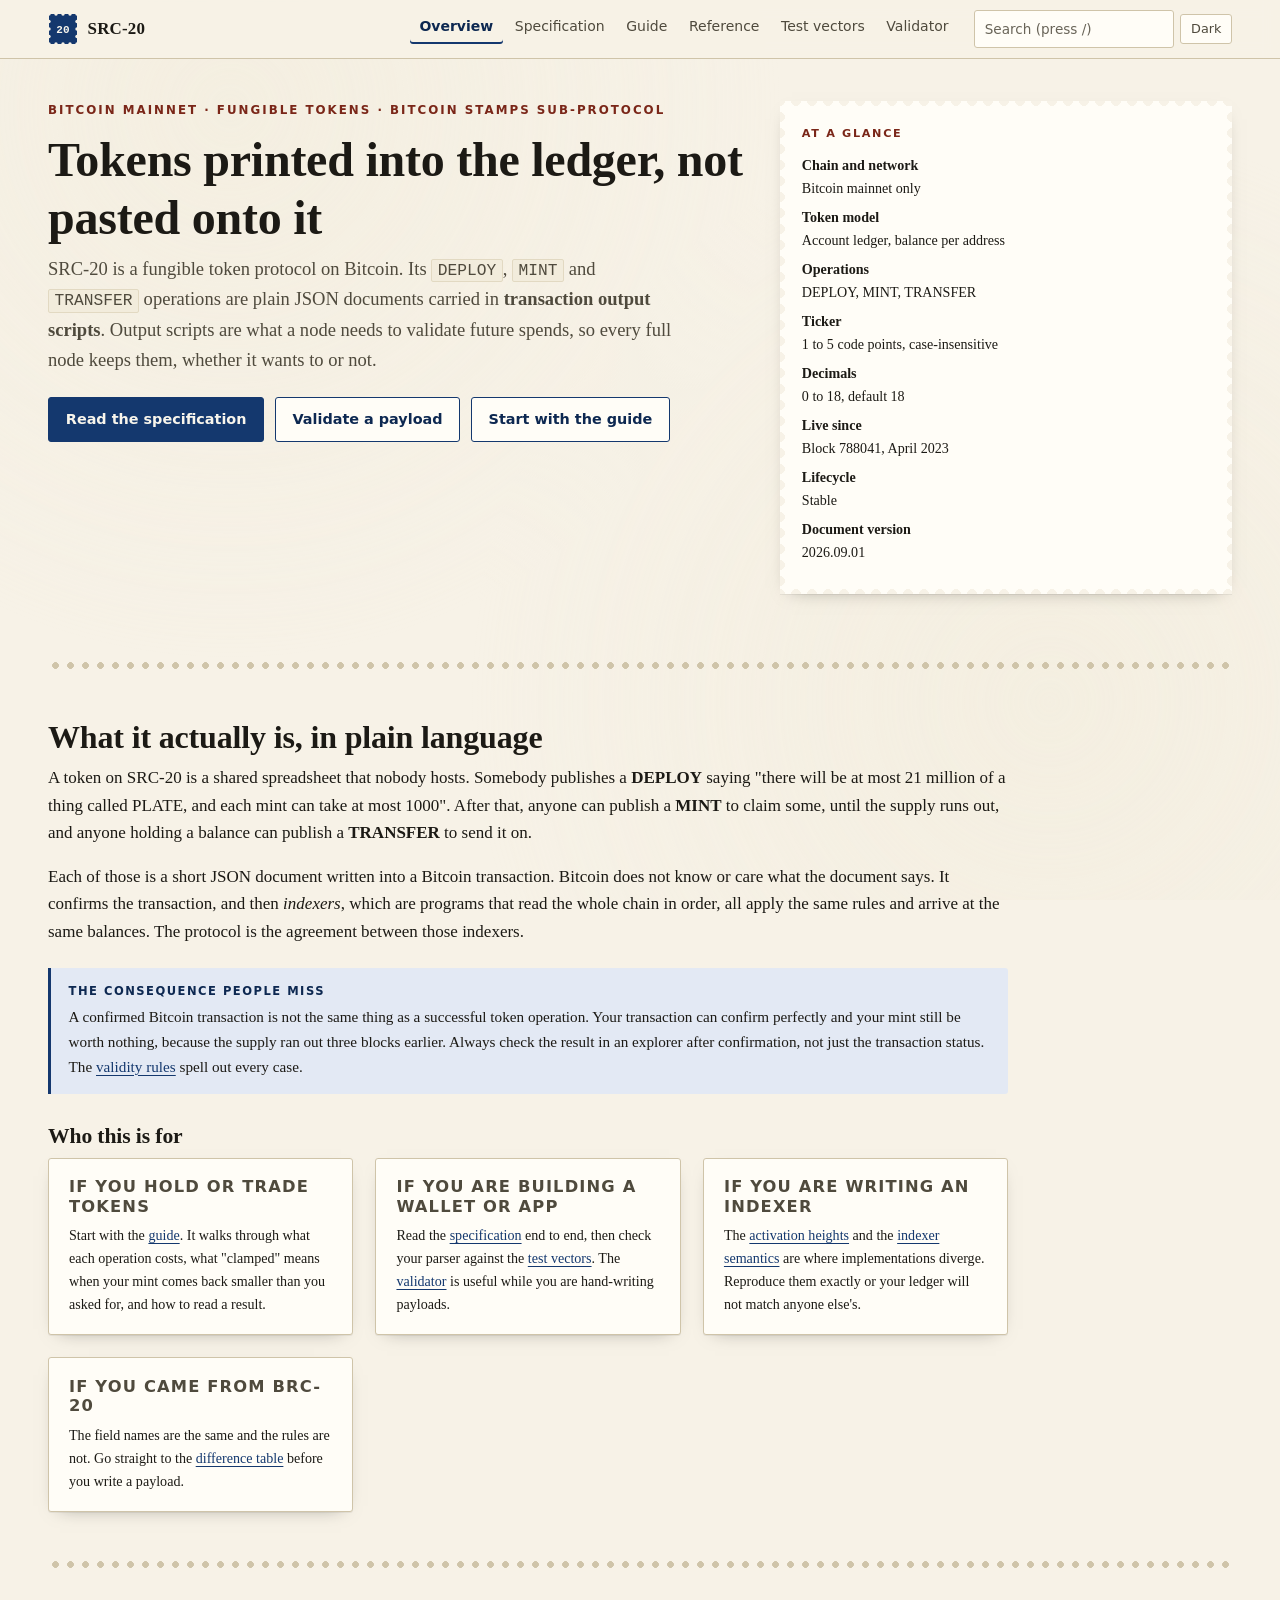
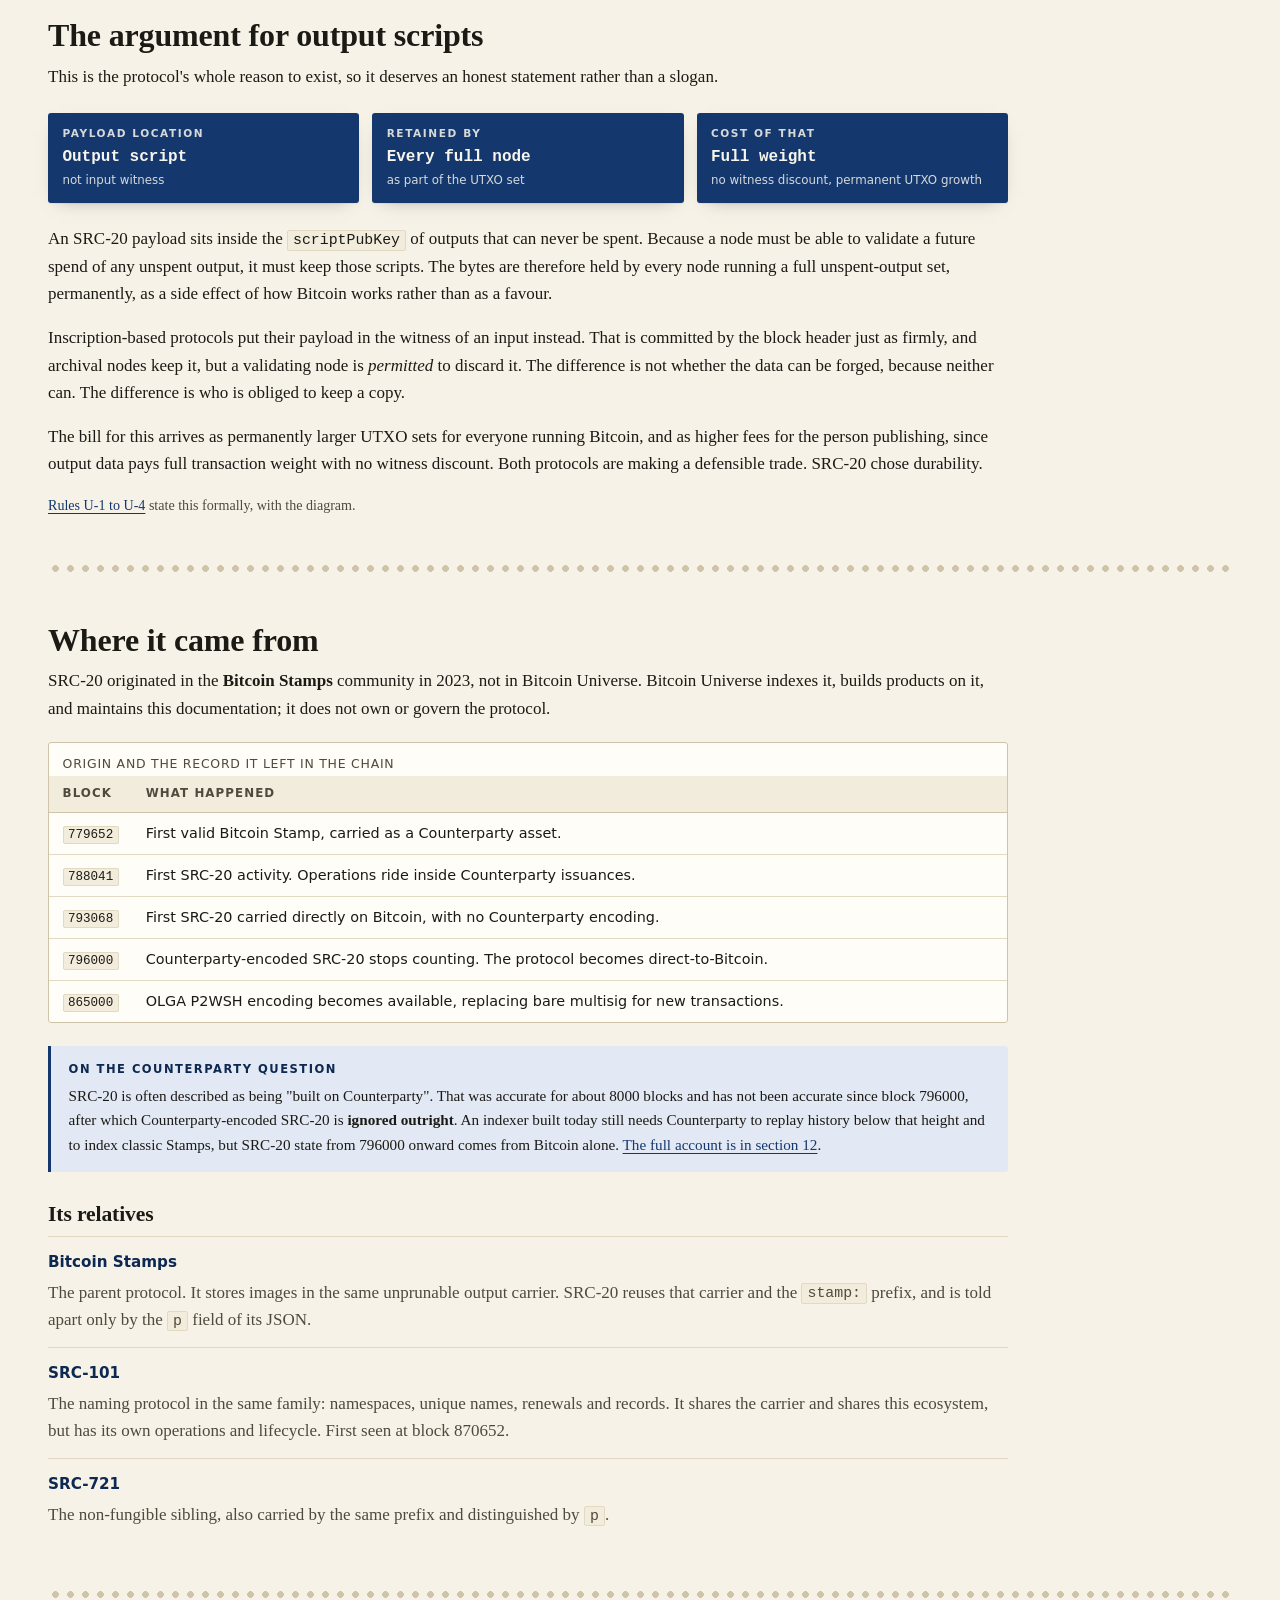
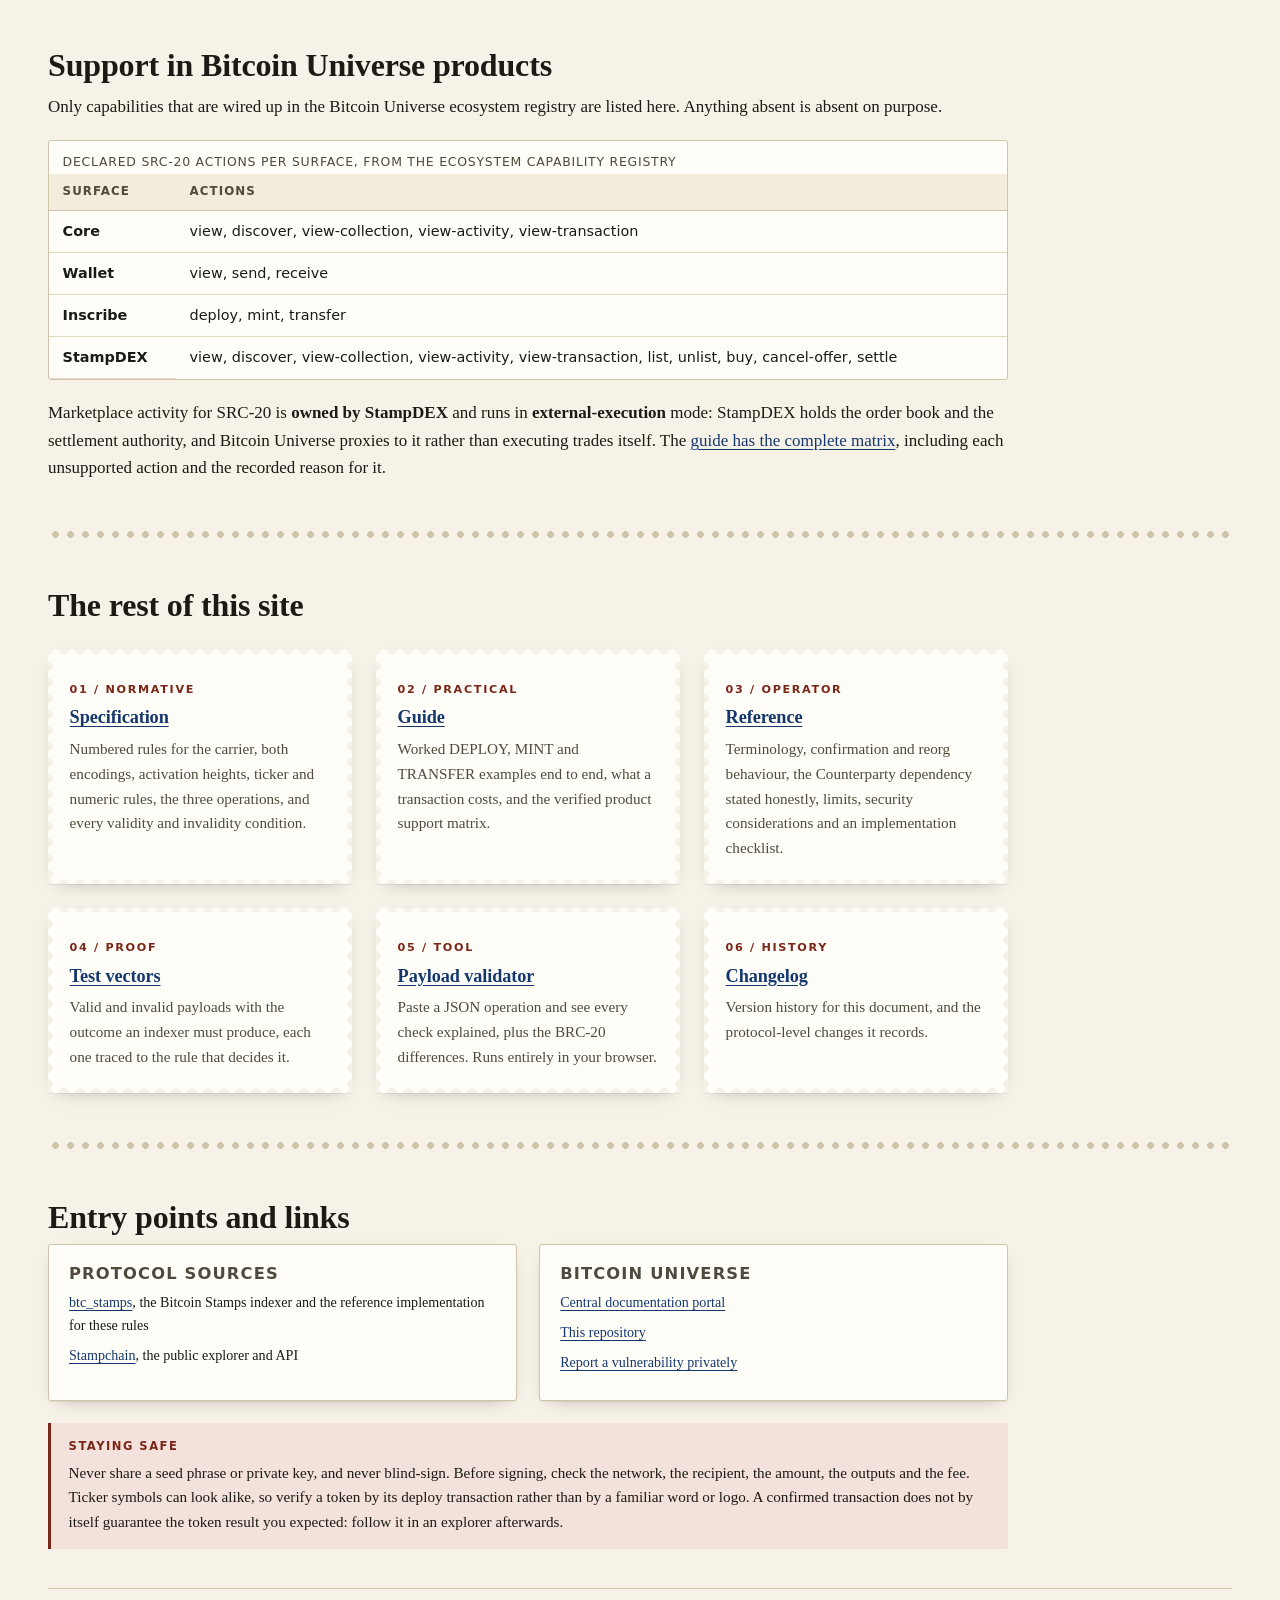
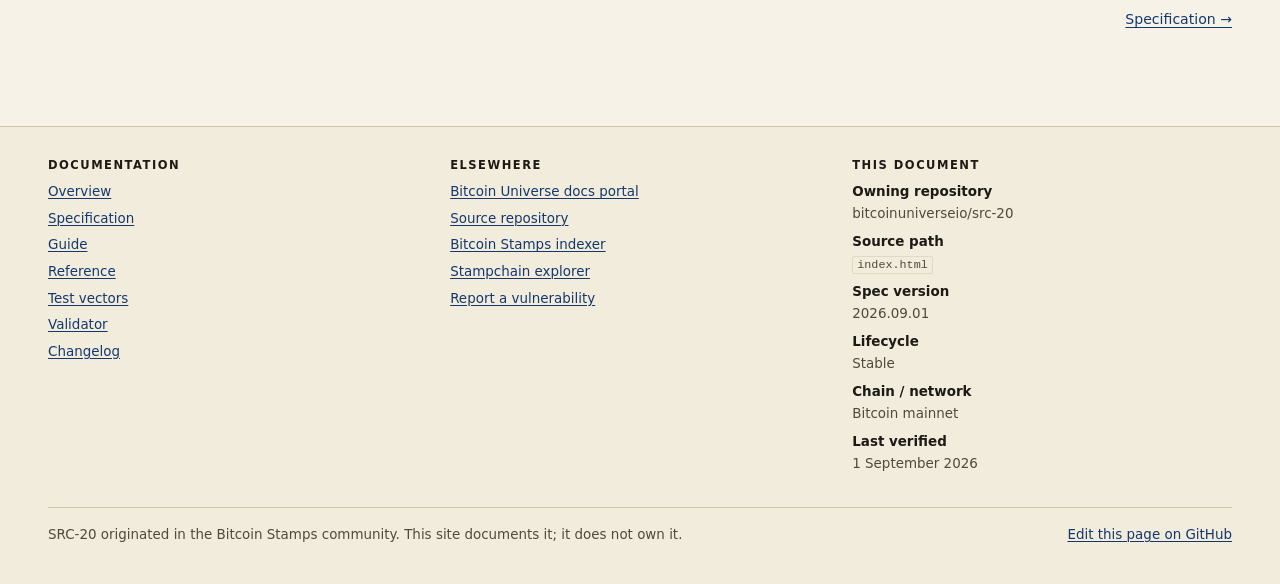
<file: index.html>
<!doctype html>
<html lang="en">
<head>
<meta charset="utf-8">
<meta name="viewport" content="width=device-width, initial-scale=1">
<title>SRC-20: fungible tokens in unprunable Bitcoin outputs</title>
<meta name="description" content="SRC-20 is a fungible token protocol on Bitcoin. Operations are JSON documents stored in transaction output scripts through the Bitcoin Stamps data carrier, so every full node keeps them. Specification, guide, reference, test vectors and a payload validator.">
<link rel="canonical" href="https://bitcoinuniverseio.github.io/src-20/">
<link rel="icon" href="assets/favicon.svg" type="image/svg+xml">
<link rel="stylesheet" href="assets/site.css">
<link rel="search-index" href="search-index.json">
<meta property="og:type" content="website">
<meta property="og:title" content="SRC-20: fungible tokens in unprunable Bitcoin outputs">
<meta property="og:description" content="The fungible token protocol built on Bitcoin Stamps. Specification, guide, reference, test vectors and a client-side payload validator.">
<meta property="og:url" content="https://bitcoinuniverseio.github.io/src-20/">
<meta property="og:image" content="https://bitcoinuniverseio.github.io/src-20/assets/og.svg">
<meta name="twitter:card" content="summary_large_image">
<script>try{var t=localStorage.getItem('src20-docs-theme');if(t==='dark'||t==='light')document.documentElement.setAttribute('data-theme',t);}catch(e){}</script>
</head>
<body>
<a class="skip-link" href="#main">Skip to content</a>

<header class="site-header">
  <div class="wrap header-inner">
    <a class="brand" href="index.html">
      <svg class="brand-mark" viewBox="0 0 30 34" aria-hidden="true" focusable="false">
        <rect x="1" y="2" width="28" height="30" rx="1" fill="var(--accent)"/>
        <g fill="var(--paper)">
          <circle cx="1" cy="2" r="1.7"/><circle cx="8" cy="2" r="1.7"/><circle cx="15" cy="2" r="1.7"/><circle cx="22" cy="2" r="1.7"/><circle cx="29" cy="2" r="1.7"/>
          <circle cx="1" cy="32" r="1.7"/><circle cx="8" cy="32" r="1.7"/><circle cx="15" cy="32" r="1.7"/><circle cx="22" cy="32" r="1.7"/><circle cx="29" cy="32" r="1.7"/>
          <circle cx="1" cy="9.5" r="1.7"/><circle cx="1" cy="17" r="1.7"/><circle cx="1" cy="24.5" r="1.7"/>
          <circle cx="29" cy="9.5" r="1.7"/><circle cx="29" cy="17" r="1.7"/><circle cx="29" cy="24.5" r="1.7"/>
        </g>
        <text x="15" y="21" text-anchor="middle" font-family="ui-monospace, Menlo, Consolas, monospace" font-size="11" font-weight="700" fill="var(--on-accent)">20</text>
      </svg>
      <span>SRC-20</span>
    </a>
    <nav class="site-nav" aria-label="Primary">
      <ul>
        <li><a href="index.html" aria-current="page">Overview</a></li>
        <li><a href="specification.html">Specification</a></li>
        <li><a href="guide.html">Guide</a></li>
        <li><a href="reference.html">Reference</a></li>
        <li><a href="vectors.html">Test vectors</a></li>
        <li><a href="validator.html">Validator</a></li>
      </ul>
    </nav>
    <div class="header-tools">
      <form class="search" id="site-search" role="search" hidden>
        <label class="visually-hidden" for="q">Search the SRC-20 documentation</label>
        <input class="search-input" id="q" type="search" placeholder="Search (press /)" autocomplete="off">
        <ul class="search-results" id="search-results" aria-live="polite"></ul>
      </form>
      <button class="theme-toggle" id="theme-toggle" type="button" hidden>Dark</button>
    </div>
  </div>
</header>

<main id="main">
  <div class="wrap">

    <div class="hero">
      <div class="hero-grid">
        <div>
          <p class="eyebrow">Bitcoin mainnet &middot; Fungible tokens &middot; Bitcoin Stamps sub-protocol</p>
          <h1>Tokens printed into the ledger, not pasted onto it</h1>
          <p class="lede">SRC-20 is a fungible token protocol on Bitcoin. Its <code>DEPLOY</code>, <code>MINT</code> and <code>TRANSFER</code> operations are plain JSON documents carried in <strong>transaction output scripts</strong>. Output scripts are what a node needs to validate future spends, so every full node keeps them, whether it wants to or not.</p>
          <div class="cta-row">
            <a class="btn btn-primary" href="specification.html">Read the specification</a>
            <a class="btn" href="validator.html">Validate a payload</a>
            <a class="btn" href="guide.html">Start with the guide</a>
          </div>
        </div>
        <div>
          <div class="stamp">
            <p class="plate-title">At a glance</p>
            <dl class="footer-meta small">
              <dt>Chain and network</dt><dd>Bitcoin mainnet only</dd>
              <dt>Token model</dt><dd>Account ledger, balance per address</dd>
              <dt>Operations</dt><dd>DEPLOY, MINT, TRANSFER</dd>
              <dt>Ticker</dt><dd>1 to 5 code points, case-insensitive</dd>
              <dt>Decimals</dt><dd>0 to 18, default 18</dd>
              <dt>Live since</dt><dd>Block 788041, April 2023</dd>
              <dt>Lifecycle</dt><dd>Stable</dd>
              <dt>Document version</dt><dd>2026.09.01</dd>
            </dl>
          </div>
        </div>
      </div>
    </div>

    <hr class="perf">

    <section class="prose-wide">
      <h2 id="plain">What it actually is, in plain language</h2>
      <p>A token on SRC-20 is a shared spreadsheet that nobody hosts. Somebody publishes a <strong>DEPLOY</strong> saying "there will be at most 21 million of a thing called PLATE, and each mint can take at most 1000". After that, anyone can publish a <strong>MINT</strong> to claim some, until the supply runs out, and anyone holding a balance can publish a <strong>TRANSFER</strong> to send it on.</p>
      <p>Each of those is a short JSON document written into a Bitcoin transaction. Bitcoin does not know or care what the document says. It confirms the transaction, and then <em>indexers</em>, which are programs that read the whole chain in order, all apply the same rules and arrive at the same balances. The protocol is the agreement between those indexers.</p>

      <div class="note">
        <span class="note-title">The consequence people miss</span>
        <p>A confirmed Bitcoin transaction is not the same thing as a successful token operation. Your transaction can confirm perfectly and your mint still be worth nothing, because the supply ran out three blocks earlier. Always check the result in an explorer after confirmation, not just the transaction status. The <a href="specification.html#validity">validity rules</a> spell out every case.</p>
      </div>

      <h3>Who this is for</h3>
      <div class="grid-2">
        <div class="panel">
          <h4>If you hold or trade tokens</h4>
          <p class="small">Start with the <a href="guide.html">guide</a>. It walks through what each operation costs, what "clamped" means when your mint comes back smaller than you asked for, and how to read a result.</p>
        </div>
        <div class="panel">
          <h4>If you are building a wallet or app</h4>
          <p class="small">Read the <a href="specification.html">specification</a> end to end, then check your parser against the <a href="vectors.html">test vectors</a>. The <a href="validator.html">validator</a> is useful while you are hand-writing payloads.</p>
        </div>
        <div class="panel">
          <h4>If you are writing an indexer</h4>
          <p class="small">The <a href="specification.html#heights">activation heights</a> and the <a href="reference.html#semantics">indexer semantics</a> are where implementations diverge. Reproduce them exactly or your ledger will not match anyone else's.</p>
        </div>
        <div class="panel">
          <h4>If you came from BRC-20</h4>
          <p class="small">The field names are the same and the rules are not. Go straight to the <a href="validator.html#brc20">difference table</a> before you write a payload.</p>
        </div>
      </div>
    </section>

    <hr class="perf">

    <section class="prose-wide">
      <h2 id="unprunable">The argument for output scripts</h2>
      <p>This is the protocol's whole reason to exist, so it deserves an honest statement rather than a slogan.</p>

      <ul class="denoms">
        <li class="denom"><span class="denom-label">Payload location</span><span class="denom-value small">Output script</span><span class="denom-note">not input witness</span></li>
        <li class="denom"><span class="denom-label">Retained by</span><span class="denom-value small">Every full node</span><span class="denom-note">as part of the UTXO set</span></li>
        <li class="denom"><span class="denom-label">Cost of that</span><span class="denom-value small">Full weight</span><span class="denom-note">no witness discount, permanent UTXO growth</span></li>
      </ul>

      <p>An SRC-20 payload sits inside the <code>scriptPubKey</code> of outputs that can never be spent. Because a node must be able to validate a future spend of any unspent output, it must keep those scripts. The bytes are therefore held by every node running a full unspent-output set, permanently, as a side effect of how Bitcoin works rather than as a favour.</p>
      <p>Inscription-based protocols put their payload in the witness of an input instead. That is committed by the block header just as firmly, and archival nodes keep it, but a validating node is <em>permitted</em> to discard it. The difference is not whether the data can be forged, because neither can. The difference is who is obliged to keep a copy.</p>
      <p>The bill for this arrives as permanently larger UTXO sets for everyone running Bitcoin, and as higher fees for the person publishing, since output data pays full transaction weight with no witness discount. Both protocols are making a defensible trade. SRC-20 chose durability.</p>
      <p class="small muted"><a href="specification.html#unprunable">Rules U-1 to U-4</a> state this formally, with the diagram.</p>
    </section>

    <hr class="perf">

    <section class="prose-wide">
      <h2 id="origin">Where it came from</h2>
      <p>SRC-20 originated in the <strong>Bitcoin Stamps</strong> community in 2023, not in Bitcoin Universe. Bitcoin Universe indexes it, builds products on it, and maintains this documentation; it does not own or govern the protocol.</p>

      <div class="table-scroll">
        <table>
          <caption>Origin and the record it left in the chain</caption>
          <thead><tr><th scope="col">Block</th><th scope="col">What happened</th></tr></thead>
          <tbody>
            <tr><td class="col-narrow"><code>779652</code></td><td>First valid Bitcoin Stamp, carried as a Counterparty asset.</td></tr>
            <tr><td class="col-narrow"><code>788041</code></td><td>First SRC-20 activity. Operations ride inside Counterparty issuances.</td></tr>
            <tr><td class="col-narrow"><code>793068</code></td><td>First SRC-20 carried directly on Bitcoin, with no Counterparty encoding.</td></tr>
            <tr><td class="col-narrow"><code>796000</code></td><td>Counterparty-encoded SRC-20 stops counting. The protocol becomes direct-to-Bitcoin.</td></tr>
            <tr><td class="col-narrow"><code>865000</code></td><td>OLGA P2WSH encoding becomes available, replacing bare multisig for new transactions.</td></tr>
          </tbody>
        </table>
      </div>

      <div class="note">
        <span class="note-title">On the Counterparty question</span>
        <p>SRC-20 is often described as being "built on Counterparty". That was accurate for about 8000 blocks and has not been accurate since block 796000, after which Counterparty-encoded SRC-20 is <strong>ignored outright</strong>. An indexer built today still needs Counterparty to replay history below that height and to index classic Stamps, but SRC-20 state from 796000 onward comes from Bitcoin alone. <a href="specification.html#counterparty">The full account is in section 12</a>.</p>
      </div>

      <h3>Its relatives</h3>
      <dl class="terms">
        <dt>Bitcoin Stamps</dt>
        <dd>The parent protocol. It stores images in the same unprunable output carrier. SRC-20 reuses that carrier and the <code>stamp:</code> prefix, and is told apart only by the <code>p</code> field of its JSON.</dd>
        <dt>SRC-101</dt>
        <dd>The naming protocol in the same family: namespaces, unique names, renewals and records. It shares the carrier and shares this ecosystem, but has its own operations and lifecycle. First seen at block 870652.</dd>
        <dt>SRC-721</dt>
        <dd>The non-fungible sibling, also carried by the same prefix and distinguished by <code>p</code>.</dd>
      </dl>
    </section>

    <hr class="perf">

    <section class="prose-wide">
      <h2 id="support">Support in Bitcoin Universe products</h2>
      <p>Only capabilities that are wired up in the Bitcoin Universe ecosystem registry are listed here. Anything absent is absent on purpose.</p>

      <div class="table-scroll">
        <table>
          <caption>Declared SRC-20 actions per surface, from the ecosystem capability registry</caption>
          <thead><tr><th scope="col">Surface</th><th scope="col">Actions</th></tr></thead>
          <tbody>
            <tr><th scope="row">Core</th><td>view, discover, view-collection, view-activity, view-transaction</td></tr>
            <tr><th scope="row">Wallet</th><td>view, send, receive</td></tr>
            <tr><th scope="row">Inscribe</th><td>deploy, mint, transfer</td></tr>
            <tr><th scope="row">StampDEX</th><td>view, discover, view-collection, view-activity, view-transaction, list, unlist, buy, cancel-offer, settle</td></tr>
          </tbody>
        </table>
      </div>

      <p>Marketplace activity for SRC-20 is <strong>owned by StampDEX</strong> and runs in <strong>external-execution</strong> mode: StampDEX holds the order book and the settlement authority, and Bitcoin Universe proxies to it rather than executing trades itself. The <a href="guide.html#support">guide has the complete matrix</a>, including each unsupported action and the recorded reason for it.</p>
    </section>

    <hr class="perf">

    <section class="prose-wide">
      <h2 id="pages">The rest of this site</h2>
      <ul class="cards">
        <li class="stamp card">
          <span class="card-index">01 / Normative</span>
          <h3><a href="specification.html">Specification</a></h3>
          <p>Numbered rules for the carrier, both encodings, activation heights, ticker and numeric rules, the three operations, and every validity and invalidity condition.</p>
        </li>
        <li class="stamp card">
          <span class="card-index">02 / Practical</span>
          <h3><a href="guide.html">Guide</a></h3>
          <p>Worked DEPLOY, MINT and TRANSFER examples end to end, what a transaction costs, and the verified product support matrix.</p>
        </li>
        <li class="stamp card">
          <span class="card-index">03 / Operator</span>
          <h3><a href="reference.html">Reference</a></h3>
          <p>Terminology, confirmation and reorg behaviour, the Counterparty dependency stated honestly, limits, security considerations and an implementation checklist.</p>
        </li>
        <li class="stamp card">
          <span class="card-index">04 / Proof</span>
          <h3><a href="vectors.html">Test vectors</a></h3>
          <p>Valid and invalid payloads with the outcome an indexer must produce, each one traced to the rule that decides it.</p>
        </li>
        <li class="stamp card">
          <span class="card-index">05 / Tool</span>
          <h3><a href="validator.html">Payload validator</a></h3>
          <p>Paste a JSON operation and see every check explained, plus the BRC-20 differences. Runs entirely in your browser.</p>
        </li>
        <li class="stamp card">
          <span class="card-index">06 / History</span>
          <h3><a href="changelog.html">Changelog</a></h3>
          <p>Version history for this document, and the protocol-level changes it records.</p>
        </li>
      </ul>
    </section>

    <hr class="perf">

    <section class="prose-wide">
      <h2 id="links">Entry points and links</h2>
      <div class="grid-2">
        <div class="panel">
          <h3 class="label-head">Protocol sources</h3>
          <ul class="linklist small">
            <li><a href="https://github.com/stampchain-io/btc_stamps">btc_stamps</a>, the Bitcoin Stamps indexer and the reference implementation for these rules</li>
            <li><a href="https://stampchain.io/">Stampchain</a>, the public explorer and API</li>
          </ul>
        </div>
        <div class="panel">
          <h3 class="label-head">Bitcoin Universe</h3>
          <ul class="linklist small">
            <li><a href="https://docs.bitcoinuniverse.io">Central documentation portal</a></li>
            <li><a href="https://github.com/bitcoinuniverseio/src-20">This repository</a></li>
            <li><a href="https://github.com/bitcoinuniverseio/src-20/security/advisories/new">Report a vulnerability privately</a></li>
          </ul>
        </div>
      </div>

      <div class="note note-warn">
        <span class="note-title">Staying safe</span>
        <p>Never share a seed phrase or private key, and never blind-sign. Before signing, check the network, the recipient, the amount, the outputs and the fee. Ticker symbols can look alike, so verify a token by its deploy transaction rather than by a familiar word or logo. A confirmed transaction does not by itself guarantee the token result you expected: follow it in an explorer afterwards.</p>
      </div>
    </section>

    <nav class="page-nav" aria-label="Page">
      <span></span>
      <a href="specification.html">Specification &rarr;</a>
    </nav>

  </div>
</main>

<footer class="site-footer">
  <div class="wrap">
    <div class="footer-grid">
      <div>
        <h2>Documentation</h2>
        <ul>
          <li><a href="index.html">Overview</a></li>
          <li><a href="specification.html">Specification</a></li>
          <li><a href="guide.html">Guide</a></li>
          <li><a href="reference.html">Reference</a></li>
          <li><a href="vectors.html">Test vectors</a></li>
          <li><a href="validator.html">Validator</a></li>
          <li><a href="changelog.html">Changelog</a></li>
        </ul>
      </div>
      <div>
        <h2>Elsewhere</h2>
        <ul>
          <li><a href="https://docs.bitcoinuniverse.io">Bitcoin Universe docs portal</a></li>
          <li><a href="https://github.com/bitcoinuniverseio/src-20">Source repository</a></li>
          <li><a href="https://github.com/stampchain-io/btc_stamps">Bitcoin Stamps indexer</a></li>
          <li><a href="https://stampchain.io/">Stampchain explorer</a></li>
          <li><a href="https://github.com/bitcoinuniverseio/src-20/security/advisories/new">Report a vulnerability</a></li>
        </ul>
      </div>
      <div>
        <h2>This document</h2>
        <dl class="footer-meta">
          <dt>Owning repository</dt><dd>bitcoinuniverseio/src-20</dd>
          <dt>Source path</dt><dd><code>index.html</code></dd>
          <dt>Spec version</dt><dd>2026.09.01</dd>
          <dt>Lifecycle</dt><dd>Stable</dd>
          <dt>Chain / network</dt><dd>Bitcoin mainnet</dd>
          <dt>Last verified</dt><dd><time datetime="2026-09-01">1 September 2026</time></dd>
        </dl>
      </div>
    </div>
    <div class="footer-bottom">
      <span>SRC-20 originated in the Bitcoin Stamps community. This site documents it; it does not own it.</span>
      <a href="https://github.com/bitcoinuniverseio/src-20/edit/main/index.html">Edit this page on GitHub</a>
    </div>
  </div>
</footer>

<script src="assets/site.js" defer></script>
</body>
</html>
</file>
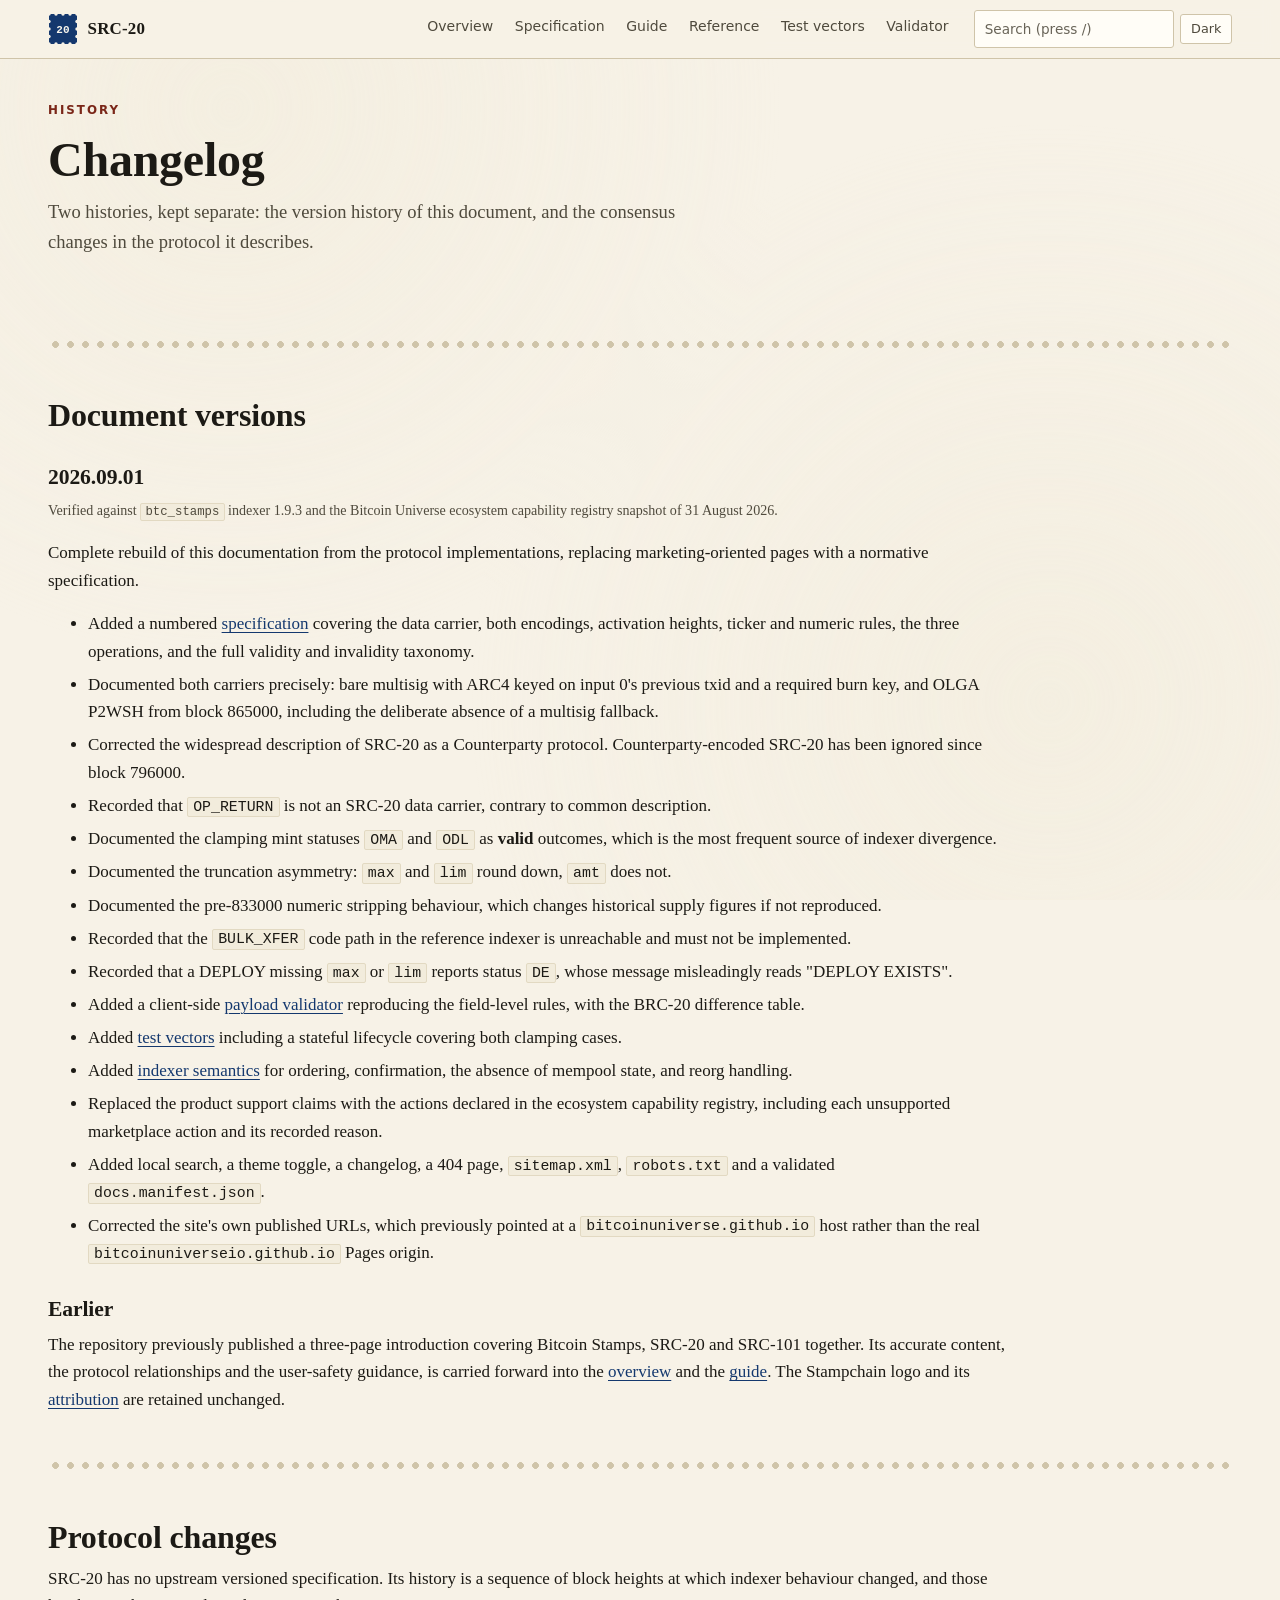
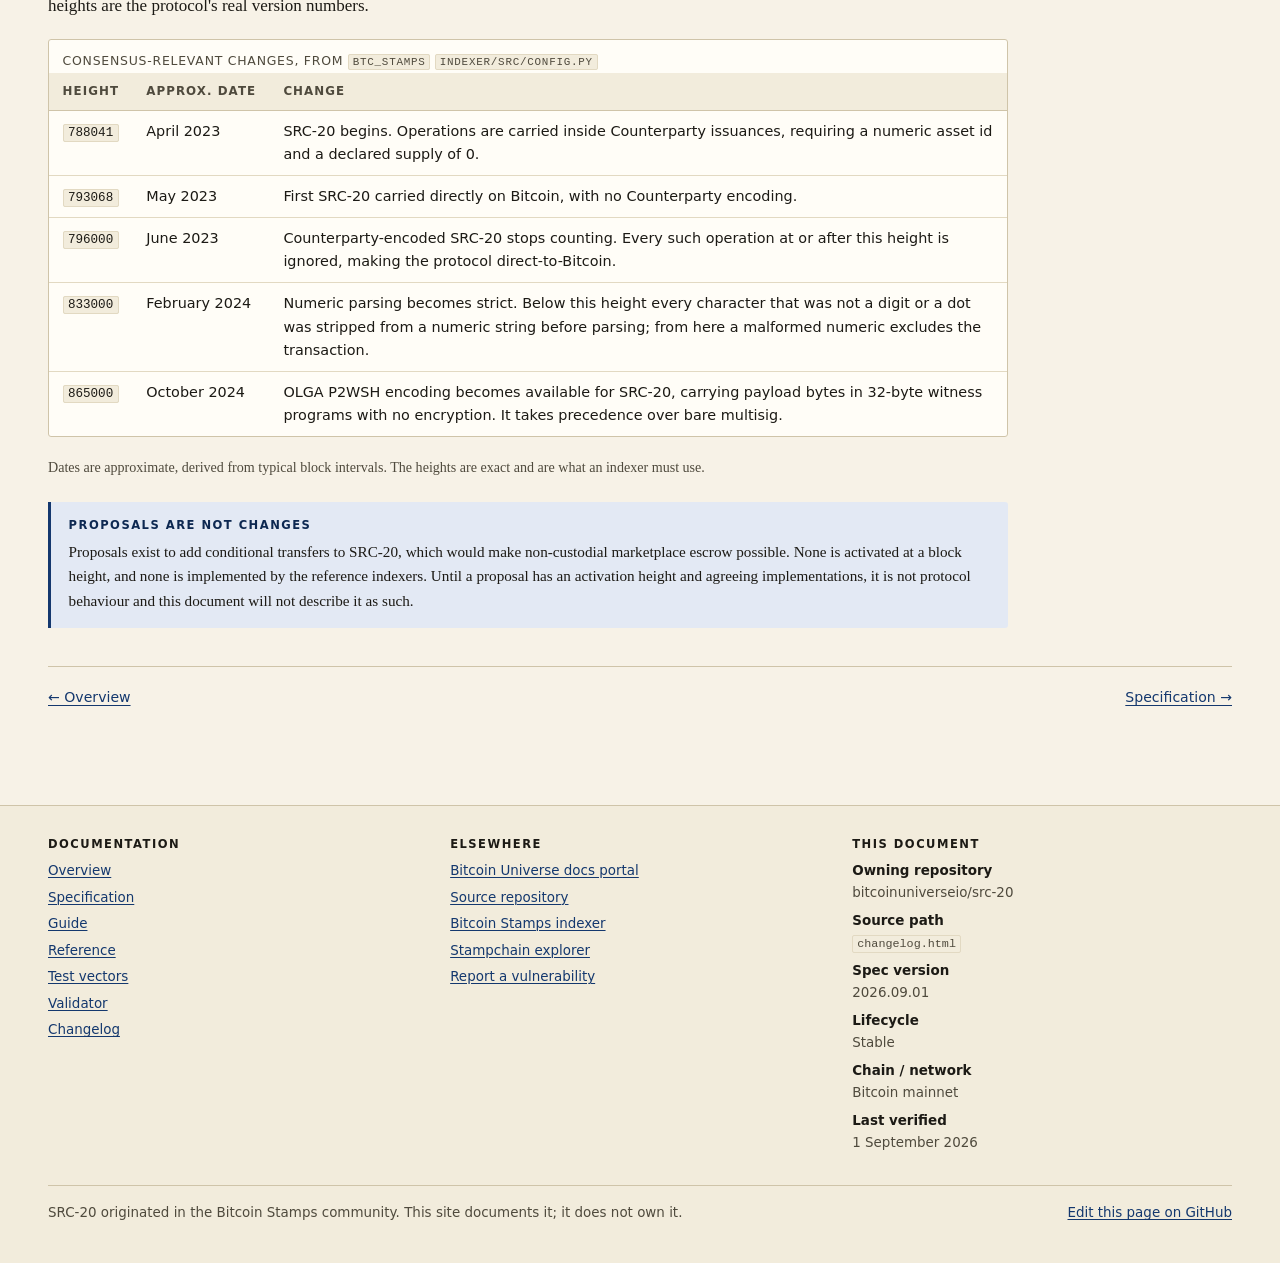
<file: changelog.html>
<!doctype html>
<html lang="en">
<head>
<meta charset="utf-8">
<meta name="viewport" content="width=device-width, initial-scale=1">
<title>SRC-20 changelog</title>
<meta name="description" content="Version history for the SRC-20 documentation, and the protocol-level consensus changes it records, each tied to the Bitcoin block height where behaviour changed.">
<link rel="canonical" href="https://bitcoinuniverseio.github.io/src-20/changelog.html">
<link rel="icon" href="assets/favicon.svg" type="image/svg+xml">
<link rel="stylesheet" href="assets/site.css">
<link rel="search-index" href="search-index.json">
<meta property="og:type" content="article">
<meta property="og:title" content="SRC-20 changelog">
<meta property="og:description" content="Document version history and the protocol changes it records.">
<meta property="og:url" content="https://bitcoinuniverseio.github.io/src-20/changelog.html">
<meta property="og:image" content="https://bitcoinuniverseio.github.io/src-20/assets/og.svg">
<meta name="twitter:card" content="summary_large_image">
<script>try{var t=localStorage.getItem('src20-docs-theme');if(t==='dark'||t==='light')document.documentElement.setAttribute('data-theme',t);}catch(e){}</script>
</head>
<body>
<a class="skip-link" href="#main">Skip to content</a>

<header class="site-header">
  <div class="wrap header-inner">
    <a class="brand" href="index.html">
      <svg class="brand-mark" viewBox="0 0 30 34" aria-hidden="true" focusable="false">
        <rect x="1" y="2" width="28" height="30" rx="1" fill="var(--accent)"/>
        <g fill="var(--paper)">
          <circle cx="1" cy="2" r="1.7"/><circle cx="8" cy="2" r="1.7"/><circle cx="15" cy="2" r="1.7"/><circle cx="22" cy="2" r="1.7"/><circle cx="29" cy="2" r="1.7"/>
          <circle cx="1" cy="32" r="1.7"/><circle cx="8" cy="32" r="1.7"/><circle cx="15" cy="32" r="1.7"/><circle cx="22" cy="32" r="1.7"/><circle cx="29" cy="32" r="1.7"/>
          <circle cx="1" cy="9.5" r="1.7"/><circle cx="1" cy="17" r="1.7"/><circle cx="1" cy="24.5" r="1.7"/>
          <circle cx="29" cy="9.5" r="1.7"/><circle cx="29" cy="17" r="1.7"/><circle cx="29" cy="24.5" r="1.7"/>
        </g>
        <text x="15" y="21" text-anchor="middle" font-family="ui-monospace, Menlo, Consolas, monospace" font-size="11" font-weight="700" fill="var(--on-accent)">20</text>
      </svg>
      <span>SRC-20</span>
    </a>
    <nav class="site-nav" aria-label="Primary">
      <ul>
        <li><a href="index.html">Overview</a></li>
        <li><a href="specification.html">Specification</a></li>
        <li><a href="guide.html">Guide</a></li>
        <li><a href="reference.html">Reference</a></li>
        <li><a href="vectors.html">Test vectors</a></li>
        <li><a href="validator.html">Validator</a></li>
      </ul>
    </nav>
    <div class="header-tools">
      <form class="search" id="site-search" role="search" hidden>
        <label class="visually-hidden" for="q">Search the SRC-20 documentation</label>
        <input class="search-input" id="q" type="search" placeholder="Search (press /)" autocomplete="off">
        <ul class="search-results" id="search-results" aria-live="polite"></ul>
      </form>
      <button class="theme-toggle" id="theme-toggle" type="button" hidden>Dark</button>
    </div>
  </div>
</header>

<main id="main">
  <div class="wrap">

    <div class="hero">
      <p class="eyebrow">History</p>
      <h1>Changelog</h1>
      <p class="lede">Two histories, kept separate: the version history of this document, and the consensus changes in the protocol it describes.</p>
    </div>

    <hr class="perf">

    <section class="prose-wide">
      <h2 id="document">Document versions</h2>

      <h3 id="v2026-09-01">2026.09.01</h3>
      <p class="small muted">Verified against <code>btc_stamps</code> indexer 1.9.3 and the Bitcoin Universe ecosystem capability registry snapshot of 31 August 2026.</p>
      <p>Complete rebuild of this documentation from the protocol implementations, replacing marketing-oriented pages with a normative specification.</p>
      <ul>
        <li>Added a numbered <a href="specification.html">specification</a> covering the data carrier, both encodings, activation heights, ticker and numeric rules, the three operations, and the full validity and invalidity taxonomy.</li>
        <li>Documented both carriers precisely: bare multisig with ARC4 keyed on input 0's previous txid and a required burn key, and OLGA P2WSH from block 865000, including the deliberate absence of a multisig fallback.</li>
        <li>Corrected the widespread description of SRC-20 as a Counterparty protocol. Counterparty-encoded SRC-20 has been ignored since block 796000.</li>
        <li>Recorded that <code>OP_RETURN</code> is not an SRC-20 data carrier, contrary to common description.</li>
        <li>Documented the clamping mint statuses <code>OMA</code> and <code>ODL</code> as <strong>valid</strong> outcomes, which is the most frequent source of indexer divergence.</li>
        <li>Documented the truncation asymmetry: <code>max</code> and <code>lim</code> round down, <code>amt</code> does not.</li>
        <li>Documented the pre-833000 numeric stripping behaviour, which changes historical supply figures if not reproduced.</li>
        <li>Recorded that the <code>BULK_XFER</code> code path in the reference indexer is unreachable and must not be implemented.</li>
        <li>Recorded that a DEPLOY missing <code>max</code> or <code>lim</code> reports status <code>DE</code>, whose message misleadingly reads "DEPLOY EXISTS".</li>
        <li>Added a client-side <a href="validator.html">payload validator</a> reproducing the field-level rules, with the BRC-20 difference table.</li>
        <li>Added <a href="vectors.html">test vectors</a> including a stateful lifecycle covering both clamping cases.</li>
        <li>Added <a href="reference.html">indexer semantics</a> for ordering, confirmation, the absence of mempool state, and reorg handling.</li>
        <li>Replaced the product support claims with the actions declared in the ecosystem capability registry, including each unsupported marketplace action and its recorded reason.</li>
        <li>Added local search, a theme toggle, a changelog, a 404 page, <code>sitemap.xml</code>, <code>robots.txt</code> and a validated <code>docs.manifest.json</code>.</li>
        <li>Corrected the site's own published URLs, which previously pointed at a <code>bitcoinuniverse.github.io</code> host rather than the real <code>bitcoinuniverseio.github.io</code> Pages origin.</li>
      </ul>

      <h3 id="v2026-08">Earlier</h3>
      <p>The repository previously published a three-page introduction covering Bitcoin Stamps, SRC-20 and SRC-101 together. Its accurate content, the protocol relationships and the user-safety guidance, is carried forward into the <a href="index.html#origin">overview</a> and the <a href="guide.html#safety">guide</a>. The Stampchain logo and its <a href="https://github.com/bitcoinuniverseio/src-20/blob/main/assets/ATTRIBUTION.md">attribution</a> are retained unchanged.</p>
    </section>

    <hr class="perf">

    <section class="prose-wide">
      <h2 id="protocol">Protocol changes</h2>
      <p>SRC-20 has no upstream versioned specification. Its history is a sequence of block heights at which indexer behaviour changed, and those heights are the protocol's real version numbers.</p>

      <div class="table-scroll">
        <table>
          <caption>Consensus-relevant changes, from <code>btc_stamps</code> <code>indexer/src/config.py</code></caption>
          <thead><tr><th scope="col">Height</th><th scope="col">Approx. date</th><th scope="col">Change</th></tr></thead>
          <tbody>
            <tr><td class="col-narrow"><code>788041</code></td><td>April 2023</td><td>SRC-20 begins. Operations are carried inside Counterparty issuances, requiring a numeric asset id and a declared supply of 0.</td></tr>
            <tr><td class="col-narrow"><code>793068</code></td><td>May 2023</td><td>First SRC-20 carried directly on Bitcoin, with no Counterparty encoding.</td></tr>
            <tr><td class="col-narrow"><code>796000</code></td><td>June 2023</td><td>Counterparty-encoded SRC-20 stops counting. Every such operation at or after this height is ignored, making the protocol direct-to-Bitcoin.</td></tr>
            <tr><td class="col-narrow"><code>833000</code></td><td>February 2024</td><td>Numeric parsing becomes strict. Below this height every character that was not a digit or a dot was stripped from a numeric string before parsing; from here a malformed numeric excludes the transaction.</td></tr>
            <tr><td class="col-narrow"><code>865000</code></td><td>October 2024</td><td>OLGA P2WSH encoding becomes available for SRC-20, carrying payload bytes in 32-byte witness programs with no encryption. It takes precedence over bare multisig.</td></tr>
          </tbody>
        </table>
      </div>

      <p class="small muted">Dates are approximate, derived from typical block intervals. The heights are exact and are what an indexer must use.</p>

      <div class="note">
        <span class="note-title">Proposals are not changes</span>
        <p>Proposals exist to add conditional transfers to SRC-20, which would make non-custodial marketplace escrow possible. None is activated at a block height, and none is implemented by the reference indexers. Until a proposal has an activation height and agreeing implementations, it is not protocol behaviour and this document will not describe it as such.</p>
      </div>
    </section>

    <nav class="page-nav" aria-label="Page">
      <a href="index.html">&larr; Overview</a>
      <a href="specification.html">Specification &rarr;</a>
    </nav>

  </div>
</main>

<footer class="site-footer">
  <div class="wrap">
    <div class="footer-grid">
      <div>
        <h2>Documentation</h2>
        <ul>
          <li><a href="index.html">Overview</a></li>
          <li><a href="specification.html">Specification</a></li>
          <li><a href="guide.html">Guide</a></li>
          <li><a href="reference.html">Reference</a></li>
          <li><a href="vectors.html">Test vectors</a></li>
          <li><a href="validator.html">Validator</a></li>
          <li><a href="changelog.html">Changelog</a></li>
        </ul>
      </div>
      <div>
        <h2>Elsewhere</h2>
        <ul>
          <li><a href="https://docs.bitcoinuniverse.io">Bitcoin Universe docs portal</a></li>
          <li><a href="https://github.com/bitcoinuniverseio/src-20">Source repository</a></li>
          <li><a href="https://github.com/stampchain-io/btc_stamps">Bitcoin Stamps indexer</a></li>
          <li><a href="https://stampchain.io/">Stampchain explorer</a></li>
          <li><a href="https://github.com/bitcoinuniverseio/src-20/security/advisories/new">Report a vulnerability</a></li>
        </ul>
      </div>
      <div>
        <h2>This document</h2>
        <dl class="footer-meta">
          <dt>Owning repository</dt><dd>bitcoinuniverseio/src-20</dd>
          <dt>Source path</dt><dd><code>changelog.html</code></dd>
          <dt>Spec version</dt><dd>2026.09.01</dd>
          <dt>Lifecycle</dt><dd>Stable</dd>
          <dt>Chain / network</dt><dd>Bitcoin mainnet</dd>
          <dt>Last verified</dt><dd><time datetime="2026-09-01">1 September 2026</time></dd>
        </dl>
      </div>
    </div>
    <div class="footer-bottom">
      <span>SRC-20 originated in the Bitcoin Stamps community. This site documents it; it does not own it.</span>
      <a href="https://github.com/bitcoinuniverseio/src-20/edit/main/changelog.html">Edit this page on GitHub</a>
    </div>
  </div>
</footer>

<script src="assets/site.js" defer></script>
</body>
</html>
</file>
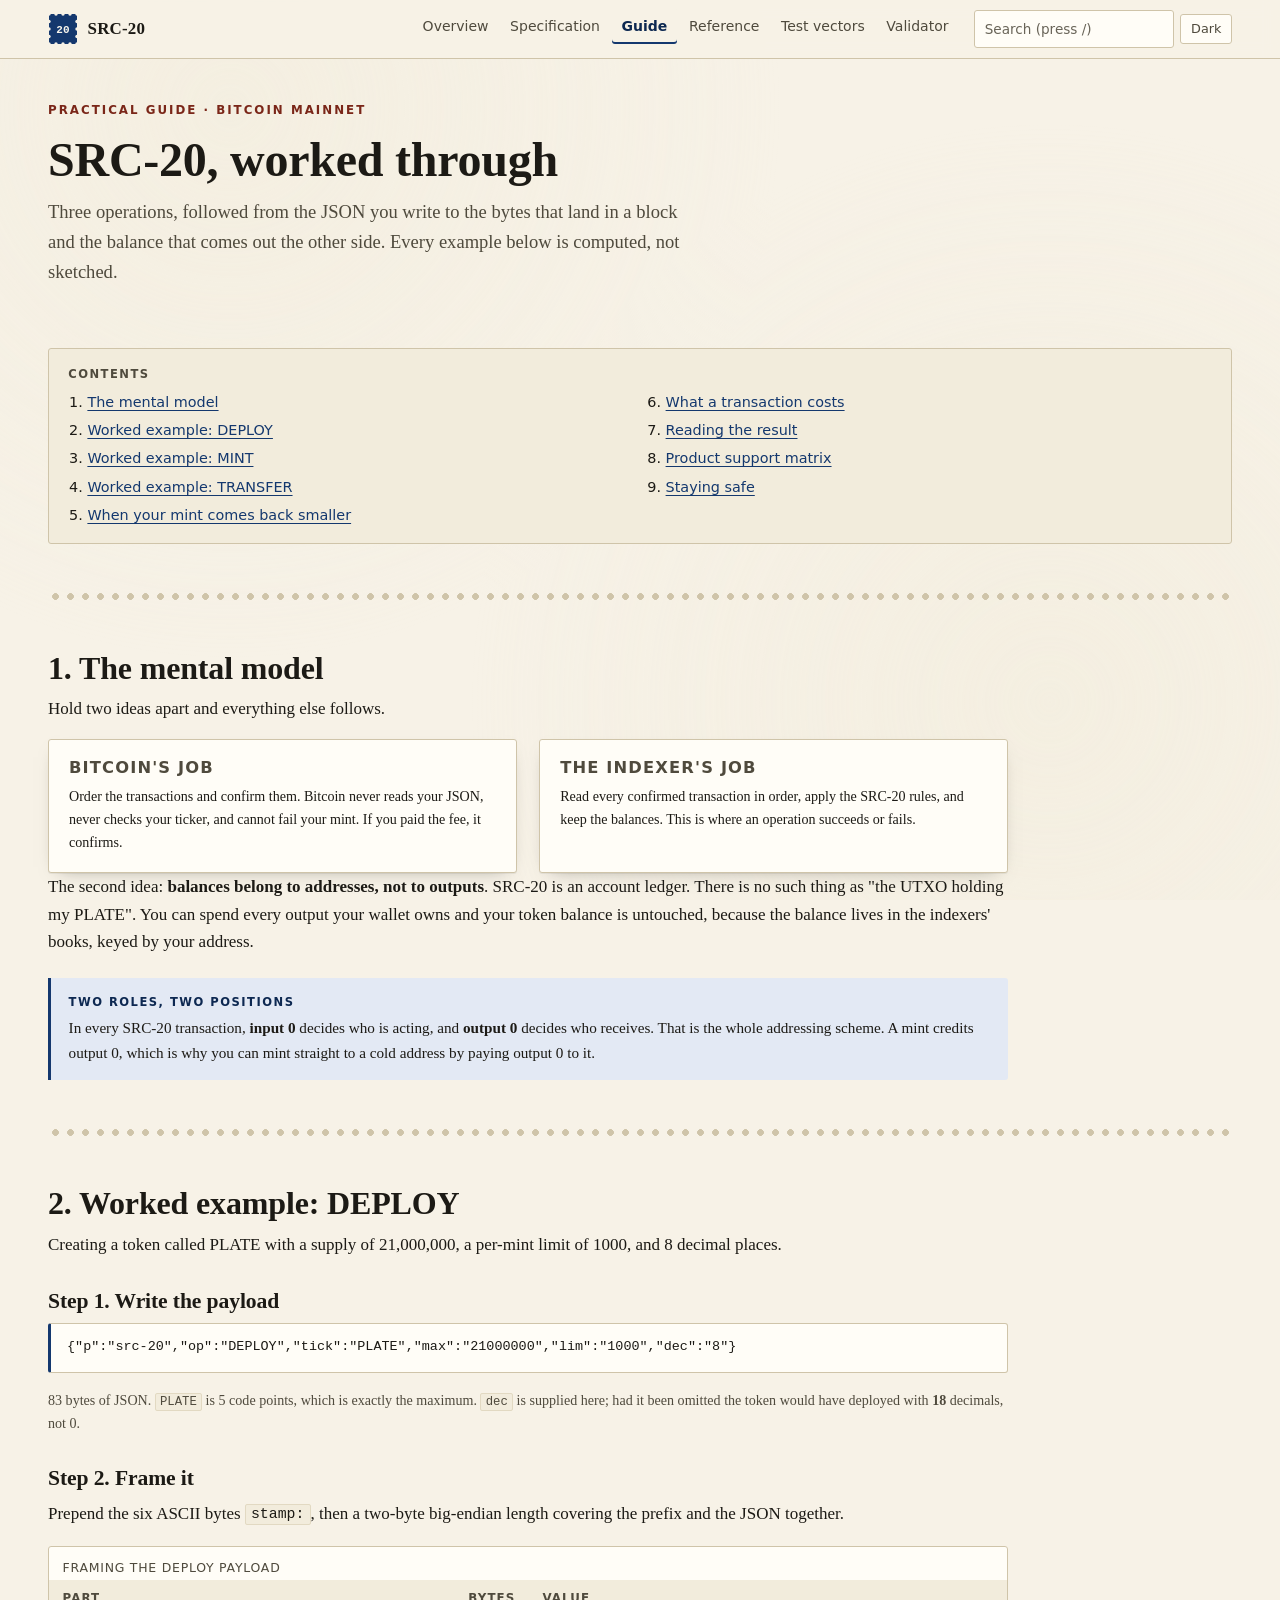
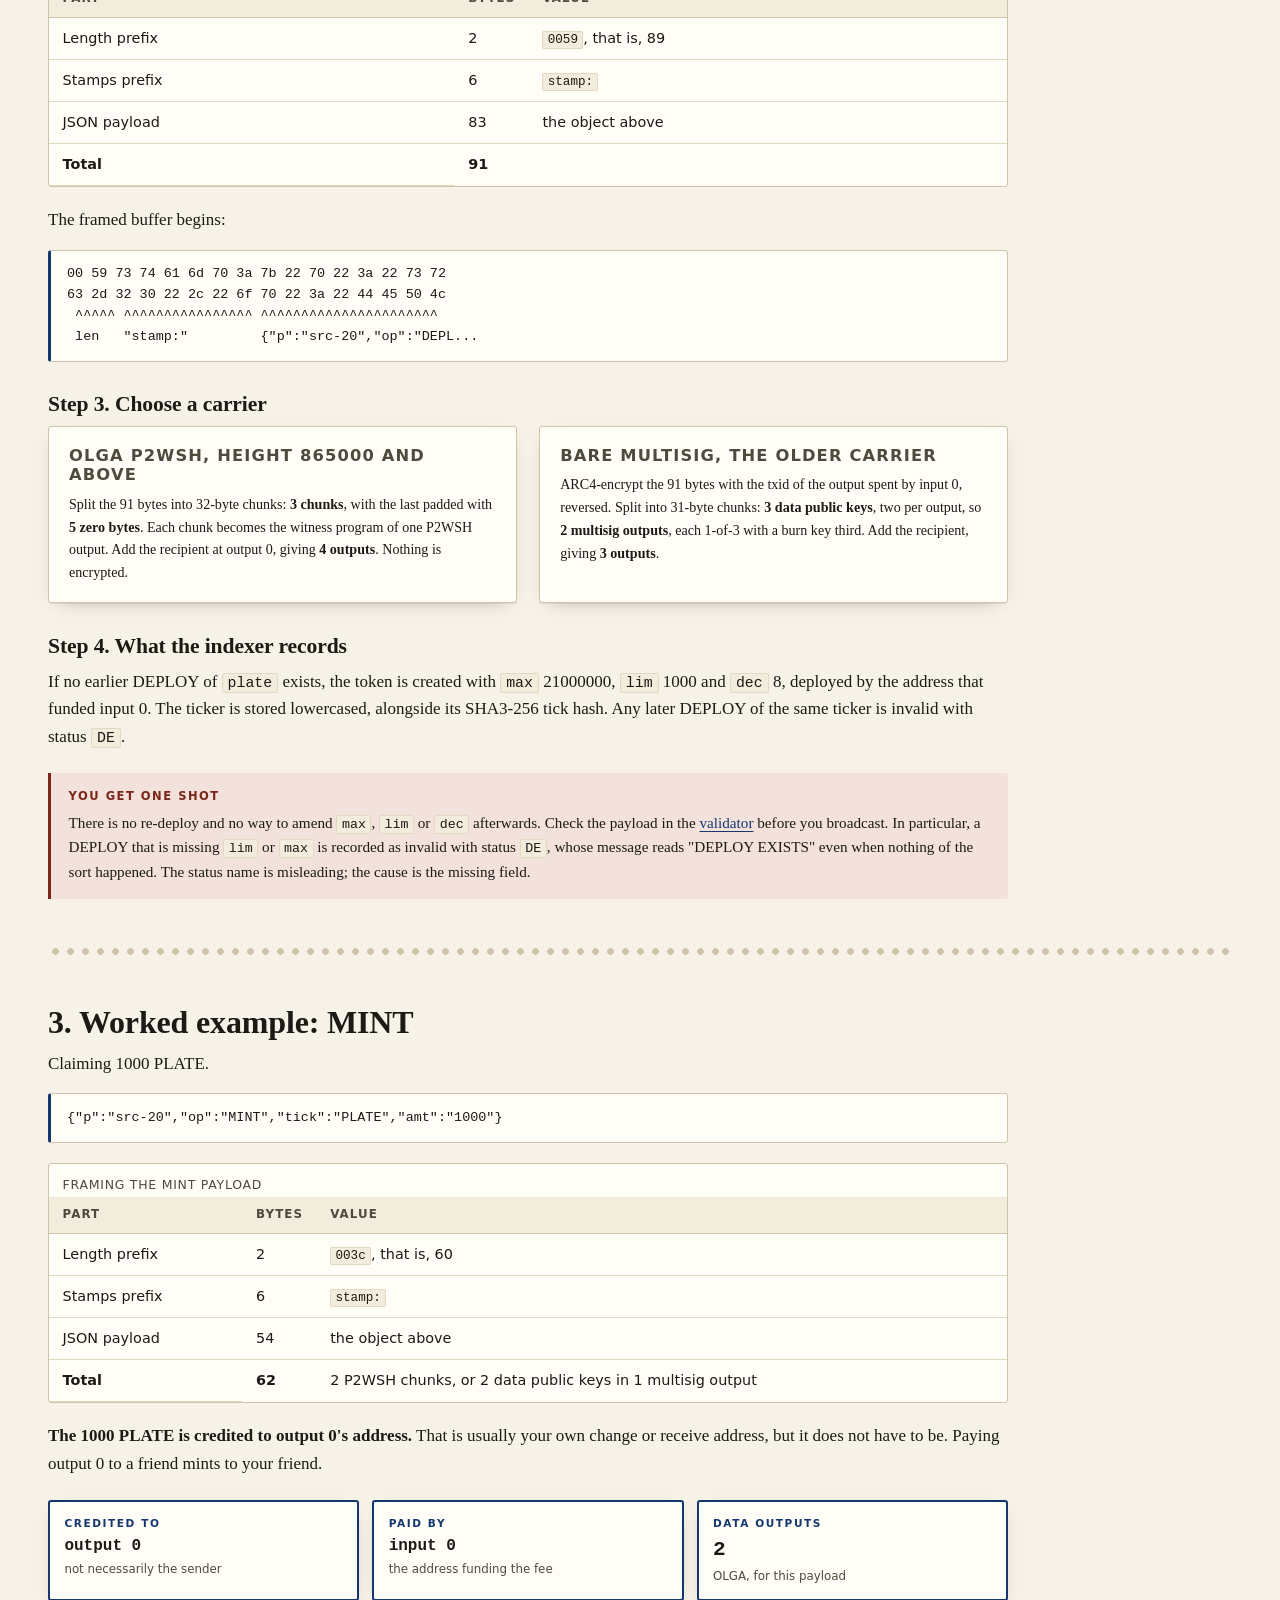
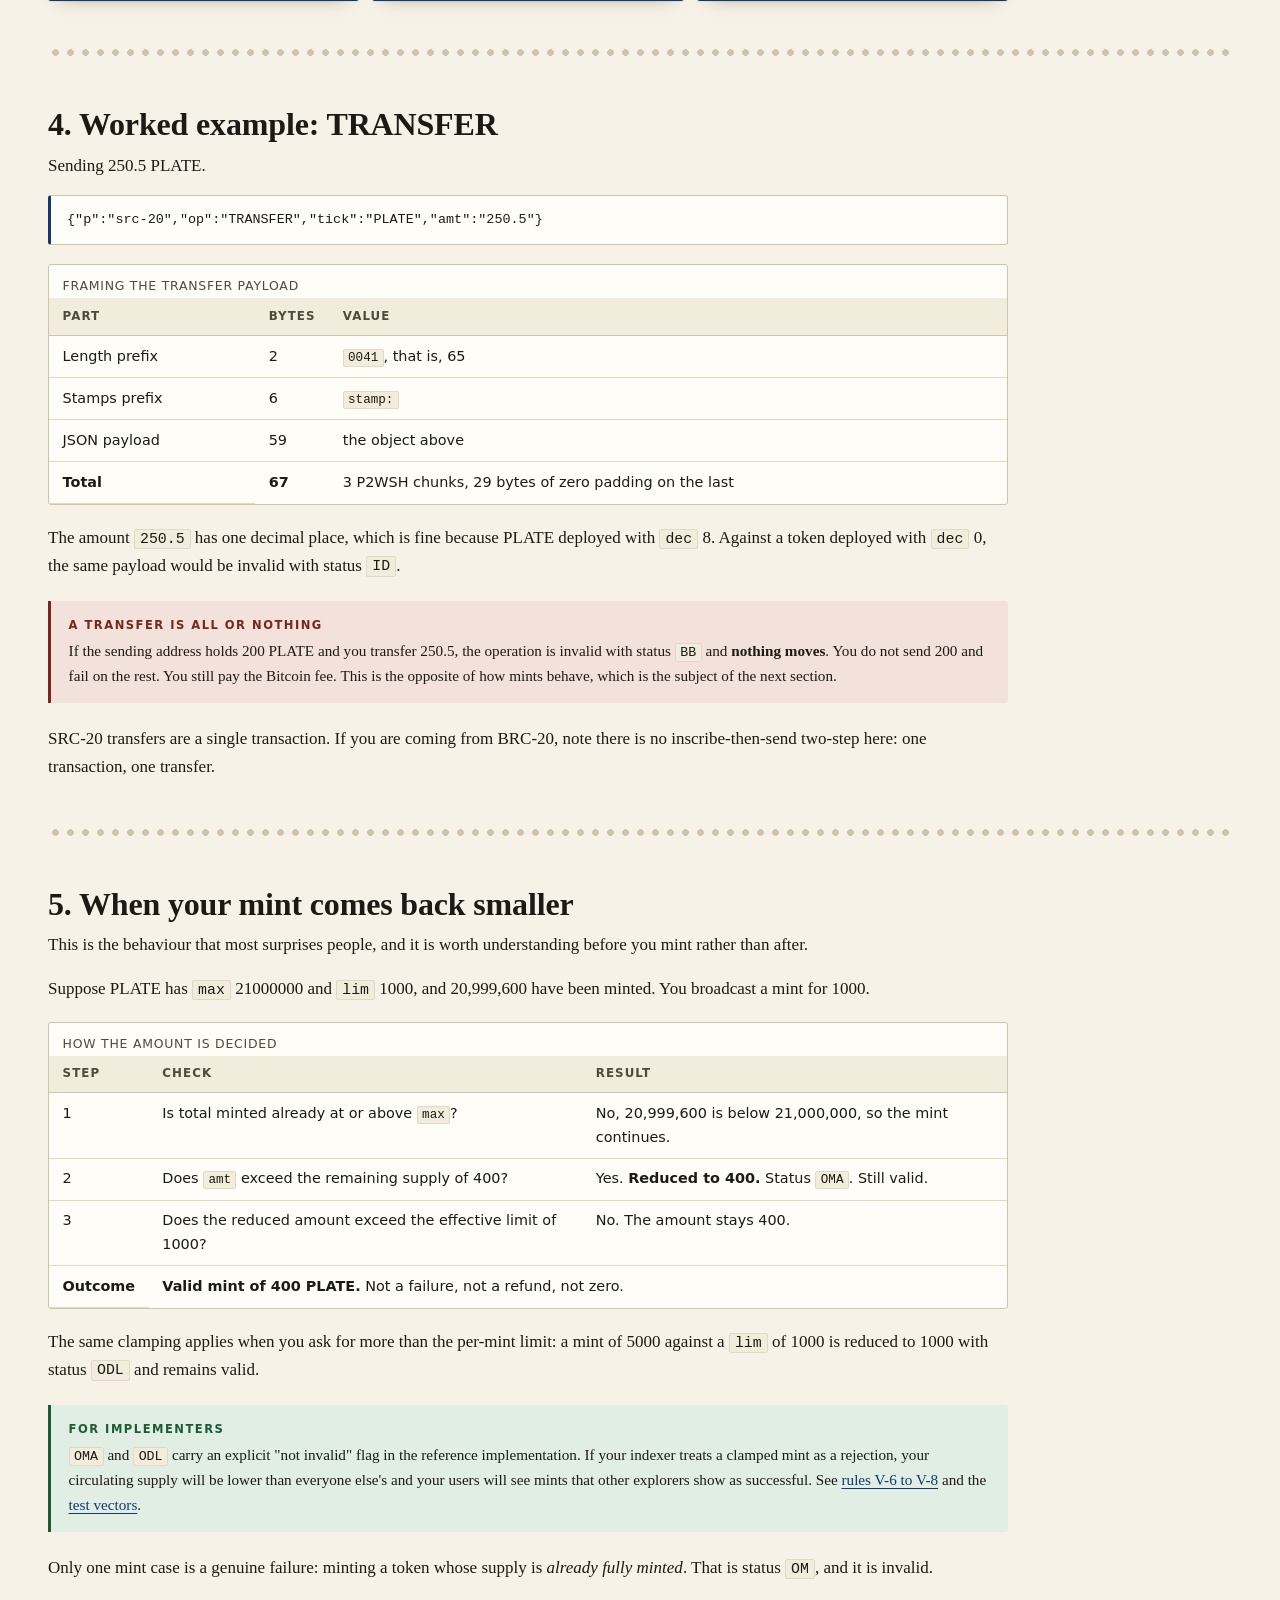
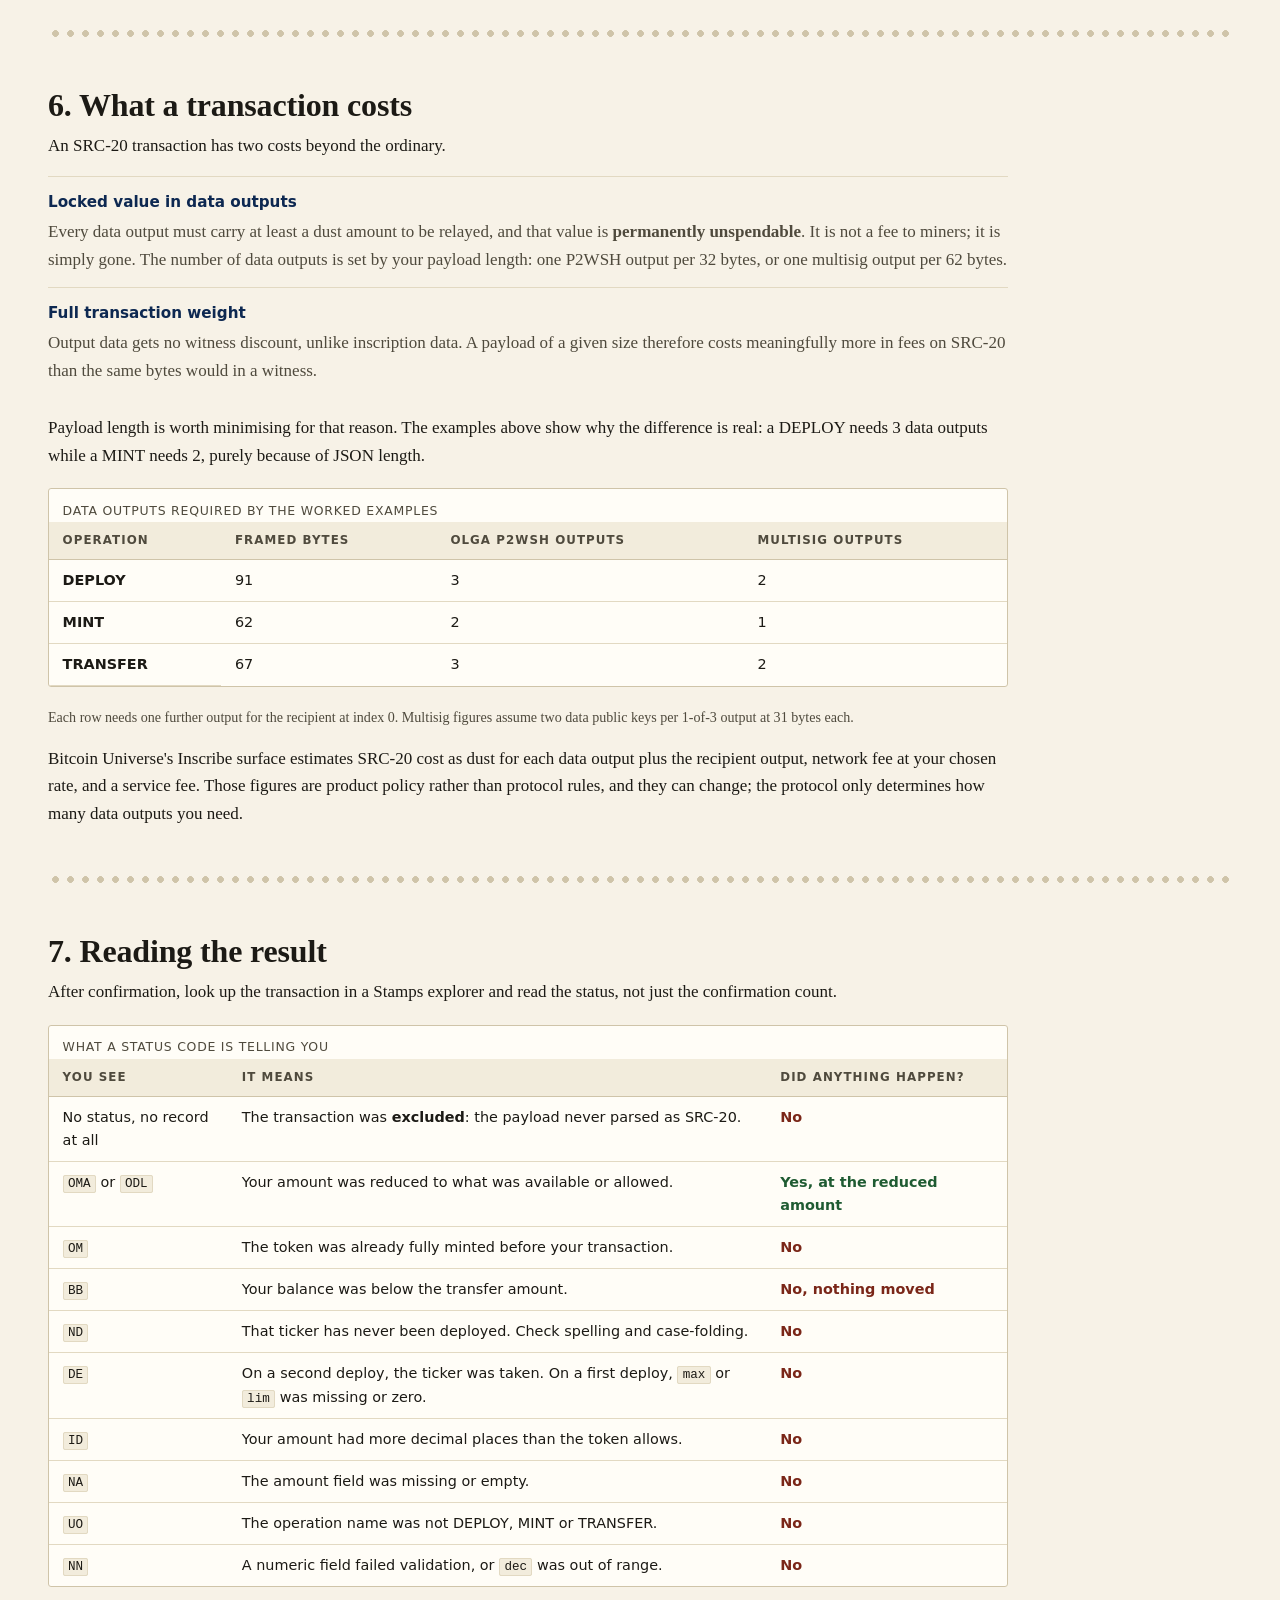
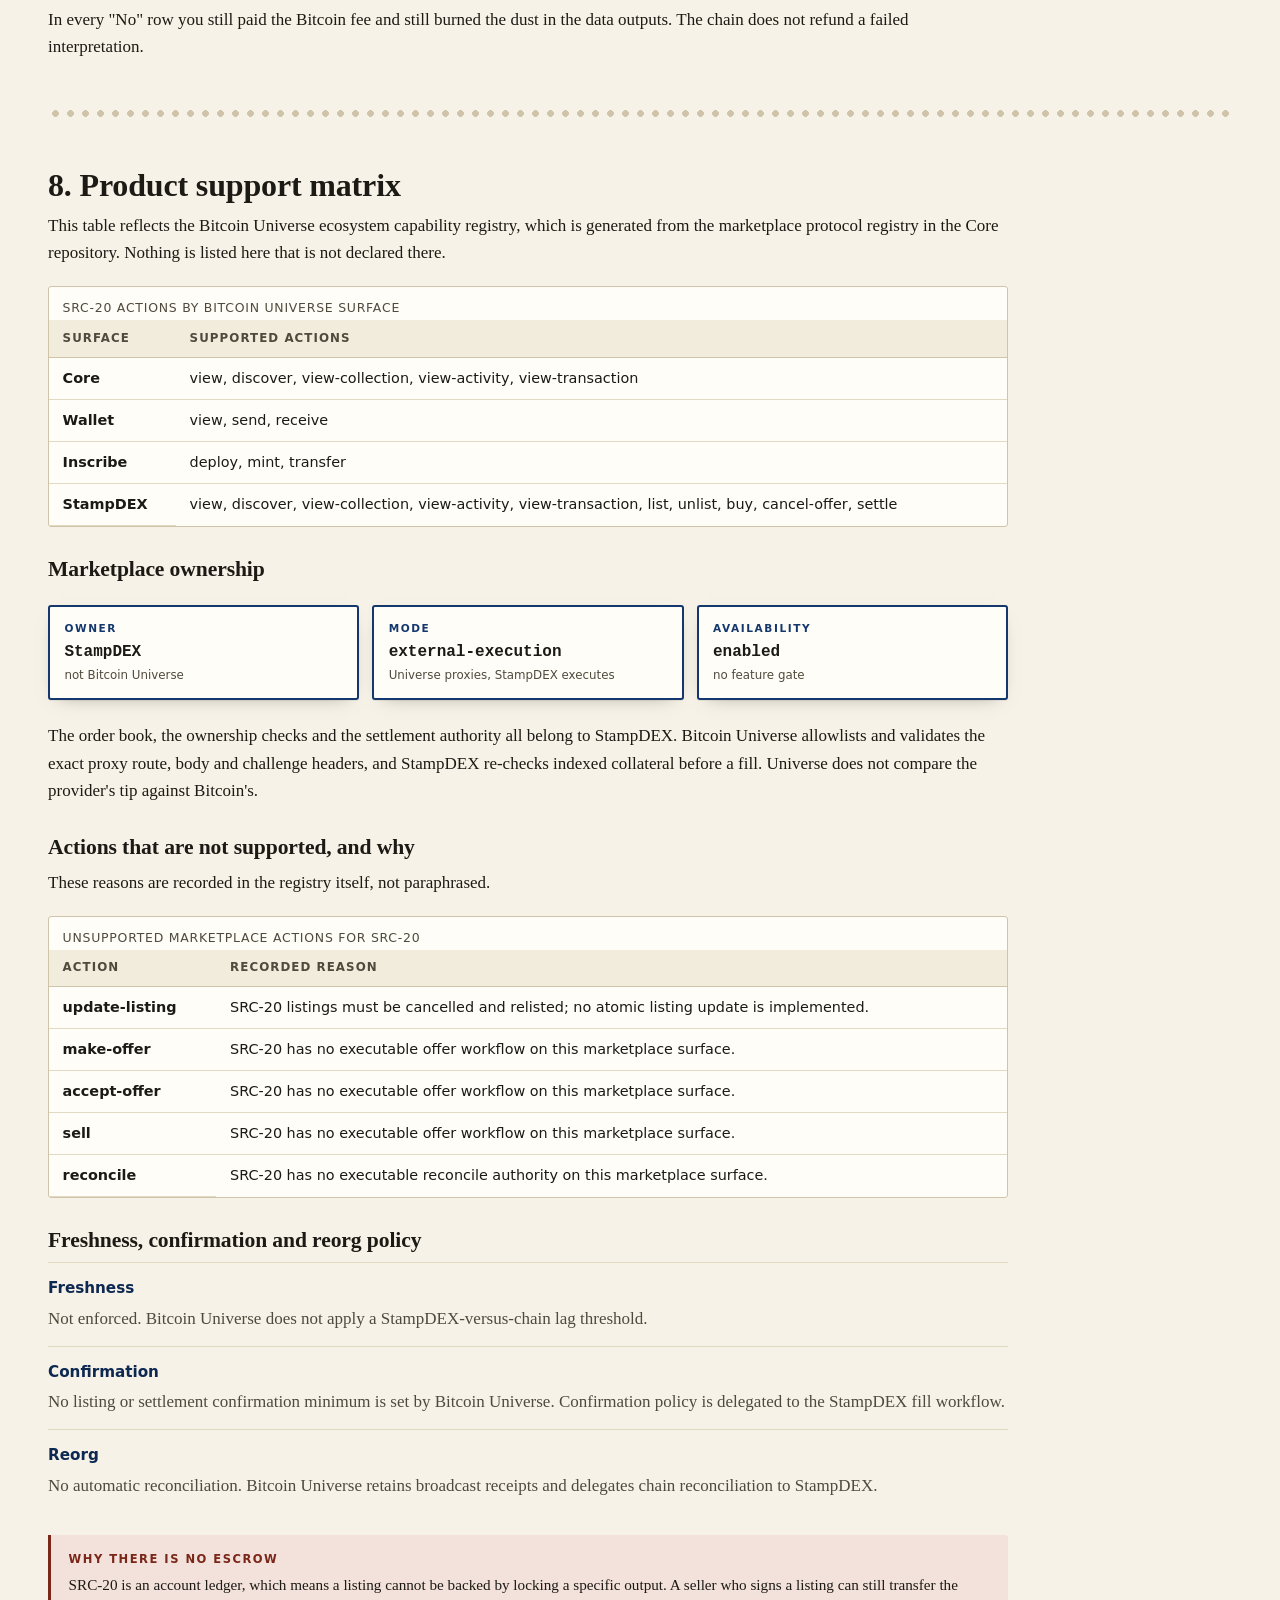
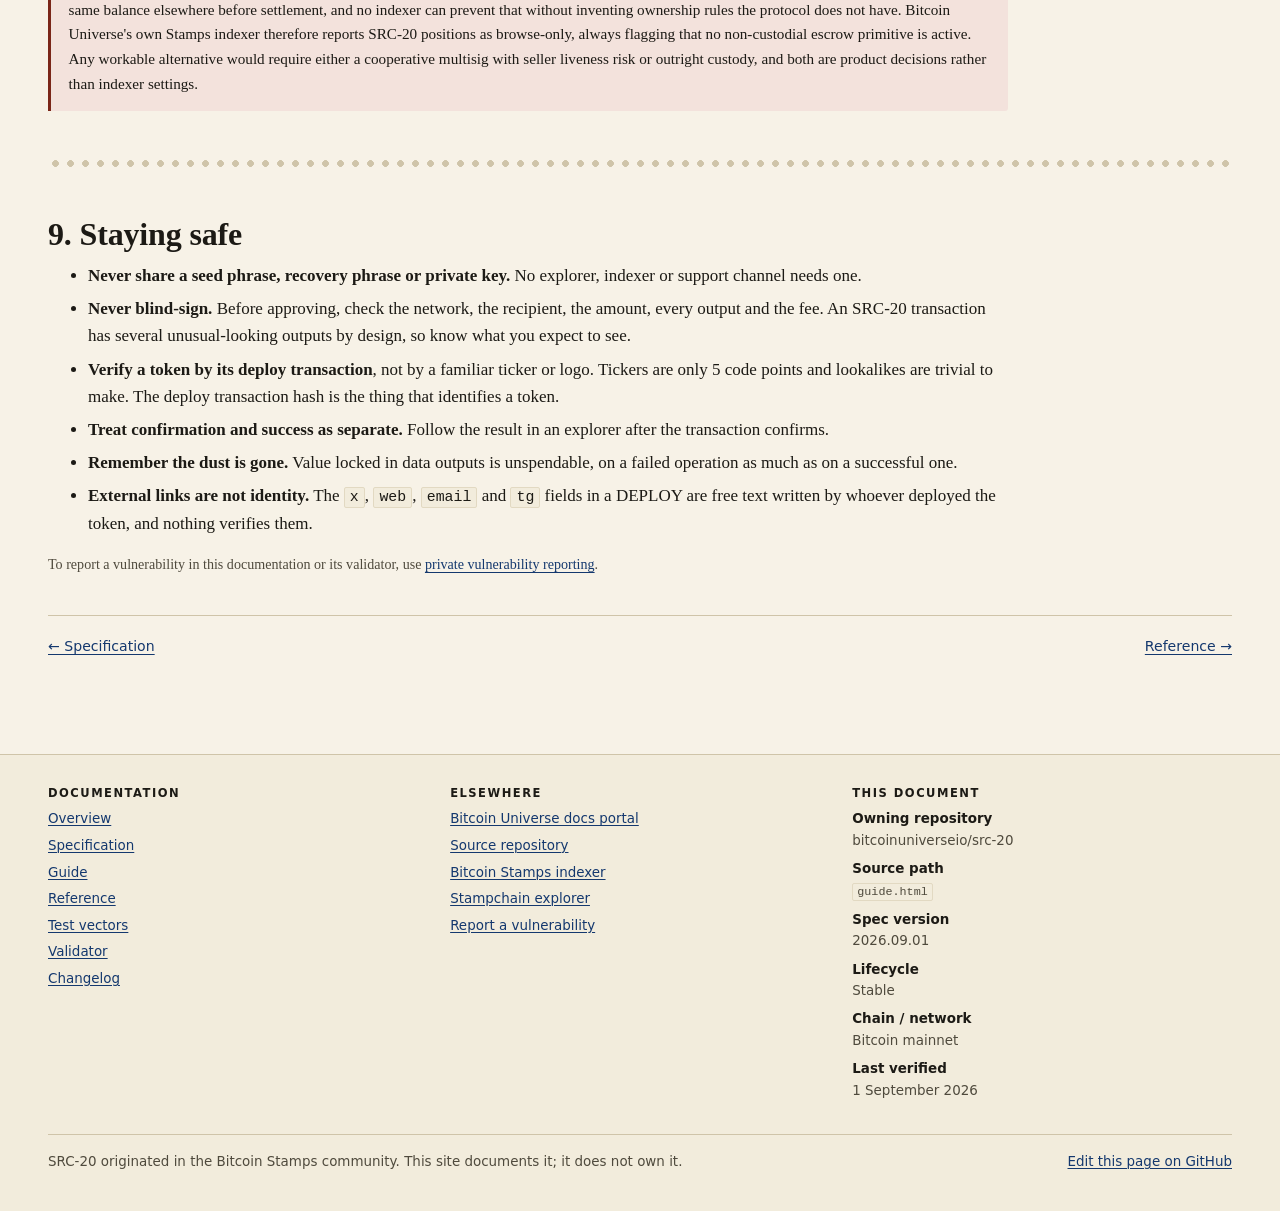
<file: guide.html>
<!doctype html>
<html lang="en">
<head>
<meta charset="utf-8">
<meta name="viewport" content="width=device-width, initial-scale=1">
<title>SRC-20 guide: deploy, mint and transfer worked through</title>
<meta name="description" content="A plain-language walkthrough of SRC-20 with worked DEPLOY, MINT and TRANSFER examples showing the exact bytes, what each transaction costs, how to read a result, and the verified Bitcoin Universe support matrix.">
<link rel="canonical" href="https://bitcoinuniverseio.github.io/src-20/guide.html">
<link rel="icon" href="assets/favicon.svg" type="image/svg+xml">
<link rel="stylesheet" href="assets/site.css">
<link rel="search-index" href="search-index.json">
<meta property="og:type" content="article">
<meta property="og:title" content="SRC-20 guide">
<meta property="og:description" content="Worked deploy, mint and transfer examples, transaction costs, and the verified product support matrix.">
<meta property="og:url" content="https://bitcoinuniverseio.github.io/src-20/guide.html">
<meta property="og:image" content="https://bitcoinuniverseio.github.io/src-20/assets/og.svg">
<meta name="twitter:card" content="summary_large_image">
<script>try{var t=localStorage.getItem('src20-docs-theme');if(t==='dark'||t==='light')document.documentElement.setAttribute('data-theme',t);}catch(e){}</script>
</head>
<body>
<a class="skip-link" href="#main">Skip to content</a>

<header class="site-header">
  <div class="wrap header-inner">
    <a class="brand" href="index.html">
      <svg class="brand-mark" viewBox="0 0 30 34" aria-hidden="true" focusable="false">
        <rect x="1" y="2" width="28" height="30" rx="1" fill="var(--accent)"/>
        <g fill="var(--paper)">
          <circle cx="1" cy="2" r="1.7"/><circle cx="8" cy="2" r="1.7"/><circle cx="15" cy="2" r="1.7"/><circle cx="22" cy="2" r="1.7"/><circle cx="29" cy="2" r="1.7"/>
          <circle cx="1" cy="32" r="1.7"/><circle cx="8" cy="32" r="1.7"/><circle cx="15" cy="32" r="1.7"/><circle cx="22" cy="32" r="1.7"/><circle cx="29" cy="32" r="1.7"/>
          <circle cx="1" cy="9.5" r="1.7"/><circle cx="1" cy="17" r="1.7"/><circle cx="1" cy="24.5" r="1.7"/>
          <circle cx="29" cy="9.5" r="1.7"/><circle cx="29" cy="17" r="1.7"/><circle cx="29" cy="24.5" r="1.7"/>
        </g>
        <text x="15" y="21" text-anchor="middle" font-family="ui-monospace, Menlo, Consolas, monospace" font-size="11" font-weight="700" fill="var(--on-accent)">20</text>
      </svg>
      <span>SRC-20</span>
    </a>
    <nav class="site-nav" aria-label="Primary">
      <ul>
        <li><a href="index.html">Overview</a></li>
        <li><a href="specification.html">Specification</a></li>
        <li><a href="guide.html" aria-current="page">Guide</a></li>
        <li><a href="reference.html">Reference</a></li>
        <li><a href="vectors.html">Test vectors</a></li>
        <li><a href="validator.html">Validator</a></li>
      </ul>
    </nav>
    <div class="header-tools">
      <form class="search" id="site-search" role="search" hidden>
        <label class="visually-hidden" for="q">Search the SRC-20 documentation</label>
        <input class="search-input" id="q" type="search" placeholder="Search (press /)" autocomplete="off">
        <ul class="search-results" id="search-results" aria-live="polite"></ul>
      </form>
      <button class="theme-toggle" id="theme-toggle" type="button" hidden>Dark</button>
    </div>
  </div>
</header>

<main id="main">
  <div class="wrap">

    <div class="hero">
      <p class="eyebrow">Practical guide &middot; Bitcoin mainnet</p>
      <h1>SRC-20, worked through</h1>
      <p class="lede">Three operations, followed from the JSON you write to the bytes that land in a block and the balance that comes out the other side. Every example below is computed, not sketched.</p>
    </div>

    <div class="toc">
      <p>Contents</p>
      <ol>
        <li><a href="#mental-model">The mental model</a></li>
        <li><a href="#deploy">Worked example: DEPLOY</a></li>
        <li><a href="#mint">Worked example: MINT</a></li>
        <li><a href="#transfer">Worked example: TRANSFER</a></li>
        <li><a href="#clamping">When your mint comes back smaller</a></li>
        <li><a href="#cost">What a transaction costs</a></li>
        <li><a href="#reading">Reading the result</a></li>
        <li><a href="#support">Product support matrix</a></li>
        <li><a href="#safety">Staying safe</a></li>
      </ol>
    </div>

    <hr class="perf">

    <section id="mental-model" class="prose-wide">
      <h2>1. The mental model</h2>
      <p>Hold two ideas apart and everything else follows.</p>

      <div class="grid-2">
        <div class="panel">
          <h3 class="label-head">Bitcoin's job</h3>
          <p class="small">Order the transactions and confirm them. Bitcoin never reads your JSON, never checks your ticker, and cannot fail your mint. If you paid the fee, it confirms.</p>
        </div>
        <div class="panel">
          <h3 class="label-head">The indexer's job</h3>
          <p class="small">Read every confirmed transaction in order, apply the SRC-20 rules, and keep the balances. This is where an operation succeeds or fails.</p>
        </div>
      </div>

      <p>The second idea: <strong>balances belong to addresses, not to outputs</strong>. SRC-20 is an account ledger. There is no such thing as "the UTXO holding my PLATE". You can spend every output your wallet owns and your token balance is untouched, because the balance lives in the indexers' books, keyed by your address.</p>

      <div class="note">
        <span class="note-title">Two roles, two positions</span>
        <p>In every SRC-20 transaction, <strong>input 0</strong> decides who is acting, and <strong>output 0</strong> decides who receives. That is the whole addressing scheme. A mint credits output 0, which is why you can mint straight to a cold address by paying output 0 to it.</p>
      </div>
    </section>

    <hr class="perf">

    <section id="deploy" class="prose-wide">
      <h2>2. Worked example: DEPLOY</h2>
      <p>Creating a token called PLATE with a supply of 21,000,000, a per-mint limit of 1000, and 8 decimal places.</p>

      <h3>Step 1. Write the payload</h3>
      <pre><code>{"p":"src-20","op":"DEPLOY","tick":"PLATE","max":"21000000","lim":"1000","dec":"8"}</code></pre>
      <p class="small muted">83 bytes of JSON. <code>PLATE</code> is 5 code points, which is exactly the maximum. <code>dec</code> is supplied here; had it been omitted the token would have deployed with <strong>18</strong> decimals, not 0.</p>

      <h3>Step 2. Frame it</h3>
      <p>Prepend the six ASCII bytes <code>stamp:</code>, then a two-byte big-endian length covering the prefix and the JSON together.</p>
      <div class="table-scroll">
        <table>
          <caption>Framing the DEPLOY payload</caption>
          <thead><tr><th scope="col">Part</th><th scope="col">Bytes</th><th scope="col">Value</th></tr></thead>
          <tbody>
            <tr><td>Length prefix</td><td class="col-narrow">2</td><td><code>0059</code>, that is, 89</td></tr>
            <tr><td>Stamps prefix</td><td class="col-narrow">6</td><td><code>stamp:</code></td></tr>
            <tr><td>JSON payload</td><td class="col-narrow">83</td><td>the object above</td></tr>
            <tr><th scope="row">Total</th><td class="col-narrow"><strong>91</strong></td><td>&nbsp;</td></tr>
          </tbody>
        </table>
      </div>
      <p>The framed buffer begins:</p>
      <pre><code>00 59 73 74 61 6d 70 3a 7b 22 70 22 3a 22 73 72
63 2d 32 30 22 2c 22 6f 70 22 3a 22 44 45 50 4c
 ^^^^^ ^^^^^^^^^^^^^^^^ ^^^^^^^^^^^^^^^^^^^^^^
 len   "stamp:"         {"p":"src-20","op":"DEPL...</code></pre>

      <h3>Step 3. Choose a carrier</h3>
      <div class="grid-2">
        <div class="panel">
          <h4>OLGA P2WSH, height 865000 and above</h4>
          <p class="small">Split the 91 bytes into 32-byte chunks: <strong>3 chunks</strong>, with the last padded with <strong>5 zero bytes</strong>. Each chunk becomes the witness program of one P2WSH output. Add the recipient at output 0, giving <strong>4 outputs</strong>. Nothing is encrypted.</p>
        </div>
        <div class="panel">
          <h4>Bare multisig, the older carrier</h4>
          <p class="small">ARC4-encrypt the 91 bytes with the txid of the output spent by input 0, reversed. Split into 31-byte chunks: <strong>3 data public keys</strong>, two per output, so <strong>2 multisig outputs</strong>, each 1-of-3 with a burn key third. Add the recipient, giving <strong>3 outputs</strong>.</p>
        </div>
      </div>

      <h3>Step 4. What the indexer records</h3>
      <p>If no earlier DEPLOY of <code>plate</code> exists, the token is created with <code>max</code> 21000000, <code>lim</code> 1000 and <code>dec</code> 8, deployed by the address that funded input 0. The ticker is stored lowercased, alongside its SHA3-256 tick hash. Any later DEPLOY of the same ticker is invalid with status <code>DE</code>.</p>

      <div class="note note-warn">
        <span class="note-title">You get one shot</span>
        <p>There is no re-deploy and no way to amend <code>max</code>, <code>lim</code> or <code>dec</code> afterwards. Check the payload in the <a href="validator.html">validator</a> before you broadcast. In particular, a DEPLOY that is missing <code>lim</code> or <code>max</code> is recorded as invalid with status <code>DE</code>, whose message reads "DEPLOY EXISTS" even when nothing of the sort happened. The status name is misleading; the cause is the missing field.</p>
      </div>
    </section>

    <hr class="perf">

    <section id="mint" class="prose-wide">
      <h2>3. Worked example: MINT</h2>
      <p>Claiming 1000 PLATE.</p>

      <pre><code>{"p":"src-20","op":"MINT","tick":"PLATE","amt":"1000"}</code></pre>

      <div class="table-scroll">
        <table>
          <caption>Framing the MINT payload</caption>
          <thead><tr><th scope="col">Part</th><th scope="col">Bytes</th><th scope="col">Value</th></tr></thead>
          <tbody>
            <tr><td>Length prefix</td><td class="col-narrow">2</td><td><code>003c</code>, that is, 60</td></tr>
            <tr><td>Stamps prefix</td><td class="col-narrow">6</td><td><code>stamp:</code></td></tr>
            <tr><td>JSON payload</td><td class="col-narrow">54</td><td>the object above</td></tr>
            <tr><th scope="row">Total</th><td class="col-narrow"><strong>62</strong></td><td>2 P2WSH chunks, or 2 data public keys in 1 multisig output</td></tr>
          </tbody>
        </table>
      </div>

      <p><strong>The 1000 PLATE is credited to output 0's address.</strong> That is usually your own change or receive address, but it does not have to be. Paying output 0 to a friend mints to your friend.</p>

      <ul class="denoms">
        <li class="denom denom-outline"><span class="denom-label">Credited to</span><span class="denom-value small">output 0</span><span class="denom-note">not necessarily the sender</span></li>
        <li class="denom denom-outline"><span class="denom-label">Paid by</span><span class="denom-value small">input 0</span><span class="denom-note">the address funding the fee</span></li>
        <li class="denom denom-outline"><span class="denom-label">Data outputs</span><span class="denom-value">2</span><span class="denom-note">OLGA, for this payload</span></li>
      </ul>
    </section>

    <hr class="perf">

    <section id="transfer" class="prose-wide">
      <h2>4. Worked example: TRANSFER</h2>
      <p>Sending 250.5 PLATE.</p>

      <pre><code>{"p":"src-20","op":"TRANSFER","tick":"PLATE","amt":"250.5"}</code></pre>

      <div class="table-scroll">
        <table>
          <caption>Framing the TRANSFER payload</caption>
          <thead><tr><th scope="col">Part</th><th scope="col">Bytes</th><th scope="col">Value</th></tr></thead>
          <tbody>
            <tr><td>Length prefix</td><td class="col-narrow">2</td><td><code>0041</code>, that is, 65</td></tr>
            <tr><td>Stamps prefix</td><td class="col-narrow">6</td><td><code>stamp:</code></td></tr>
            <tr><td>JSON payload</td><td class="col-narrow">59</td><td>the object above</td></tr>
            <tr><th scope="row">Total</th><td class="col-narrow"><strong>67</strong></td><td>3 P2WSH chunks, 29 bytes of zero padding on the last</td></tr>
          </tbody>
        </table>
      </div>

      <p>The amount <code>250.5</code> has one decimal place, which is fine because PLATE deployed with <code>dec</code> 8. Against a token deployed with <code>dec</code> 0, the same payload would be invalid with status <code>ID</code>.</p>

      <div class="note note-warn">
        <span class="note-title">A transfer is all or nothing</span>
        <p>If the sending address holds 200 PLATE and you transfer 250.5, the operation is invalid with status <code>BB</code> and <strong>nothing moves</strong>. You do not send 200 and fail on the rest. You still pay the Bitcoin fee. This is the opposite of how mints behave, which is the subject of the next section.</p>
      </div>

      <p>SRC-20 transfers are a single transaction. If you are coming from BRC-20, note there is no inscribe-then-send two-step here: one transaction, one transfer.</p>
    </section>

    <hr class="perf">

    <section id="clamping" class="prose-wide">
      <h2>5. When your mint comes back smaller</h2>
      <p>This is the behaviour that most surprises people, and it is worth understanding before you mint rather than after.</p>

      <p>Suppose PLATE has <code>max</code> 21000000 and <code>lim</code> 1000, and 20,999,600 have been minted. You broadcast a mint for 1000.</p>

      <div class="table-scroll">
        <table>
          <caption>How the amount is decided</caption>
          <thead><tr><th scope="col">Step</th><th scope="col">Check</th><th scope="col">Result</th></tr></thead>
          <tbody>
            <tr><td class="col-narrow">1</td><td>Is total minted already at or above <code>max</code>?</td><td>No, 20,999,600 is below 21,000,000, so the mint continues.</td></tr>
            <tr><td class="col-narrow">2</td><td>Does <code>amt</code> exceed the remaining supply of 400?</td><td>Yes. <strong>Reduced to 400.</strong> Status <code>OMA</code>. Still valid.</td></tr>
            <tr><td class="col-narrow">3</td><td>Does the reduced amount exceed the effective limit of 1000?</td><td>No. The amount stays 400.</td></tr>
            <tr><th scope="row">Outcome</th><td colspan="2"><strong>Valid mint of 400 PLATE.</strong> Not a failure, not a refund, not zero.</td></tr>
          </tbody>
        </table>
      </div>

      <p>The same clamping applies when you ask for more than the per-mint limit: a mint of 5000 against a <code>lim</code> of 1000 is reduced to 1000 with status <code>ODL</code> and remains valid.</p>

      <div class="note note-ok">
        <span class="note-title">For implementers</span>
        <p><code>OMA</code> and <code>ODL</code> carry an explicit "not invalid" flag in the reference implementation. If your indexer treats a clamped mint as a rejection, your circulating supply will be lower than everyone else's and your users will see mints that other explorers show as successful. See <a href="specification.html#validity">rules V-6 to V-8</a> and the <a href="vectors.html">test vectors</a>.</p>
      </div>

      <p>Only one mint case is a genuine failure: minting a token whose supply is <em>already fully minted</em>. That is status <code>OM</code>, and it is invalid.</p>
    </section>

    <hr class="perf">

    <section id="cost" class="prose-wide">
      <h2>6. What a transaction costs</h2>
      <p>An SRC-20 transaction has two costs beyond the ordinary.</p>

      <dl class="terms">
        <dt>Locked value in data outputs</dt>
        <dd>Every data output must carry at least a dust amount to be relayed, and that value is <strong>permanently unspendable</strong>. It is not a fee to miners; it is simply gone. The number of data outputs is set by your payload length: one P2WSH output per 32 bytes, or one multisig output per 62 bytes.</dd>
        <dt>Full transaction weight</dt>
        <dd>Output data gets no witness discount, unlike inscription data. A payload of a given size therefore costs meaningfully more in fees on SRC-20 than the same bytes would in a witness.</dd>
      </dl>

      <p>Payload length is worth minimising for that reason. The examples above show why the difference is real: a DEPLOY needs 3 data outputs while a MINT needs 2, purely because of JSON length.</p>

      <div class="table-scroll">
        <table>
          <caption>Data outputs required by the worked examples</caption>
          <thead><tr><th scope="col">Operation</th><th scope="col">Framed bytes</th><th scope="col">OLGA P2WSH outputs</th><th scope="col">Multisig outputs</th></tr></thead>
          <tbody>
            <tr><th scope="row">DEPLOY</th><td>91</td><td>3</td><td>2</td></tr>
            <tr><th scope="row">MINT</th><td>62</td><td>2</td><td>1</td></tr>
            <tr><th scope="row">TRANSFER</th><td>67</td><td>3</td><td>2</td></tr>
          </tbody>
        </table>
      </div>
      <p class="small muted">Each row needs one further output for the recipient at index 0. Multisig figures assume two data public keys per 1-of-3 output at 31 bytes each.</p>

      <p>Bitcoin Universe's Inscribe surface estimates SRC-20 cost as dust for each data output plus the recipient output, network fee at your chosen rate, and a service fee. Those figures are product policy rather than protocol rules, and they can change; the protocol only determines how many data outputs you need.</p>
    </section>

    <hr class="perf">

    <section id="reading" class="prose-wide">
      <h2>7. Reading the result</h2>
      <p>After confirmation, look up the transaction in a Stamps explorer and read the status, not just the confirmation count.</p>

      <div class="table-scroll">
        <table>
          <caption>What a status code is telling you</caption>
          <thead><tr><th scope="col">You see</th><th scope="col">It means</th><th scope="col">Did anything happen?</th></tr></thead>
          <tbody>
            <tr><td>No status, no record at all</td><td>The transaction was <strong>excluded</strong>: the payload never parsed as SRC-20.</td><td class="no">No</td></tr>
            <tr><td><code>OMA</code> or <code>ODL</code></td><td>Your amount was reduced to what was available or allowed.</td><td class="yes">Yes, at the reduced amount</td></tr>
            <tr><td><code>OM</code></td><td>The token was already fully minted before your transaction.</td><td class="no">No</td></tr>
            <tr><td><code>BB</code></td><td>Your balance was below the transfer amount.</td><td class="no">No, nothing moved</td></tr>
            <tr><td><code>ND</code></td><td>That ticker has never been deployed. Check spelling and case-folding.</td><td class="no">No</td></tr>
            <tr><td><code>DE</code></td><td>On a second deploy, the ticker was taken. On a first deploy, <code>max</code> or <code>lim</code> was missing or zero.</td><td class="no">No</td></tr>
            <tr><td><code>ID</code></td><td>Your amount had more decimal places than the token allows.</td><td class="no">No</td></tr>
            <tr><td><code>NA</code></td><td>The amount field was missing or empty.</td><td class="no">No</td></tr>
            <tr><td><code>UO</code></td><td>The operation name was not DEPLOY, MINT or TRANSFER.</td><td class="no">No</td></tr>
            <tr><td><code>NN</code></td><td>A numeric field failed validation, or <code>dec</code> was out of range.</td><td class="no">No</td></tr>
          </tbody>
        </table>
      </div>

      <p>In every "No" row you still paid the Bitcoin fee and still burned the dust in the data outputs. The chain does not refund a failed interpretation.</p>
    </section>

    <hr class="perf">

    <section id="support" class="prose-wide">
      <h2>8. Product support matrix</h2>
      <p>This table reflects the Bitcoin Universe ecosystem capability registry, which is generated from the marketplace protocol registry in the Core repository. Nothing is listed here that is not declared there.</p>

      <div class="table-scroll">
        <table>
          <caption>SRC-20 actions by Bitcoin Universe surface</caption>
          <thead><tr><th scope="col">Surface</th><th scope="col">Supported actions</th></tr></thead>
          <tbody>
            <tr><th scope="row">Core</th><td>view, discover, view-collection, view-activity, view-transaction</td></tr>
            <tr><th scope="row">Wallet</th><td>view, send, receive</td></tr>
            <tr><th scope="row">Inscribe</th><td>deploy, mint, transfer</td></tr>
            <tr><th scope="row">StampDEX</th><td>view, discover, view-collection, view-activity, view-transaction, list, unlist, buy, cancel-offer, settle</td></tr>
          </tbody>
        </table>
      </div>

      <h3>Marketplace ownership</h3>
      <ul class="denoms">
        <li class="denom denom-outline"><span class="denom-label">Owner</span><span class="denom-value small">StampDEX</span><span class="denom-note">not Bitcoin Universe</span></li>
        <li class="denom denom-outline"><span class="denom-label">Mode</span><span class="denom-value small">external-execution</span><span class="denom-note">Universe proxies, StampDEX executes</span></li>
        <li class="denom denom-outline"><span class="denom-label">Availability</span><span class="denom-value small">enabled</span><span class="denom-note">no feature gate</span></li>
      </ul>

      <p>The order book, the ownership checks and the settlement authority all belong to StampDEX. Bitcoin Universe allowlists and validates the exact proxy route, body and challenge headers, and StampDEX re-checks indexed collateral before a fill. Universe does not compare the provider's tip against Bitcoin's.</p>

      <h3>Actions that are not supported, and why</h3>
      <p>These reasons are recorded in the registry itself, not paraphrased.</p>
      <div class="table-scroll">
        <table>
          <caption>Unsupported marketplace actions for SRC-20</caption>
          <thead><tr><th scope="col">Action</th><th scope="col">Recorded reason</th></tr></thead>
          <tbody>
            <tr><th scope="row">update-listing</th><td>SRC-20 listings must be cancelled and relisted; no atomic listing update is implemented.</td></tr>
            <tr><th scope="row">make-offer</th><td>SRC-20 has no executable offer workflow on this marketplace surface.</td></tr>
            <tr><th scope="row">accept-offer</th><td>SRC-20 has no executable offer workflow on this marketplace surface.</td></tr>
            <tr><th scope="row">sell</th><td>SRC-20 has no executable offer workflow on this marketplace surface.</td></tr>
            <tr><th scope="row">reconcile</th><td>SRC-20 has no executable reconcile authority on this marketplace surface.</td></tr>
          </tbody>
        </table>
      </div>

      <h3>Freshness, confirmation and reorg policy</h3>
      <dl class="terms">
        <dt>Freshness</dt>
        <dd>Not enforced. Bitcoin Universe does not apply a StampDEX-versus-chain lag threshold.</dd>
        <dt>Confirmation</dt>
        <dd>No listing or settlement confirmation minimum is set by Bitcoin Universe. Confirmation policy is delegated to the StampDEX fill workflow.</dd>
        <dt>Reorg</dt>
        <dd>No automatic reconciliation. Bitcoin Universe retains broadcast receipts and delegates chain reconciliation to StampDEX.</dd>
      </dl>

      <div class="note note-warn">
        <span class="note-title">Why there is no escrow</span>
        <p>SRC-20 is an account ledger, which means a listing cannot be backed by locking a specific output. A seller who signs a listing can still transfer the same balance elsewhere before settlement, and no indexer can prevent that without inventing ownership rules the protocol does not have. Bitcoin Universe's own Stamps indexer therefore reports SRC-20 positions as browse-only, always flagging that no non-custodial escrow primitive is active. Any workable alternative would require either a cooperative multisig with seller liveness risk or outright custody, and both are product decisions rather than indexer settings.</p>
      </div>
    </section>

    <hr class="perf">

    <section id="safety" class="prose-wide">
      <h2>9. Staying safe</h2>
      <ul>
        <li><strong>Never share a seed phrase, recovery phrase or private key.</strong> No explorer, indexer or support channel needs one.</li>
        <li><strong>Never blind-sign.</strong> Before approving, check the network, the recipient, the amount, every output and the fee. An SRC-20 transaction has several unusual-looking outputs by design, so know what you expect to see.</li>
        <li><strong>Verify a token by its deploy transaction</strong>, not by a familiar ticker or logo. Tickers are only 5 code points and lookalikes are trivial to make. The deploy transaction hash is the thing that identifies a token.</li>
        <li><strong>Treat confirmation and success as separate.</strong> Follow the result in an explorer after the transaction confirms.</li>
        <li><strong>Remember the dust is gone.</strong> Value locked in data outputs is unspendable, on a failed operation as much as on a successful one.</li>
        <li><strong>External links are not identity.</strong> The <code>x</code>, <code>web</code>, <code>email</code> and <code>tg</code> fields in a DEPLOY are free text written by whoever deployed the token, and nothing verifies them.</li>
      </ul>
      <p class="small muted">To report a vulnerability in this documentation or its validator, use <a href="https://github.com/bitcoinuniverseio/src-20/security/advisories/new">private vulnerability reporting</a>.</p>
    </section>

    <nav class="page-nav" aria-label="Page">
      <a href="specification.html">&larr; Specification</a>
      <a href="reference.html">Reference &rarr;</a>
    </nav>

  </div>
</main>

<footer class="site-footer">
  <div class="wrap">
    <div class="footer-grid">
      <div>
        <h2>Documentation</h2>
        <ul>
          <li><a href="index.html">Overview</a></li>
          <li><a href="specification.html">Specification</a></li>
          <li><a href="guide.html">Guide</a></li>
          <li><a href="reference.html">Reference</a></li>
          <li><a href="vectors.html">Test vectors</a></li>
          <li><a href="validator.html">Validator</a></li>
          <li><a href="changelog.html">Changelog</a></li>
        </ul>
      </div>
      <div>
        <h2>Elsewhere</h2>
        <ul>
          <li><a href="https://docs.bitcoinuniverse.io">Bitcoin Universe docs portal</a></li>
          <li><a href="https://github.com/bitcoinuniverseio/src-20">Source repository</a></li>
          <li><a href="https://github.com/stampchain-io/btc_stamps">Bitcoin Stamps indexer</a></li>
          <li><a href="https://stampchain.io/">Stampchain explorer</a></li>
          <li><a href="https://github.com/bitcoinuniverseio/src-20/security/advisories/new">Report a vulnerability</a></li>
        </ul>
      </div>
      <div>
        <h2>This document</h2>
        <dl class="footer-meta">
          <dt>Owning repository</dt><dd>bitcoinuniverseio/src-20</dd>
          <dt>Source path</dt><dd><code>guide.html</code></dd>
          <dt>Spec version</dt><dd>2026.09.01</dd>
          <dt>Lifecycle</dt><dd>Stable</dd>
          <dt>Chain / network</dt><dd>Bitcoin mainnet</dd>
          <dt>Last verified</dt><dd><time datetime="2026-09-01">1 September 2026</time></dd>
        </dl>
      </div>
    </div>
    <div class="footer-bottom">
      <span>SRC-20 originated in the Bitcoin Stamps community. This site documents it; it does not own it.</span>
      <a href="https://github.com/bitcoinuniverseio/src-20/edit/main/guide.html">Edit this page on GitHub</a>
    </div>
  </div>
</footer>

<script src="assets/site.js" defer></script>
</body>
</html>
</file>
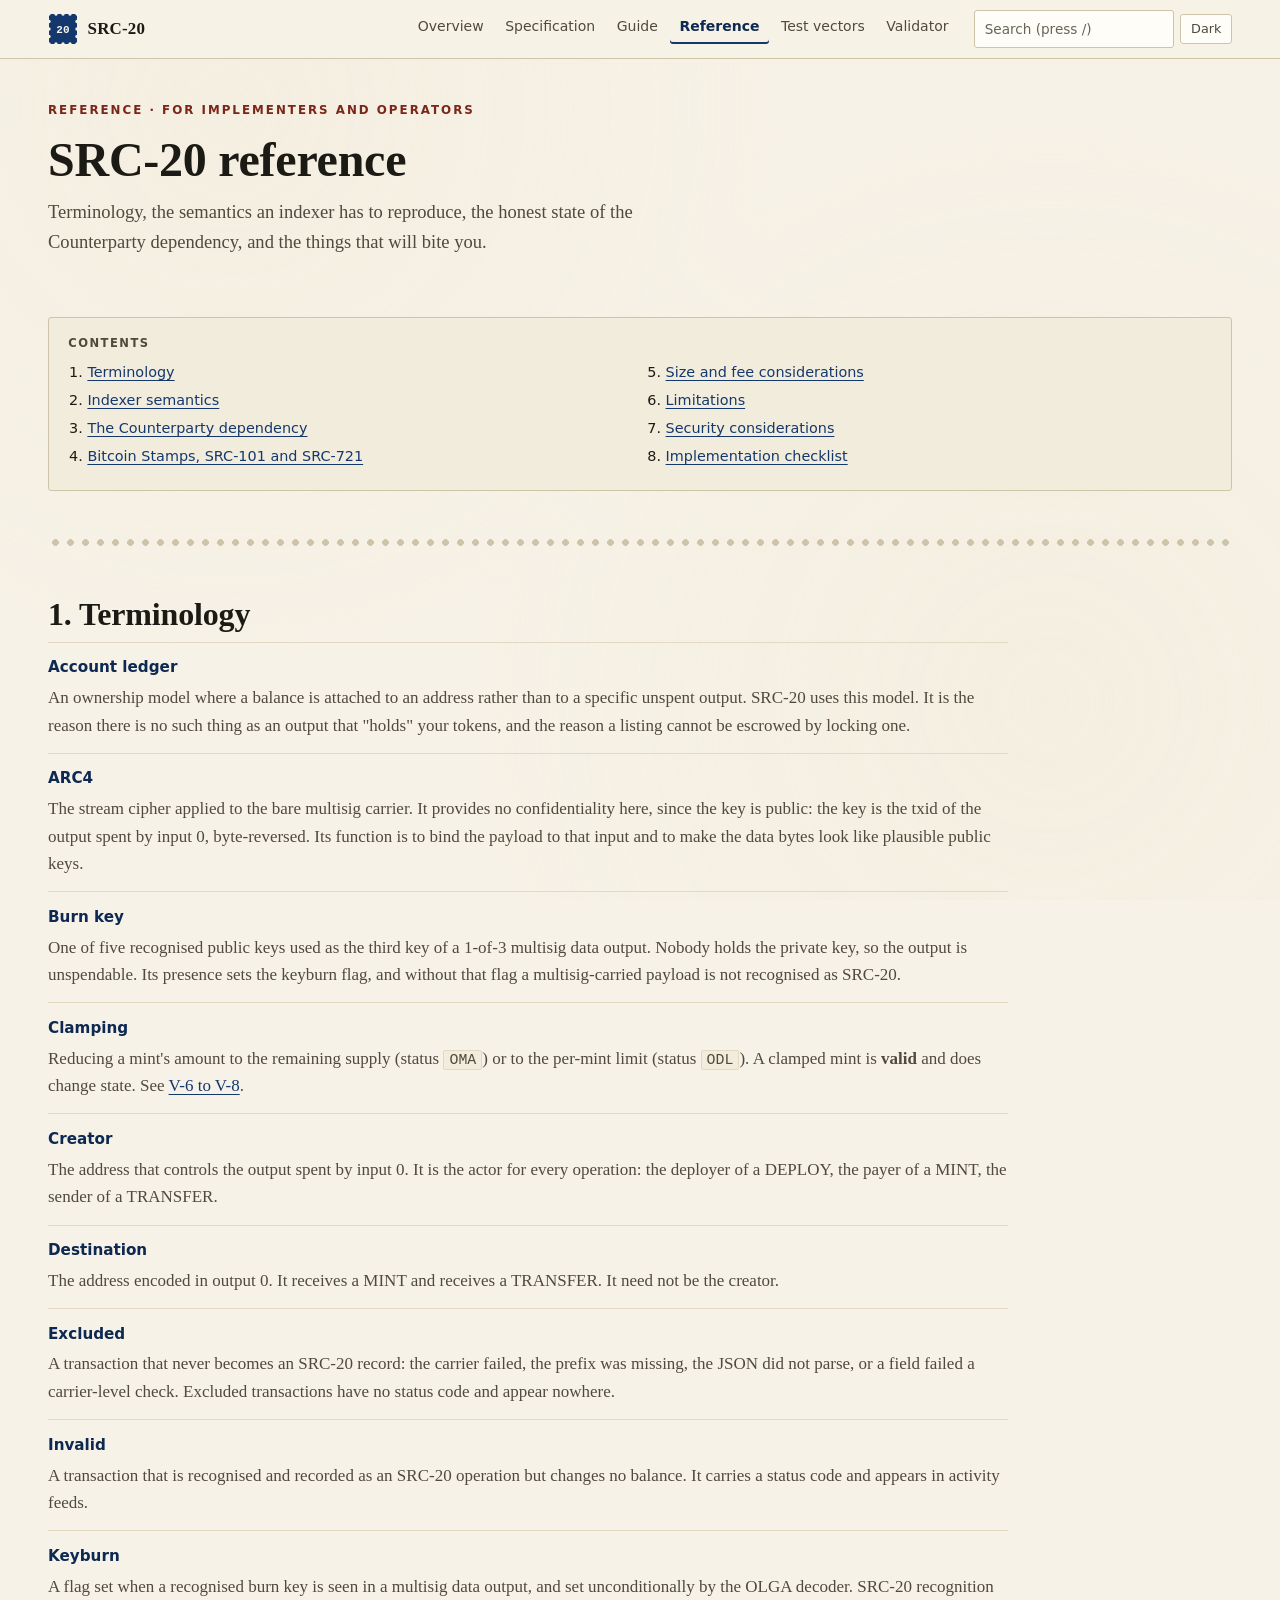
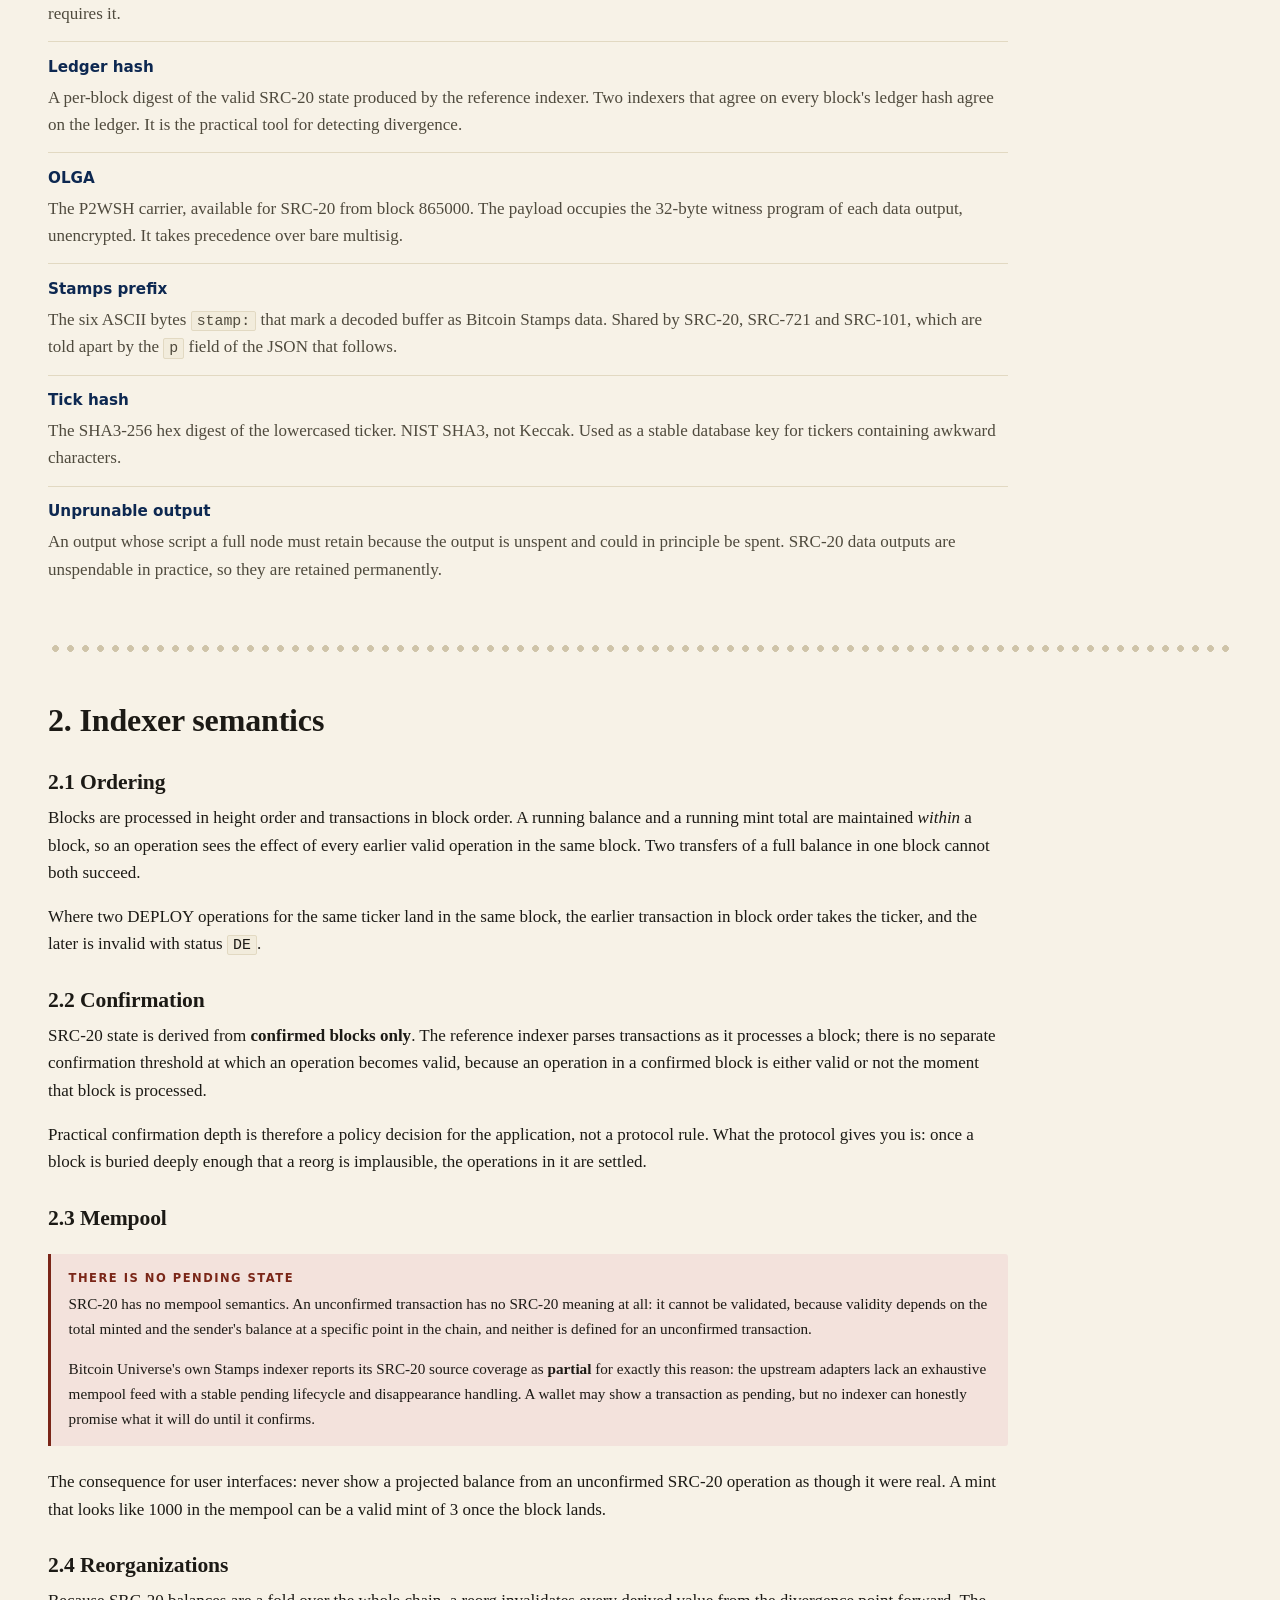
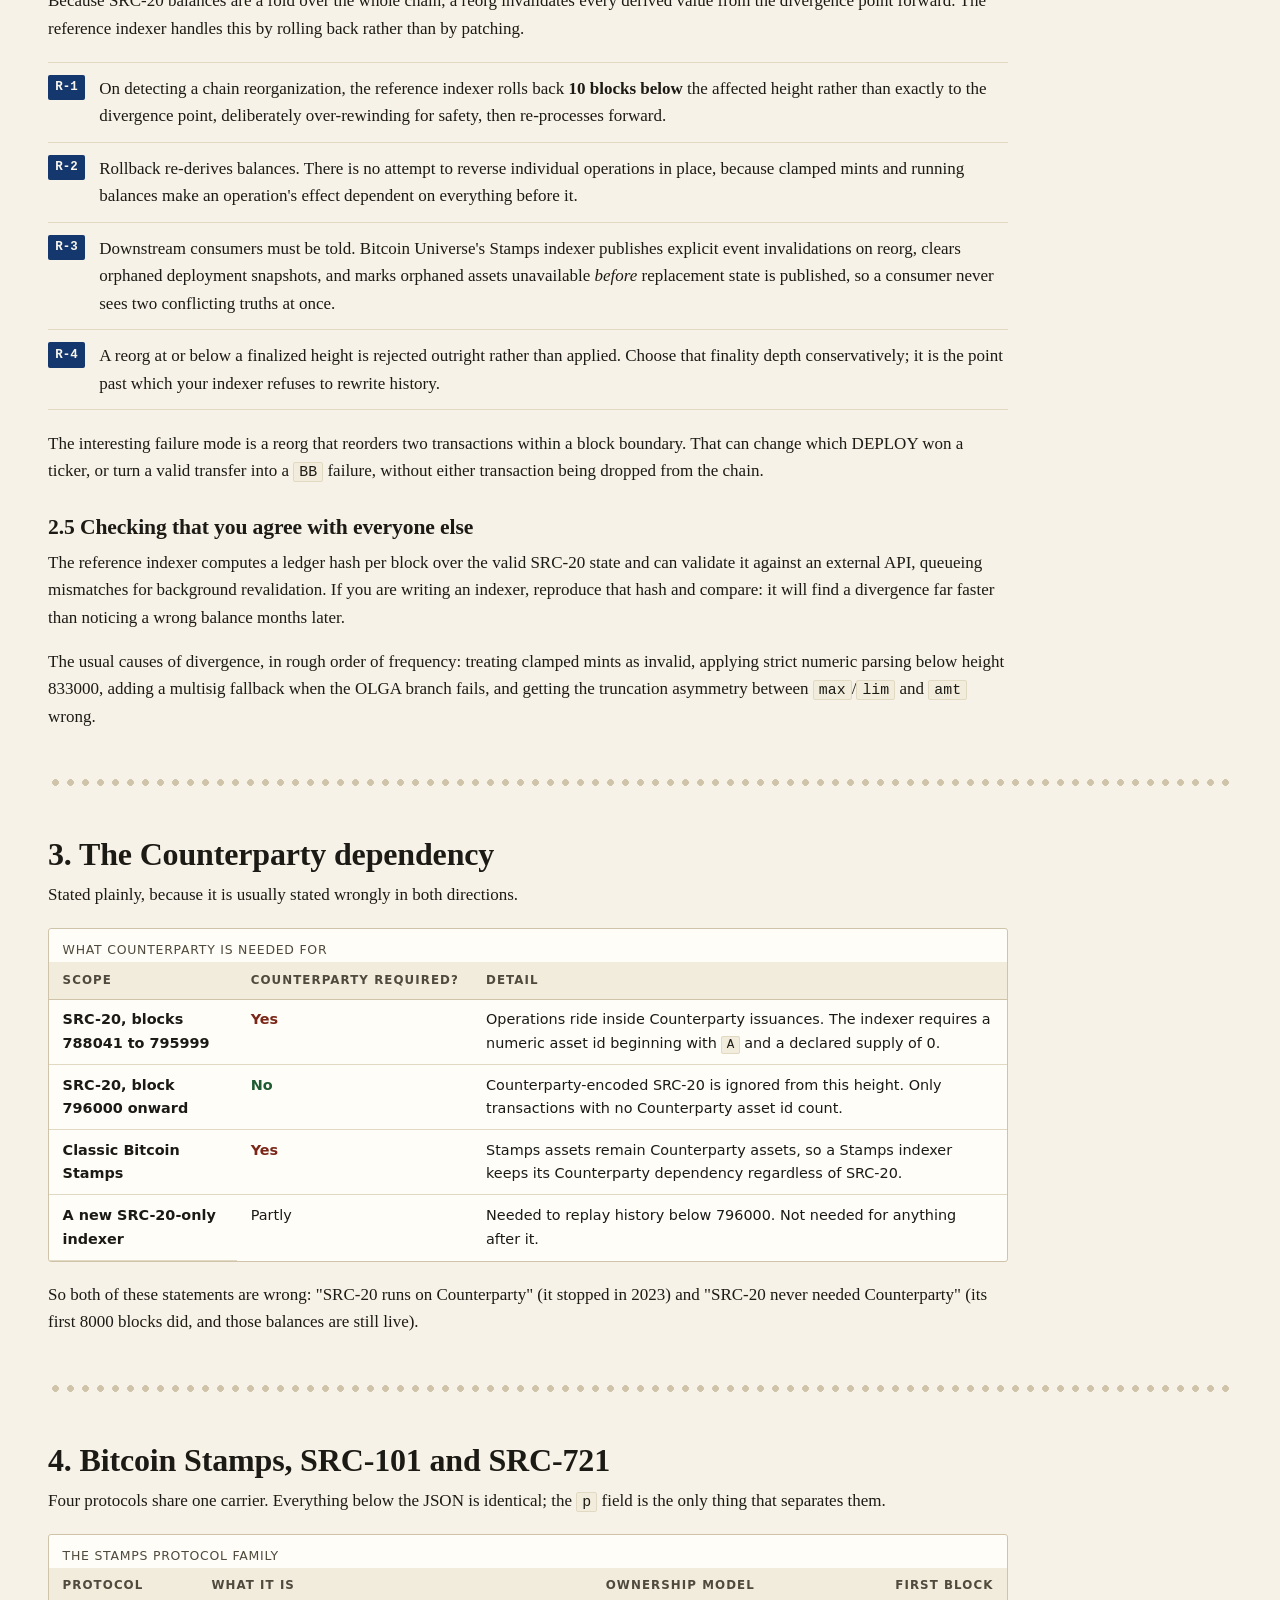
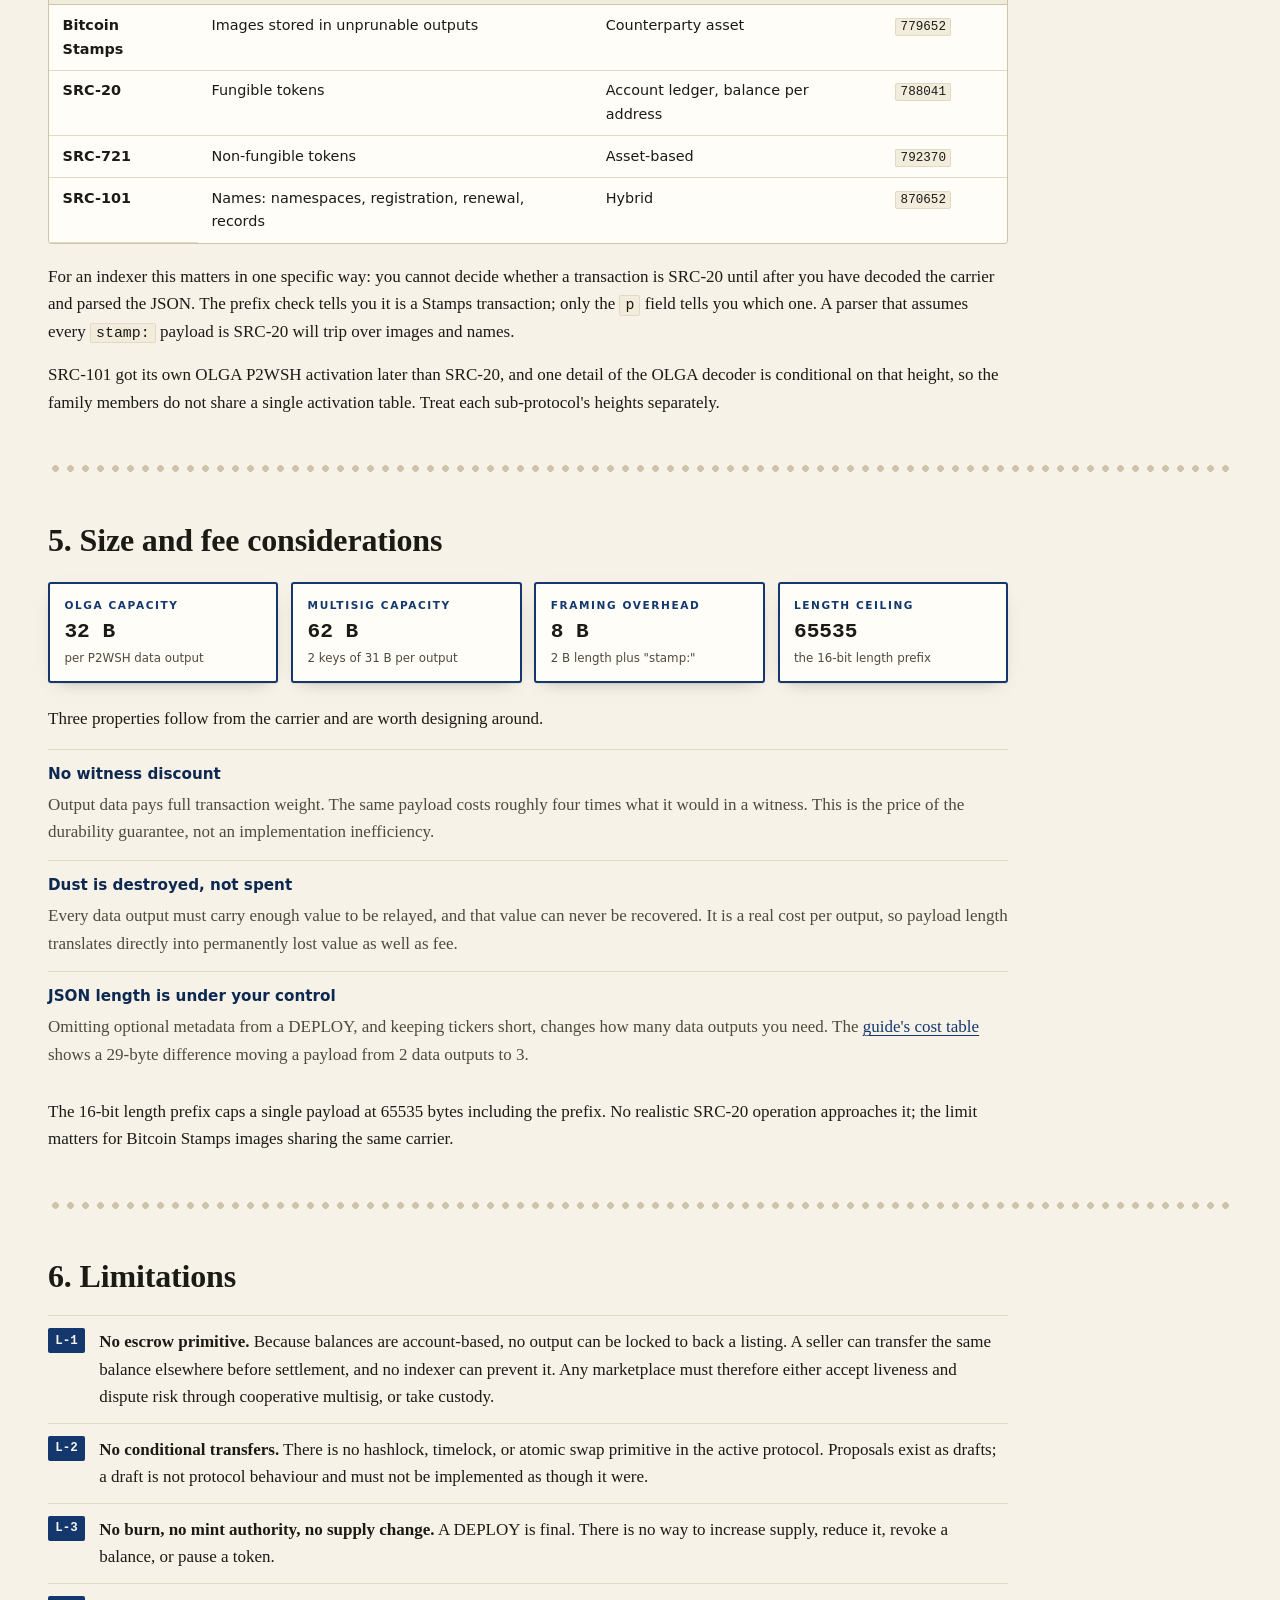
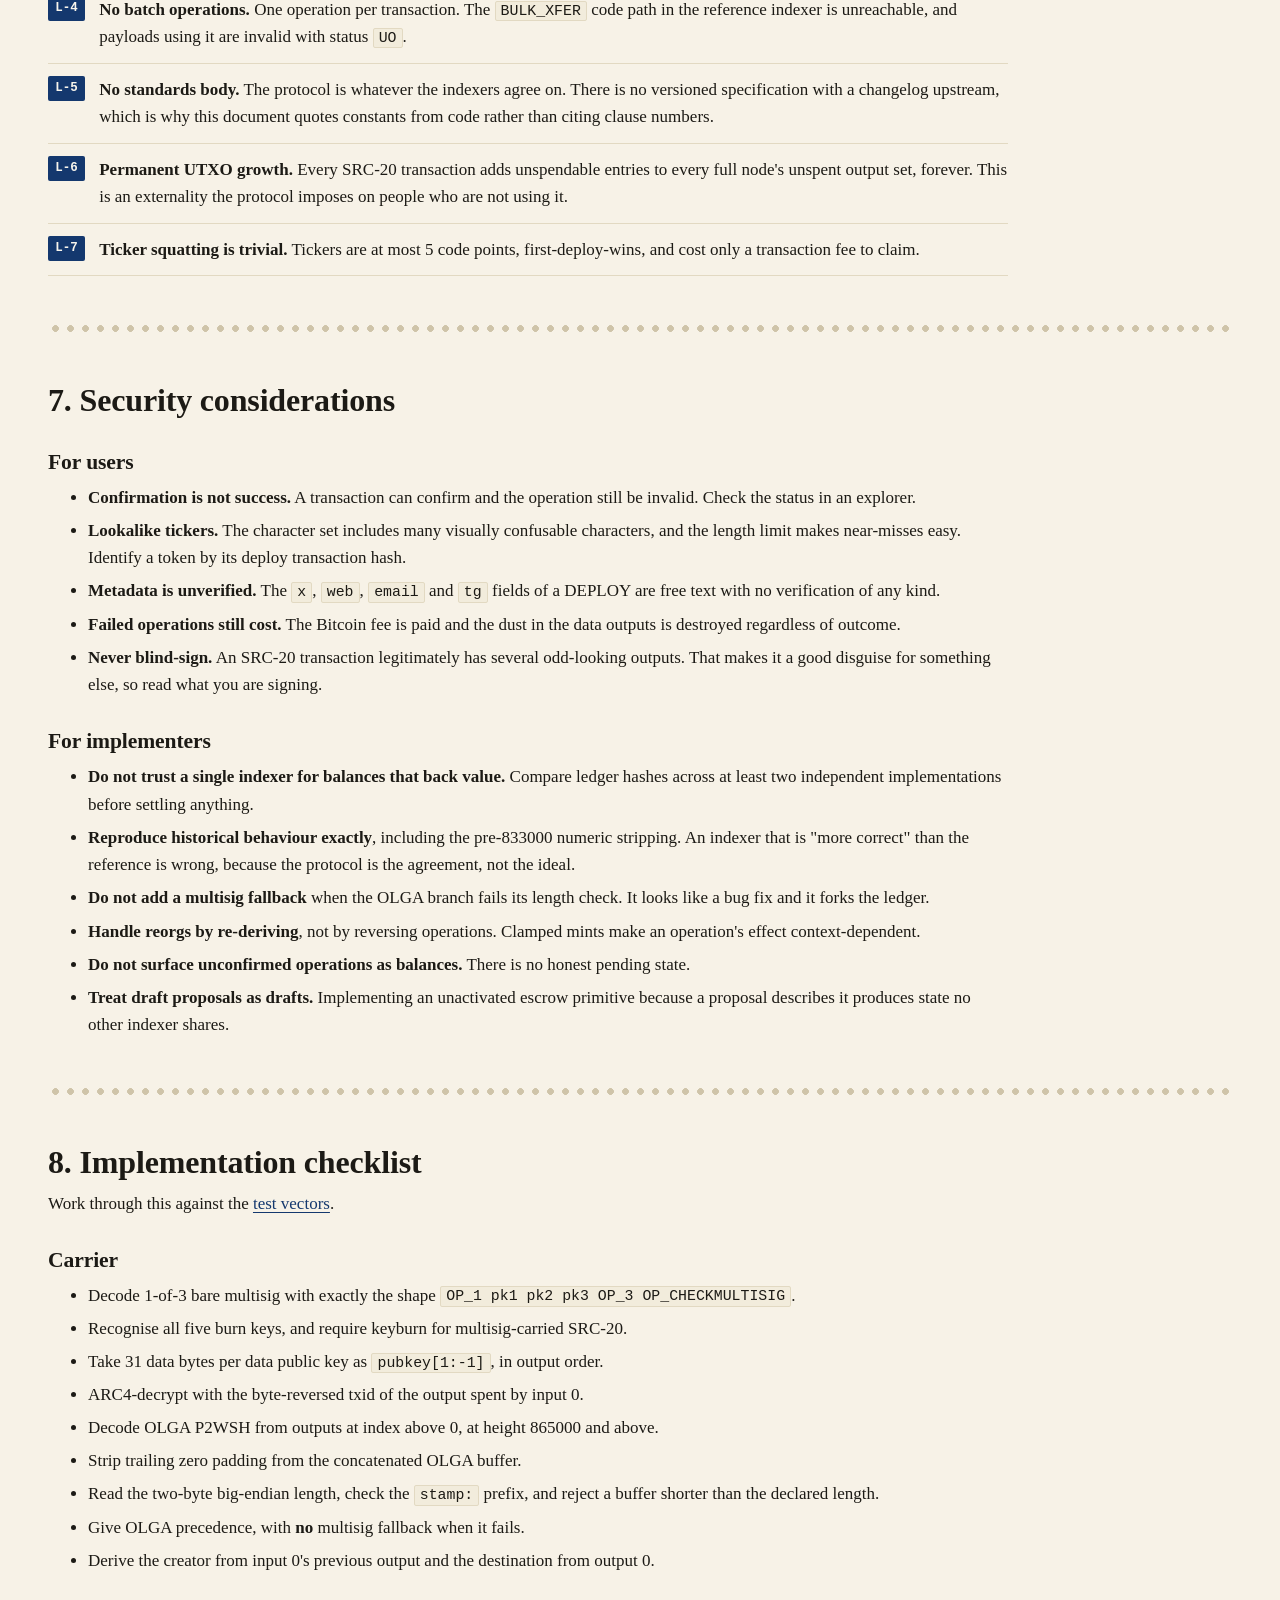
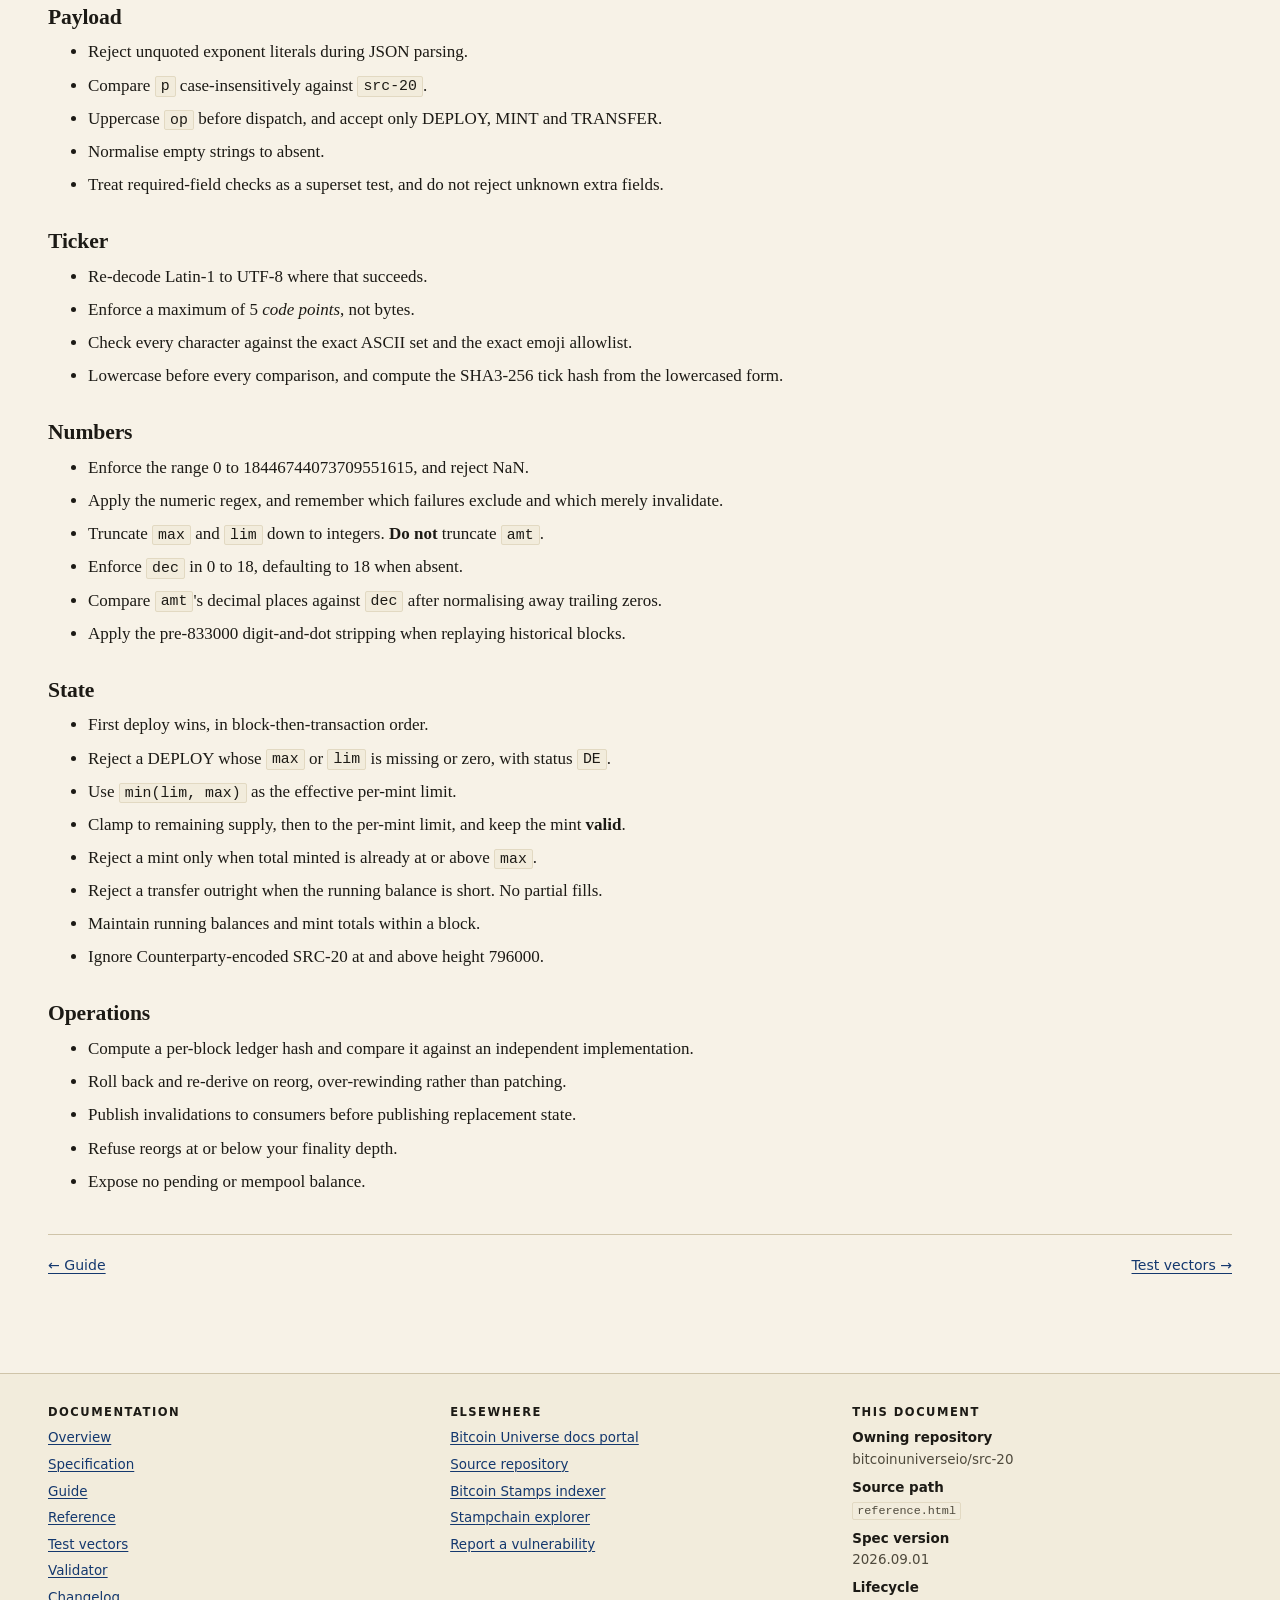
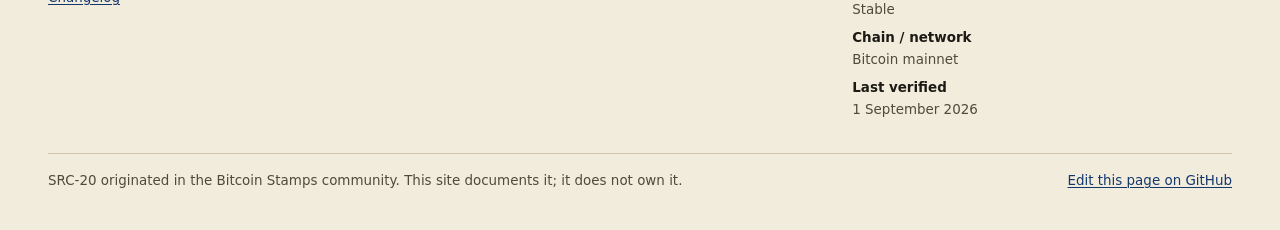
<file: reference.html>
<!doctype html>
<html lang="en">
<head>
<meta charset="utf-8">
<meta name="viewport" content="width=device-width, initial-scale=1">
<title>SRC-20 reference: indexer semantics and terminology</title>
<meta name="description" content="SRC-20 terminology, indexer semantics for confirmation, mempool and reorg, the Counterparty dependency stated honestly, the relationship to Bitcoin Stamps and SRC-101, size and fee considerations, limitations, security considerations and an implementation checklist.">
<link rel="canonical" href="https://bitcoinuniverseio.github.io/src-20/reference.html">
<link rel="icon" href="assets/favicon.svg" type="image/svg+xml">
<link rel="stylesheet" href="assets/site.css">
<link rel="search-index" href="search-index.json">
<meta property="og:type" content="article">
<meta property="og:title" content="SRC-20 reference">
<meta property="og:description" content="Terminology, indexer semantics, limitations and an implementation checklist for SRC-20.">
<meta property="og:url" content="https://bitcoinuniverseio.github.io/src-20/reference.html">
<meta property="og:image" content="https://bitcoinuniverseio.github.io/src-20/assets/og.svg">
<meta name="twitter:card" content="summary_large_image">
<script>try{var t=localStorage.getItem('src20-docs-theme');if(t==='dark'||t==='light')document.documentElement.setAttribute('data-theme',t);}catch(e){}</script>
</head>
<body>
<a class="skip-link" href="#main">Skip to content</a>

<header class="site-header">
  <div class="wrap header-inner">
    <a class="brand" href="index.html">
      <svg class="brand-mark" viewBox="0 0 30 34" aria-hidden="true" focusable="false">
        <rect x="1" y="2" width="28" height="30" rx="1" fill="var(--accent)"/>
        <g fill="var(--paper)">
          <circle cx="1" cy="2" r="1.7"/><circle cx="8" cy="2" r="1.7"/><circle cx="15" cy="2" r="1.7"/><circle cx="22" cy="2" r="1.7"/><circle cx="29" cy="2" r="1.7"/>
          <circle cx="1" cy="32" r="1.7"/><circle cx="8" cy="32" r="1.7"/><circle cx="15" cy="32" r="1.7"/><circle cx="22" cy="32" r="1.7"/><circle cx="29" cy="32" r="1.7"/>
          <circle cx="1" cy="9.5" r="1.7"/><circle cx="1" cy="17" r="1.7"/><circle cx="1" cy="24.5" r="1.7"/>
          <circle cx="29" cy="9.5" r="1.7"/><circle cx="29" cy="17" r="1.7"/><circle cx="29" cy="24.5" r="1.7"/>
        </g>
        <text x="15" y="21" text-anchor="middle" font-family="ui-monospace, Menlo, Consolas, monospace" font-size="11" font-weight="700" fill="var(--on-accent)">20</text>
      </svg>
      <span>SRC-20</span>
    </a>
    <nav class="site-nav" aria-label="Primary">
      <ul>
        <li><a href="index.html">Overview</a></li>
        <li><a href="specification.html">Specification</a></li>
        <li><a href="guide.html">Guide</a></li>
        <li><a href="reference.html" aria-current="page">Reference</a></li>
        <li><a href="vectors.html">Test vectors</a></li>
        <li><a href="validator.html">Validator</a></li>
      </ul>
    </nav>
    <div class="header-tools">
      <form class="search" id="site-search" role="search" hidden>
        <label class="visually-hidden" for="q">Search the SRC-20 documentation</label>
        <input class="search-input" id="q" type="search" placeholder="Search (press /)" autocomplete="off">
        <ul class="search-results" id="search-results" aria-live="polite"></ul>
      </form>
      <button class="theme-toggle" id="theme-toggle" type="button" hidden>Dark</button>
    </div>
  </div>
</header>

<main id="main">
  <div class="wrap">

    <div class="hero">
      <p class="eyebrow">Reference &middot; For implementers and operators</p>
      <h1>SRC-20 reference</h1>
      <p class="lede">Terminology, the semantics an indexer has to reproduce, the honest state of the Counterparty dependency, and the things that will bite you.</p>
    </div>

    <div class="toc">
      <p>Contents</p>
      <ol>
        <li><a href="#terms">Terminology</a></li>
        <li><a href="#semantics">Indexer semantics</a></li>
        <li><a href="#counterparty">The Counterparty dependency</a></li>
        <li><a href="#stamps">Bitcoin Stamps, SRC-101 and SRC-721</a></li>
        <li><a href="#size">Size and fee considerations</a></li>
        <li><a href="#limits">Limitations</a></li>
        <li><a href="#security">Security considerations</a></li>
        <li><a href="#checklist">Implementation checklist</a></li>
      </ol>
    </div>

    <hr class="perf">

    <section id="terms" class="prose-wide">
      <h2>1. Terminology</h2>
      <dl class="terms">
        <dt>Account ledger</dt>
        <dd>An ownership model where a balance is attached to an address rather than to a specific unspent output. SRC-20 uses this model. It is the reason there is no such thing as an output that "holds" your tokens, and the reason a listing cannot be escrowed by locking one.</dd>

        <dt>ARC4</dt>
        <dd>The stream cipher applied to the bare multisig carrier. It provides no confidentiality here, since the key is public: the key is the txid of the output spent by input 0, byte-reversed. Its function is to bind the payload to that input and to make the data bytes look like plausible public keys.</dd>

        <dt>Burn key</dt>
        <dd>One of five recognised public keys used as the third key of a 1-of-3 multisig data output. Nobody holds the private key, so the output is unspendable. Its presence sets the keyburn flag, and without that flag a multisig-carried payload is not recognised as SRC-20.</dd>

        <dt>Clamping</dt>
        <dd>Reducing a mint's amount to the remaining supply (status <code>OMA</code>) or to the per-mint limit (status <code>ODL</code>). A clamped mint is <strong>valid</strong> and does change state. See <a href="specification.html#validity">V-6 to V-8</a>.</dd>

        <dt>Creator</dt>
        <dd>The address that controls the output spent by input 0. It is the actor for every operation: the deployer of a DEPLOY, the payer of a MINT, the sender of a TRANSFER.</dd>

        <dt>Destination</dt>
        <dd>The address encoded in output 0. It receives a MINT and receives a TRANSFER. It need not be the creator.</dd>

        <dt>Excluded</dt>
        <dd>A transaction that never becomes an SRC-20 record: the carrier failed, the prefix was missing, the JSON did not parse, or a field failed a carrier-level check. Excluded transactions have no status code and appear nowhere.</dd>

        <dt>Invalid</dt>
        <dd>A transaction that is recognised and recorded as an SRC-20 operation but changes no balance. It carries a status code and appears in activity feeds.</dd>

        <dt>Keyburn</dt>
        <dd>A flag set when a recognised burn key is seen in a multisig data output, and set unconditionally by the OLGA decoder. SRC-20 recognition requires it.</dd>

        <dt>Ledger hash</dt>
        <dd>A per-block digest of the valid SRC-20 state produced by the reference indexer. Two indexers that agree on every block's ledger hash agree on the ledger. It is the practical tool for detecting divergence.</dd>

        <dt>OLGA</dt>
        <dd>The P2WSH carrier, available for SRC-20 from block 865000. The payload occupies the 32-byte witness program of each data output, unencrypted. It takes precedence over bare multisig.</dd>

        <dt>Stamps prefix</dt>
        <dd>The six ASCII bytes <code>stamp:</code> that mark a decoded buffer as Bitcoin Stamps data. Shared by SRC-20, SRC-721 and SRC-101, which are told apart by the <code>p</code> field of the JSON that follows.</dd>

        <dt>Tick hash</dt>
        <dd>The SHA3-256 hex digest of the lowercased ticker. NIST SHA3, not Keccak. Used as a stable database key for tickers containing awkward characters.</dd>

        <dt>Unprunable output</dt>
        <dd>An output whose script a full node must retain because the output is unspent and could in principle be spent. SRC-20 data outputs are unspendable in practice, so they are retained permanently.</dd>
      </dl>
    </section>

    <hr class="perf">

    <section id="semantics" class="prose-wide">
      <h2>2. Indexer semantics</h2>

      <h3 id="ordering">2.1 Ordering</h3>
      <p>Blocks are processed in height order and transactions in block order. A running balance and a running mint total are maintained <em>within</em> a block, so an operation sees the effect of every earlier valid operation in the same block. Two transfers of a full balance in one block cannot both succeed.</p>
      <p>Where two DEPLOY operations for the same ticker land in the same block, the earlier transaction in block order takes the ticker, and the later is invalid with status <code>DE</code>.</p>

      <h3 id="confirmation">2.2 Confirmation</h3>
      <p>SRC-20 state is derived from <strong>confirmed blocks only</strong>. The reference indexer parses transactions as it processes a block; there is no separate confirmation threshold at which an operation becomes valid, because an operation in a confirmed block is either valid or not the moment that block is processed.</p>
      <p>Practical confirmation depth is therefore a policy decision for the application, not a protocol rule. What the protocol gives you is: once a block is buried deeply enough that a reorg is implausible, the operations in it are settled.</p>

      <h3 id="mempool">2.3 Mempool</h3>
      <div class="note note-warn">
        <span class="note-title">There is no pending state</span>
        <p>SRC-20 has no mempool semantics. An unconfirmed transaction has no SRC-20 meaning at all: it cannot be validated, because validity depends on the total minted and the sender's balance at a specific point in the chain, and neither is defined for an unconfirmed transaction.</p>
        <p>Bitcoin Universe's own Stamps indexer reports its SRC-20 source coverage as <strong>partial</strong> for exactly this reason: the upstream adapters lack an exhaustive mempool feed with a stable pending lifecycle and disappearance handling. A wallet may show a transaction as pending, but no indexer can honestly promise what it will do until it confirms.</p>
      </div>
      <p>The consequence for user interfaces: never show a projected balance from an unconfirmed SRC-20 operation as though it were real. A mint that looks like 1000 in the mempool can be a valid mint of 3 once the block lands.</p>

      <h3 id="reorg">2.4 Reorganizations</h3>
      <p>Because SRC-20 balances are a fold over the whole chain, a reorg invalidates every derived value from the divergence point forward. The reference indexer handles this by rolling back rather than by patching.</p>
      <ul class="rules">
        <li><span class="rule-id">R-1</span><div class="rule-body"><p>On detecting a chain reorganization, the reference indexer rolls back <strong>10 blocks below</strong> the affected height rather than exactly to the divergence point, deliberately over-rewinding for safety, then re-processes forward.</p></div></li>
        <li><span class="rule-id">R-2</span><div class="rule-body"><p>Rollback re-derives balances. There is no attempt to reverse individual operations in place, because clamped mints and running balances make an operation's effect dependent on everything before it.</p></div></li>
        <li><span class="rule-id">R-3</span><div class="rule-body"><p>Downstream consumers must be told. Bitcoin Universe's Stamps indexer publishes explicit event invalidations on reorg, clears orphaned deployment snapshots, and marks orphaned assets unavailable <em>before</em> replacement state is published, so a consumer never sees two conflicting truths at once.</p></div></li>
        <li><span class="rule-id">R-4</span><div class="rule-body"><p>A reorg at or below a finalized height is rejected outright rather than applied. Choose that finality depth conservatively; it is the point past which your indexer refuses to rewrite history.</p></div></li>
      </ul>
      <p>The interesting failure mode is a reorg that reorders two transactions within a block boundary. That can change which DEPLOY won a ticker, or turn a valid transfer into a <code>BB</code> failure, without either transaction being dropped from the chain.</p>

      <h3 id="agreement">2.5 Checking that you agree with everyone else</h3>
      <p>The reference indexer computes a ledger hash per block over the valid SRC-20 state and can validate it against an external API, queueing mismatches for background revalidation. If you are writing an indexer, reproduce that hash and compare: it will find a divergence far faster than noticing a wrong balance months later.</p>
      <p>The usual causes of divergence, in rough order of frequency: treating clamped mints as invalid, applying strict numeric parsing below height 833000, adding a multisig fallback when the OLGA branch fails, and getting the truncation asymmetry between <code>max</code>/<code>lim</code> and <code>amt</code> wrong.</p>
    </section>

    <hr class="perf">

    <section id="counterparty" class="prose-wide">
      <h2>3. The Counterparty dependency</h2>
      <p>Stated plainly, because it is usually stated wrongly in both directions.</p>

      <div class="table-scroll">
        <table>
          <caption>What Counterparty is needed for</caption>
          <thead><tr><th scope="col">Scope</th><th scope="col">Counterparty required?</th><th scope="col">Detail</th></tr></thead>
          <tbody>
            <tr><th scope="row">SRC-20, blocks 788041 to 795999</th><td class="no">Yes</td><td>Operations ride inside Counterparty issuances. The indexer requires a numeric asset id beginning with <code>A</code> and a declared supply of 0.</td></tr>
            <tr><th scope="row">SRC-20, block 796000 onward</th><td class="yes">No</td><td>Counterparty-encoded SRC-20 is ignored from this height. Only transactions with no Counterparty asset id count.</td></tr>
            <tr><th scope="row">Classic Bitcoin Stamps</th><td class="no">Yes</td><td>Stamps assets remain Counterparty assets, so a Stamps indexer keeps its Counterparty dependency regardless of SRC-20.</td></tr>
            <tr><th scope="row">A new SRC-20-only indexer</th><td>Partly</td><td>Needed to replay history below 796000. Not needed for anything after it.</td></tr>
          </tbody>
        </table>
      </div>

      <p>So both of these statements are wrong: "SRC-20 runs on Counterparty" (it stopped in 2023) and "SRC-20 never needed Counterparty" (its first 8000 blocks did, and those balances are still live).</p>
    </section>

    <hr class="perf">

    <section id="stamps" class="prose-wide">
      <h2>4. Bitcoin Stamps, SRC-101 and SRC-721</h2>
      <p>Four protocols share one carrier. Everything below the JSON is identical; the <code>p</code> field is the only thing that separates them.</p>

      <div class="table-scroll">
        <table>
          <caption>The Stamps protocol family</caption>
          <thead><tr><th scope="col">Protocol</th><th scope="col">What it is</th><th scope="col">Ownership model</th><th scope="col">First block</th></tr></thead>
          <tbody>
            <tr><th scope="row">Bitcoin Stamps</th><td>Images stored in unprunable outputs</td><td>Counterparty asset</td><td><code>779652</code></td></tr>
            <tr><th scope="row">SRC-20</th><td>Fungible tokens</td><td>Account ledger, balance per address</td><td><code>788041</code></td></tr>
            <tr><th scope="row">SRC-721</th><td>Non-fungible tokens</td><td>Asset-based</td><td><code>792370</code></td></tr>
            <tr><th scope="row">SRC-101</th><td>Names: namespaces, registration, renewal, records</td><td>Hybrid</td><td><code>870652</code></td></tr>
          </tbody>
        </table>
      </div>

      <p>For an indexer this matters in one specific way: you cannot decide whether a transaction is SRC-20 until after you have decoded the carrier and parsed the JSON. The prefix check tells you it is a Stamps transaction; only the <code>p</code> field tells you which one. A parser that assumes every <code>stamp:</code> payload is SRC-20 will trip over images and names.</p>

      <p>SRC-101 got its own OLGA P2WSH activation later than SRC-20, and one detail of the OLGA decoder is conditional on that height, so the family members do not share a single activation table. Treat each sub-protocol's heights separately.</p>
    </section>

    <hr class="perf">

    <section id="size" class="prose-wide">
      <h2>5. Size and fee considerations</h2>

      <ul class="denoms">
        <li class="denom denom-outline"><span class="denom-label">OLGA capacity</span><span class="denom-value">32 B</span><span class="denom-note">per P2WSH data output</span></li>
        <li class="denom denom-outline"><span class="denom-label">Multisig capacity</span><span class="denom-value">62 B</span><span class="denom-note">2 keys of 31 B per output</span></li>
        <li class="denom denom-outline"><span class="denom-label">Framing overhead</span><span class="denom-value">8 B</span><span class="denom-note">2 B length plus "stamp:"</span></li>
        <li class="denom denom-outline"><span class="denom-label">Length ceiling</span><span class="denom-value">65535</span><span class="denom-note">the 16-bit length prefix</span></li>
      </ul>

      <p>Three properties follow from the carrier and are worth designing around.</p>
      <dl class="terms">
        <dt>No witness discount</dt>
        <dd>Output data pays full transaction weight. The same payload costs roughly four times what it would in a witness. This is the price of the durability guarantee, not an implementation inefficiency.</dd>
        <dt>Dust is destroyed, not spent</dt>
        <dd>Every data output must carry enough value to be relayed, and that value can never be recovered. It is a real cost per output, so payload length translates directly into permanently lost value as well as fee.</dd>
        <dt>JSON length is under your control</dt>
        <dd>Omitting optional metadata from a DEPLOY, and keeping tickers short, changes how many data outputs you need. The <a href="guide.html#cost">guide's cost table</a> shows a 29-byte difference moving a payload from 2 data outputs to 3.</dd>
      </dl>

      <p>The 16-bit length prefix caps a single payload at 65535 bytes including the prefix. No realistic SRC-20 operation approaches it; the limit matters for Bitcoin Stamps images sharing the same carrier.</p>
    </section>

    <hr class="perf">

    <section id="limits" class="prose-wide">
      <h2>6. Limitations</h2>
      <ul class="rules">
        <li><span class="rule-id">L-1</span><div class="rule-body"><p><strong>No escrow primitive.</strong> Because balances are account-based, no output can be locked to back a listing. A seller can transfer the same balance elsewhere before settlement, and no indexer can prevent it. Any marketplace must therefore either accept liveness and dispute risk through cooperative multisig, or take custody.</p></div></li>
        <li><span class="rule-id">L-2</span><div class="rule-body"><p><strong>No conditional transfers.</strong> There is no hashlock, timelock, or atomic swap primitive in the active protocol. Proposals exist as drafts; a draft is not protocol behaviour and must not be implemented as though it were.</p></div></li>
        <li><span class="rule-id">L-3</span><div class="rule-body"><p><strong>No burn, no mint authority, no supply change.</strong> A DEPLOY is final. There is no way to increase supply, reduce it, revoke a balance, or pause a token.</p></div></li>
        <li><span class="rule-id">L-4</span><div class="rule-body"><p><strong>No batch operations.</strong> One operation per transaction. The <code>BULK_XFER</code> code path in the reference indexer is unreachable, and payloads using it are invalid with status <code>UO</code>.</p></div></li>
        <li><span class="rule-id">L-5</span><div class="rule-body"><p><strong>No standards body.</strong> The protocol is whatever the indexers agree on. There is no versioned specification with a changelog upstream, which is why this document quotes constants from code rather than citing clause numbers.</p></div></li>
        <li><span class="rule-id">L-6</span><div class="rule-body"><p><strong>Permanent UTXO growth.</strong> Every SRC-20 transaction adds unspendable entries to every full node's unspent output set, forever. This is an externality the protocol imposes on people who are not using it.</p></div></li>
        <li><span class="rule-id">L-7</span><div class="rule-body"><p><strong>Ticker squatting is trivial.</strong> Tickers are at most 5 code points, first-deploy-wins, and cost only a transaction fee to claim.</p></div></li>
      </ul>
    </section>

    <hr class="perf">

    <section id="security" class="prose-wide">
      <h2>7. Security considerations</h2>

      <h3>For users</h3>
      <ul>
        <li><strong>Confirmation is not success.</strong> A transaction can confirm and the operation still be invalid. Check the status in an explorer.</li>
        <li><strong>Lookalike tickers.</strong> The character set includes many visually confusable characters, and the length limit makes near-misses easy. Identify a token by its deploy transaction hash.</li>
        <li><strong>Metadata is unverified.</strong> The <code>x</code>, <code>web</code>, <code>email</code> and <code>tg</code> fields of a DEPLOY are free text with no verification of any kind.</li>
        <li><strong>Failed operations still cost.</strong> The Bitcoin fee is paid and the dust in the data outputs is destroyed regardless of outcome.</li>
        <li><strong>Never blind-sign.</strong> An SRC-20 transaction legitimately has several odd-looking outputs. That makes it a good disguise for something else, so read what you are signing.</li>
      </ul>

      <h3>For implementers</h3>
      <ul>
        <li><strong>Do not trust a single indexer for balances that back value.</strong> Compare ledger hashes across at least two independent implementations before settling anything.</li>
        <li><strong>Reproduce historical behaviour exactly</strong>, including the pre-833000 numeric stripping. An indexer that is "more correct" than the reference is wrong, because the protocol is the agreement, not the ideal.</li>
        <li><strong>Do not add a multisig fallback</strong> when the OLGA branch fails its length check. It looks like a bug fix and it forks the ledger.</li>
        <li><strong>Handle reorgs by re-deriving</strong>, not by reversing operations. Clamped mints make an operation's effect context-dependent.</li>
        <li><strong>Do not surface unconfirmed operations as balances.</strong> There is no honest pending state.</li>
        <li><strong>Treat draft proposals as drafts.</strong> Implementing an unactivated escrow primitive because a proposal describes it produces state no other indexer shares.</li>
      </ul>
    </section>

    <hr class="perf">

    <section id="checklist" class="prose-wide">
      <h2>8. Implementation checklist</h2>
      <p>Work through this against the <a href="vectors.html">test vectors</a>.</p>

      <h3>Carrier</h3>
      <ul>
        <li>Decode 1-of-3 bare multisig with exactly the shape <code>OP_1 pk1 pk2 pk3 OP_3 OP_CHECKMULTISIG</code>.</li>
        <li>Recognise all five burn keys, and require keyburn for multisig-carried SRC-20.</li>
        <li>Take 31 data bytes per data public key as <code>pubkey[1:-1]</code>, in output order.</li>
        <li>ARC4-decrypt with the byte-reversed txid of the output spent by input 0.</li>
        <li>Decode OLGA P2WSH from outputs at index above 0, at height 865000 and above.</li>
        <li>Strip trailing zero padding from the concatenated OLGA buffer.</li>
        <li>Read the two-byte big-endian length, check the <code>stamp:</code> prefix, and reject a buffer shorter than the declared length.</li>
        <li>Give OLGA precedence, with <strong>no</strong> multisig fallback when it fails.</li>
        <li>Derive the creator from input 0's previous output and the destination from output 0.</li>
      </ul>

      <h3>Payload</h3>
      <ul>
        <li>Reject unquoted exponent literals during JSON parsing.</li>
        <li>Compare <code>p</code> case-insensitively against <code>src-20</code>.</li>
        <li>Uppercase <code>op</code> before dispatch, and accept only DEPLOY, MINT and TRANSFER.</li>
        <li>Normalise empty strings to absent.</li>
        <li>Treat required-field checks as a superset test, and do not reject unknown extra fields.</li>
      </ul>

      <h3>Ticker</h3>
      <ul>
        <li>Re-decode Latin-1 to UTF-8 where that succeeds.</li>
        <li>Enforce a maximum of 5 <em>code points</em>, not bytes.</li>
        <li>Check every character against the exact ASCII set and the exact emoji allowlist.</li>
        <li>Lowercase before every comparison, and compute the SHA3-256 tick hash from the lowercased form.</li>
      </ul>

      <h3>Numbers</h3>
      <ul>
        <li>Enforce the range 0 to 18446744073709551615, and reject NaN.</li>
        <li>Apply the numeric regex, and remember which failures exclude and which merely invalidate.</li>
        <li>Truncate <code>max</code> and <code>lim</code> down to integers. <strong>Do not</strong> truncate <code>amt</code>.</li>
        <li>Enforce <code>dec</code> in 0 to 18, defaulting to 18 when absent.</li>
        <li>Compare <code>amt</code>'s decimal places against <code>dec</code> after normalising away trailing zeros.</li>
        <li>Apply the pre-833000 digit-and-dot stripping when replaying historical blocks.</li>
      </ul>

      <h3>State</h3>
      <ul>
        <li>First deploy wins, in block-then-transaction order.</li>
        <li>Reject a DEPLOY whose <code>max</code> or <code>lim</code> is missing or zero, with status <code>DE</code>.</li>
        <li>Use <code>min(lim, max)</code> as the effective per-mint limit.</li>
        <li>Clamp to remaining supply, then to the per-mint limit, and keep the mint <strong>valid</strong>.</li>
        <li>Reject a mint only when total minted is already at or above <code>max</code>.</li>
        <li>Reject a transfer outright when the running balance is short. No partial fills.</li>
        <li>Maintain running balances and mint totals within a block.</li>
        <li>Ignore Counterparty-encoded SRC-20 at and above height 796000.</li>
      </ul>

      <h3>Operations</h3>
      <ul>
        <li>Compute a per-block ledger hash and compare it against an independent implementation.</li>
        <li>Roll back and re-derive on reorg, over-rewinding rather than patching.</li>
        <li>Publish invalidations to consumers before publishing replacement state.</li>
        <li>Refuse reorgs at or below your finality depth.</li>
        <li>Expose no pending or mempool balance.</li>
      </ul>
    </section>

    <nav class="page-nav" aria-label="Page">
      <a href="guide.html">&larr; Guide</a>
      <a href="vectors.html">Test vectors &rarr;</a>
    </nav>

  </div>
</main>

<footer class="site-footer">
  <div class="wrap">
    <div class="footer-grid">
      <div>
        <h2>Documentation</h2>
        <ul>
          <li><a href="index.html">Overview</a></li>
          <li><a href="specification.html">Specification</a></li>
          <li><a href="guide.html">Guide</a></li>
          <li><a href="reference.html">Reference</a></li>
          <li><a href="vectors.html">Test vectors</a></li>
          <li><a href="validator.html">Validator</a></li>
          <li><a href="changelog.html">Changelog</a></li>
        </ul>
      </div>
      <div>
        <h2>Elsewhere</h2>
        <ul>
          <li><a href="https://docs.bitcoinuniverse.io">Bitcoin Universe docs portal</a></li>
          <li><a href="https://github.com/bitcoinuniverseio/src-20">Source repository</a></li>
          <li><a href="https://github.com/stampchain-io/btc_stamps">Bitcoin Stamps indexer</a></li>
          <li><a href="https://stampchain.io/">Stampchain explorer</a></li>
          <li><a href="https://github.com/bitcoinuniverseio/src-20/security/advisories/new">Report a vulnerability</a></li>
        </ul>
      </div>
      <div>
        <h2>This document</h2>
        <dl class="footer-meta">
          <dt>Owning repository</dt><dd>bitcoinuniverseio/src-20</dd>
          <dt>Source path</dt><dd><code>reference.html</code></dd>
          <dt>Spec version</dt><dd>2026.09.01</dd>
          <dt>Lifecycle</dt><dd>Stable</dd>
          <dt>Chain / network</dt><dd>Bitcoin mainnet</dd>
          <dt>Last verified</dt><dd><time datetime="2026-09-01">1 September 2026</time></dd>
        </dl>
      </div>
    </div>
    <div class="footer-bottom">
      <span>SRC-20 originated in the Bitcoin Stamps community. This site documents it; it does not own it.</span>
      <a href="https://github.com/bitcoinuniverseio/src-20/edit/main/reference.html">Edit this page on GitHub</a>
    </div>
  </div>
</footer>

<script src="assets/site.js" defer></script>
</body>
</html>
</file>
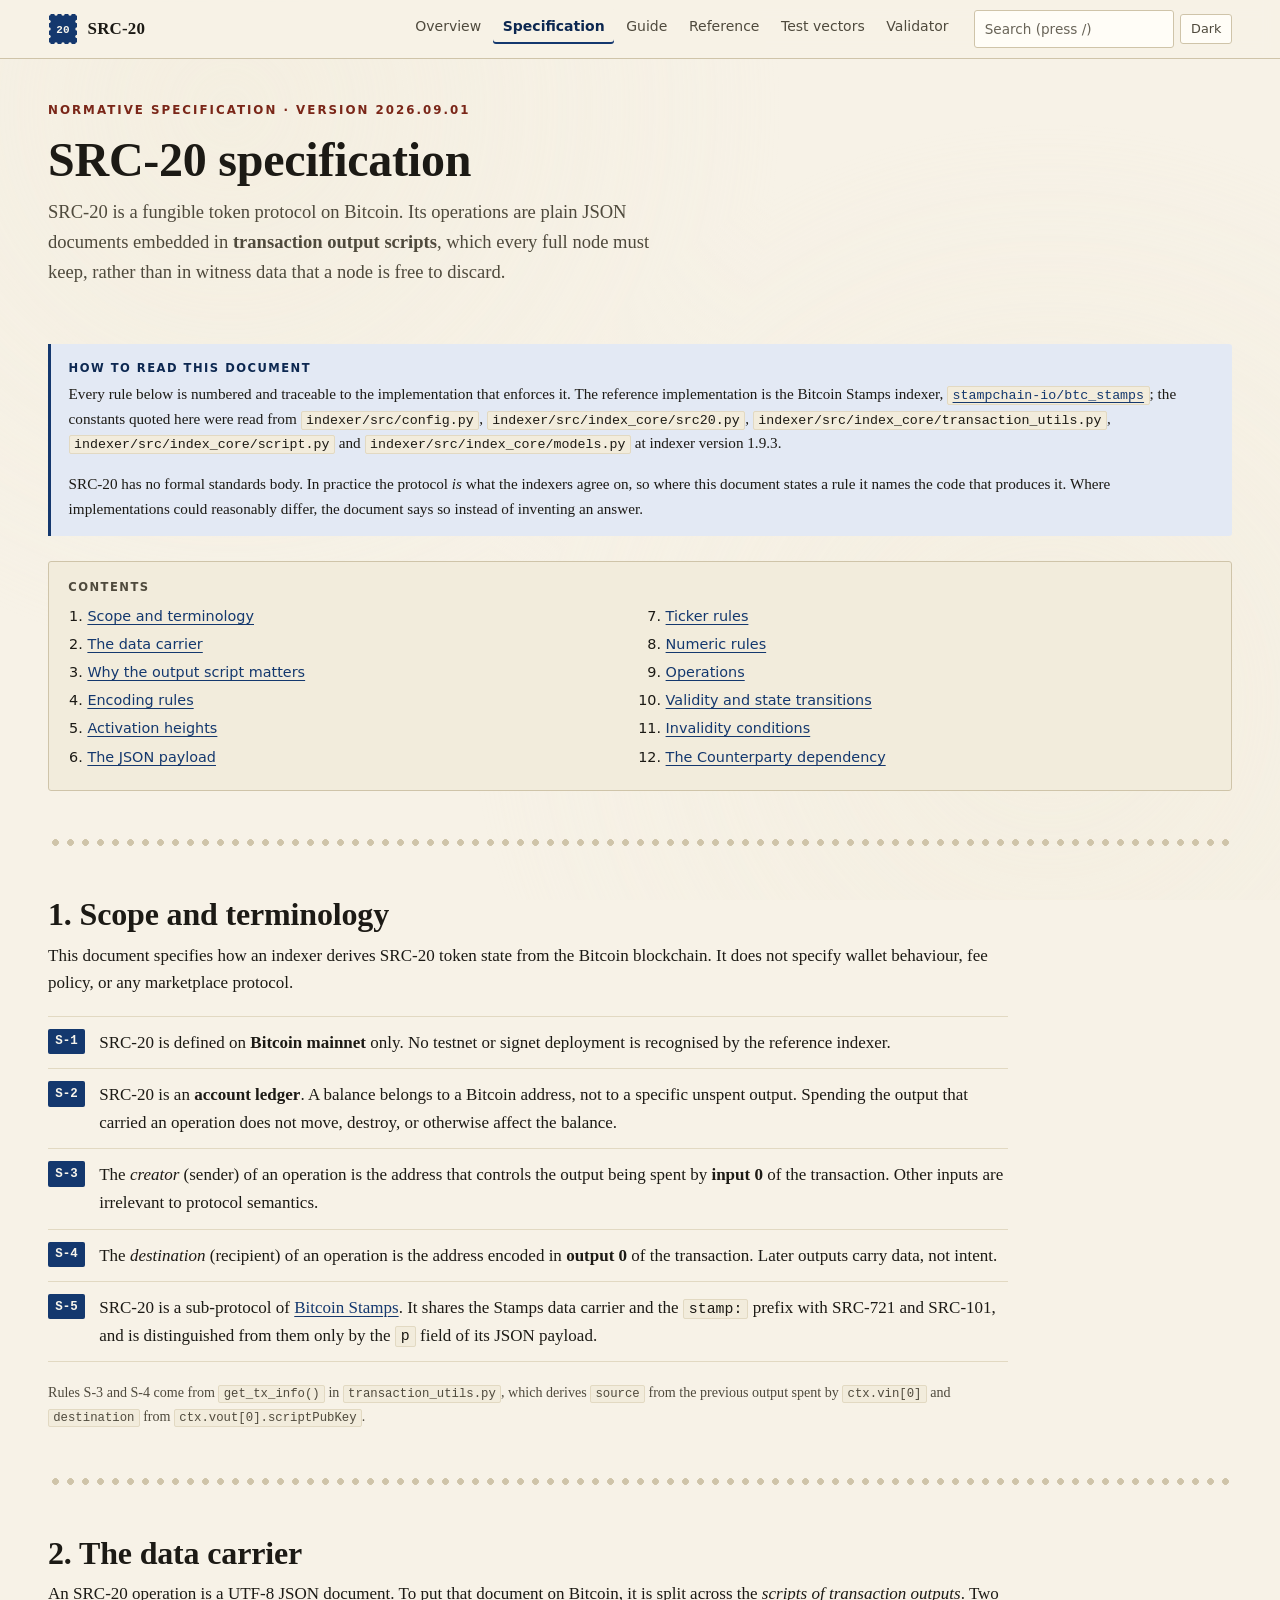
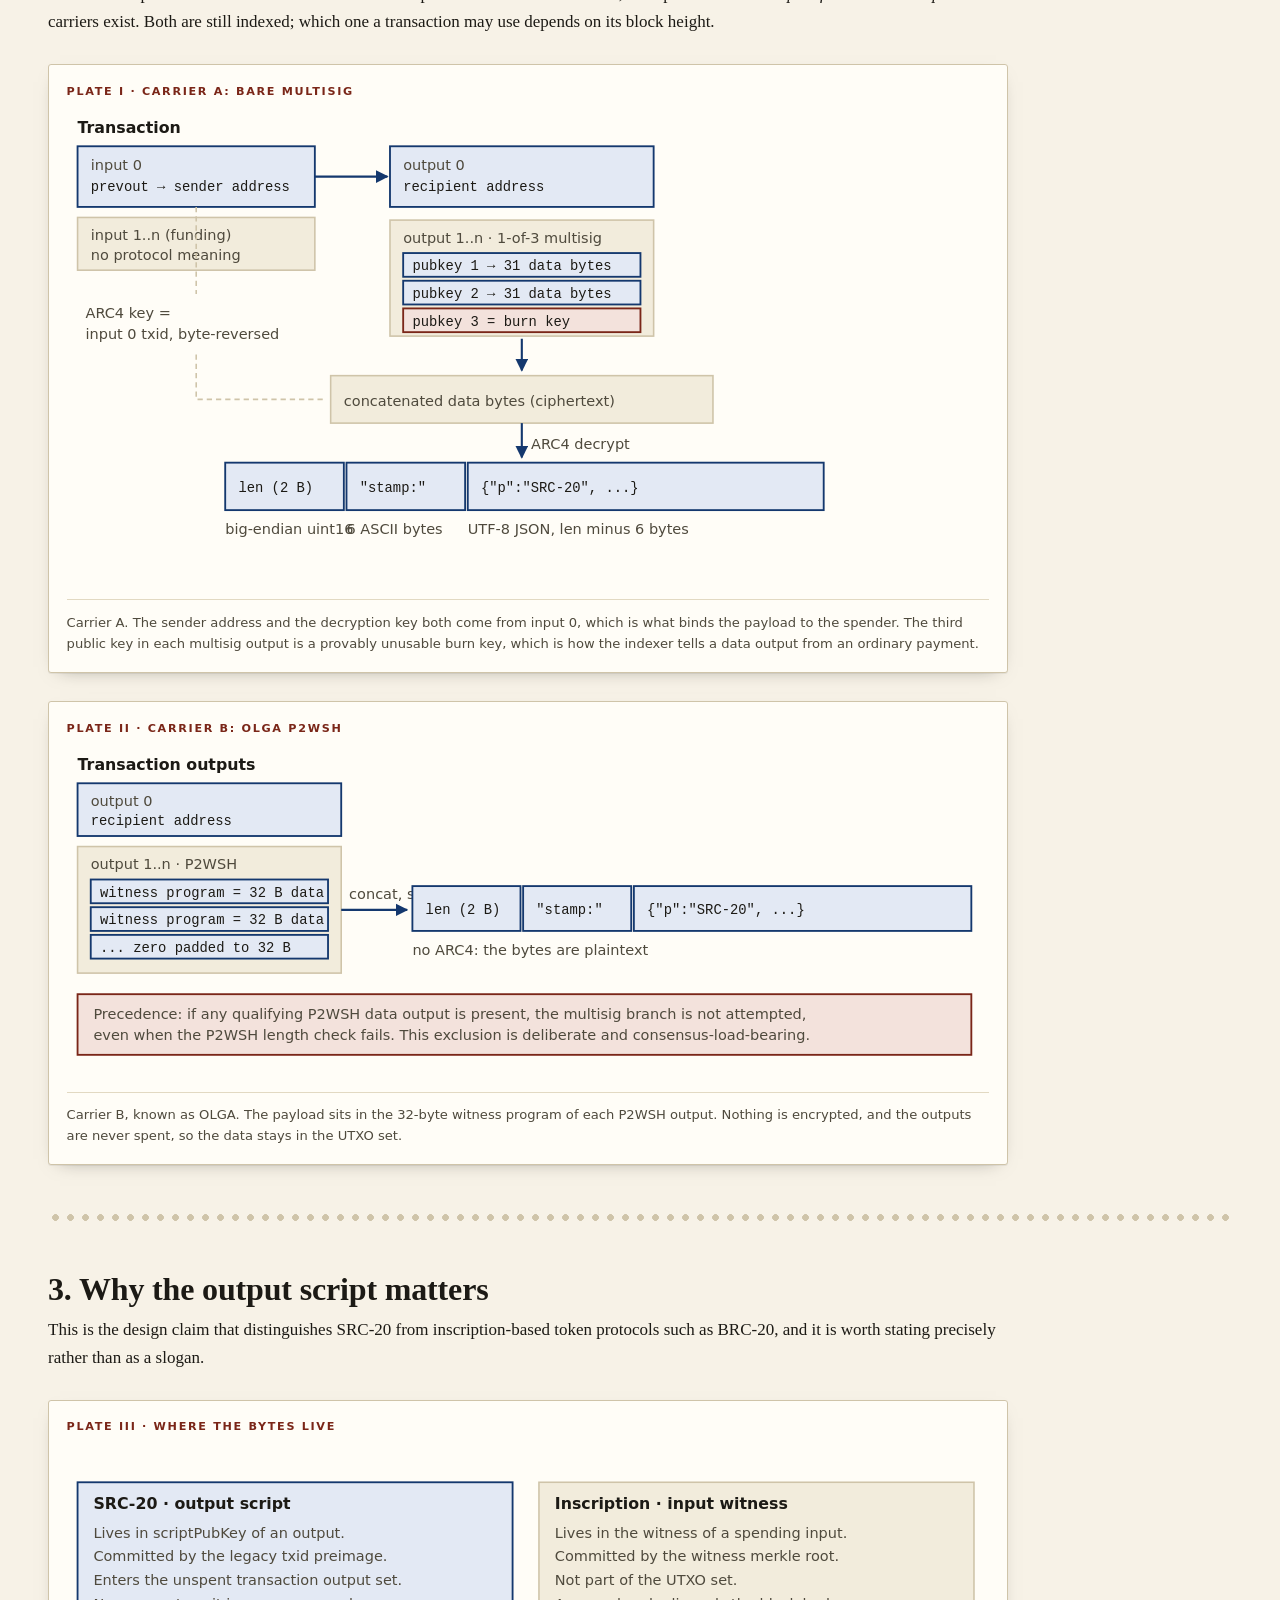
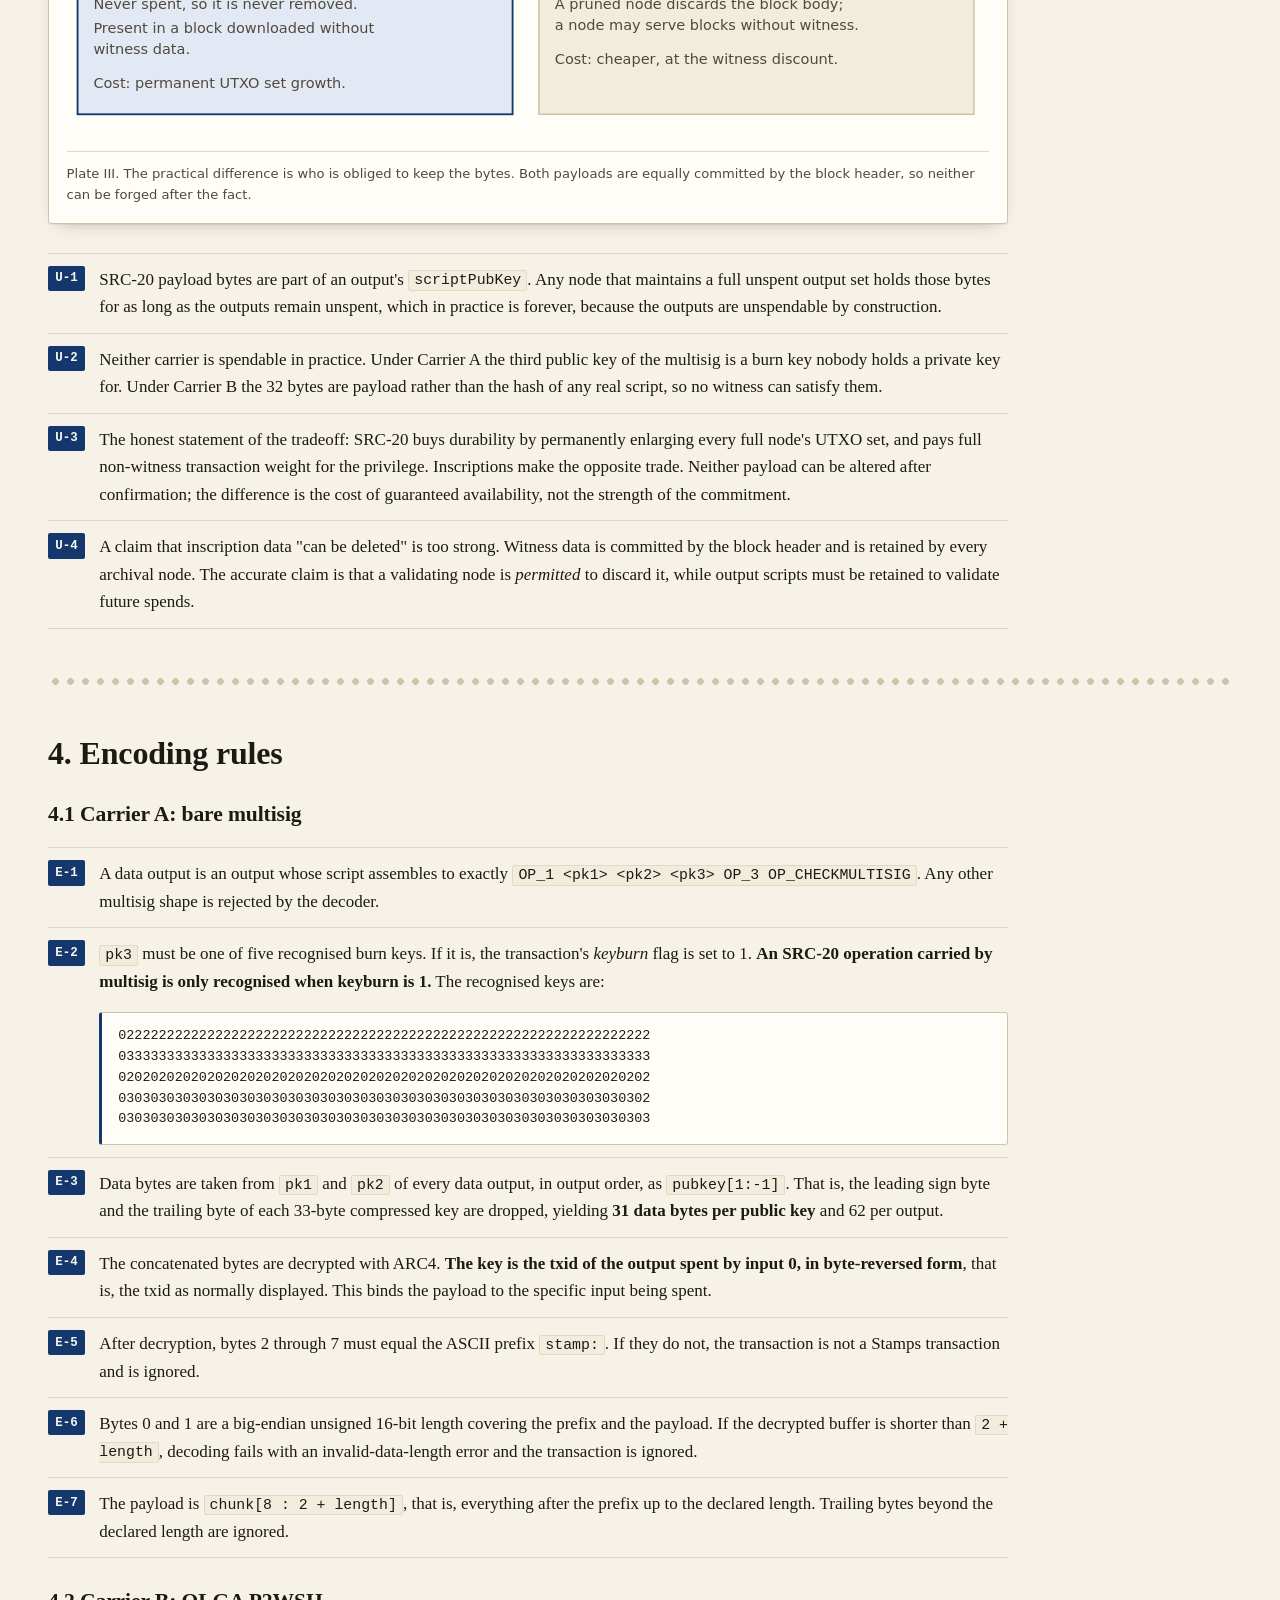
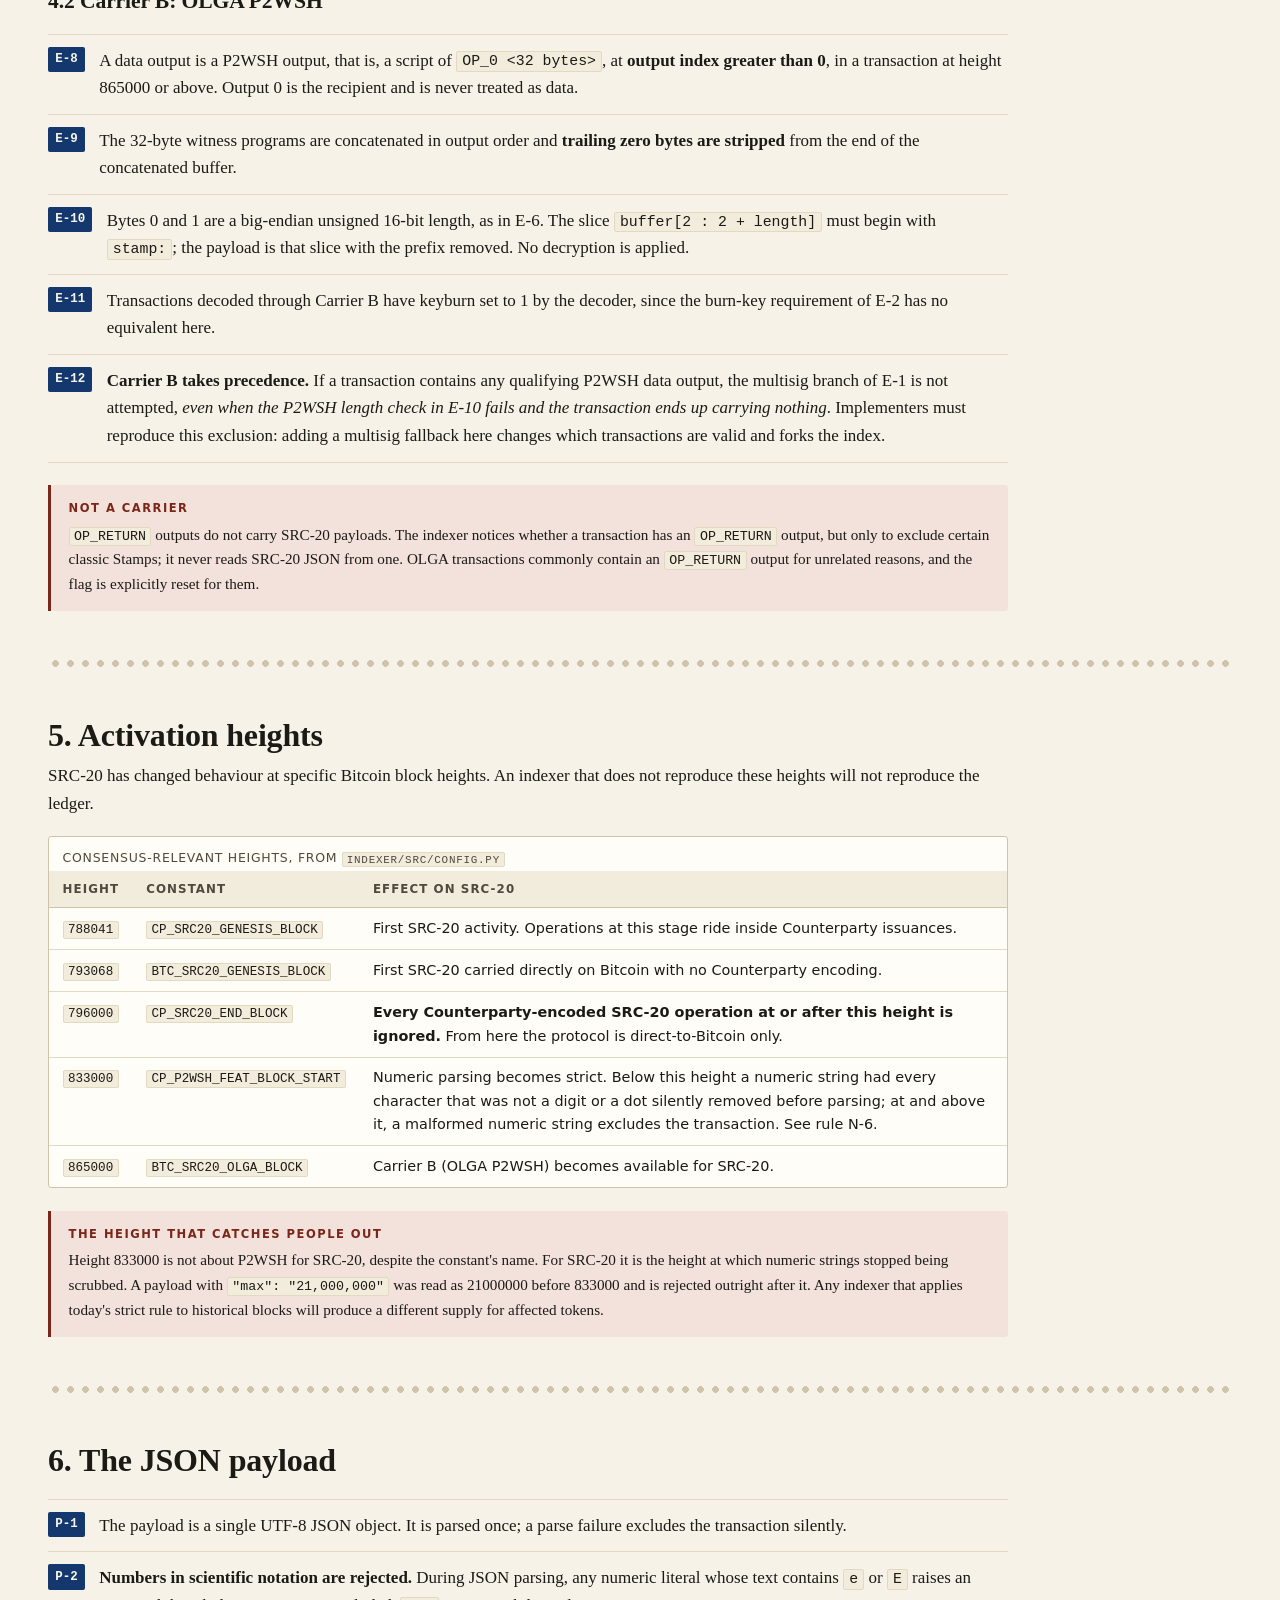
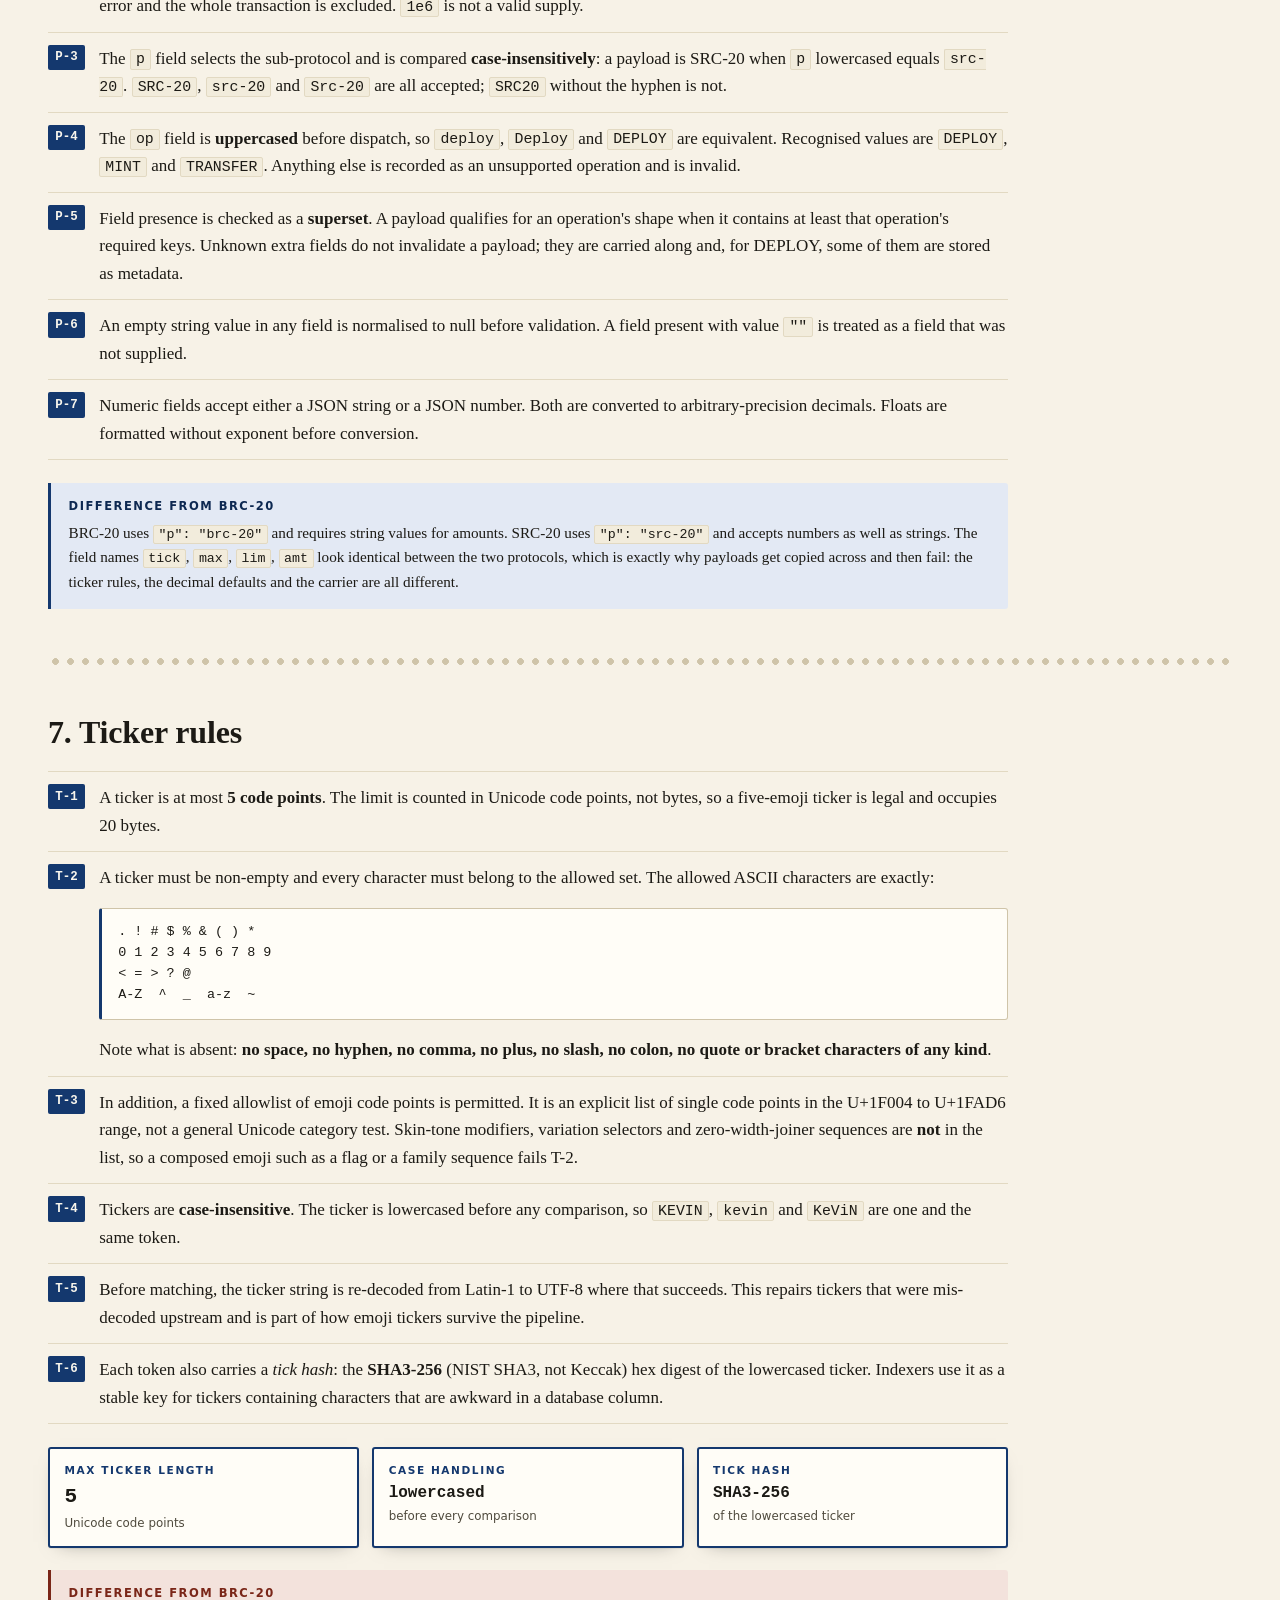
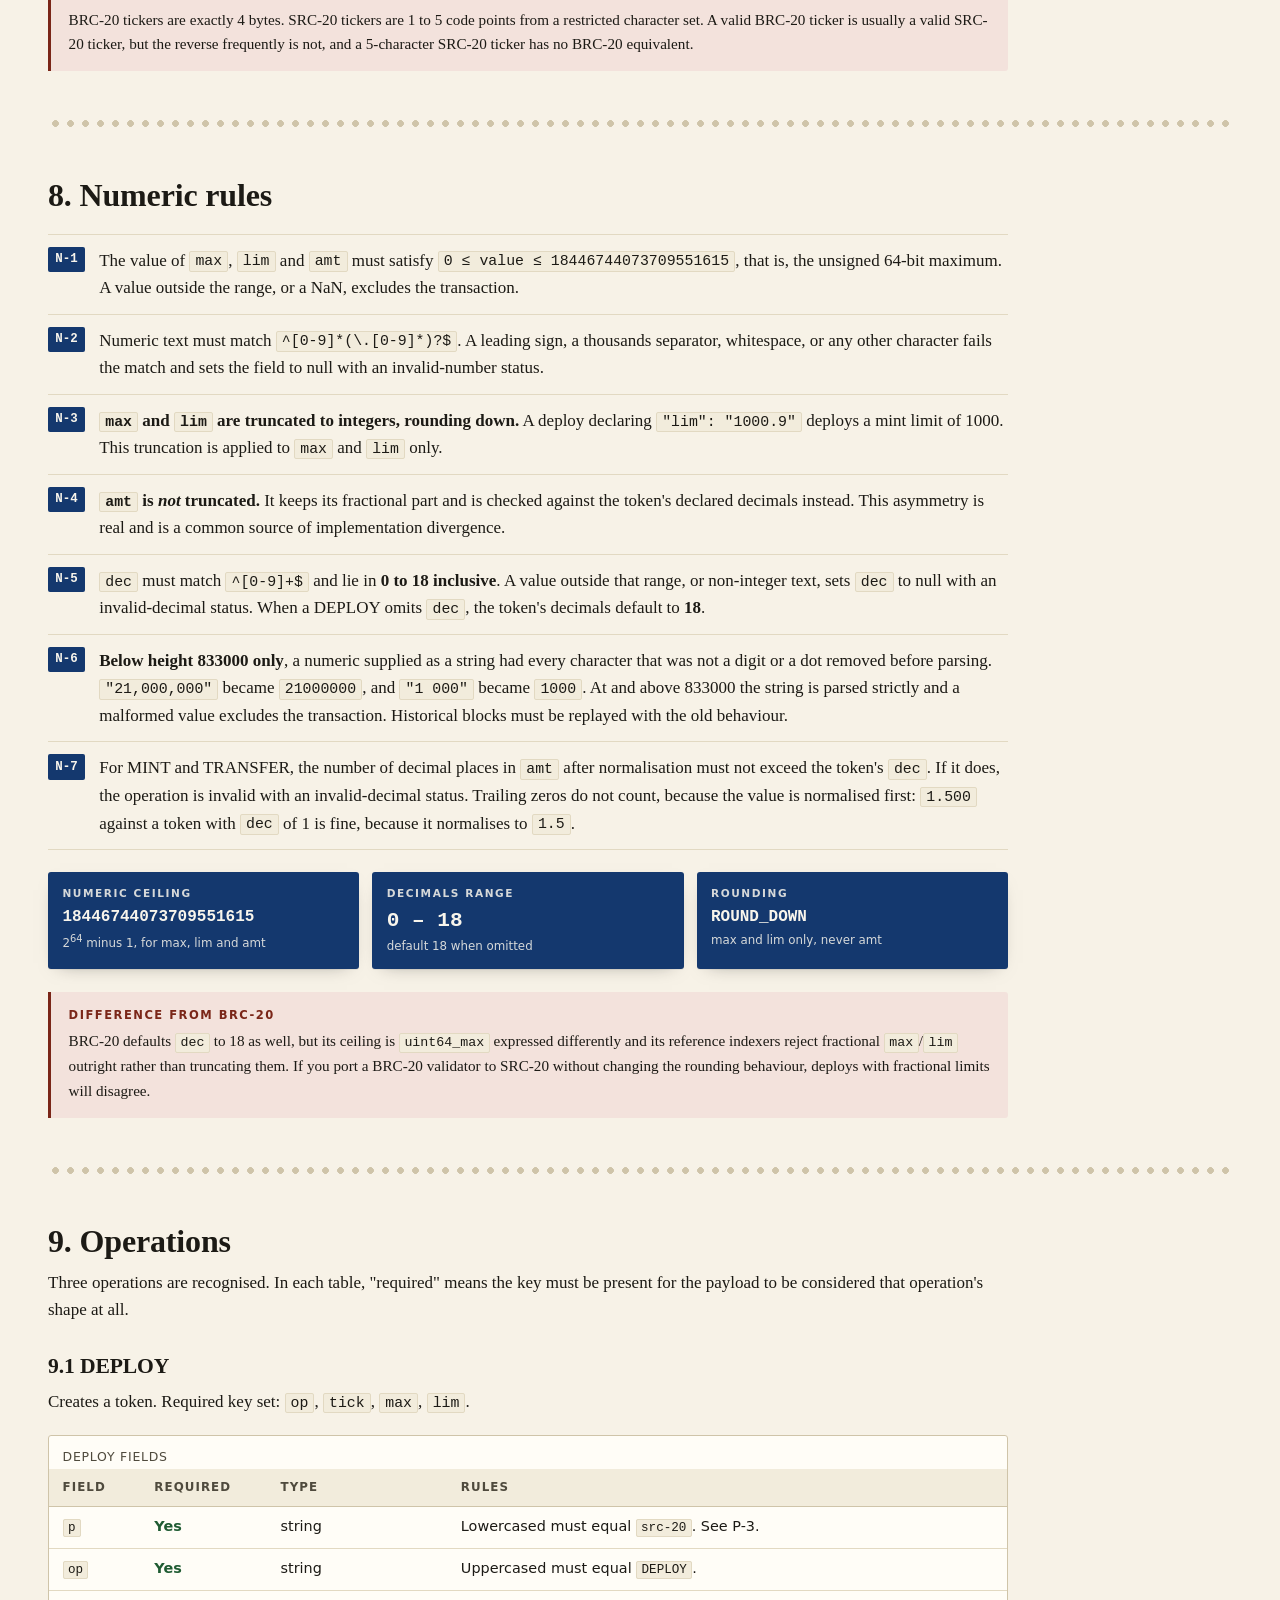
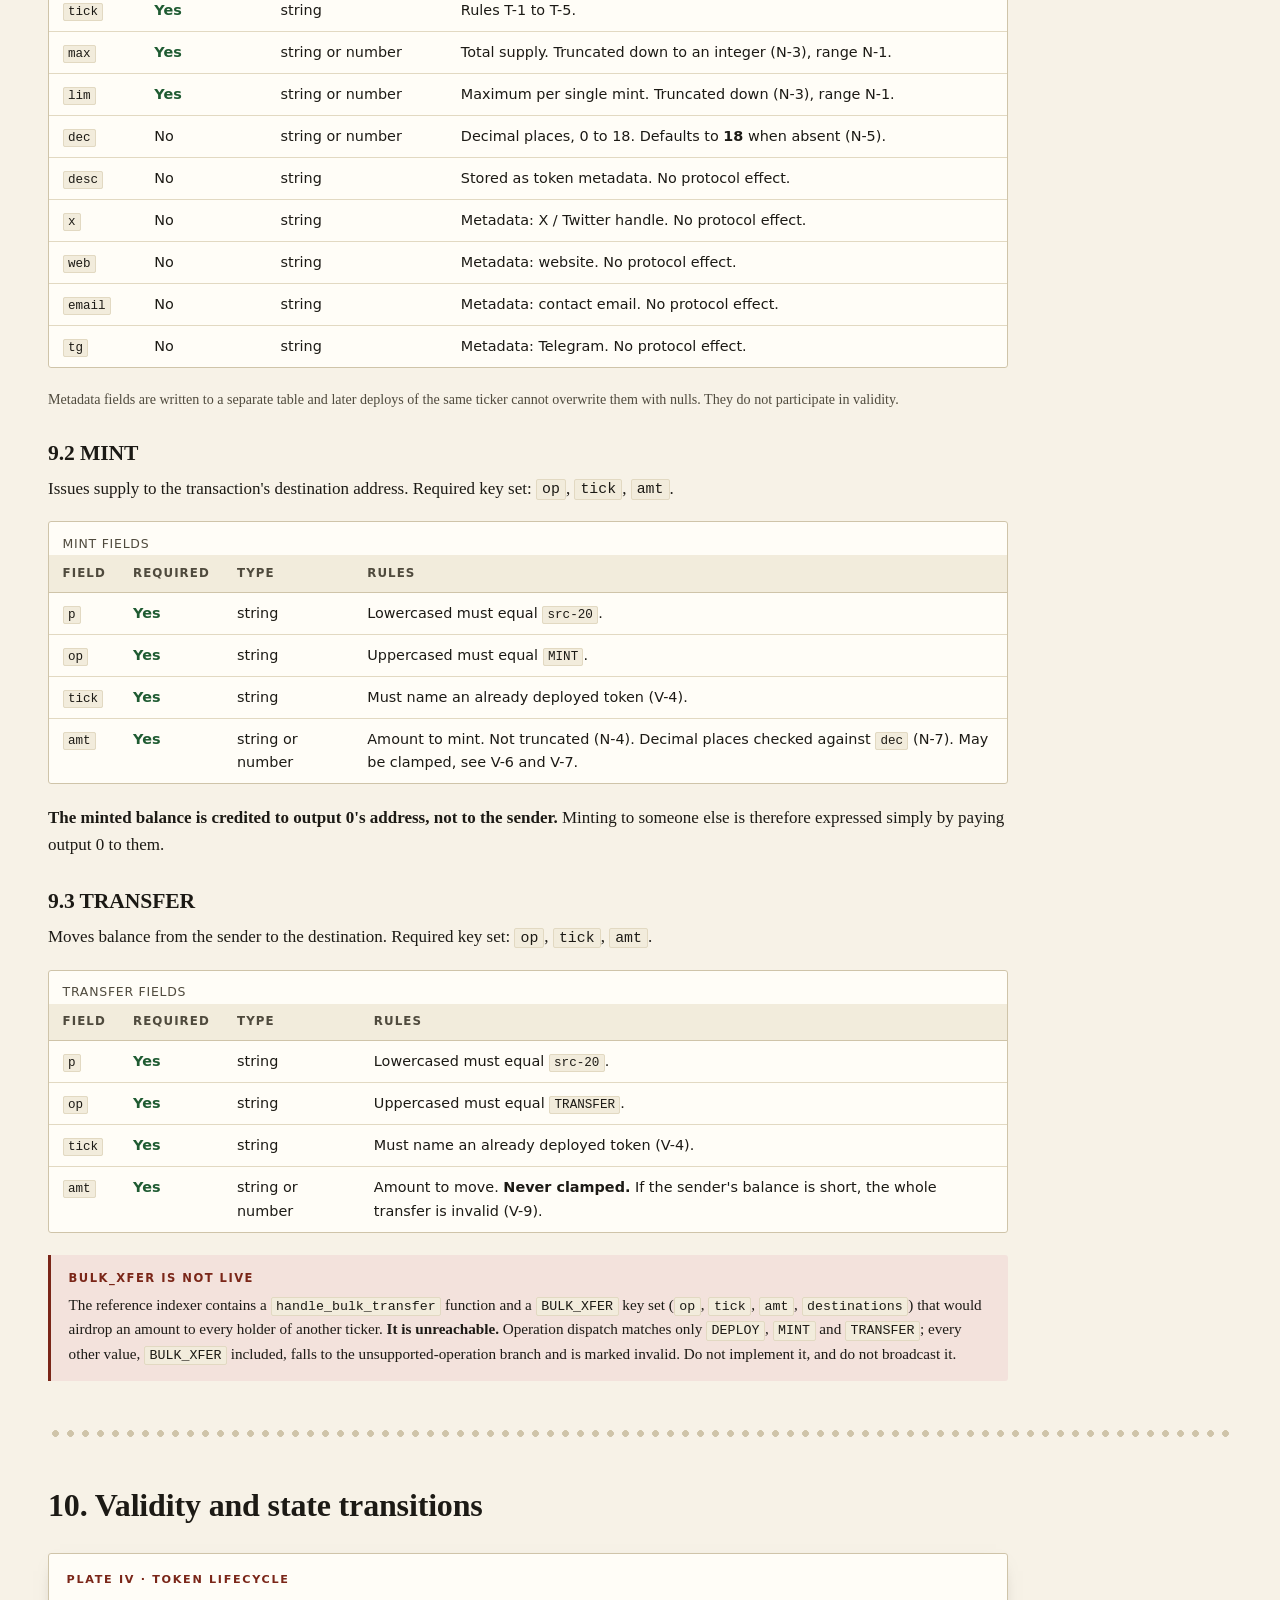
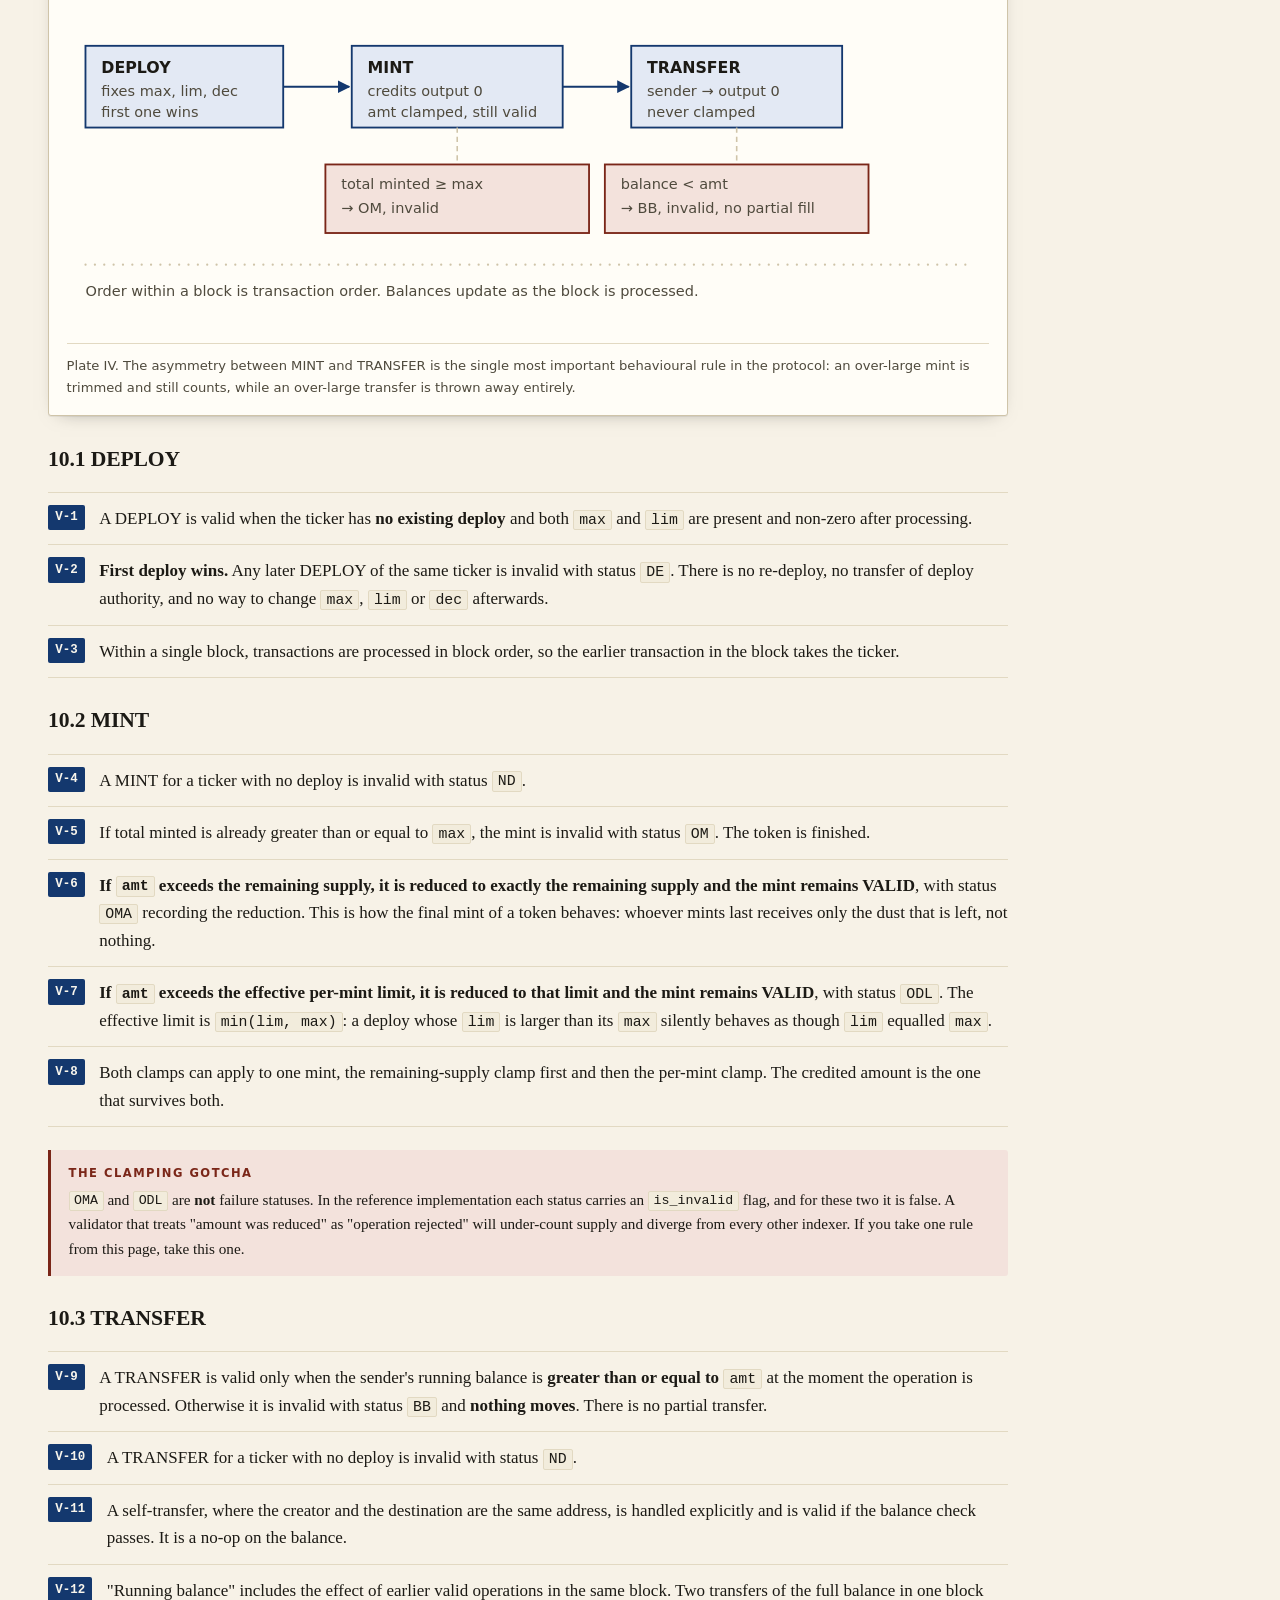
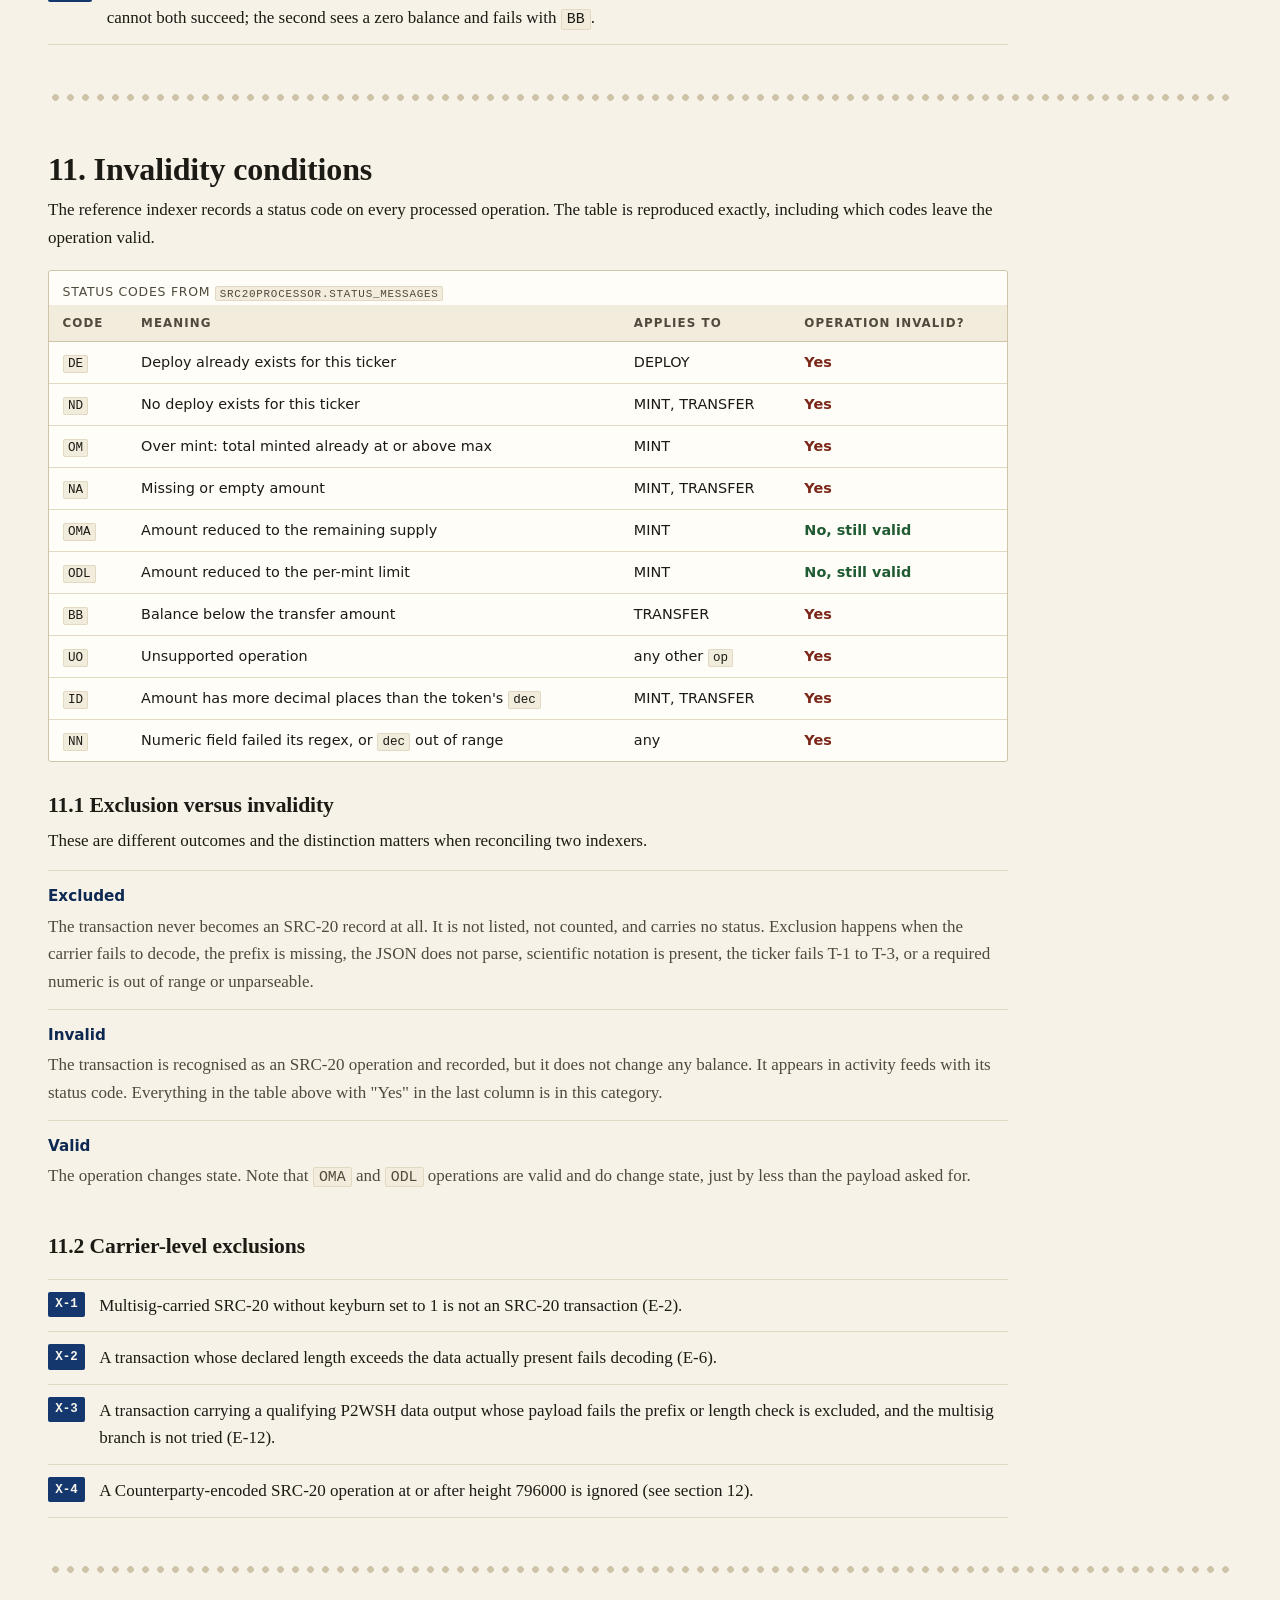
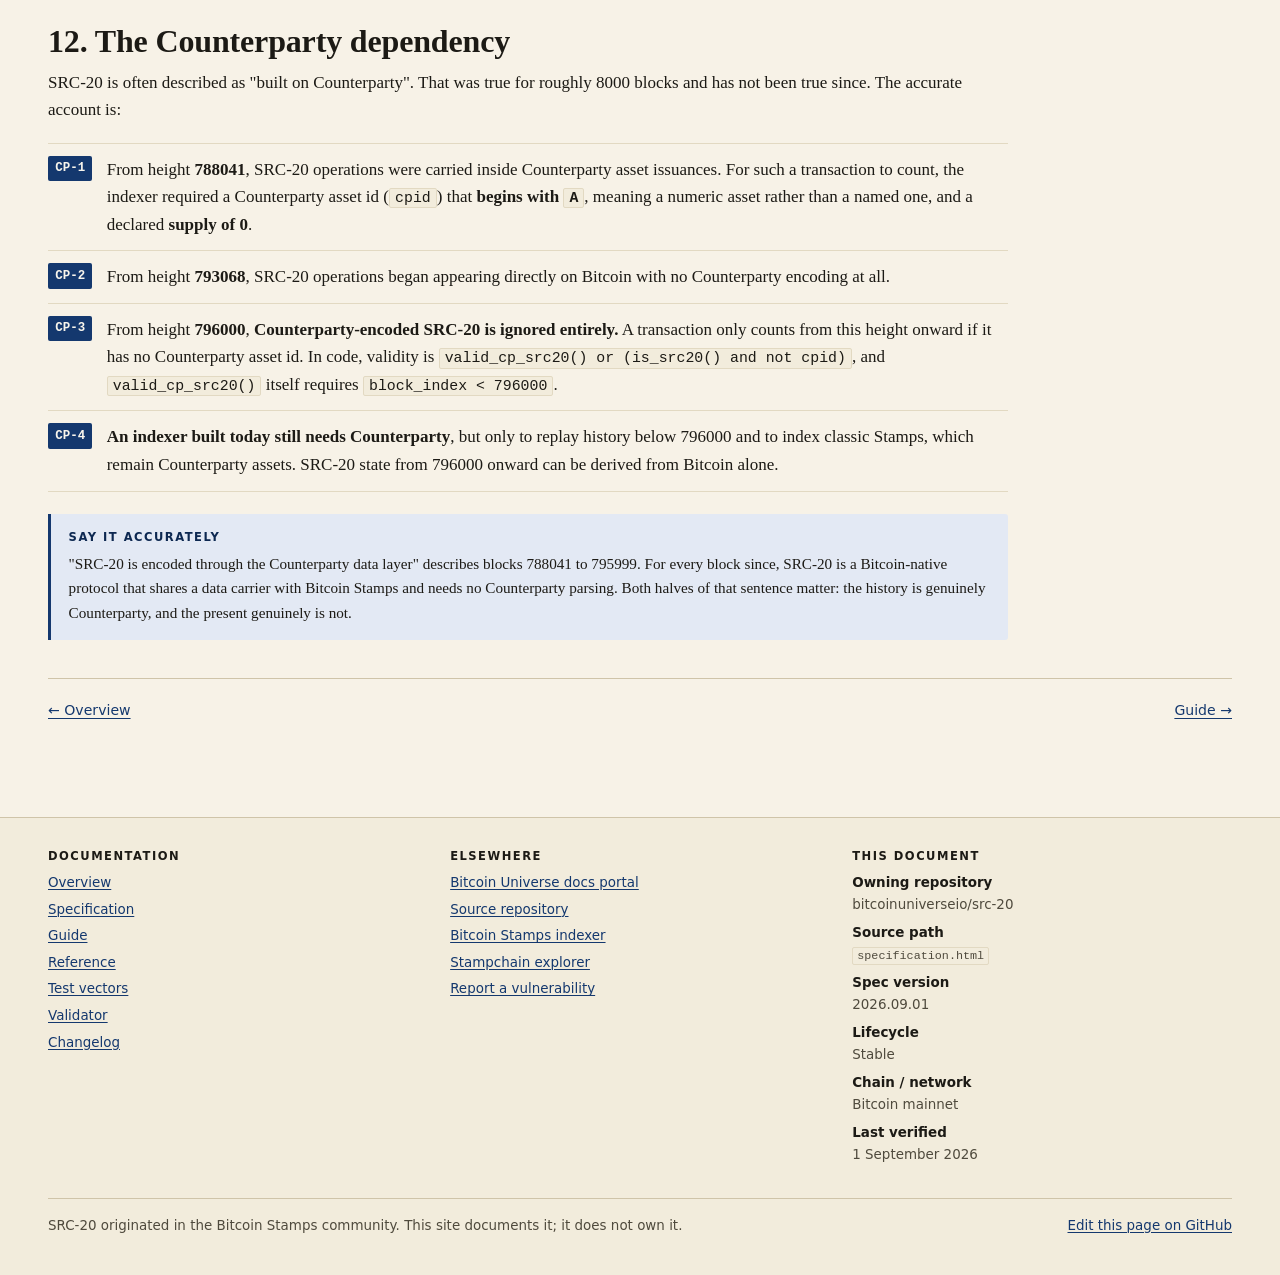
<file: specification.html>
<!doctype html>
<html lang="en">
<head>
<meta charset="utf-8">
<meta name="viewport" content="width=device-width, initial-scale=1">
<title>SRC-20 specification | Bitcoin Stamps fungible tokens</title>
<meta name="description" content="Normative SRC-20 rules: the unprunable data carrier, bare multisig and OLGA P2WSH encoding, ticker and numeric rules, DEPLOY, MINT and TRANSFER field tables, and every validity and invalidity condition the Bitcoin Stamps indexer enforces.">
<link rel="canonical" href="https://bitcoinuniverseio.github.io/src-20/specification.html">
<link rel="icon" href="assets/favicon.svg" type="image/svg+xml">
<link rel="stylesheet" href="assets/site.css">
<link rel="search-index" href="search-index.json">
<meta property="og:type" content="article">
<meta property="og:title" content="SRC-20 specification">
<meta property="og:description" content="The normative SRC-20 rules, grounded in the Bitcoin Stamps indexer: carrier, encoding, ticker rules, operations, validity.">
<meta property="og:url" content="https://bitcoinuniverseio.github.io/src-20/specification.html">
<meta property="og:image" content="https://bitcoinuniverseio.github.io/src-20/assets/og.svg">
<meta name="twitter:card" content="summary_large_image">
<script>try{var t=localStorage.getItem('src20-docs-theme');if(t==='dark'||t==='light')document.documentElement.setAttribute('data-theme',t);}catch(e){}</script>
</head>
<body>
<a class="skip-link" href="#main">Skip to content</a>

<header class="site-header">
  <div class="wrap header-inner">
    <a class="brand" href="index.html">
      <svg class="brand-mark" viewBox="0 0 30 34" aria-hidden="true" focusable="false">
        <rect x="1" y="2" width="28" height="30" rx="1" fill="var(--accent)"/>
        <g fill="var(--paper)">
          <circle cx="1" cy="2" r="1.7"/><circle cx="8" cy="2" r="1.7"/><circle cx="15" cy="2" r="1.7"/><circle cx="22" cy="2" r="1.7"/><circle cx="29" cy="2" r="1.7"/>
          <circle cx="1" cy="32" r="1.7"/><circle cx="8" cy="32" r="1.7"/><circle cx="15" cy="32" r="1.7"/><circle cx="22" cy="32" r="1.7"/><circle cx="29" cy="32" r="1.7"/>
          <circle cx="1" cy="9.5" r="1.7"/><circle cx="1" cy="17" r="1.7"/><circle cx="1" cy="24.5" r="1.7"/>
          <circle cx="29" cy="9.5" r="1.7"/><circle cx="29" cy="17" r="1.7"/><circle cx="29" cy="24.5" r="1.7"/>
        </g>
        <text x="15" y="21" text-anchor="middle" font-family="ui-monospace, Menlo, Consolas, monospace" font-size="11" font-weight="700" fill="var(--on-accent)">20</text>
      </svg>
      <span>SRC-20</span>
    </a>
    <nav class="site-nav" aria-label="Primary">
      <ul>
        <li><a href="index.html">Overview</a></li>
        <li><a href="specification.html" aria-current="page">Specification</a></li>
        <li><a href="guide.html">Guide</a></li>
        <li><a href="reference.html">Reference</a></li>
        <li><a href="vectors.html">Test vectors</a></li>
        <li><a href="validator.html">Validator</a></li>
      </ul>
    </nav>
    <div class="header-tools">
      <form class="search" id="site-search" role="search" hidden>
        <label class="visually-hidden" for="q">Search the SRC-20 documentation</label>
        <input class="search-input" id="q" type="search" placeholder="Search (press /)" autocomplete="off">
        <ul class="search-results" id="search-results" aria-live="polite"></ul>
      </form>
      <button class="theme-toggle" id="theme-toggle" type="button" hidden>Dark</button>
    </div>
  </div>
</header>

<main id="main">
  <div class="wrap">

    <div class="hero">
      <p class="eyebrow">Normative specification &middot; Version 2026.09.01</p>
      <h1>SRC-20 specification</h1>
      <p class="lede">SRC-20 is a fungible token protocol on Bitcoin. Its operations are plain JSON documents embedded in <strong>transaction output scripts</strong>, which every full node must keep, rather than in witness data that a node is free to discard.</p>
    </div>

    <div class="note">
      <span class="note-title">How to read this document</span>
      <p>Every rule below is numbered and traceable to the implementation that enforces it. The reference implementation is the Bitcoin Stamps indexer, <a href="https://github.com/stampchain-io/btc_stamps"><code>stampchain-io/btc_stamps</code></a>; the constants quoted here were read from <code>indexer/src/config.py</code>, <code>indexer/src/index_core/src20.py</code>, <code>indexer/src/index_core/transaction_utils.py</code>, <code>indexer/src/index_core/script.py</code> and <code>indexer/src/index_core/models.py</code> at indexer version 1.9.3.</p>
      <p>SRC-20 has no formal standards body. In practice the protocol <em>is</em> what the indexers agree on, so where this document states a rule it names the code that produces it. Where implementations could reasonably differ, the document says so instead of inventing an answer.</p>
    </div>

    <div class="toc">
      <p>Contents</p>
      <ol>
        <li><a href="#scope">Scope and terminology</a></li>
        <li><a href="#carrier">The data carrier</a></li>
        <li><a href="#unprunable">Why the output script matters</a></li>
        <li><a href="#encoding">Encoding rules</a></li>
        <li><a href="#heights">Activation heights</a></li>
        <li><a href="#payload">The JSON payload</a></li>
        <li><a href="#ticker">Ticker rules</a></li>
        <li><a href="#numbers">Numeric rules</a></li>
        <li><a href="#operations">Operations</a></li>
        <li><a href="#validity">Validity and state transitions</a></li>
        <li><a href="#invalid">Invalidity conditions</a></li>
        <li><a href="#counterparty">The Counterparty dependency</a></li>
      </ol>
    </div>

    <hr class="perf">

    <section id="scope" class="prose-wide">
      <h2>1. Scope and terminology</h2>
      <p>This document specifies how an indexer derives SRC-20 token state from the Bitcoin blockchain. It does not specify wallet behaviour, fee policy, or any marketplace protocol.</p>

      <ul class="rules">
        <li><span class="rule-id">S-1</span><div class="rule-body"><p>SRC-20 is defined on <strong>Bitcoin mainnet</strong> only. No testnet or signet deployment is recognised by the reference indexer.</p></div></li>
        <li><span class="rule-id">S-2</span><div class="rule-body"><p>SRC-20 is an <strong>account ledger</strong>. A balance belongs to a Bitcoin address, not to a specific unspent output. Spending the output that carried an operation does not move, destroy, or otherwise affect the balance.</p></div></li>
        <li><span class="rule-id">S-3</span><div class="rule-body"><p>The <dfn>creator</dfn> (sender) of an operation is the address that controls the output being spent by <strong>input 0</strong> of the transaction. Other inputs are irrelevant to protocol semantics.</p></div></li>
        <li><span class="rule-id">S-4</span><div class="rule-body"><p>The <dfn>destination</dfn> (recipient) of an operation is the address encoded in <strong>output 0</strong> of the transaction. Later outputs carry data, not intent.</p></div></li>
        <li><span class="rule-id">S-5</span><div class="rule-body"><p>SRC-20 is a sub-protocol of <a href="reference.html#stamps">Bitcoin Stamps</a>. It shares the Stamps data carrier and the <code>stamp:</code> prefix with SRC-721 and SRC-101, and is distinguished from them only by the <code>p</code> field of its JSON payload.</p></div></li>
      </ul>

      <p class="small muted">Rules S-3 and S-4 come from <code>get_tx_info()</code> in <code>transaction_utils.py</code>, which derives <code>source</code> from the previous output spent by <code>ctx.vin[0]</code> and <code>destination</code> from <code>ctx.vout[0].scriptPubKey</code>.</p>
    </section>

    <hr class="perf">

    <section id="carrier" class="prose-wide">
      <h2>2. The data carrier</h2>
      <p>An SRC-20 operation is a UTF-8 JSON document. To put that document on Bitcoin, it is split across the <em>scripts of transaction outputs</em>. Two carriers exist. Both are still indexed; which one a transaction may use depends on its block height.</p>

      <figure class="plate">
        <p class="plate-title">Plate I &middot; Carrier A: bare multisig</p>
        <div class="plate-scroll">
        <svg class="dgm" viewBox="0 0 700 360" role="img" aria-labelledby="plate1-t plate1-d">
          <title id="plate1-t">Bare multisig SRC-20 carrier</title>
          <desc id="plate1-d">A Bitcoin transaction. Input zero determines the sender address and also supplies the ARC4 key. Output zero pays the recipient. Outputs one and above are one-of-three bare multisig scripts whose first two public keys carry 31 data bytes each and whose third public key is a recognised burn key. The concatenated data bytes are ARC4 decrypted, then read as a two byte big-endian length, the ASCII prefix "stamp:", and the JSON payload.</desc>

          <text class="d-title" x="8" y="16">Transaction</text>

          <rect class="d-box-accent" x="8" y="26" width="180" height="46"/>
          <text class="d-label" x="18" y="44">input 0</text>
          <text class="d-mono" x="18" y="60">prevout &rarr; sender address</text>

          <rect class="d-box" x="8" y="80" width="180" height="40"/>
          <text class="d-label" x="18" y="97">input 1..n (funding)</text>
          <text class="d-label" x="18" y="112">no protocol meaning</text>

          <rect class="d-box-accent" x="245" y="26" width="200" height="46"/>
          <text class="d-label" x="255" y="44">output 0</text>
          <text class="d-mono" x="255" y="60">recipient address</text>

          <rect class="d-box" x="245" y="82" width="200" height="88"/>
          <text class="d-label" x="255" y="99">output 1..n &middot; 1-of-3 multisig</text>
          <rect class="d-box-accent" x="255" y="107" width="180" height="18"/>
          <text class="d-mono" x="262" y="120">pubkey 1 &rarr; 31 data bytes</text>
          <rect class="d-box-accent" x="255" y="128" width="180" height="18"/>
          <text class="d-mono" x="262" y="141">pubkey 2 &rarr; 31 data bytes</text>
          <rect class="d-box-warn" x="255" y="149" width="180" height="18"/>
          <text class="d-mono" x="262" y="162">pubkey 3 = burn key</text>

          <path class="d-arrow" d="M188 49 L243 49" marker-end="url(#ar1)"/>
          <path class="d-arrow" d="M345 172 L345 196" marker-end="url(#ar1)"/>

          <path class="d-line" d="M98 72 L98 138" stroke-dasharray="4 3"/>
          <text class="d-label" x="14" y="156">ARC4 key =</text>
          <text class="d-label" x="14" y="172">input 0 txid, byte-reversed</text>
          <path class="d-line" d="M98 184 L98 218 L194 218" stroke-dasharray="4 3"/>

          <rect class="d-box" x="200" y="200" width="290" height="36"/>
          <text class="d-label" x="210" y="223">concatenated data bytes (ciphertext)</text>

          <path class="d-arrow" d="M345 236 L345 262" marker-end="url(#ar1)"/>
          <text class="d-label" x="352" y="256">ARC4 decrypt</text>

          <rect class="d-box-accent" x="120" y="266" width="90" height="36"/>
          <text class="d-mono" x="130" y="288">len (2 B)</text>
          <rect class="d-box-accent" x="212" y="266" width="90" height="36"/>
          <text class="d-mono" x="222" y="288">"stamp:"</text>
          <rect class="d-box-accent" x="304" y="266" width="270" height="36"/>
          <text class="d-mono" x="314" y="288">{"p":"SRC-20", ...}</text>

          <text class="d-label" x="120" y="320">big-endian uint16</text>
          <text class="d-label" x="212" y="320">6 ASCII bytes</text>
          <text class="d-label" x="304" y="320">UTF-8 JSON, len minus 6 bytes</text>

          <defs>
            <marker id="ar1" viewBox="0 0 10 10" refX="9" refY="5" markerWidth="6" markerHeight="6" orient="auto-start-reverse">
              <path d="M0 0 L10 5 L0 10 z" class="d-fill-accent"/>
            </marker>
          </defs>
        </svg>
        </div>
        <figcaption>Carrier A. The sender address and the decryption key both come from input 0, which is what binds the payload to the spender. The third public key in each multisig output is a provably unusable burn key, which is how the indexer tells a data output from an ordinary payment.</figcaption>
      </figure>

      <figure class="plate">
        <p class="plate-title">Plate II &middot; Carrier B: OLGA P2WSH</p>
        <div class="plate-scroll">
        <svg class="dgm" viewBox="0 0 700 250" role="img" aria-labelledby="plate2-t plate2-d">
          <title id="plate2-t">OLGA pay-to-witness-script-hash SRC-20 carrier</title>
          <desc id="plate2-d">A Bitcoin transaction where output zero pays the recipient and every later output is a pay-to-witness-script-hash output whose 32 byte witness program is raw payload data. The programs are concatenated, trailing zero padding is removed, and the result is read as a two byte big-endian length, the ASCII prefix "stamp:", and the JSON payload. No encryption is used.</desc>

          <text class="d-title" x="8" y="16">Transaction outputs</text>

          <rect class="d-box-accent" x="8" y="26" width="200" height="40"/>
          <text class="d-label" x="18" y="43">output 0</text>
          <text class="d-mono" x="18" y="58">recipient address</text>

          <rect class="d-box" x="8" y="74" width="200" height="96"/>
          <text class="d-label" x="18" y="91">output 1..n &middot; P2WSH</text>
          <rect class="d-box-accent" x="18" y="99" width="180" height="18"/>
          <text class="d-mono" x="25" y="112">witness program = 32 B data</text>
          <rect class="d-box-accent" x="18" y="120" width="180" height="18"/>
          <text class="d-mono" x="25" y="133">witness program = 32 B data</text>
          <rect class="d-box-accent" x="18" y="141" width="180" height="18"/>
          <text class="d-mono" x="25" y="154">... zero padded to 32 B</text>

          <path class="d-arrow" d="M208 122 L258 122" marker-end="url(#ar2)"/>
          <text class="d-label" x="214" y="114">concat, strip 0x00</text>

          <rect class="d-box-accent" x="262" y="104" width="82" height="34"/>
          <text class="d-mono" x="272" y="125">len (2 B)</text>
          <rect class="d-box-accent" x="346" y="104" width="82" height="34"/>
          <text class="d-mono" x="356" y="125">"stamp:"</text>
          <rect class="d-box-accent" x="430" y="104" width="256" height="34"/>
          <text class="d-mono" x="440" y="125">{"p":"SRC-20", ...}</text>

          <text class="d-label" x="262" y="156">no ARC4: the bytes are plaintext</text>

          <rect class="d-box-warn" x="8" y="186" width="678" height="46"/>
          <text class="d-label" x="20" y="205">Precedence: if any qualifying P2WSH data output is present, the multisig branch is not attempted,</text>
          <text class="d-label" x="20" y="221">even when the P2WSH length check fails. This exclusion is deliberate and consensus-load-bearing.</text>

          <defs>
            <marker id="ar2" viewBox="0 0 10 10" refX="9" refY="5" markerWidth="6" markerHeight="6" orient="auto-start-reverse">
              <path d="M0 0 L10 5 L0 10 z" class="d-fill-accent"/>
            </marker>
          </defs>
        </svg>
        </div>
        <figcaption>Carrier B, known as OLGA. The payload sits in the 32-byte witness program of each P2WSH output. Nothing is encrypted, and the outputs are never spent, so the data stays in the UTXO set.</figcaption>
      </figure>
    </section>

    <hr class="perf">

    <section id="unprunable" class="prose-wide">
      <h2>3. Why the output script matters</h2>
      <p>This is the design claim that distinguishes SRC-20 from inscription-based token protocols such as BRC-20, and it is worth stating precisely rather than as a slogan.</p>

      <figure class="plate">
        <p class="plate-title">Plate III &middot; Where the bytes live</p>
        <div class="plate-scroll">
        <svg class="dgm" viewBox="0 0 700 220" role="img" aria-labelledby="plate3-t plate3-d">
          <title id="plate3-t">Comparison of payload location</title>
          <desc id="plate3-d">Two columns. On the left, an SRC-20 payload sits in the scriptPubKey of transaction outputs, which is part of the transaction identifier preimage and enters the unspent output set. On the right, an inscription payload sits in the witness of a transaction input, which is committed by the witness merkle root and may be discarded by a pruned or non-witness-serving node.</desc>

          <rect class="d-box-accent" x="8" y="26" width="330" height="176"/>
          <text class="d-title" x="20" y="46">SRC-20 &middot; output script</text>
          <text class="d-label" x="20" y="68">Lives in scriptPubKey of an output.</text>
          <text class="d-label" x="20" y="86">Committed by the legacy txid preimage.</text>
          <text class="d-label" x="20" y="104">Enters the unspent transaction output set.</text>
          <text class="d-label" x="20" y="122">Never spent, so it is never removed.</text>
          <text class="d-label" x="20" y="140">Present in a block downloaded without</text>
          <text class="d-label" x="20" y="156">witness data.</text>
          <text class="d-label" x="20" y="182">Cost: permanent UTXO set growth.</text>

          <rect class="d-box" x="358" y="26" width="330" height="176"/>
          <text class="d-title" x="370" y="46">Inscription &middot; input witness</text>
          <text class="d-label" x="370" y="68">Lives in the witness of a spending input.</text>
          <text class="d-label" x="370" y="86">Committed by the witness merkle root.</text>
          <text class="d-label" x="370" y="104">Not part of the UTXO set.</text>
          <text class="d-label" x="370" y="122">A pruned node discards the block body;</text>
          <text class="d-label" x="370" y="138">a node may serve blocks without witness.</text>
          <text class="d-label" x="370" y="164">Cost: cheaper, at the witness discount.</text>
        </svg>
        </div>
        <figcaption>Plate III. The practical difference is who is obliged to keep the bytes. Both payloads are equally committed by the block header, so neither can be forged after the fact.</figcaption>
      </figure>

      <ul class="rules">
        <li><span class="rule-id">U-1</span><div class="rule-body"><p>SRC-20 payload bytes are part of an output's <code>scriptPubKey</code>. Any node that maintains a full unspent output set holds those bytes for as long as the outputs remain unspent, which in practice is forever, because the outputs are unspendable by construction.</p></div></li>
        <li><span class="rule-id">U-2</span><div class="rule-body"><p>Neither carrier is spendable in practice. Under Carrier A the third public key of the multisig is a burn key nobody holds a private key for. Under Carrier B the 32 bytes are payload rather than the hash of any real script, so no witness can satisfy them.</p></div></li>
        <li><span class="rule-id">U-3</span><div class="rule-body"><p>The honest statement of the tradeoff: SRC-20 buys durability by permanently enlarging every full node's UTXO set, and pays full non-witness transaction weight for the privilege. Inscriptions make the opposite trade. Neither payload can be altered after confirmation; the difference is the cost of guaranteed availability, not the strength of the commitment.</p></div></li>
        <li><span class="rule-id">U-4</span><div class="rule-body"><p>A claim that inscription data "can be deleted" is too strong. Witness data is committed by the block header and is retained by every archival node. The accurate claim is that a validating node is <em>permitted</em> to discard it, while output scripts must be retained to validate future spends.</p></div></li>
      </ul>
    </section>

    <hr class="perf">

    <section id="encoding" class="prose-wide">
      <h2>4. Encoding rules</h2>

      <h3>4.1 Carrier A: bare multisig</h3>
      <ul class="rules">
        <li><span class="rule-id">E-1</span><div class="rule-body"><p>A data output is an output whose script assembles to exactly <code>OP_1 &lt;pk1&gt; &lt;pk2&gt; &lt;pk3&gt; OP_3 OP_CHECKMULTISIG</code>. Any other multisig shape is rejected by the decoder.</p></div></li>
        <li><span class="rule-id">E-2</span><div class="rule-body"><p><code>pk3</code> must be one of five recognised burn keys. If it is, the transaction's <dfn>keyburn</dfn> flag is set to 1. <strong>An SRC-20 operation carried by multisig is only recognised when keyburn is 1.</strong> The recognised keys are:</p>
          <pre><code>022222222222222222222222222222222222222222222222222222222222222222
033333333333333333333333333333333333333333333333333333333333333333
020202020202020202020202020202020202020202020202020202020202020202
030303030303030303030303030303030303030303030303030303030303030302
030303030303030303030303030303030303030303030303030303030303030303</code></pre></div></li>
        <li><span class="rule-id">E-3</span><div class="rule-body"><p>Data bytes are taken from <code>pk1</code> and <code>pk2</code> of every data output, in output order, as <code>pubkey[1:-1]</code>. That is, the leading sign byte and the trailing byte of each 33-byte compressed key are dropped, yielding <strong>31 data bytes per public key</strong> and 62 per output.</p></div></li>
        <li><span class="rule-id">E-4</span><div class="rule-body"><p>The concatenated bytes are decrypted with ARC4. <strong>The key is the txid of the output spent by input 0, in byte-reversed form</strong>, that is, the txid as normally displayed. This binds the payload to the specific input being spent.</p></div></li>
        <li><span class="rule-id">E-5</span><div class="rule-body"><p>After decryption, bytes 2 through 7 must equal the ASCII prefix <code>stamp:</code>. If they do not, the transaction is not a Stamps transaction and is ignored.</p></div></li>
        <li><span class="rule-id">E-6</span><div class="rule-body"><p>Bytes 0 and 1 are a big-endian unsigned 16-bit length covering the prefix and the payload. If the decrypted buffer is shorter than <code>2 + length</code>, decoding fails with an invalid-data-length error and the transaction is ignored.</p></div></li>
        <li><span class="rule-id">E-7</span><div class="rule-body"><p>The payload is <code>chunk[8 : 2 + length]</code>, that is, everything after the prefix up to the declared length. Trailing bytes beyond the declared length are ignored.</p></div></li>
      </ul>

      <h3>4.2 Carrier B: OLGA P2WSH</h3>
      <ul class="rules">
        <li><span class="rule-id">E-8</span><div class="rule-body"><p>A data output is a P2WSH output, that is, a script of <code>OP_0 &lt;32 bytes&gt;</code>, at <strong>output index greater than 0</strong>, in a transaction at height 865000 or above. Output 0 is the recipient and is never treated as data.</p></div></li>
        <li><span class="rule-id">E-9</span><div class="rule-body"><p>The 32-byte witness programs are concatenated in output order and <strong>trailing zero bytes are stripped</strong> from the end of the concatenated buffer.</p></div></li>
        <li><span class="rule-id">E-10</span><div class="rule-body"><p>Bytes 0 and 1 are a big-endian unsigned 16-bit length, as in E-6. The slice <code>buffer[2 : 2 + length]</code> must begin with <code>stamp:</code>; the payload is that slice with the prefix removed. No decryption is applied.</p></div></li>
        <li><span class="rule-id">E-11</span><div class="rule-body"><p>Transactions decoded through Carrier B have keyburn set to 1 by the decoder, since the burn-key requirement of E-2 has no equivalent here.</p></div></li>
        <li><span class="rule-id">E-12</span><div class="rule-body"><p><strong>Carrier B takes precedence.</strong> If a transaction contains any qualifying P2WSH data output, the multisig branch of E-1 is not attempted, <em>even when the P2WSH length check in E-10 fails and the transaction ends up carrying nothing</em>. Implementers must reproduce this exclusion: adding a multisig fallback here changes which transactions are valid and forks the index.</p></div></li>
      </ul>

      <div class="note note-warn">
        <span class="note-title">Not a carrier</span>
        <p><code>OP_RETURN</code> outputs do not carry SRC-20 payloads. The indexer notices whether a transaction has an <code>OP_RETURN</code> output, but only to exclude certain classic Stamps; it never reads SRC-20 JSON from one. OLGA transactions commonly contain an <code>OP_RETURN</code> output for unrelated reasons, and the flag is explicitly reset for them.</p>
      </div>
    </section>

    <hr class="perf">

    <section id="heights" class="prose-wide">
      <h2>5. Activation heights</h2>
      <p>SRC-20 has changed behaviour at specific Bitcoin block heights. An indexer that does not reproduce these heights will not reproduce the ledger.</p>

      <div class="table-scroll">
        <table>
          <caption>Consensus-relevant heights, from <code>indexer/src/config.py</code></caption>
          <thead>
            <tr><th scope="col">Height</th><th scope="col">Constant</th><th scope="col">Effect on SRC-20</th></tr>
          </thead>
          <tbody>
            <tr><td class="col-narrow"><code>788041</code></td><td><code>CP_SRC20_GENESIS_BLOCK</code></td><td>First SRC-20 activity. Operations at this stage ride inside Counterparty issuances.</td></tr>
            <tr><td class="col-narrow"><code>793068</code></td><td><code>BTC_SRC20_GENESIS_BLOCK</code></td><td>First SRC-20 carried directly on Bitcoin with no Counterparty encoding.</td></tr>
            <tr><td class="col-narrow"><code>796000</code></td><td><code>CP_SRC20_END_BLOCK</code></td><td><strong>Every Counterparty-encoded SRC-20 operation at or after this height is ignored.</strong> From here the protocol is direct-to-Bitcoin only.</td></tr>
            <tr><td class="col-narrow"><code>833000</code></td><td><code>CP_P2WSH_FEAT_BLOCK_START</code></td><td>Numeric parsing becomes strict. Below this height a numeric string had every character that was not a digit or a dot silently removed before parsing; at and above it, a malformed numeric string excludes the transaction. See rule N-6.</td></tr>
            <tr><td class="col-narrow"><code>865000</code></td><td><code>BTC_SRC20_OLGA_BLOCK</code></td><td>Carrier B (OLGA P2WSH) becomes available for SRC-20.</td></tr>
          </tbody>
        </table>
      </div>

      <div class="note note-warn">
        <span class="note-title">The height that catches people out</span>
        <p>Height 833000 is not about P2WSH for SRC-20, despite the constant's name. For SRC-20 it is the height at which numeric strings stopped being scrubbed. A payload with <code>"max": "21,000,000"</code> was read as 21000000 before 833000 and is rejected outright after it. Any indexer that applies today's strict rule to historical blocks will produce a different supply for affected tokens.</p>
      </div>
    </section>

    <hr class="perf">

    <section id="payload" class="prose-wide">
      <h2>6. The JSON payload</h2>

      <ul class="rules">
        <li><span class="rule-id">P-1</span><div class="rule-body"><p>The payload is a single UTF-8 JSON object. It is parsed once; a parse failure excludes the transaction silently.</p></div></li>
        <li><span class="rule-id">P-2</span><div class="rule-body"><p><strong>Numbers in scientific notation are rejected.</strong> During JSON parsing, any numeric literal whose text contains <code>e</code> or <code>E</code> raises an error and the whole transaction is excluded. <code>1e6</code> is not a valid supply.</p></div></li>
        <li><span class="rule-id">P-3</span><div class="rule-body"><p>The <code>p</code> field selects the sub-protocol and is compared <strong>case-insensitively</strong>: a payload is SRC-20 when <code>p</code> lowercased equals <code>src-20</code>. <code>SRC-20</code>, <code>src-20</code> and <code>Src-20</code> are all accepted; <code>SRC20</code> without the hyphen is not.</p></div></li>
        <li><span class="rule-id">P-4</span><div class="rule-body"><p>The <code>op</code> field is <strong>uppercased</strong> before dispatch, so <code>deploy</code>, <code>Deploy</code> and <code>DEPLOY</code> are equivalent. Recognised values are <code>DEPLOY</code>, <code>MINT</code> and <code>TRANSFER</code>. Anything else is recorded as an unsupported operation and is invalid.</p></div></li>
        <li><span class="rule-id">P-5</span><div class="rule-body"><p>Field presence is checked as a <strong>superset</strong>. A payload qualifies for an operation's shape when it contains at least that operation's required keys. Unknown extra fields do not invalidate a payload; they are carried along and, for DEPLOY, some of them are stored as metadata.</p></div></li>
        <li><span class="rule-id">P-6</span><div class="rule-body"><p>An empty string value in any field is normalised to null before validation. A field present with value <code>""</code> is treated as a field that was not supplied.</p></div></li>
        <li><span class="rule-id">P-7</span><div class="rule-body"><p>Numeric fields accept either a JSON string or a JSON number. Both are converted to arbitrary-precision decimals. Floats are formatted without exponent before conversion.</p></div></li>
      </ul>

      <div class="note">
        <span class="note-title">Difference from BRC-20</span>
        <p>BRC-20 uses <code>"p": "brc-20"</code> and requires string values for amounts. SRC-20 uses <code>"p": "src-20"</code> and accepts numbers as well as strings. The field names <code>tick</code>, <code>max</code>, <code>lim</code>, <code>amt</code> look identical between the two protocols, which is exactly why payloads get copied across and then fail: the ticker rules, the decimal defaults and the carrier are all different.</p>
      </div>
    </section>

    <hr class="perf">

    <section id="ticker" class="prose-wide">
      <h2>7. Ticker rules</h2>

      <ul class="rules">
        <li><span class="rule-id">T-1</span><div class="rule-body"><p>A ticker is at most <strong>5 code points</strong>. The limit is counted in Unicode code points, not bytes, so a five-emoji ticker is legal and occupies 20 bytes.</p></div></li>
        <li><span class="rule-id">T-2</span><div class="rule-body"><p>A ticker must be non-empty and every character must belong to the allowed set. The allowed ASCII characters are exactly:</p>
          <pre><code>. ! # $ % &amp; ( ) *
0 1 2 3 4 5 6 7 8 9
&lt; = &gt; ? @
A-Z  ^  _  a-z  ~</code></pre>
          <p>Note what is absent: <strong>no space, no hyphen, no comma, no plus, no slash, no colon, no quote or bracket characters of any kind</strong>.</p></div></li>
        <li><span class="rule-id">T-3</span><div class="rule-body"><p>In addition, a fixed allowlist of emoji code points is permitted. It is an explicit list of single code points in the U+1F004 to U+1FAD6 range, not a general Unicode category test. Skin-tone modifiers, variation selectors and zero-width-joiner sequences are <strong>not</strong> in the list, so a composed emoji such as a flag or a family sequence fails T-2.</p></div></li>
        <li><span class="rule-id">T-4</span><div class="rule-body"><p>Tickers are <strong>case-insensitive</strong>. The ticker is lowercased before any comparison, so <code>KEVIN</code>, <code>kevin</code> and <code>KeViN</code> are one and the same token.</p></div></li>
        <li><span class="rule-id">T-5</span><div class="rule-body"><p>Before matching, the ticker string is re-decoded from Latin-1 to UTF-8 where that succeeds. This repairs tickers that were mis-decoded upstream and is part of how emoji tickers survive the pipeline.</p></div></li>
        <li><span class="rule-id">T-6</span><div class="rule-body"><p>Each token also carries a <dfn>tick hash</dfn>: the <strong>SHA3-256</strong> (NIST SHA3, not Keccak) hex digest of the lowercased ticker. Indexers use it as a stable key for tickers containing characters that are awkward in a database column.</p></div></li>
      </ul>

      <ul class="denoms">
        <li class="denom denom-outline"><span class="denom-label">Max ticker length</span><span class="denom-value">5</span><span class="denom-note">Unicode code points</span></li>
        <li class="denom denom-outline"><span class="denom-label">Case handling</span><span class="denom-value small">lowercased</span><span class="denom-note">before every comparison</span></li>
        <li class="denom denom-outline"><span class="denom-label">Tick hash</span><span class="denom-value small">SHA3-256</span><span class="denom-note">of the lowercased ticker</span></li>
      </ul>

      <div class="note note-warn">
        <span class="note-title">Difference from BRC-20</span>
        <p>BRC-20 tickers are exactly 4 bytes. SRC-20 tickers are 1 to 5 code points from a restricted character set. A valid BRC-20 ticker is usually a valid SRC-20 ticker, but the reverse frequently is not, and a 5-character SRC-20 ticker has no BRC-20 equivalent.</p>
      </div>
    </section>

    <hr class="perf">

    <section id="numbers" class="prose-wide">
      <h2>8. Numeric rules</h2>

      <ul class="rules">
        <li><span class="rule-id">N-1</span><div class="rule-body"><p>The value of <code>max</code>, <code>lim</code> and <code>amt</code> must satisfy <code>0 &le; value &le; 18446744073709551615</code>, that is, the unsigned 64-bit maximum. A value outside the range, or a NaN, excludes the transaction.</p></div></li>
        <li><span class="rule-id">N-2</span><div class="rule-body"><p>Numeric text must match <code>^[0-9]*(\.[0-9]*)?$</code>. A leading sign, a thousands separator, whitespace, or any other character fails the match and sets the field to null with an invalid-number status.</p></div></li>
        <li><span class="rule-id">N-3</span><div class="rule-body"><p><strong><code>max</code> and <code>lim</code> are truncated to integers, rounding down.</strong> A deploy declaring <code>"lim": "1000.9"</code> deploys a mint limit of 1000. This truncation is applied to <code>max</code> and <code>lim</code> only.</p></div></li>
        <li><span class="rule-id">N-4</span><div class="rule-body"><p><strong><code>amt</code> is <em>not</em> truncated.</strong> It keeps its fractional part and is checked against the token's declared decimals instead. This asymmetry is real and is a common source of implementation divergence.</p></div></li>
        <li><span class="rule-id">N-5</span><div class="rule-body"><p><code>dec</code> must match <code>^[0-9]+$</code> and lie in <strong>0 to 18 inclusive</strong>. A value outside that range, or non-integer text, sets <code>dec</code> to null with an invalid-decimal status. When a DEPLOY omits <code>dec</code>, the token's decimals default to <strong>18</strong>.</p></div></li>
        <li><span class="rule-id">N-6</span><div class="rule-body"><p><strong>Below height 833000 only</strong>, a numeric supplied as a string had every character that was not a digit or a dot removed before parsing. <code>"21,000,000"</code> became <code>21000000</code>, and <code>"1 000"</code> became <code>1000</code>. At and above 833000 the string is parsed strictly and a malformed value excludes the transaction. Historical blocks must be replayed with the old behaviour.</p></div></li>
        <li><span class="rule-id">N-7</span><div class="rule-body"><p>For MINT and TRANSFER, the number of decimal places in <code>amt</code> after normalisation must not exceed the token's <code>dec</code>. If it does, the operation is invalid with an invalid-decimal status. Trailing zeros do not count, because the value is normalised first: <code>1.500</code> against a token with <code>dec</code> of 1 is fine, because it normalises to <code>1.5</code>.</p></div></li>
      </ul>

      <ul class="denoms">
        <li class="denom"><span class="denom-label">Numeric ceiling</span><span class="denom-value small">18446744073709551615</span><span class="denom-note">2<sup>64</sup> minus 1, for max, lim and amt</span></li>
        <li class="denom"><span class="denom-label">Decimals range</span><span class="denom-value">0 &ndash; 18</span><span class="denom-note">default 18 when omitted</span></li>
        <li class="denom"><span class="denom-label">Rounding</span><span class="denom-value small">ROUND_DOWN</span><span class="denom-note">max and lim only, never amt</span></li>
      </ul>

      <div class="note note-warn">
        <span class="note-title">Difference from BRC-20</span>
        <p>BRC-20 defaults <code>dec</code> to 18 as well, but its ceiling is <code>uint64_max</code> expressed differently and its reference indexers reject fractional <code>max</code>/<code>lim</code> outright rather than truncating them. If you port a BRC-20 validator to SRC-20 without changing the rounding behaviour, deploys with fractional limits will disagree.</p>
      </div>
    </section>

    <hr class="perf">

    <section id="operations" class="prose-wide">
      <h2>9. Operations</h2>
      <p>Three operations are recognised. In each table, "required" means the key must be present for the payload to be considered that operation's shape at all.</p>

      <h3 id="op-deploy">9.1 DEPLOY</h3>
      <p>Creates a token. Required key set: <code>op</code>, <code>tick</code>, <code>max</code>, <code>lim</code>.</p>
      <div class="table-scroll">
        <table>
          <caption>DEPLOY fields</caption>
          <thead><tr><th scope="col">Field</th><th scope="col">Required</th><th scope="col">Type</th><th scope="col">Rules</th></tr></thead>
          <tbody>
            <tr><td><code>p</code></td><td class="yes">Yes</td><td>string</td><td>Lowercased must equal <code>src-20</code>. See P-3.</td></tr>
            <tr><td><code>op</code></td><td class="yes">Yes</td><td>string</td><td>Uppercased must equal <code>DEPLOY</code>.</td></tr>
            <tr><td><code>tick</code></td><td class="yes">Yes</td><td>string</td><td>Rules T-1 to T-5.</td></tr>
            <tr><td><code>max</code></td><td class="yes">Yes</td><td>string or number</td><td>Total supply. Truncated down to an integer (N-3), range N-1.</td></tr>
            <tr><td><code>lim</code></td><td class="yes">Yes</td><td>string or number</td><td>Maximum per single mint. Truncated down (N-3), range N-1.</td></tr>
            <tr><td><code>dec</code></td><td>No</td><td>string or number</td><td>Decimal places, 0 to 18. Defaults to <strong>18</strong> when absent (N-5).</td></tr>
            <tr><td><code>desc</code></td><td>No</td><td>string</td><td>Stored as token metadata. No protocol effect.</td></tr>
            <tr><td><code>x</code></td><td>No</td><td>string</td><td>Metadata: X / Twitter handle. No protocol effect.</td></tr>
            <tr><td><code>web</code></td><td>No</td><td>string</td><td>Metadata: website. No protocol effect.</td></tr>
            <tr><td><code>email</code></td><td>No</td><td>string</td><td>Metadata: contact email. No protocol effect.</td></tr>
            <tr><td><code>tg</code></td><td>No</td><td>string</td><td>Metadata: Telegram. No protocol effect.</td></tr>
          </tbody>
        </table>
      </div>
      <p class="small muted">Metadata fields are written to a separate table and later deploys of the same ticker cannot overwrite them with nulls. They do not participate in validity.</p>

      <h3 id="op-mint">9.2 MINT</h3>
      <p>Issues supply to the transaction's destination address. Required key set: <code>op</code>, <code>tick</code>, <code>amt</code>.</p>
      <div class="table-scroll">
        <table>
          <caption>MINT fields</caption>
          <thead><tr><th scope="col">Field</th><th scope="col">Required</th><th scope="col">Type</th><th scope="col">Rules</th></tr></thead>
          <tbody>
            <tr><td><code>p</code></td><td class="yes">Yes</td><td>string</td><td>Lowercased must equal <code>src-20</code>.</td></tr>
            <tr><td><code>op</code></td><td class="yes">Yes</td><td>string</td><td>Uppercased must equal <code>MINT</code>.</td></tr>
            <tr><td><code>tick</code></td><td class="yes">Yes</td><td>string</td><td>Must name an already deployed token (V-4).</td></tr>
            <tr><td><code>amt</code></td><td class="yes">Yes</td><td>string or number</td><td>Amount to mint. Not truncated (N-4). Decimal places checked against <code>dec</code> (N-7). May be clamped, see V-6 and V-7.</td></tr>
          </tbody>
        </table>
      </div>
      <p><strong>The minted balance is credited to output 0's address, not to the sender.</strong> Minting to someone else is therefore expressed simply by paying output 0 to them.</p>

      <h3 id="op-transfer">9.3 TRANSFER</h3>
      <p>Moves balance from the sender to the destination. Required key set: <code>op</code>, <code>tick</code>, <code>amt</code>.</p>
      <div class="table-scroll">
        <table>
          <caption>TRANSFER fields</caption>
          <thead><tr><th scope="col">Field</th><th scope="col">Required</th><th scope="col">Type</th><th scope="col">Rules</th></tr></thead>
          <tbody>
            <tr><td><code>p</code></td><td class="yes">Yes</td><td>string</td><td>Lowercased must equal <code>src-20</code>.</td></tr>
            <tr><td><code>op</code></td><td class="yes">Yes</td><td>string</td><td>Uppercased must equal <code>TRANSFER</code>.</td></tr>
            <tr><td><code>tick</code></td><td class="yes">Yes</td><td>string</td><td>Must name an already deployed token (V-4).</td></tr>
            <tr><td><code>amt</code></td><td class="yes">Yes</td><td>string or number</td><td>Amount to move. <strong>Never clamped.</strong> If the sender's balance is short, the whole transfer is invalid (V-9).</td></tr>
          </tbody>
        </table>
      </div>

      <div class="note note-warn">
        <span class="note-title">BULK_XFER is not live</span>
        <p>The reference indexer contains a <code>handle_bulk_transfer</code> function and a <code>BULK_XFER</code> key set (<code>op</code>, <code>tick</code>, <code>amt</code>, <code>destinations</code>) that would airdrop an amount to every holder of another ticker. <strong>It is unreachable.</strong> Operation dispatch matches only <code>DEPLOY</code>, <code>MINT</code> and <code>TRANSFER</code>; every other value, <code>BULK_XFER</code> included, falls to the unsupported-operation branch and is marked invalid. Do not implement it, and do not broadcast it.</p>
      </div>
    </section>

    <hr class="perf">

    <section id="validity" class="prose-wide">
      <h2>10. Validity and state transitions</h2>

      <figure class="plate">
        <p class="plate-title">Plate IV &middot; Token lifecycle</p>
        <div class="plate-scroll">
        <svg class="dgm" viewBox="0 0 700 250" role="img" aria-labelledby="plate4-t plate4-d">
          <title id="plate4-t">SRC-20 token lifecycle</title>
          <desc id="plate4-d">A deploy creates the token and fixes max, lim and dec. Mints add to total minted and credit output zero's address, and are clamped to whichever of the remaining supply or the per-mint limit is smaller. When total minted reaches max, further mints are over-mint and invalid. Transfers move balance between addresses and are rejected outright when the sender's balance is insufficient.</desc>

          <rect class="d-box-accent" x="14" y="34" width="150" height="62"/>
          <text class="d-title" x="26" y="55">DEPLOY</text>
          <text class="d-label" x="26" y="72">fixes max, lim, dec</text>
          <text class="d-label" x="26" y="88">first one wins</text>

          <path class="d-arrow" d="M164 65 L214 65" marker-end="url(#ar4)"/>

          <rect class="d-box-accent" x="216" y="34" width="160" height="62"/>
          <text class="d-title" x="228" y="55">MINT</text>
          <text class="d-label" x="228" y="72">credits output 0</text>
          <text class="d-label" x="228" y="88">amt clamped, still valid</text>

          <path class="d-arrow" d="M376 65 L426 65" marker-end="url(#ar4)"/>

          <rect class="d-box-accent" x="428" y="34" width="160" height="62"/>
          <text class="d-title" x="440" y="55">TRANSFER</text>
          <text class="d-label" x="440" y="72">sender &rarr; output 0</text>
          <text class="d-label" x="440" y="88">never clamped</text>

          <path class="d-line" d="M296 96 L296 122" stroke-dasharray="4 3"/>
          <path class="d-line" d="M508 96 L508 122" stroke-dasharray="4 3"/>

          <rect class="d-box-warn" x="196" y="124" width="200" height="52"/>
          <text class="d-label" x="208" y="143">total minted &ge; max</text>
          <text class="d-label" x="208" y="161">&rarr; OM, invalid</text>

          <rect class="d-box-warn" x="408" y="124" width="200" height="52"/>
          <text class="d-label" x="420" y="143">balance &lt; amt</text>
          <text class="d-label" x="420" y="161">&rarr; BB, invalid, no partial fill</text>

          <path class="d-perf" d="M14 200 L686 200"/>
          <text class="d-label" x="14" y="224">Order within a block is transaction order. Balances update as the block is processed.</text>

          <defs>
            <marker id="ar4" viewBox="0 0 10 10" refX="9" refY="5" markerWidth="6" markerHeight="6" orient="auto-start-reverse">
              <path d="M0 0 L10 5 L0 10 z" class="d-fill-accent"/>
            </marker>
          </defs>
        </svg>
        </div>
        <figcaption>Plate IV. The asymmetry between MINT and TRANSFER is the single most important behavioural rule in the protocol: an over-large mint is trimmed and still counts, while an over-large transfer is thrown away entirely.</figcaption>
      </figure>

      <h3>10.1 DEPLOY</h3>
      <ul class="rules">
        <li><span class="rule-id">V-1</span><div class="rule-body"><p>A DEPLOY is valid when the ticker has <strong>no existing deploy</strong> and both <code>max</code> and <code>lim</code> are present and non-zero after processing.</p></div></li>
        <li><span class="rule-id">V-2</span><div class="rule-body"><p><strong>First deploy wins.</strong> Any later DEPLOY of the same ticker is invalid with status <code>DE</code>. There is no re-deploy, no transfer of deploy authority, and no way to change <code>max</code>, <code>lim</code> or <code>dec</code> afterwards.</p></div></li>
        <li><span class="rule-id">V-3</span><div class="rule-body"><p>Within a single block, transactions are processed in block order, so the earlier transaction in the block takes the ticker.</p></div></li>
      </ul>

      <h3>10.2 MINT</h3>
      <ul class="rules">
        <li><span class="rule-id">V-4</span><div class="rule-body"><p>A MINT for a ticker with no deploy is invalid with status <code>ND</code>.</p></div></li>
        <li><span class="rule-id">V-5</span><div class="rule-body"><p>If total minted is already greater than or equal to <code>max</code>, the mint is invalid with status <code>OM</code>. The token is finished.</p></div></li>
        <li><span class="rule-id">V-6</span><div class="rule-body"><p><strong>If <code>amt</code> exceeds the remaining supply, it is reduced to exactly the remaining supply and the mint remains VALID</strong>, with status <code>OMA</code> recording the reduction. This is how the final mint of a token behaves: whoever mints last receives only the dust that is left, not nothing.</p></div></li>
        <li><span class="rule-id">V-7</span><div class="rule-body"><p><strong>If <code>amt</code> exceeds the effective per-mint limit, it is reduced to that limit and the mint remains VALID</strong>, with status <code>ODL</code>. The effective limit is <code>min(lim, max)</code>: a deploy whose <code>lim</code> is larger than its <code>max</code> silently behaves as though <code>lim</code> equalled <code>max</code>.</p></div></li>
        <li><span class="rule-id">V-8</span><div class="rule-body"><p>Both clamps can apply to one mint, the remaining-supply clamp first and then the per-mint clamp. The credited amount is the one that survives both.</p></div></li>
      </ul>

      <div class="note note-warn">
        <span class="note-title">The clamping gotcha</span>
        <p><code>OMA</code> and <code>ODL</code> are <strong>not</strong> failure statuses. In the reference implementation each status carries an <code>is_invalid</code> flag, and for these two it is false. A validator that treats "amount was reduced" as "operation rejected" will under-count supply and diverge from every other indexer. If you take one rule from this page, take this one.</p>
      </div>

      <h3>10.3 TRANSFER</h3>
      <ul class="rules">
        <li><span class="rule-id">V-9</span><div class="rule-body"><p>A TRANSFER is valid only when the sender's running balance is <strong>greater than or equal to</strong> <code>amt</code> at the moment the operation is processed. Otherwise it is invalid with status <code>BB</code> and <strong>nothing moves</strong>. There is no partial transfer.</p></div></li>
        <li><span class="rule-id">V-10</span><div class="rule-body"><p>A TRANSFER for a ticker with no deploy is invalid with status <code>ND</code>.</p></div></li>
        <li><span class="rule-id">V-11</span><div class="rule-body"><p>A self-transfer, where the creator and the destination are the same address, is handled explicitly and is valid if the balance check passes. It is a no-op on the balance.</p></div></li>
        <li><span class="rule-id">V-12</span><div class="rule-body"><p>"Running balance" includes the effect of earlier valid operations in the same block. Two transfers of the full balance in one block cannot both succeed; the second sees a zero balance and fails with <code>BB</code>.</p></div></li>
      </ul>
    </section>

    <hr class="perf">

    <section id="invalid" class="prose-wide">
      <h2>11. Invalidity conditions</h2>
      <p>The reference indexer records a status code on every processed operation. The table is reproduced exactly, including which codes leave the operation valid.</p>

      <div class="table-scroll">
        <table>
          <caption>Status codes from <code>Src20Processor.STATUS_MESSAGES</code></caption>
          <thead><tr><th scope="col">Code</th><th scope="col">Meaning</th><th scope="col">Applies to</th><th scope="col">Operation invalid?</th></tr></thead>
          <tbody>
            <tr><td><code>DE</code></td><td>Deploy already exists for this ticker</td><td>DEPLOY</td><td class="no">Yes</td></tr>
            <tr><td><code>ND</code></td><td>No deploy exists for this ticker</td><td>MINT, TRANSFER</td><td class="no">Yes</td></tr>
            <tr><td><code>OM</code></td><td>Over mint: total minted already at or above max</td><td>MINT</td><td class="no">Yes</td></tr>
            <tr><td><code>NA</code></td><td>Missing or empty amount</td><td>MINT, TRANSFER</td><td class="no">Yes</td></tr>
            <tr><td><code>OMA</code></td><td>Amount reduced to the remaining supply</td><td>MINT</td><td class="yes">No, still valid</td></tr>
            <tr><td><code>ODL</code></td><td>Amount reduced to the per-mint limit</td><td>MINT</td><td class="yes">No, still valid</td></tr>
            <tr><td><code>BB</code></td><td>Balance below the transfer amount</td><td>TRANSFER</td><td class="no">Yes</td></tr>
            <tr><td><code>UO</code></td><td>Unsupported operation</td><td>any other <code>op</code></td><td class="no">Yes</td></tr>
            <tr><td><code>ID</code></td><td>Amount has more decimal places than the token's <code>dec</code></td><td>MINT, TRANSFER</td><td class="no">Yes</td></tr>
            <tr><td><code>NN</code></td><td>Numeric field failed its regex, or <code>dec</code> out of range</td><td>any</td><td class="no">Yes</td></tr>
          </tbody>
        </table>
      </div>

      <h3>11.1 Exclusion versus invalidity</h3>
      <p>These are different outcomes and the distinction matters when reconciling two indexers.</p>
      <dl class="terms">
        <dt>Excluded</dt>
        <dd>The transaction never becomes an SRC-20 record at all. It is not listed, not counted, and carries no status. Exclusion happens when the carrier fails to decode, the prefix is missing, the JSON does not parse, scientific notation is present, the ticker fails T-1 to T-3, or a required numeric is out of range or unparseable.</dd>
        <dt>Invalid</dt>
        <dd>The transaction is recognised as an SRC-20 operation and recorded, but it does not change any balance. It appears in activity feeds with its status code. Everything in the table above with "Yes" in the last column is in this category.</dd>
        <dt>Valid</dt>
        <dd>The operation changes state. Note that <code>OMA</code> and <code>ODL</code> operations are valid and do change state, just by less than the payload asked for.</dd>
      </dl>

      <h3>11.2 Carrier-level exclusions</h3>
      <ul class="rules">
        <li><span class="rule-id">X-1</span><div class="rule-body"><p>Multisig-carried SRC-20 without keyburn set to 1 is not an SRC-20 transaction (E-2).</p></div></li>
        <li><span class="rule-id">X-2</span><div class="rule-body"><p>A transaction whose declared length exceeds the data actually present fails decoding (E-6).</p></div></li>
        <li><span class="rule-id">X-3</span><div class="rule-body"><p>A transaction carrying a qualifying P2WSH data output whose payload fails the prefix or length check is excluded, and the multisig branch is not tried (E-12).</p></div></li>
        <li><span class="rule-id">X-4</span><div class="rule-body"><p>A Counterparty-encoded SRC-20 operation at or after height 796000 is ignored (see section 12).</p></div></li>
      </ul>
    </section>

    <hr class="perf">

    <section id="counterparty" class="prose-wide">
      <h2>12. The Counterparty dependency</h2>
      <p>SRC-20 is often described as "built on Counterparty". That was true for roughly 8000 blocks and has not been true since. The accurate account is:</p>

      <ul class="rules">
        <li><span class="rule-id">CP-1</span><div class="rule-body"><p>From height <strong>788041</strong>, SRC-20 operations were carried inside Counterparty asset issuances. For such a transaction to count, the indexer required a Counterparty asset id (<code>cpid</code>) that <strong>begins with <code>A</code></strong>, meaning a numeric asset rather than a named one, and a declared <strong>supply of 0</strong>.</p></div></li>
        <li><span class="rule-id">CP-2</span><div class="rule-body"><p>From height <strong>793068</strong>, SRC-20 operations began appearing directly on Bitcoin with no Counterparty encoding at all.</p></div></li>
        <li><span class="rule-id">CP-3</span><div class="rule-body"><p>From height <strong>796000</strong>, <strong>Counterparty-encoded SRC-20 is ignored entirely.</strong> A transaction only counts from this height onward if it has no Counterparty asset id. In code, validity is <code>valid_cp_src20() or (is_src20() and not cpid)</code>, and <code>valid_cp_src20()</code> itself requires <code>block_index &lt; 796000</code>.</p></div></li>
        <li><span class="rule-id">CP-4</span><div class="rule-body"><p><strong>An indexer built today still needs Counterparty</strong>, but only to replay history below 796000 and to index classic Stamps, which remain Counterparty assets. SRC-20 state from 796000 onward can be derived from Bitcoin alone.</p></div></li>
      </ul>

      <div class="note">
        <span class="note-title">Say it accurately</span>
        <p>"SRC-20 is encoded through the Counterparty data layer" describes blocks 788041 to 795999. For every block since, SRC-20 is a Bitcoin-native protocol that shares a data carrier with Bitcoin Stamps and needs no Counterparty parsing. Both halves of that sentence matter: the history is genuinely Counterparty, and the present genuinely is not.</p>
      </div>
    </section>

    <nav class="page-nav" aria-label="Page">
      <a href="index.html">&larr; Overview</a>
      <a href="guide.html">Guide &rarr;</a>
    </nav>

  </div>
</main>

<footer class="site-footer">
  <div class="wrap">
    <div class="footer-grid">
      <div>
        <h2>Documentation</h2>
        <ul>
          <li><a href="index.html">Overview</a></li>
          <li><a href="specification.html">Specification</a></li>
          <li><a href="guide.html">Guide</a></li>
          <li><a href="reference.html">Reference</a></li>
          <li><a href="vectors.html">Test vectors</a></li>
          <li><a href="validator.html">Validator</a></li>
          <li><a href="changelog.html">Changelog</a></li>
        </ul>
      </div>
      <div>
        <h2>Elsewhere</h2>
        <ul>
          <li><a href="https://docs.bitcoinuniverse.io">Bitcoin Universe docs portal</a></li>
          <li><a href="https://github.com/bitcoinuniverseio/src-20">Source repository</a></li>
          <li><a href="https://github.com/stampchain-io/btc_stamps">Bitcoin Stamps indexer</a></li>
          <li><a href="https://stampchain.io/">Stampchain explorer</a></li>
          <li><a href="https://github.com/bitcoinuniverseio/src-20/security/advisories/new">Report a vulnerability</a></li>
        </ul>
      </div>
      <div>
        <h2>This document</h2>
        <dl class="footer-meta">
          <dt>Owning repository</dt><dd>bitcoinuniverseio/src-20</dd>
          <dt>Source path</dt><dd><code>specification.html</code></dd>
          <dt>Spec version</dt><dd>2026.09.01</dd>
          <dt>Lifecycle</dt><dd>Stable</dd>
          <dt>Chain / network</dt><dd>Bitcoin mainnet</dd>
          <dt>Last verified</dt><dd><time datetime="2026-09-01">1 September 2026</time></dd>
        </dl>
      </div>
    </div>
    <div class="footer-bottom">
      <span>SRC-20 originated in the Bitcoin Stamps community. This site documents it; it does not own it.</span>
      <a href="https://github.com/bitcoinuniverseio/src-20/edit/main/specification.html">Edit this page on GitHub</a>
    </div>
  </div>
</footer>

<script src="assets/site.js" defer></script>
</body>
</html>
</file>
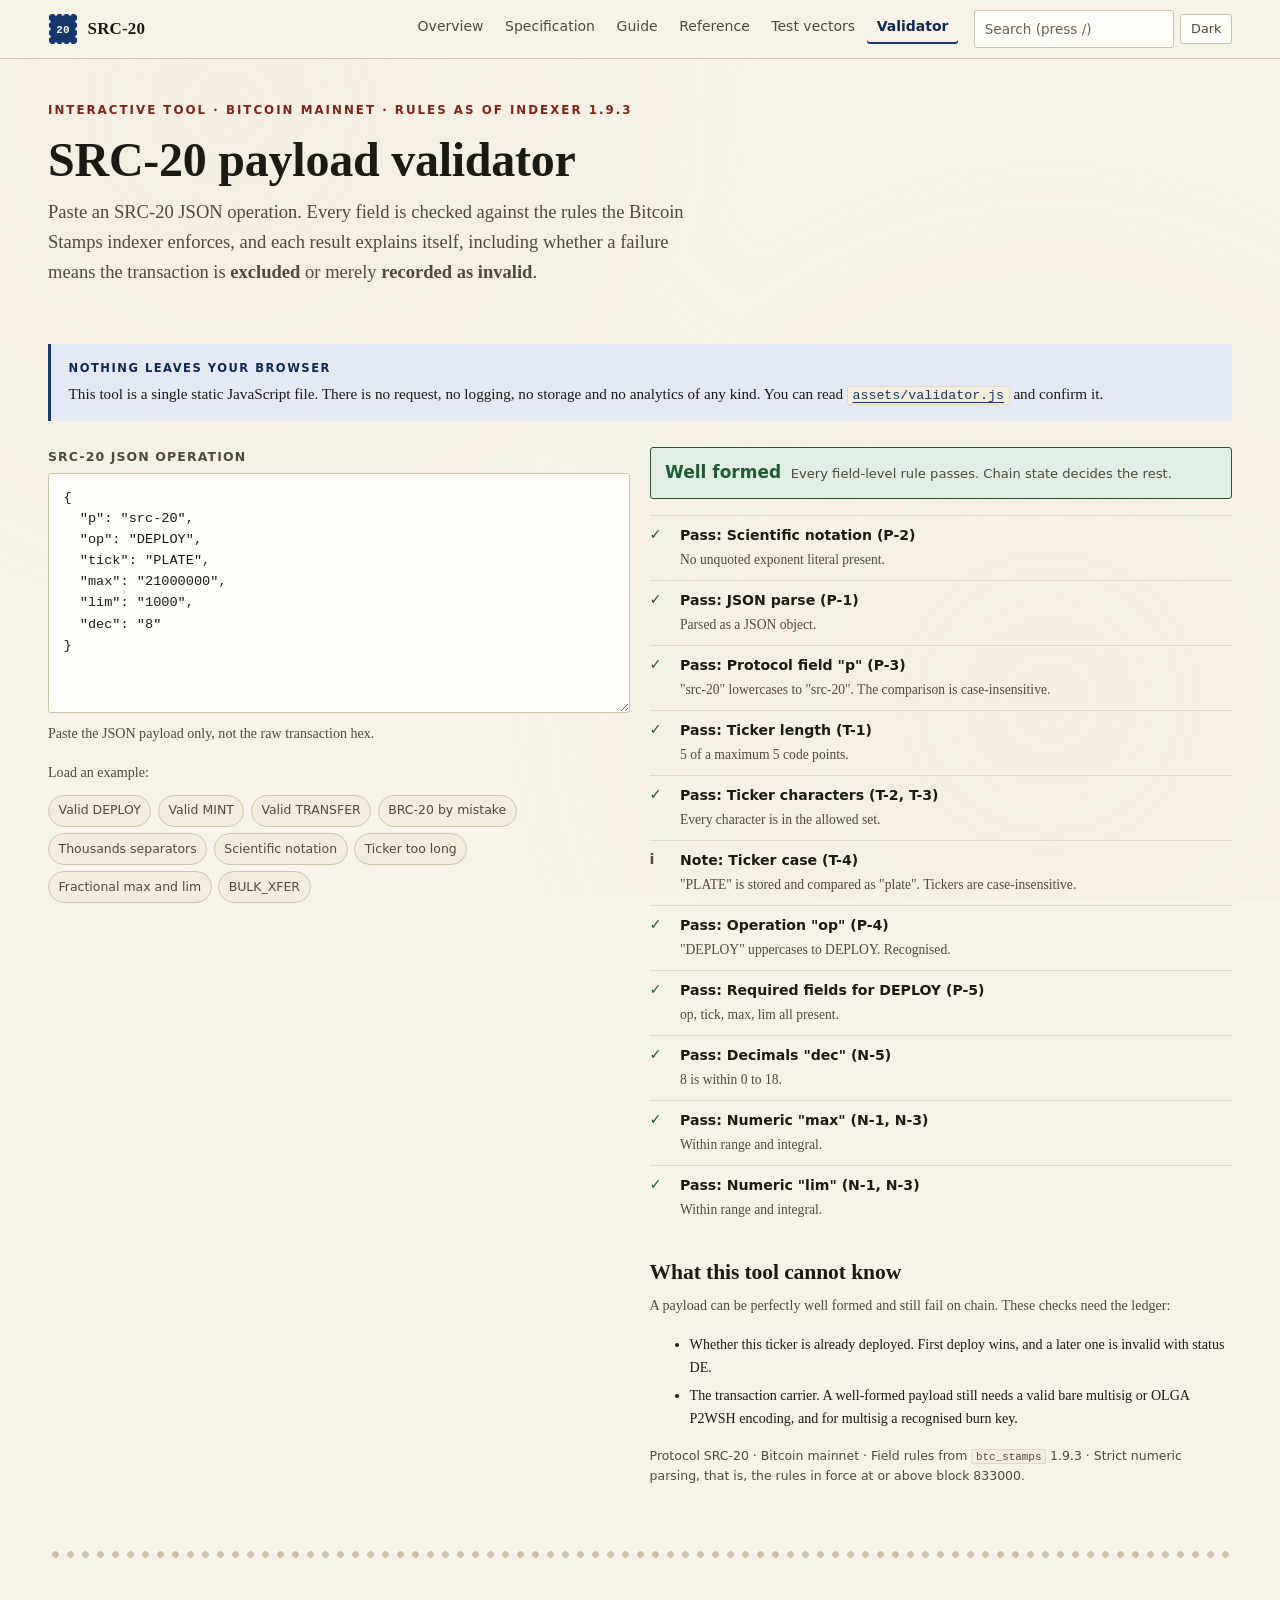
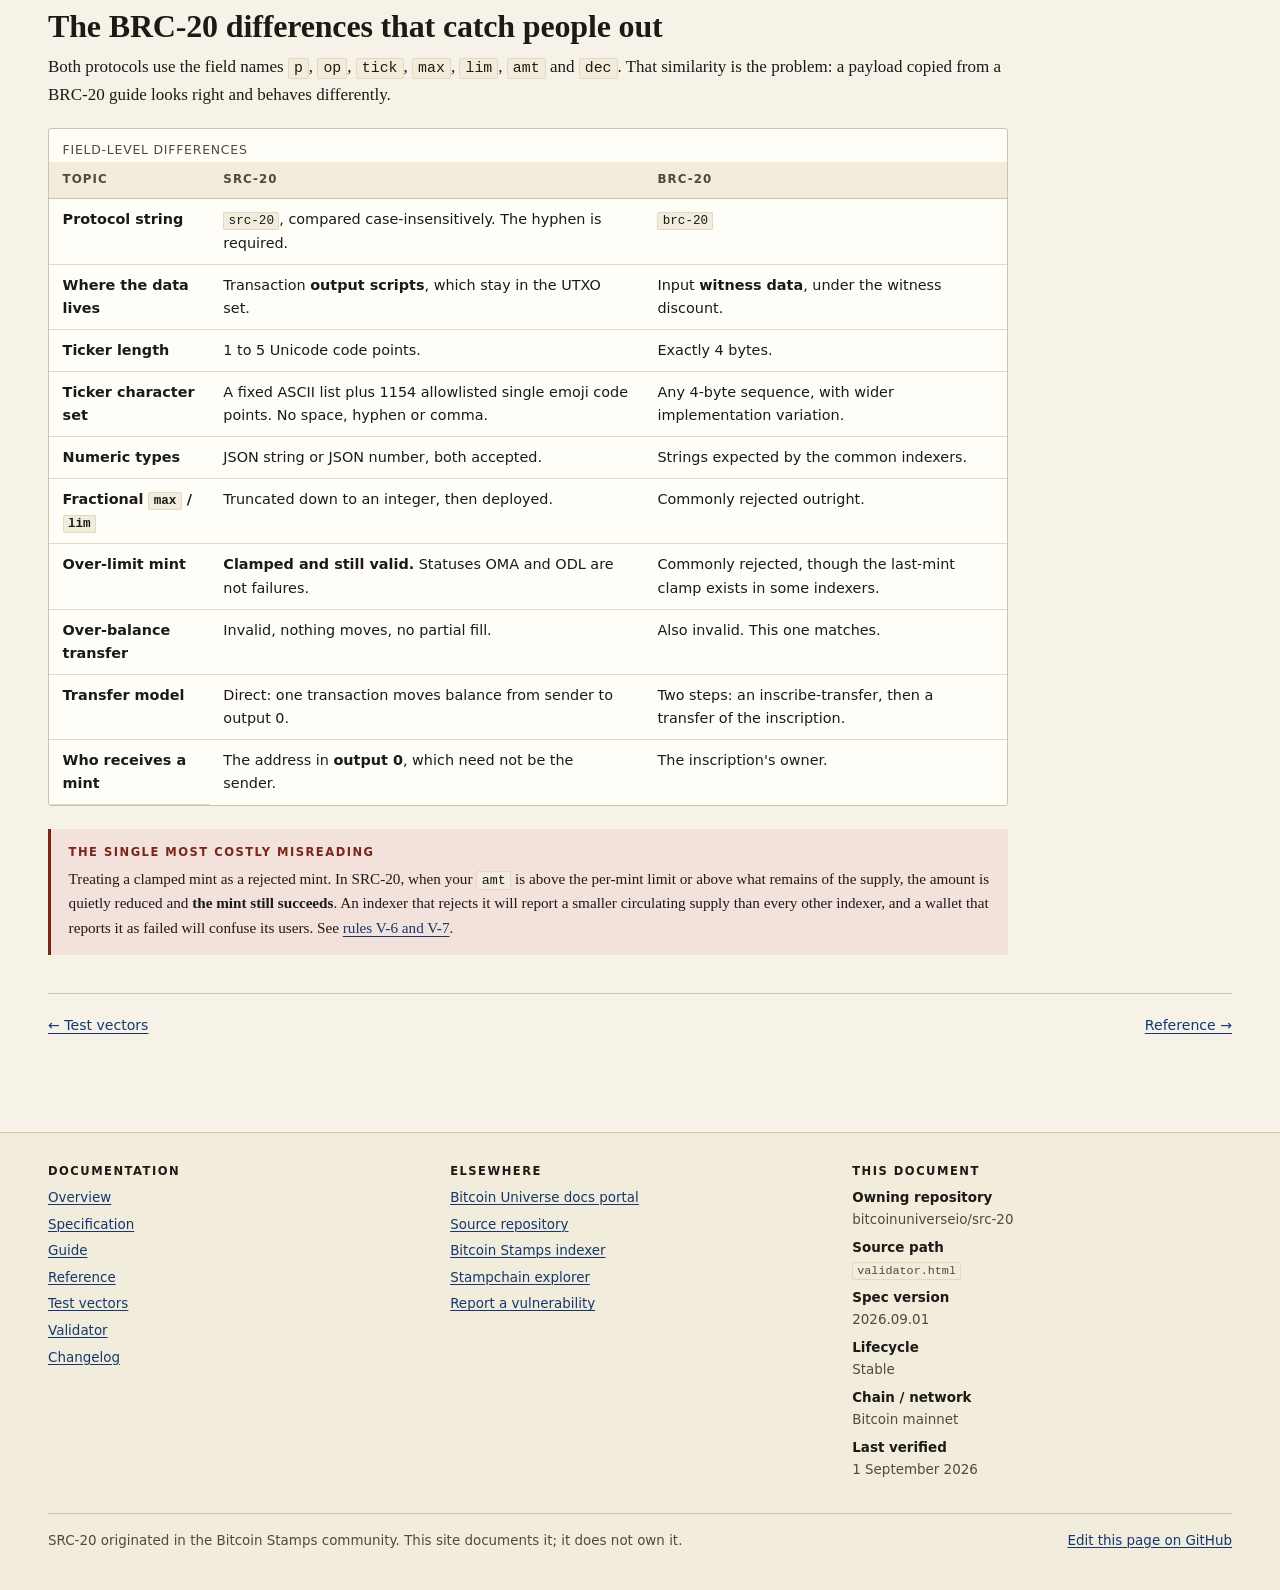
<file: validator.html>
<!doctype html>
<html lang="en">
<head>
<meta charset="utf-8">
<meta name="viewport" content="width=device-width, initial-scale=1">
<title>SRC-20 payload validator</title>
<meta name="description" content="Paste an SRC-20 JSON operation and see every field check explained against the rules the Bitcoin Stamps indexer enforces, including the BRC-20 differences that commonly trip people up. Runs entirely in your browser.">
<link rel="canonical" href="https://bitcoinuniverseio.github.io/src-20/validator.html">
<link rel="icon" href="assets/favicon.svg" type="image/svg+xml">
<link rel="stylesheet" href="assets/site.css">
<link rel="search-index" href="search-index.json">
<meta property="og:type" content="website">
<meta property="og:title" content="SRC-20 payload validator">
<meta property="og:description" content="Check an SRC-20 JSON operation field by field, entirely in your browser.">
<meta property="og:url" content="https://bitcoinuniverseio.github.io/src-20/validator.html">
<meta property="og:image" content="https://bitcoinuniverseio.github.io/src-20/assets/og.svg">
<meta name="twitter:card" content="summary_large_image">
<script>try{var t=localStorage.getItem('src20-docs-theme');if(t==='dark'||t==='light')document.documentElement.setAttribute('data-theme',t);}catch(e){}</script>
</head>
<body>
<a class="skip-link" href="#main">Skip to content</a>

<header class="site-header">
  <div class="wrap header-inner">
    <a class="brand" href="index.html">
      <svg class="brand-mark" viewBox="0 0 30 34" aria-hidden="true" focusable="false">
        <rect x="1" y="2" width="28" height="30" rx="1" fill="var(--accent)"/>
        <g fill="var(--paper)">
          <circle cx="1" cy="2" r="1.7"/><circle cx="8" cy="2" r="1.7"/><circle cx="15" cy="2" r="1.7"/><circle cx="22" cy="2" r="1.7"/><circle cx="29" cy="2" r="1.7"/>
          <circle cx="1" cy="32" r="1.7"/><circle cx="8" cy="32" r="1.7"/><circle cx="15" cy="32" r="1.7"/><circle cx="22" cy="32" r="1.7"/><circle cx="29" cy="32" r="1.7"/>
          <circle cx="1" cy="9.5" r="1.7"/><circle cx="1" cy="17" r="1.7"/><circle cx="1" cy="24.5" r="1.7"/>
          <circle cx="29" cy="9.5" r="1.7"/><circle cx="29" cy="17" r="1.7"/><circle cx="29" cy="24.5" r="1.7"/>
        </g>
        <text x="15" y="21" text-anchor="middle" font-family="ui-monospace, Menlo, Consolas, monospace" font-size="11" font-weight="700" fill="var(--on-accent)">20</text>
      </svg>
      <span>SRC-20</span>
    </a>
    <nav class="site-nav" aria-label="Primary">
      <ul>
        <li><a href="index.html">Overview</a></li>
        <li><a href="specification.html">Specification</a></li>
        <li><a href="guide.html">Guide</a></li>
        <li><a href="reference.html">Reference</a></li>
        <li><a href="vectors.html">Test vectors</a></li>
        <li><a href="validator.html" aria-current="page">Validator</a></li>
      </ul>
    </nav>
    <div class="header-tools">
      <form class="search" id="site-search" role="search" hidden>
        <label class="visually-hidden" for="q">Search the SRC-20 documentation</label>
        <input class="search-input" id="q" type="search" placeholder="Search (press /)" autocomplete="off">
        <ul class="search-results" id="search-results" aria-live="polite"></ul>
      </form>
      <button class="theme-toggle" id="theme-toggle" type="button" hidden>Dark</button>
    </div>
  </div>
</header>

<main id="main">
  <div class="wrap">

    <div class="hero">
      <p class="eyebrow">Interactive tool &middot; Bitcoin mainnet &middot; Rules as of indexer 1.9.3</p>
      <h1>SRC-20 payload validator</h1>
      <p class="lede">Paste an SRC-20 JSON operation. Every field is checked against the rules the Bitcoin Stamps indexer enforces, and each result explains itself, including whether a failure means the transaction is <strong>excluded</strong> or merely <strong>recorded as invalid</strong>.</p>
    </div>

    <div class="note">
      <span class="note-title">Nothing leaves your browser</span>
      <p>This tool is a single static JavaScript file. There is no request, no logging, no storage and no analytics of any kind. You can read <a href="assets/validator.js"><code>assets/validator.js</code></a> and confirm it.</p>
    </div>

    <noscript>
      <div class="note note-warn">
        <span class="note-title">JavaScript required for this tool only</span>
        <p>The validator needs JavaScript. Every other page on this site, including the full <a href="specification.html">specification</a> and the <a href="vectors.html">test vectors</a>, works without it.</p>
      </div>
    </noscript>

    <div id="tool-noscript" class="note note-warn">
      <span class="note-title">JavaScript required for this tool only</span>
      <p>The validator needs JavaScript. Every other page on this site works without it.</p>
    </div>

    <section class="tool" id="tool-panel" hidden>
      <div class="tool-grid">
        <div>
          <label for="payload">SRC-20 JSON operation</label>
          <textarea id="payload" spellcheck="false" autocapitalize="off" autocorrect="off" aria-describedby="payload-help">{
  "p": "src-20",
  "op": "DEPLOY",
  "tick": "PLATE",
  "max": "21000000",
  "lim": "1000",
  "dec": "8"
}</textarea>
          <p id="payload-help" class="small muted">Paste the JSON payload only, not the raw transaction hex.</p>

          <h2 class="visually-hidden">Examples</h2>
          <p class="small muted" style="margin-bottom:.3rem">Load an example:</p>
          <ul class="sample-row">
            <li><button class="chip" type="button" data-sample="deploy">Valid DEPLOY</button></li>
            <li><button class="chip" type="button" data-sample="mint">Valid MINT</button></li>
            <li><button class="chip" type="button" data-sample="transfer">Valid TRANSFER</button></li>
            <li><button class="chip" type="button" data-sample="brc20">BRC-20 by mistake</button></li>
            <li><button class="chip" type="button" data-sample="commas">Thousands separators</button></li>
            <li><button class="chip" type="button" data-sample="sci">Scientific notation</button></li>
            <li><button class="chip" type="button" data-sample="longtick">Ticker too long</button></li>
            <li><button class="chip" type="button" data-sample="fractional">Fractional max and lim</button></li>
            <li><button class="chip" type="button" data-sample="bulk">BULK_XFER</button></li>
          </ul>
        </div>

        <div>
          <h2 class="visually-hidden">Result</h2>
          <div class="verdict" id="verdict" role="status" aria-live="polite"></div>
          <ul class="checks" id="checks"></ul>

          <div id="notes-wrap" hidden>
            <h3>What this tool cannot know</h3>
            <p class="small muted">A payload can be perfectly well formed and still fail on chain. These checks need the ledger:</p>
            <ul class="small" id="notes"></ul>
          </div>

          <p class="tool-meta">Protocol SRC-20 &middot; Bitcoin mainnet &middot; Field rules from <code>btc_stamps</code> 1.9.3 &middot; Strict numeric parsing, that is, the rules in force at or above block 833000.</p>
        </div>
      </div>
    </section>

    <hr class="perf">

    <section class="prose-wide">
      <h2 id="brc20">The BRC-20 differences that catch people out</h2>
      <p>Both protocols use the field names <code>p</code>, <code>op</code>, <code>tick</code>, <code>max</code>, <code>lim</code>, <code>amt</code> and <code>dec</code>. That similarity is the problem: a payload copied from a BRC-20 guide looks right and behaves differently.</p>

      <div class="table-scroll">
        <table>
          <caption>Field-level differences</caption>
          <thead><tr><th scope="col">Topic</th><th scope="col">SRC-20</th><th scope="col">BRC-20</th></tr></thead>
          <tbody>
            <tr><th scope="row">Protocol string</th><td><code>src-20</code>, compared case-insensitively. The hyphen is required.</td><td><code>brc-20</code></td></tr>
            <tr><th scope="row">Where the data lives</th><td>Transaction <strong>output scripts</strong>, which stay in the UTXO set.</td><td>Input <strong>witness data</strong>, under the witness discount.</td></tr>
            <tr><th scope="row">Ticker length</th><td>1 to 5 Unicode code points.</td><td>Exactly 4 bytes.</td></tr>
            <tr><th scope="row">Ticker character set</th><td>A fixed ASCII list plus 1154 allowlisted single emoji code points. No space, hyphen or comma.</td><td>Any 4-byte sequence, with wider implementation variation.</td></tr>
            <tr><th scope="row">Numeric types</th><td>JSON string or JSON number, both accepted.</td><td>Strings expected by the common indexers.</td></tr>
            <tr><th scope="row">Fractional <code>max</code> / <code>lim</code></th><td>Truncated down to an integer, then deployed.</td><td>Commonly rejected outright.</td></tr>
            <tr><th scope="row">Over-limit mint</th><td><strong>Clamped and still valid.</strong> Statuses OMA and ODL are not failures.</td><td>Commonly rejected, though the last-mint clamp exists in some indexers.</td></tr>
            <tr><th scope="row">Over-balance transfer</th><td>Invalid, nothing moves, no partial fill.</td><td>Also invalid. This one matches.</td></tr>
            <tr><th scope="row">Transfer model</th><td>Direct: one transaction moves balance from sender to output 0.</td><td>Two steps: an inscribe-transfer, then a transfer of the inscription.</td></tr>
            <tr><th scope="row">Who receives a mint</th><td>The address in <strong>output 0</strong>, which need not be the sender.</td><td>The inscription's owner.</td></tr>
          </tbody>
        </table>
      </div>

      <div class="note note-warn">
        <span class="note-title">The single most costly misreading</span>
        <p>Treating a clamped mint as a rejected mint. In SRC-20, when your <code>amt</code> is above the per-mint limit or above what remains of the supply, the amount is quietly reduced and <strong>the mint still succeeds</strong>. An indexer that rejects it will report a smaller circulating supply than every other indexer, and a wallet that reports it as failed will confuse its users. See <a href="specification.html#validity">rules V-6 and V-7</a>.</p>
      </div>
    </section>

    <nav class="page-nav" aria-label="Page">
      <a href="vectors.html">&larr; Test vectors</a>
      <a href="reference.html">Reference &rarr;</a>
    </nav>

  </div>
</main>

<footer class="site-footer">
  <div class="wrap">
    <div class="footer-grid">
      <div>
        <h2>Documentation</h2>
        <ul>
          <li><a href="index.html">Overview</a></li>
          <li><a href="specification.html">Specification</a></li>
          <li><a href="guide.html">Guide</a></li>
          <li><a href="reference.html">Reference</a></li>
          <li><a href="vectors.html">Test vectors</a></li>
          <li><a href="validator.html">Validator</a></li>
          <li><a href="changelog.html">Changelog</a></li>
        </ul>
      </div>
      <div>
        <h2>Elsewhere</h2>
        <ul>
          <li><a href="https://docs.bitcoinuniverse.io">Bitcoin Universe docs portal</a></li>
          <li><a href="https://github.com/bitcoinuniverseio/src-20">Source repository</a></li>
          <li><a href="https://github.com/stampchain-io/btc_stamps">Bitcoin Stamps indexer</a></li>
          <li><a href="https://stampchain.io/">Stampchain explorer</a></li>
          <li><a href="https://github.com/bitcoinuniverseio/src-20/security/advisories/new">Report a vulnerability</a></li>
        </ul>
      </div>
      <div>
        <h2>This document</h2>
        <dl class="footer-meta">
          <dt>Owning repository</dt><dd>bitcoinuniverseio/src-20</dd>
          <dt>Source path</dt><dd><code>validator.html</code></dd>
          <dt>Spec version</dt><dd>2026.09.01</dd>
          <dt>Lifecycle</dt><dd>Stable</dd>
          <dt>Chain / network</dt><dd>Bitcoin mainnet</dd>
          <dt>Last verified</dt><dd><time datetime="2026-09-01">1 September 2026</time></dd>
        </dl>
      </div>
    </div>
    <div class="footer-bottom">
      <span>SRC-20 originated in the Bitcoin Stamps community. This site documents it; it does not own it.</span>
      <a href="https://github.com/bitcoinuniverseio/src-20/edit/main/validator.html">Edit this page on GitHub</a>
    </div>
  </div>
</footer>

<script src="assets/site.js" defer></script>
<script src="assets/validator.js" defer></script>
</body>
</html>
</file>
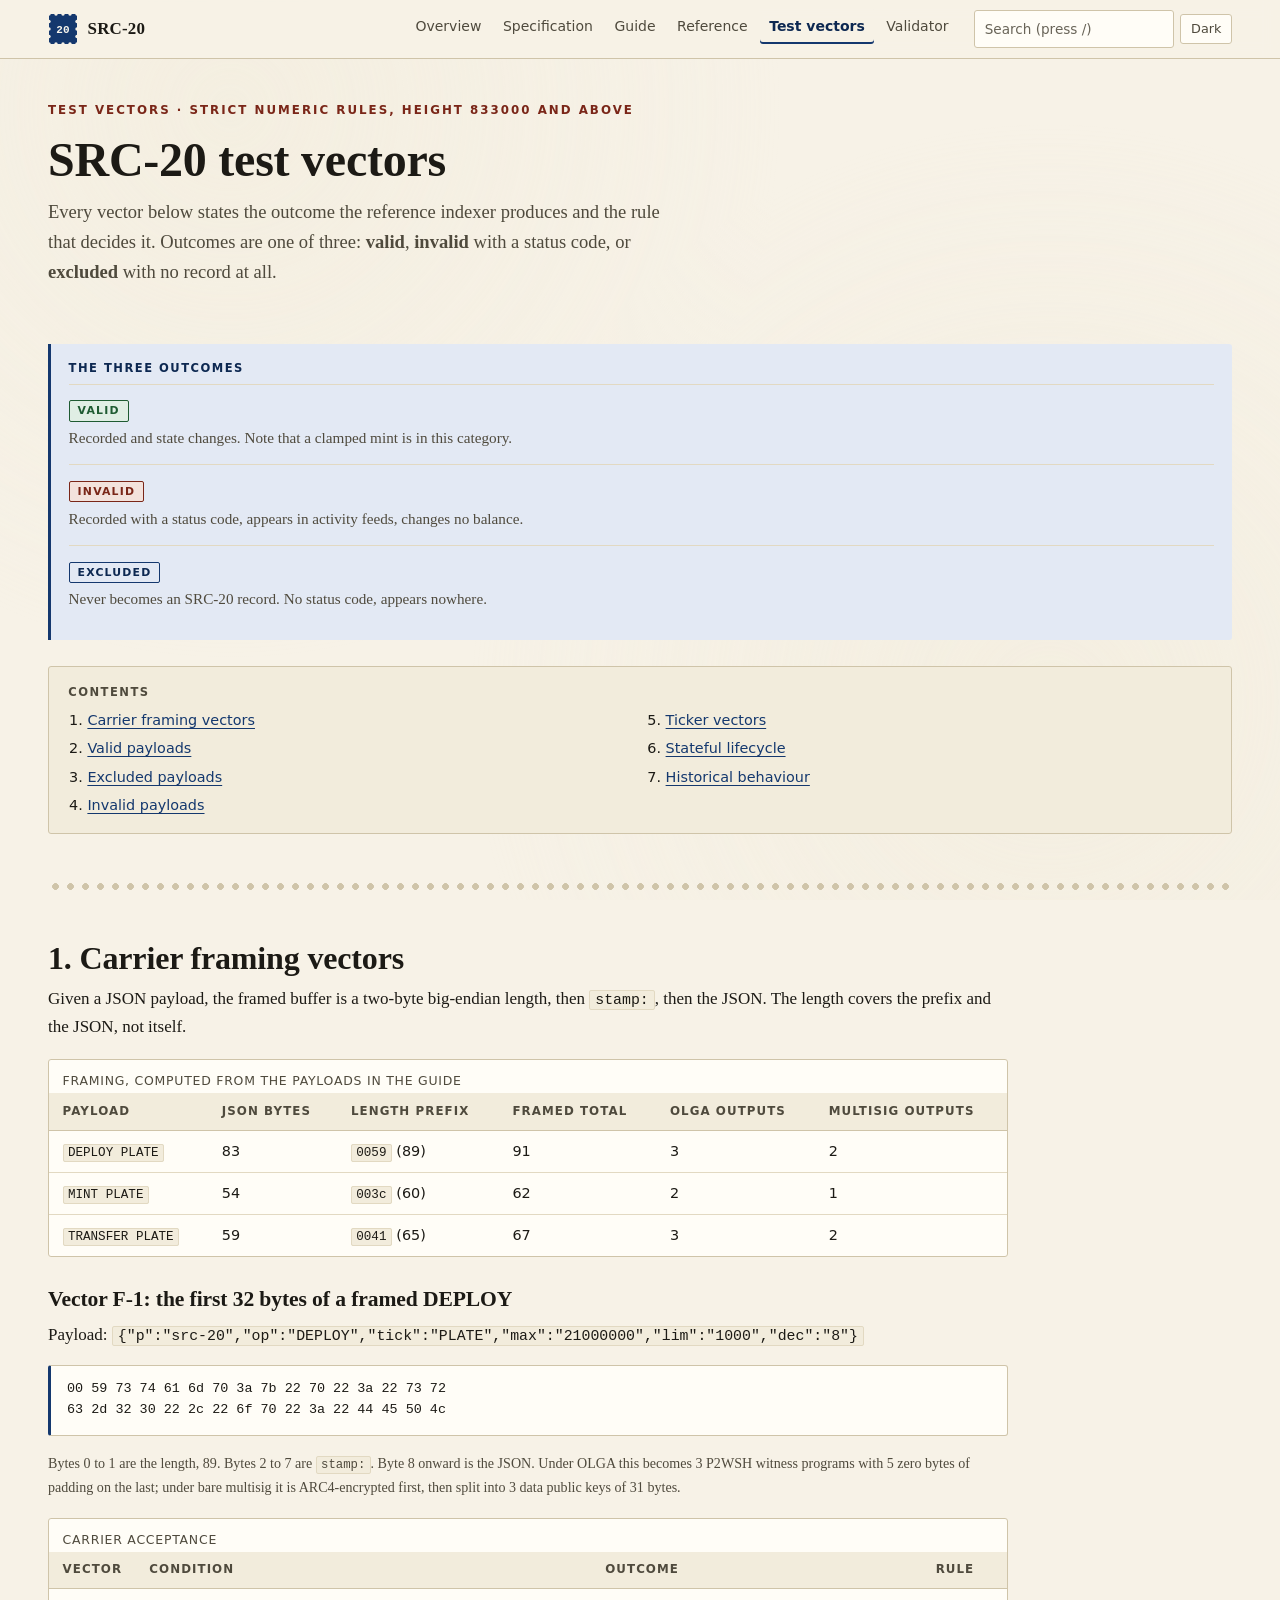
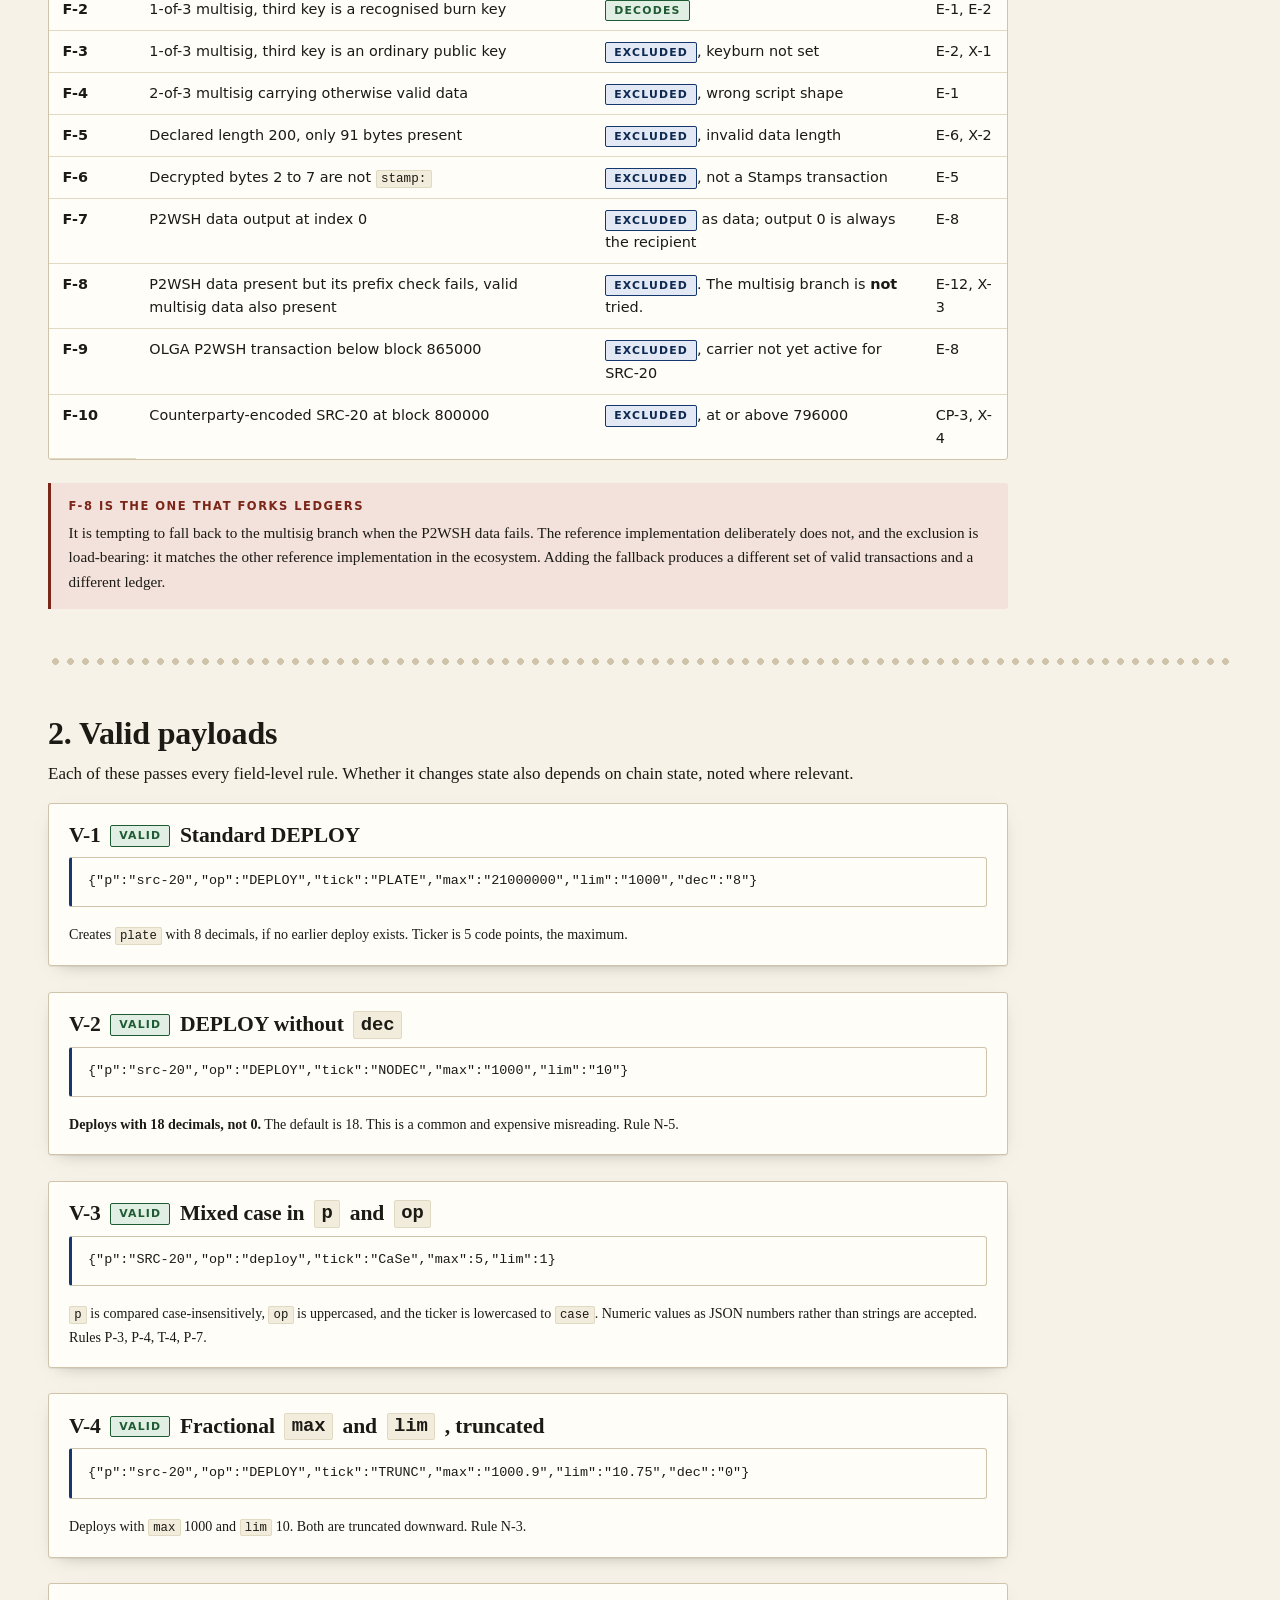
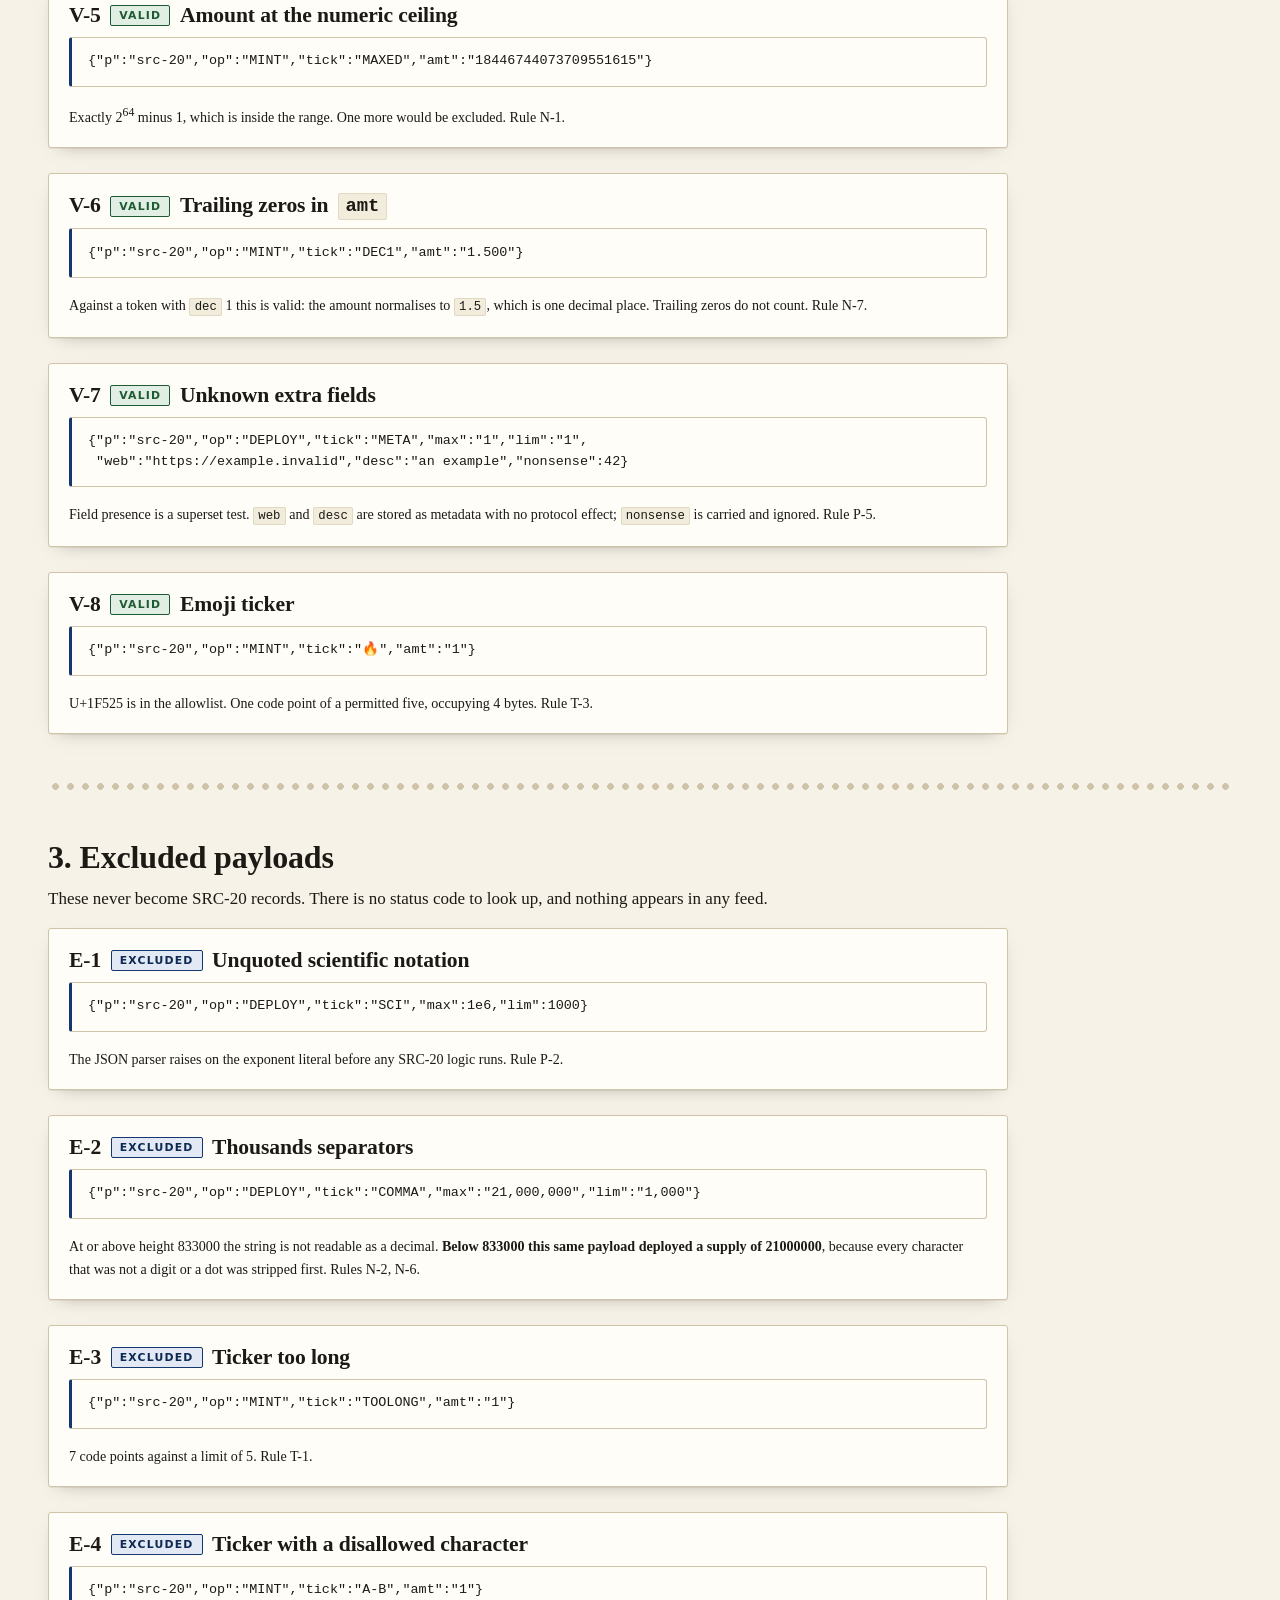
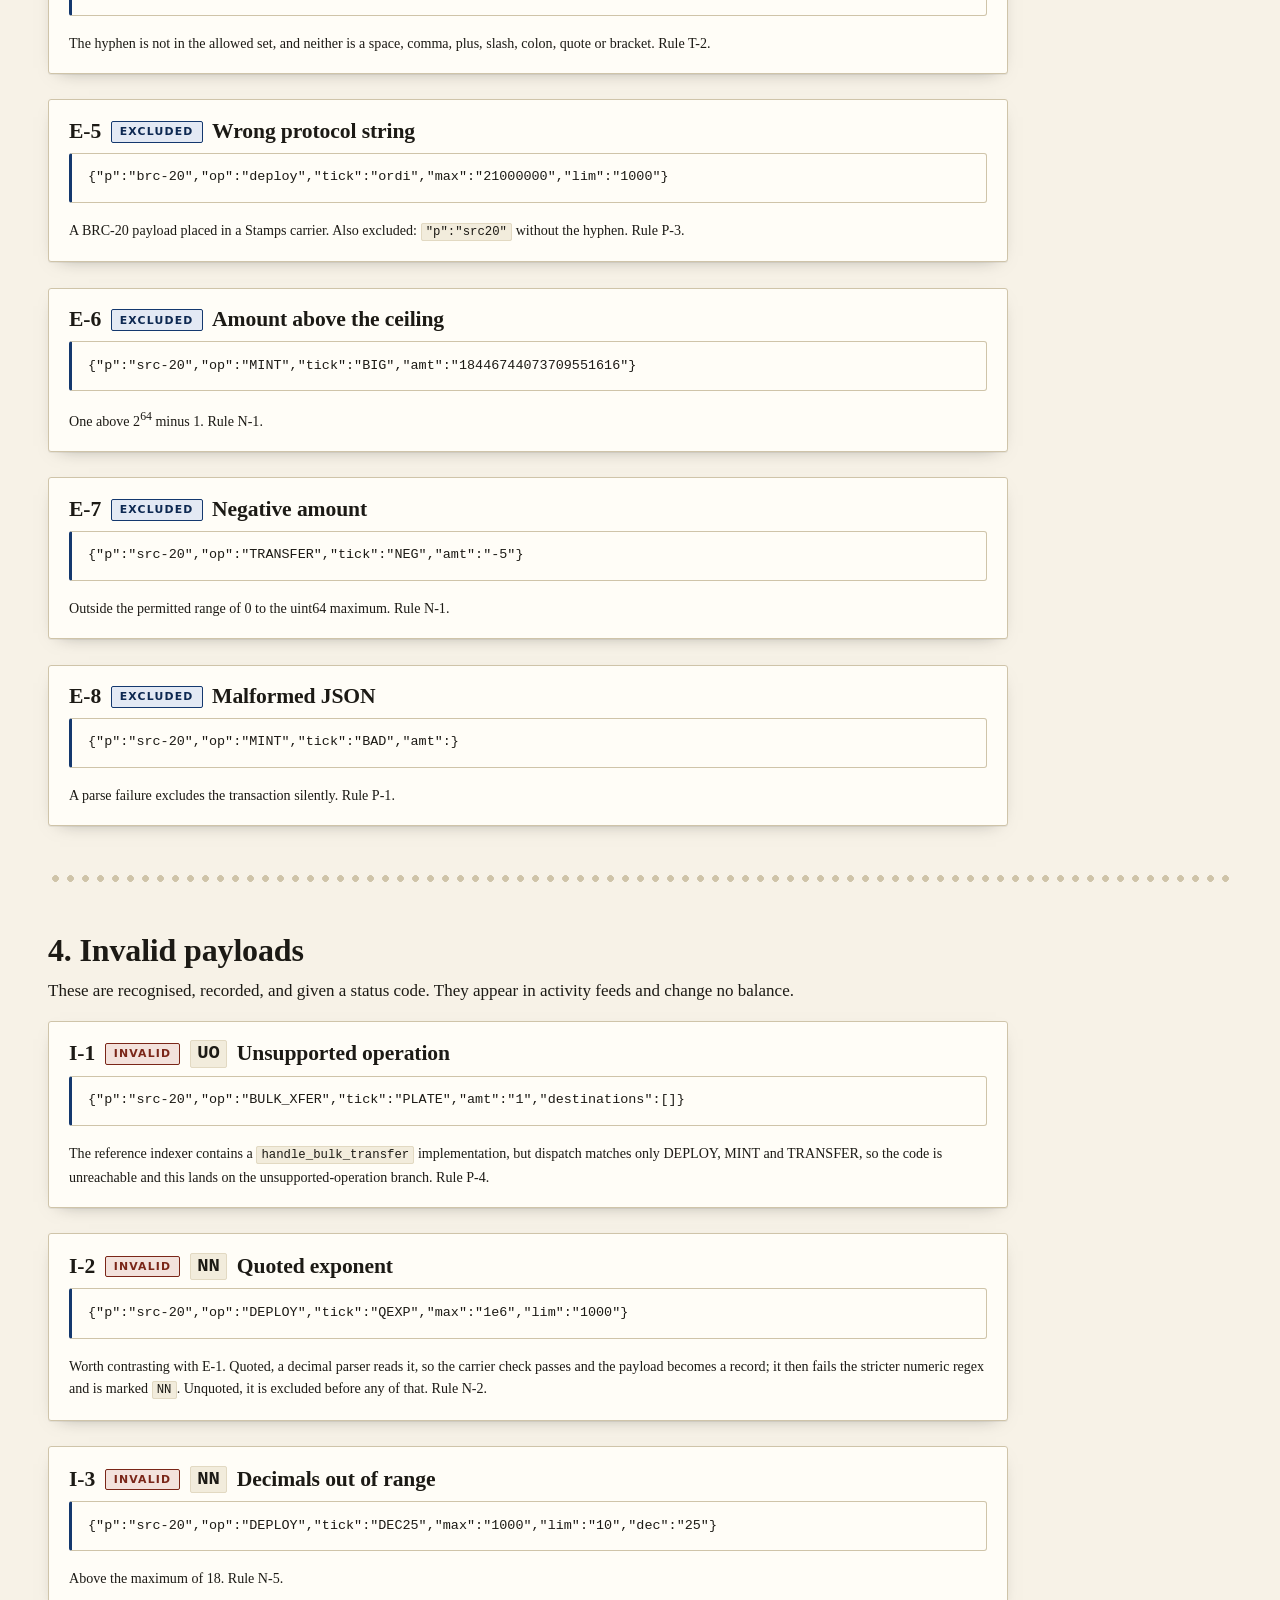
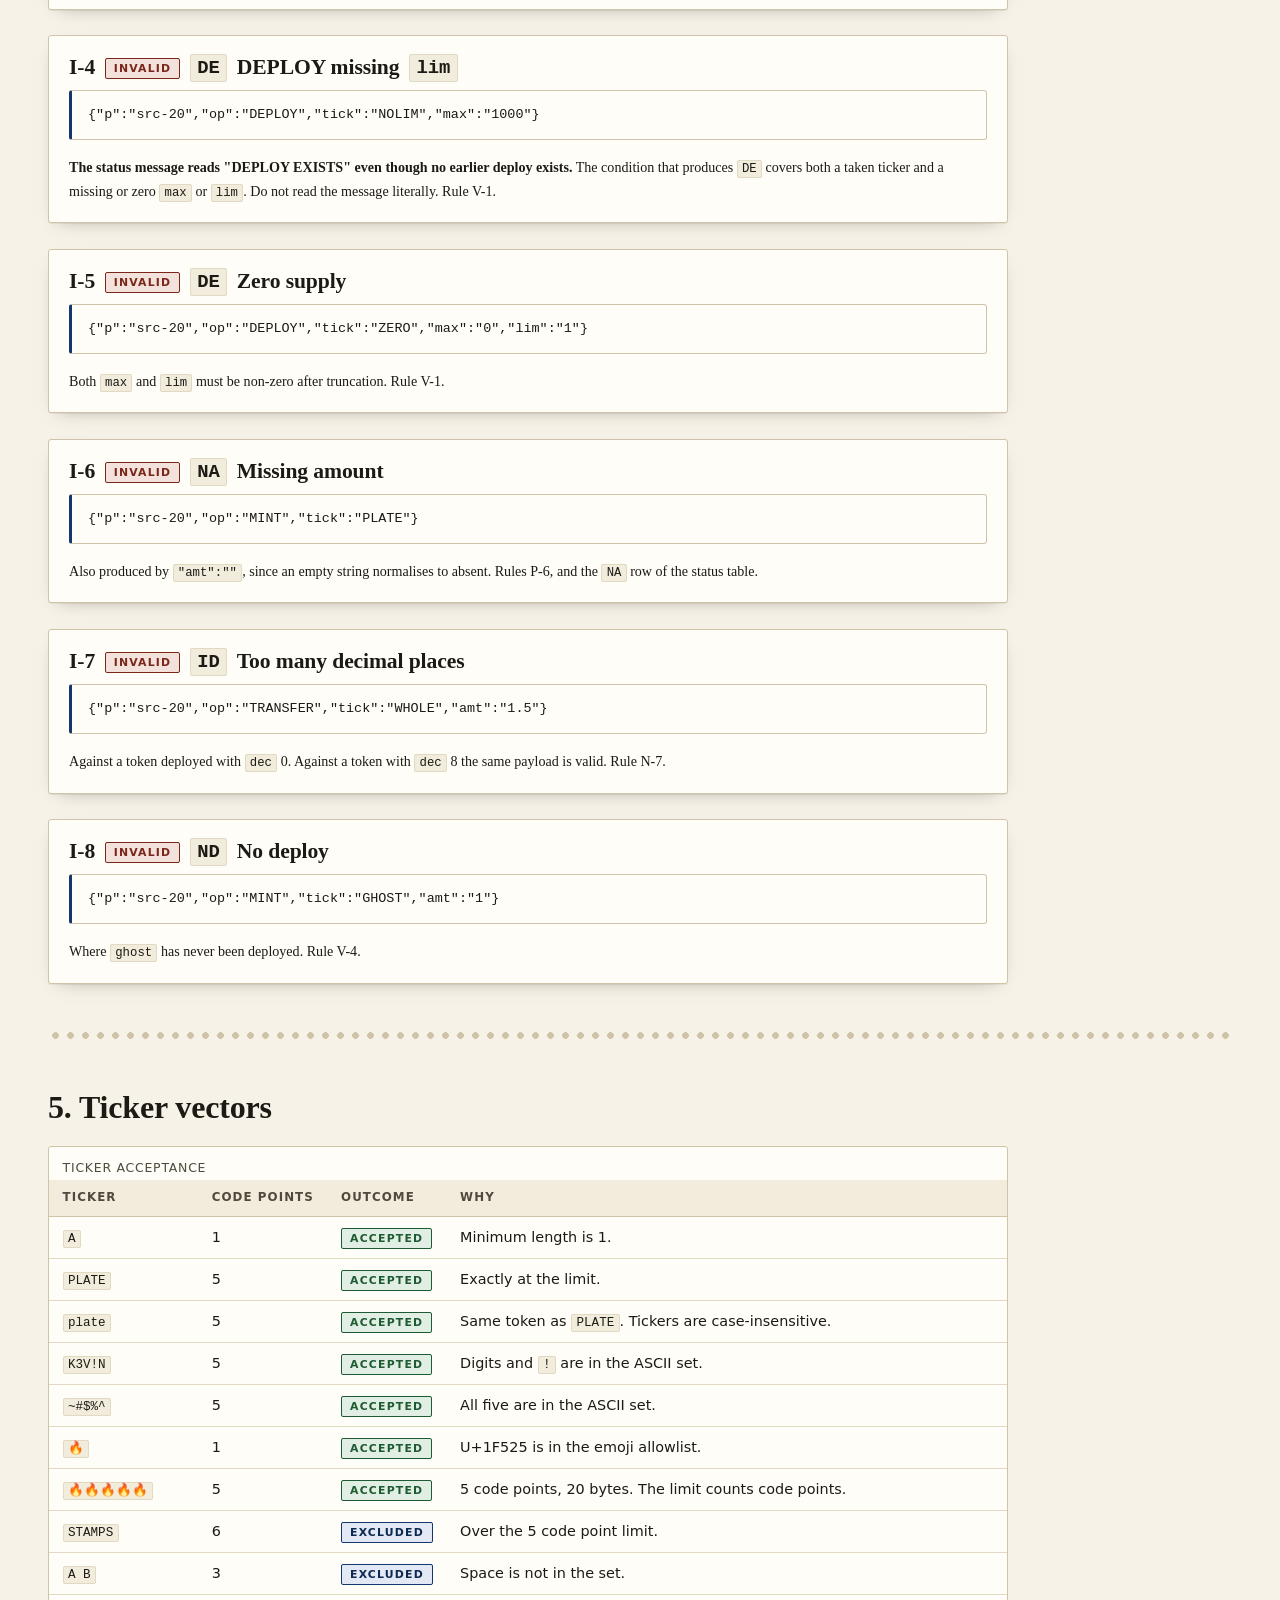
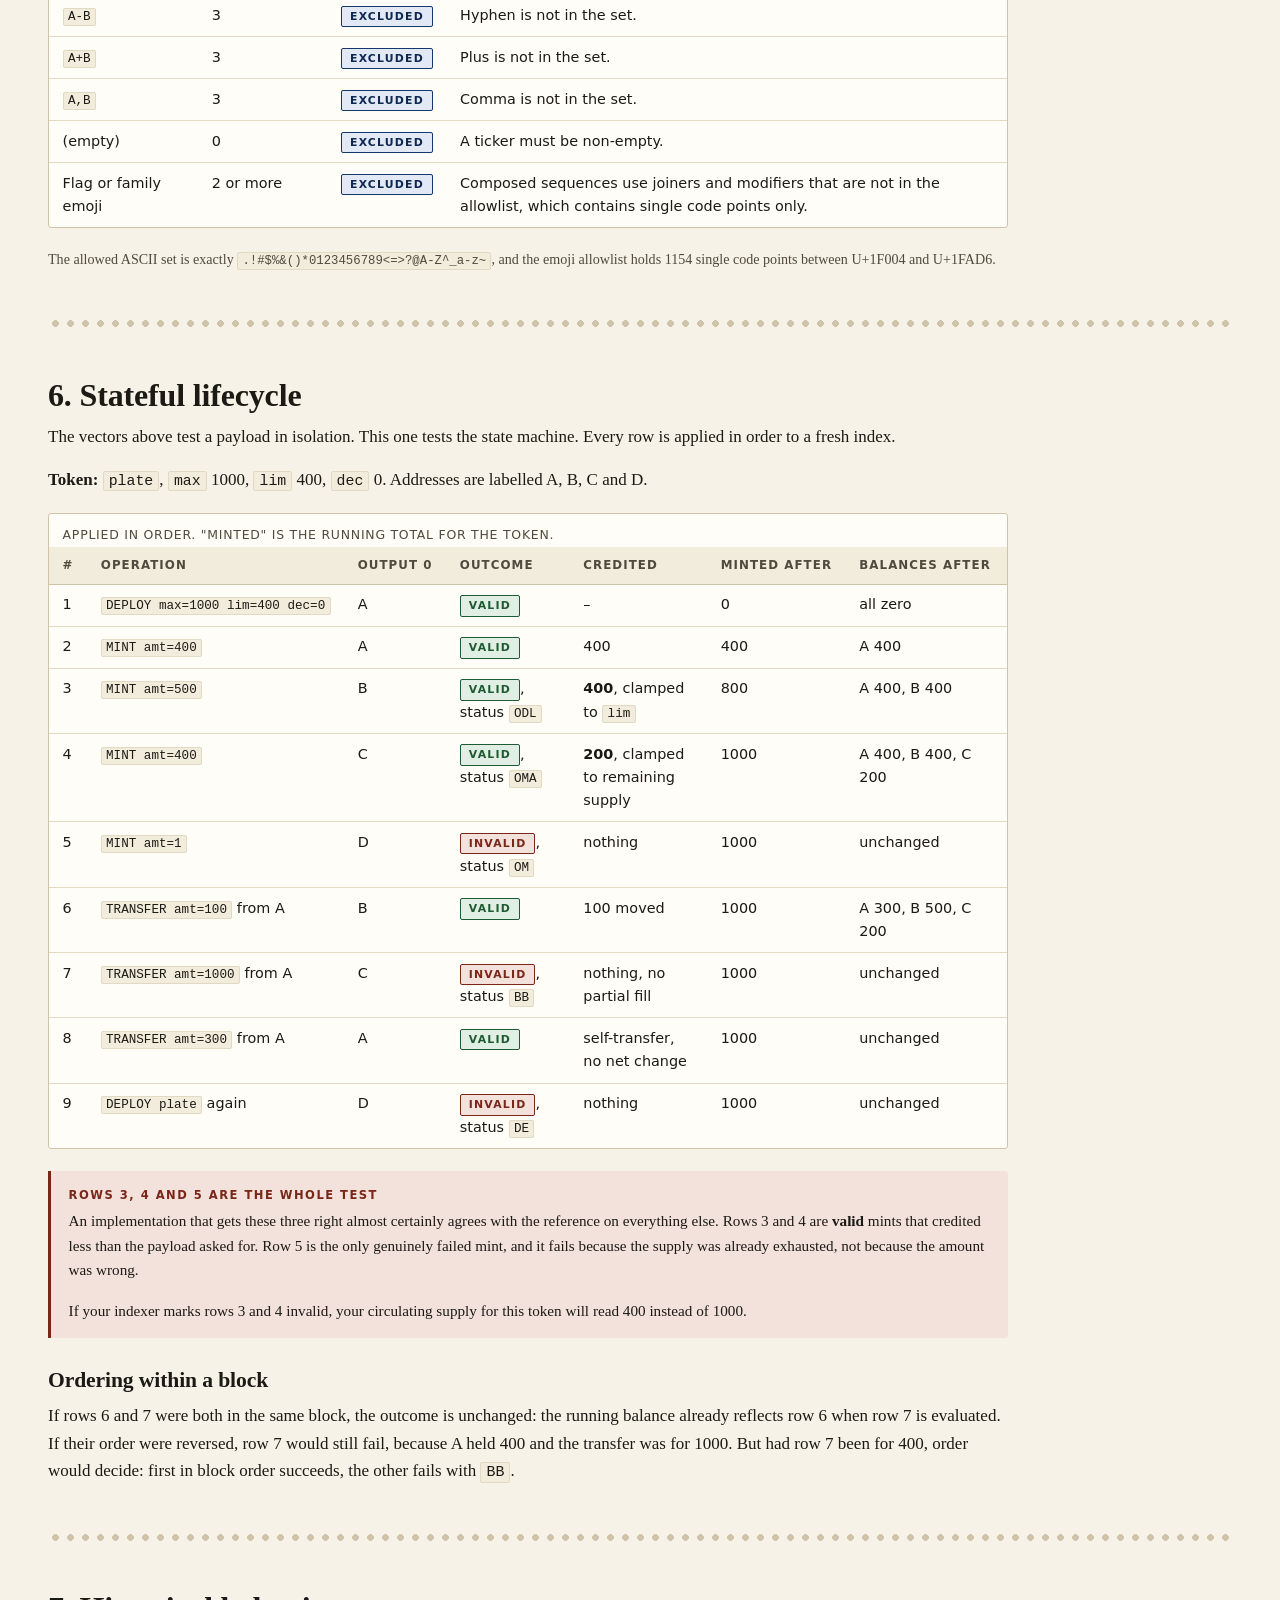
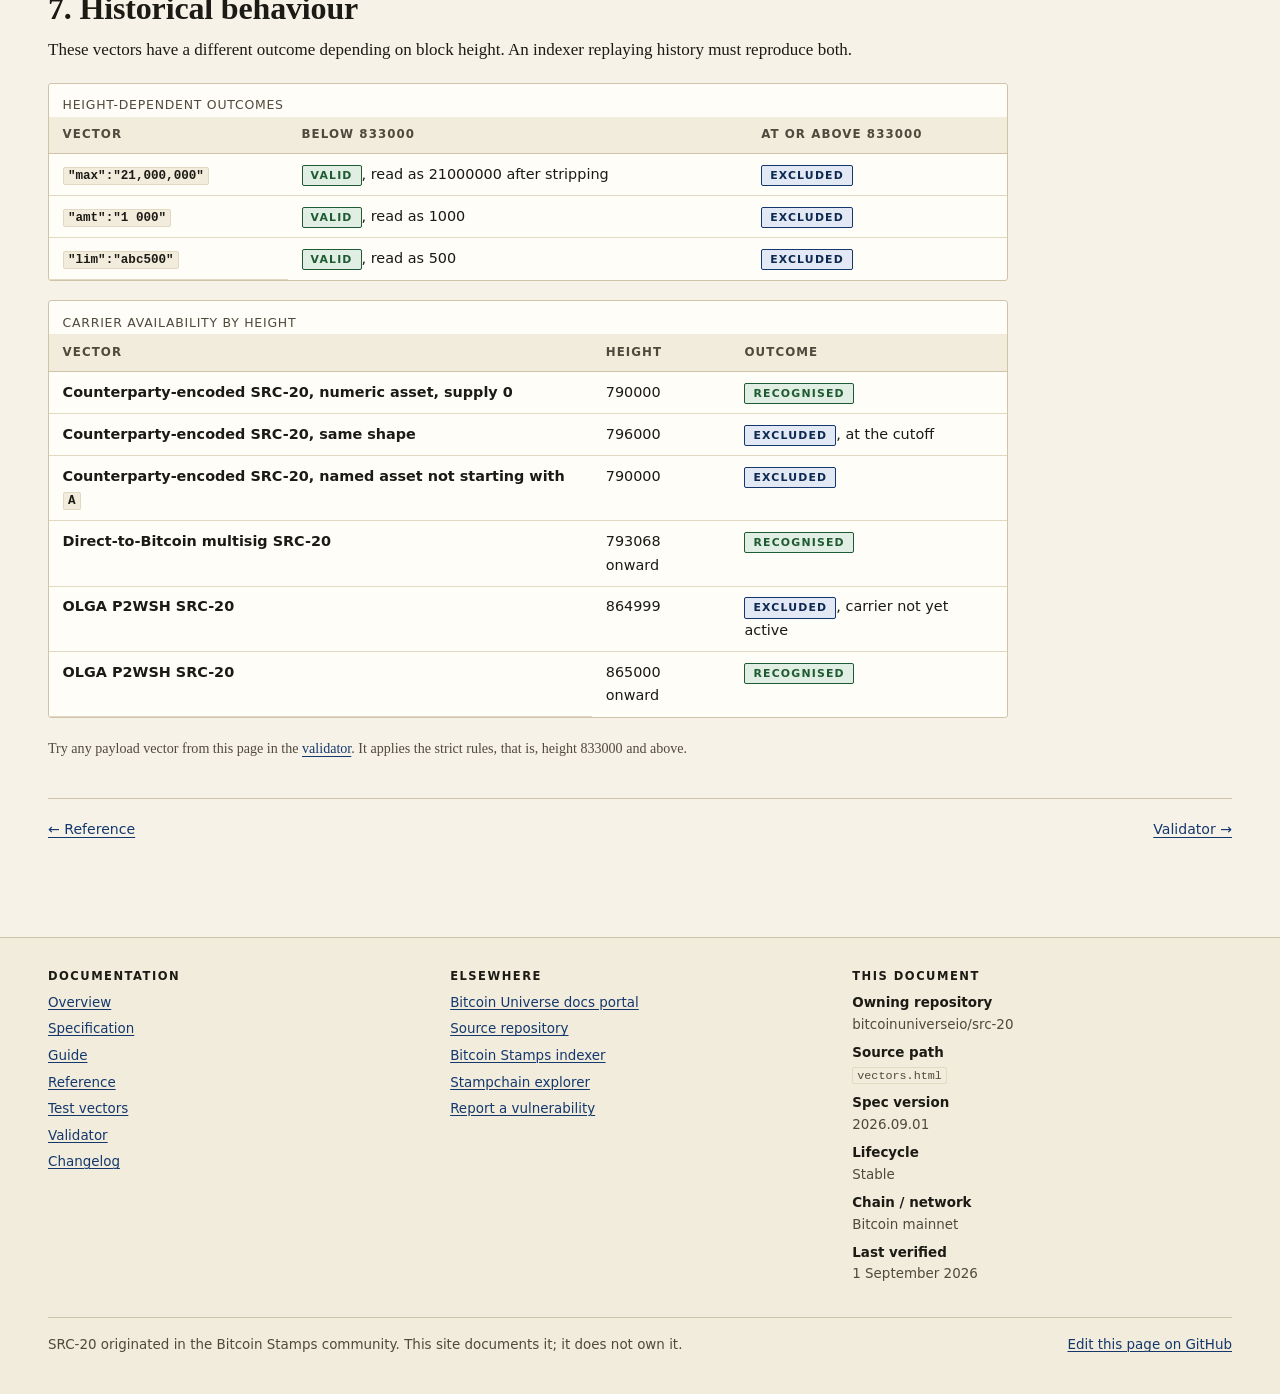
<file: vectors.html>
<!doctype html>
<html lang="en">
<head>
<meta charset="utf-8">
<meta name="viewport" content="width=device-width, initial-scale=1">
<title>SRC-20 test vectors</title>
<meta name="description" content="Valid and invalid SRC-20 test vectors with the outcome an indexer must produce, covering carrier framing, payload validation, ticker and numeric rules, the clamping mints, and a full stateful token lifecycle.">
<link rel="canonical" href="https://bitcoinuniverseio.github.io/src-20/vectors.html">
<link rel="icon" href="assets/favicon.svg" type="image/svg+xml">
<link rel="stylesheet" href="assets/site.css">
<link rel="search-index" href="search-index.json">
<meta property="og:type" content="article">
<meta property="og:title" content="SRC-20 test vectors">
<meta property="og:description" content="Valid and invalid vectors with expected outcomes, derived from the Bitcoin Stamps indexer.">
<meta property="og:url" content="https://bitcoinuniverseio.github.io/src-20/vectors.html">
<meta property="og:image" content="https://bitcoinuniverseio.github.io/src-20/assets/og.svg">
<meta name="twitter:card" content="summary_large_image">
<script>try{var t=localStorage.getItem('src20-docs-theme');if(t==='dark'||t==='light')document.documentElement.setAttribute('data-theme',t);}catch(e){}</script>
</head>
<body>
<a class="skip-link" href="#main">Skip to content</a>

<header class="site-header">
  <div class="wrap header-inner">
    <a class="brand" href="index.html">
      <svg class="brand-mark" viewBox="0 0 30 34" aria-hidden="true" focusable="false">
        <rect x="1" y="2" width="28" height="30" rx="1" fill="var(--accent)"/>
        <g fill="var(--paper)">
          <circle cx="1" cy="2" r="1.7"/><circle cx="8" cy="2" r="1.7"/><circle cx="15" cy="2" r="1.7"/><circle cx="22" cy="2" r="1.7"/><circle cx="29" cy="2" r="1.7"/>
          <circle cx="1" cy="32" r="1.7"/><circle cx="8" cy="32" r="1.7"/><circle cx="15" cy="32" r="1.7"/><circle cx="22" cy="32" r="1.7"/><circle cx="29" cy="32" r="1.7"/>
          <circle cx="1" cy="9.5" r="1.7"/><circle cx="1" cy="17" r="1.7"/><circle cx="1" cy="24.5" r="1.7"/>
          <circle cx="29" cy="9.5" r="1.7"/><circle cx="29" cy="17" r="1.7"/><circle cx="29" cy="24.5" r="1.7"/>
        </g>
        <text x="15" y="21" text-anchor="middle" font-family="ui-monospace, Menlo, Consolas, monospace" font-size="11" font-weight="700" fill="var(--on-accent)">20</text>
      </svg>
      <span>SRC-20</span>
    </a>
    <nav class="site-nav" aria-label="Primary">
      <ul>
        <li><a href="index.html">Overview</a></li>
        <li><a href="specification.html">Specification</a></li>
        <li><a href="guide.html">Guide</a></li>
        <li><a href="reference.html">Reference</a></li>
        <li><a href="vectors.html" aria-current="page">Test vectors</a></li>
        <li><a href="validator.html">Validator</a></li>
      </ul>
    </nav>
    <div class="header-tools">
      <form class="search" id="site-search" role="search" hidden>
        <label class="visually-hidden" for="q">Search the SRC-20 documentation</label>
        <input class="search-input" id="q" type="search" placeholder="Search (press /)" autocomplete="off">
        <ul class="search-results" id="search-results" aria-live="polite"></ul>
      </form>
      <button class="theme-toggle" id="theme-toggle" type="button" hidden>Dark</button>
    </div>
  </div>
</header>

<main id="main">
  <div class="wrap">

    <div class="hero">
      <p class="eyebrow">Test vectors &middot; Strict numeric rules, height 833000 and above</p>
      <h1>SRC-20 test vectors</h1>
      <p class="lede">Every vector below states the outcome the reference indexer produces and the rule that decides it. Outcomes are one of three: <strong>valid</strong>, <strong>invalid</strong> with a status code, or <strong>excluded</strong> with no record at all.</p>
    </div>

    <div class="note">
      <span class="note-title">The three outcomes</span>
      <dl class="terms" style="margin-top:.4rem">
        <dt><span class="badge badge-valid">Valid</span></dt>
        <dd>Recorded and state changes. Note that a clamped mint is in this category.</dd>
        <dt><span class="badge badge-invalid">Invalid</span></dt>
        <dd>Recorded with a status code, appears in activity feeds, changes no balance.</dd>
        <dt><span class="badge badge-neutral">Excluded</span></dt>
        <dd>Never becomes an SRC-20 record. No status code, appears nowhere.</dd>
      </dl>
    </div>

    <div class="toc">
      <p>Contents</p>
      <ol>
        <li><a href="#framing">Carrier framing vectors</a></li>
        <li><a href="#valid">Valid payloads</a></li>
        <li><a href="#excluded">Excluded payloads</a></li>
        <li><a href="#invalid">Invalid payloads</a></li>
        <li><a href="#tickers">Ticker vectors</a></li>
        <li><a href="#lifecycle">Stateful lifecycle</a></li>
        <li><a href="#historical">Historical behaviour</a></li>
      </ol>
    </div>

    <hr class="perf">

    <section id="framing" class="prose-wide">
      <h2>1. Carrier framing vectors</h2>
      <p>Given a JSON payload, the framed buffer is a two-byte big-endian length, then <code>stamp:</code>, then the JSON. The length covers the prefix and the JSON, not itself.</p>

      <div class="table-scroll">
        <table>
          <caption>Framing, computed from the payloads in the guide</caption>
          <thead><tr><th scope="col">Payload</th><th scope="col">JSON bytes</th><th scope="col">Length prefix</th><th scope="col">Framed total</th><th scope="col">OLGA outputs</th><th scope="col">Multisig outputs</th></tr></thead>
          <tbody>
            <tr><td><code>DEPLOY PLATE</code></td><td>83</td><td><code>0059</code> (89)</td><td>91</td><td>3</td><td>2</td></tr>
            <tr><td><code>MINT PLATE</code></td><td>54</td><td><code>003c</code> (60)</td><td>62</td><td>2</td><td>1</td></tr>
            <tr><td><code>TRANSFER PLATE</code></td><td>59</td><td><code>0041</code> (65)</td><td>67</td><td>3</td><td>2</td></tr>
          </tbody>
        </table>
      </div>

      <h3>Vector F-1: the first 32 bytes of a framed DEPLOY</h3>
      <p>Payload: <code>{"p":"src-20","op":"DEPLOY","tick":"PLATE","max":"21000000","lim":"1000","dec":"8"}</code></p>
      <pre><code>00 59 73 74 61 6d 70 3a 7b 22 70 22 3a 22 73 72
63 2d 32 30 22 2c 22 6f 70 22 3a 22 44 45 50 4c</code></pre>
      <p class="small muted">Bytes 0 to 1 are the length, 89. Bytes 2 to 7 are <code>stamp:</code>. Byte 8 onward is the JSON. Under OLGA this becomes 3 P2WSH witness programs with 5 zero bytes of padding on the last; under bare multisig it is ARC4-encrypted first, then split into 3 data public keys of 31 bytes.</p>

      <div class="table-scroll">
        <table>
          <caption>Carrier acceptance</caption>
          <thead><tr><th scope="col">Vector</th><th scope="col">Condition</th><th scope="col">Outcome</th><th scope="col">Rule</th></tr></thead>
          <tbody>
            <tr><th scope="row">F-2</th><td>1-of-3 multisig, third key is a recognised burn key</td><td><span class="badge badge-valid">Decodes</span></td><td>E-1, E-2</td></tr>
            <tr><th scope="row">F-3</th><td>1-of-3 multisig, third key is an ordinary public key</td><td><span class="badge badge-neutral">Excluded</span>, keyburn not set</td><td>E-2, X-1</td></tr>
            <tr><th scope="row">F-4</th><td>2-of-3 multisig carrying otherwise valid data</td><td><span class="badge badge-neutral">Excluded</span>, wrong script shape</td><td>E-1</td></tr>
            <tr><th scope="row">F-5</th><td>Declared length 200, only 91 bytes present</td><td><span class="badge badge-neutral">Excluded</span>, invalid data length</td><td>E-6, X-2</td></tr>
            <tr><th scope="row">F-6</th><td>Decrypted bytes 2 to 7 are not <code>stamp:</code></td><td><span class="badge badge-neutral">Excluded</span>, not a Stamps transaction</td><td>E-5</td></tr>
            <tr><th scope="row">F-7</th><td>P2WSH data output at index 0</td><td><span class="badge badge-neutral">Excluded</span> as data; output 0 is always the recipient</td><td>E-8</td></tr>
            <tr><th scope="row">F-8</th><td>P2WSH data present but its prefix check fails, valid multisig data also present</td><td><span class="badge badge-neutral">Excluded</span>. The multisig branch is <strong>not</strong> tried.</td><td>E-12, X-3</td></tr>
            <tr><th scope="row">F-9</th><td>OLGA P2WSH transaction below block 865000</td><td><span class="badge badge-neutral">Excluded</span>, carrier not yet active for SRC-20</td><td>E-8</td></tr>
            <tr><th scope="row">F-10</th><td>Counterparty-encoded SRC-20 at block 800000</td><td><span class="badge badge-neutral">Excluded</span>, at or above 796000</td><td>CP-3, X-4</td></tr>
          </tbody>
        </table>
      </div>

      <div class="note note-warn">
        <span class="note-title">F-8 is the one that forks ledgers</span>
        <p>It is tempting to fall back to the multisig branch when the P2WSH data fails. The reference implementation deliberately does not, and the exclusion is load-bearing: it matches the other reference implementation in the ecosystem. Adding the fallback produces a different set of valid transactions and a different ledger.</p>
      </div>
    </section>

    <hr class="perf">

    <section id="valid" class="prose-wide">
      <h2>2. Valid payloads</h2>
      <p>Each of these passes every field-level rule. Whether it changes state also depends on chain state, noted where relevant.</p>

      <div class="vector panel">
        <h3>V-1 <span class="badge badge-valid">Valid</span> Standard DEPLOY</h3>
        <pre><code>{"p":"src-20","op":"DEPLOY","tick":"PLATE","max":"21000000","lim":"1000","dec":"8"}</code></pre>
        <p class="small">Creates <code>plate</code> with 8 decimals, if no earlier deploy exists. Ticker is 5 code points, the maximum.</p>
      </div>

      <div class="vector panel">
        <h3>V-2 <span class="badge badge-valid">Valid</span> DEPLOY without <code>dec</code></h3>
        <pre><code>{"p":"src-20","op":"DEPLOY","tick":"NODEC","max":"1000","lim":"10"}</code></pre>
        <p class="small"><strong>Deploys with 18 decimals, not 0.</strong> The default is 18. This is a common and expensive misreading. Rule N-5.</p>
      </div>

      <div class="vector panel">
        <h3>V-3 <span class="badge badge-valid">Valid</span> Mixed case in <code>p</code> and <code>op</code></h3>
        <pre><code>{"p":"SRC-20","op":"deploy","tick":"CaSe","max":5,"lim":1}</code></pre>
        <p class="small"><code>p</code> is compared case-insensitively, <code>op</code> is uppercased, and the ticker is lowercased to <code>case</code>. Numeric values as JSON numbers rather than strings are accepted. Rules P-3, P-4, T-4, P-7.</p>
      </div>

      <div class="vector panel">
        <h3>V-4 <span class="badge badge-valid">Valid</span> Fractional <code>max</code> and <code>lim</code>, truncated</h3>
        <pre><code>{"p":"src-20","op":"DEPLOY","tick":"TRUNC","max":"1000.9","lim":"10.75","dec":"0"}</code></pre>
        <p class="small">Deploys with <code>max</code> 1000 and <code>lim</code> 10. Both are truncated downward. Rule N-3.</p>
      </div>

      <div class="vector panel">
        <h3>V-5 <span class="badge badge-valid">Valid</span> Amount at the numeric ceiling</h3>
        <pre><code>{"p":"src-20","op":"MINT","tick":"MAXED","amt":"18446744073709551615"}</code></pre>
        <p class="small">Exactly 2<sup>64</sup> minus 1, which is inside the range. One more would be excluded. Rule N-1.</p>
      </div>

      <div class="vector panel">
        <h3>V-6 <span class="badge badge-valid">Valid</span> Trailing zeros in <code>amt</code></h3>
        <pre><code>{"p":"src-20","op":"MINT","tick":"DEC1","amt":"1.500"}</code></pre>
        <p class="small">Against a token with <code>dec</code> 1 this is valid: the amount normalises to <code>1.5</code>, which is one decimal place. Trailing zeros do not count. Rule N-7.</p>
      </div>

      <div class="vector panel">
        <h3>V-7 <span class="badge badge-valid">Valid</span> Unknown extra fields</h3>
        <pre><code>{"p":"src-20","op":"DEPLOY","tick":"META","max":"1","lim":"1",
 "web":"https://example.invalid","desc":"an example","nonsense":42}</code></pre>
        <p class="small">Field presence is a superset test. <code>web</code> and <code>desc</code> are stored as metadata with no protocol effect; <code>nonsense</code> is carried and ignored. Rule P-5.</p>
      </div>

      <div class="vector panel">
        <h3>V-8 <span class="badge badge-valid">Valid</span> Emoji ticker</h3>
        <pre><code>{"p":"src-20","op":"MINT","tick":"🔥","amt":"1"}</code></pre>
        <p class="small">U+1F525 is in the allowlist. One code point of a permitted five, occupying 4 bytes. Rule T-3.</p>
      </div>
    </section>

    <hr class="perf">

    <section id="excluded" class="prose-wide">
      <h2>3. Excluded payloads</h2>
      <p>These never become SRC-20 records. There is no status code to look up, and nothing appears in any feed.</p>

      <div class="vector panel">
        <h3>E-1 <span class="badge badge-neutral">Excluded</span> Unquoted scientific notation</h3>
        <pre><code>{"p":"src-20","op":"DEPLOY","tick":"SCI","max":1e6,"lim":1000}</code></pre>
        <p class="small">The JSON parser raises on the exponent literal before any SRC-20 logic runs. Rule P-2.</p>
      </div>

      <div class="vector panel">
        <h3>E-2 <span class="badge badge-neutral">Excluded</span> Thousands separators</h3>
        <pre><code>{"p":"src-20","op":"DEPLOY","tick":"COMMA","max":"21,000,000","lim":"1,000"}</code></pre>
        <p class="small">At or above height 833000 the string is not readable as a decimal. <strong>Below 833000 this same payload deployed a supply of 21000000</strong>, because every character that was not a digit or a dot was stripped first. Rules N-2, N-6.</p>
      </div>

      <div class="vector panel">
        <h3>E-3 <span class="badge badge-neutral">Excluded</span> Ticker too long</h3>
        <pre><code>{"p":"src-20","op":"MINT","tick":"TOOLONG","amt":"1"}</code></pre>
        <p class="small">7 code points against a limit of 5. Rule T-1.</p>
      </div>

      <div class="vector panel">
        <h3>E-4 <span class="badge badge-neutral">Excluded</span> Ticker with a disallowed character</h3>
        <pre><code>{"p":"src-20","op":"MINT","tick":"A-B","amt":"1"}</code></pre>
        <p class="small">The hyphen is not in the allowed set, and neither is a space, comma, plus, slash, colon, quote or bracket. Rule T-2.</p>
      </div>

      <div class="vector panel">
        <h3>E-5 <span class="badge badge-neutral">Excluded</span> Wrong protocol string</h3>
        <pre><code>{"p":"brc-20","op":"deploy","tick":"ordi","max":"21000000","lim":"1000"}</code></pre>
        <p class="small">A BRC-20 payload placed in a Stamps carrier. Also excluded: <code>"p":"src20"</code> without the hyphen. Rule P-3.</p>
      </div>

      <div class="vector panel">
        <h3>E-6 <span class="badge badge-neutral">Excluded</span> Amount above the ceiling</h3>
        <pre><code>{"p":"src-20","op":"MINT","tick":"BIG","amt":"18446744073709551616"}</code></pre>
        <p class="small">One above 2<sup>64</sup> minus 1. Rule N-1.</p>
      </div>

      <div class="vector panel">
        <h3>E-7 <span class="badge badge-neutral">Excluded</span> Negative amount</h3>
        <pre><code>{"p":"src-20","op":"TRANSFER","tick":"NEG","amt":"-5"}</code></pre>
        <p class="small">Outside the permitted range of 0 to the uint64 maximum. Rule N-1.</p>
      </div>

      <div class="vector panel">
        <h3>E-8 <span class="badge badge-neutral">Excluded</span> Malformed JSON</h3>
        <pre><code>{"p":"src-20","op":"MINT","tick":"BAD","amt":}</code></pre>
        <p class="small">A parse failure excludes the transaction silently. Rule P-1.</p>
      </div>
    </section>

    <hr class="perf">

    <section id="invalid" class="prose-wide">
      <h2>4. Invalid payloads</h2>
      <p>These are recognised, recorded, and given a status code. They appear in activity feeds and change no balance.</p>

      <div class="vector panel">
        <h3>I-1 <span class="badge badge-invalid">Invalid</span> <code>UO</code> Unsupported operation</h3>
        <pre><code>{"p":"src-20","op":"BULK_XFER","tick":"PLATE","amt":"1","destinations":[]}</code></pre>
        <p class="small">The reference indexer contains a <code>handle_bulk_transfer</code> implementation, but dispatch matches only DEPLOY, MINT and TRANSFER, so the code is unreachable and this lands on the unsupported-operation branch. Rule P-4.</p>
      </div>

      <div class="vector panel">
        <h3>I-2 <span class="badge badge-invalid">Invalid</span> <code>NN</code> Quoted exponent</h3>
        <pre><code>{"p":"src-20","op":"DEPLOY","tick":"QEXP","max":"1e6","lim":"1000"}</code></pre>
        <p class="small">Worth contrasting with E-1. Quoted, a decimal parser reads it, so the carrier check passes and the payload becomes a record; it then fails the stricter numeric regex and is marked <code>NN</code>. Unquoted, it is excluded before any of that. Rule N-2.</p>
      </div>

      <div class="vector panel">
        <h3>I-3 <span class="badge badge-invalid">Invalid</span> <code>NN</code> Decimals out of range</h3>
        <pre><code>{"p":"src-20","op":"DEPLOY","tick":"DEC25","max":"1000","lim":"10","dec":"25"}</code></pre>
        <p class="small">Above the maximum of 18. Rule N-5.</p>
      </div>

      <div class="vector panel">
        <h3>I-4 <span class="badge badge-invalid">Invalid</span> <code>DE</code> DEPLOY missing <code>lim</code></h3>
        <pre><code>{"p":"src-20","op":"DEPLOY","tick":"NOLIM","max":"1000"}</code></pre>
        <p class="small"><strong>The status message reads "DEPLOY EXISTS" even though no earlier deploy exists.</strong> The condition that produces <code>DE</code> covers both a taken ticker and a missing or zero <code>max</code> or <code>lim</code>. Do not read the message literally. Rule V-1.</p>
      </div>

      <div class="vector panel">
        <h3>I-5 <span class="badge badge-invalid">Invalid</span> <code>DE</code> Zero supply</h3>
        <pre><code>{"p":"src-20","op":"DEPLOY","tick":"ZERO","max":"0","lim":"1"}</code></pre>
        <p class="small">Both <code>max</code> and <code>lim</code> must be non-zero after truncation. Rule V-1.</p>
      </div>

      <div class="vector panel">
        <h3>I-6 <span class="badge badge-invalid">Invalid</span> <code>NA</code> Missing amount</h3>
        <pre><code>{"p":"src-20","op":"MINT","tick":"PLATE"}</code></pre>
        <p class="small">Also produced by <code>"amt":""</code>, since an empty string normalises to absent. Rules P-6, and the <code>NA</code> row of the status table.</p>
      </div>

      <div class="vector panel">
        <h3>I-7 <span class="badge badge-invalid">Invalid</span> <code>ID</code> Too many decimal places</h3>
        <pre><code>{"p":"src-20","op":"TRANSFER","tick":"WHOLE","amt":"1.5"}</code></pre>
        <p class="small">Against a token deployed with <code>dec</code> 0. Against a token with <code>dec</code> 8 the same payload is valid. Rule N-7.</p>
      </div>

      <div class="vector panel">
        <h3>I-8 <span class="badge badge-invalid">Invalid</span> <code>ND</code> No deploy</h3>
        <pre><code>{"p":"src-20","op":"MINT","tick":"GHOST","amt":"1"}</code></pre>
        <p class="small">Where <code>ghost</code> has never been deployed. Rule V-4.</p>
      </div>
    </section>

    <hr class="perf">

    <section id="tickers" class="prose-wide">
      <h2>5. Ticker vectors</h2>
      <div class="table-scroll">
        <table>
          <caption>Ticker acceptance</caption>
          <thead><tr><th scope="col">Ticker</th><th scope="col">Code points</th><th scope="col">Outcome</th><th scope="col">Why</th></tr></thead>
          <tbody>
            <tr><td><code>A</code></td><td>1</td><td><span class="badge badge-valid">Accepted</span></td><td>Minimum length is 1.</td></tr>
            <tr><td><code>PLATE</code></td><td>5</td><td><span class="badge badge-valid">Accepted</span></td><td>Exactly at the limit.</td></tr>
            <tr><td><code>plate</code></td><td>5</td><td><span class="badge badge-valid">Accepted</span></td><td>Same token as <code>PLATE</code>. Tickers are case-insensitive.</td></tr>
            <tr><td><code>K3V!N</code></td><td>5</td><td><span class="badge badge-valid">Accepted</span></td><td>Digits and <code>!</code> are in the ASCII set.</td></tr>
            <tr><td><code>~#$%^</code></td><td>5</td><td><span class="badge badge-valid">Accepted</span></td><td>All five are in the ASCII set.</td></tr>
            <tr><td><code>🔥</code></td><td>1</td><td><span class="badge badge-valid">Accepted</span></td><td>U+1F525 is in the emoji allowlist.</td></tr>
            <tr><td><code>🔥🔥🔥🔥🔥</code></td><td>5</td><td><span class="badge badge-valid">Accepted</span></td><td>5 code points, 20 bytes. The limit counts code points.</td></tr>
            <tr><td><code>STAMPS</code></td><td>6</td><td><span class="badge badge-neutral">Excluded</span></td><td>Over the 5 code point limit.</td></tr>
            <tr><td><code>A B</code></td><td>3</td><td><span class="badge badge-neutral">Excluded</span></td><td>Space is not in the set.</td></tr>
            <tr><td><code>A-B</code></td><td>3</td><td><span class="badge badge-neutral">Excluded</span></td><td>Hyphen is not in the set.</td></tr>
            <tr><td><code>A+B</code></td><td>3</td><td><span class="badge badge-neutral">Excluded</span></td><td>Plus is not in the set.</td></tr>
            <tr><td><code>A,B</code></td><td>3</td><td><span class="badge badge-neutral">Excluded</span></td><td>Comma is not in the set.</td></tr>
            <tr><td>(empty)</td><td>0</td><td><span class="badge badge-neutral">Excluded</span></td><td>A ticker must be non-empty.</td></tr>
            <tr><td>Flag or family emoji</td><td>2 or more</td><td><span class="badge badge-neutral">Excluded</span></td><td>Composed sequences use joiners and modifiers that are not in the allowlist, which contains single code points only.</td></tr>
          </tbody>
        </table>
      </div>
      <p class="small muted">The allowed ASCII set is exactly <code>.!#$%&amp;()*0123456789&lt;=&gt;?@A-Z^_a-z~</code>, and the emoji allowlist holds 1154 single code points between U+1F004 and U+1FAD6.</p>
    </section>

    <hr class="perf">

    <section id="lifecycle" class="prose-wide">
      <h2>6. Stateful lifecycle</h2>
      <p>The vectors above test a payload in isolation. This one tests the state machine. Every row is applied in order to a fresh index.</p>

      <p><strong>Token:</strong> <code>plate</code>, <code>max</code> 1000, <code>lim</code> 400, <code>dec</code> 0. Addresses are labelled A, B, C and D.</p>

      <div class="table-scroll">
        <table>
          <caption>Applied in order. "Minted" is the running total for the token.</caption>
          <thead>
            <tr><th scope="col">#</th><th scope="col">Operation</th><th scope="col">Output 0</th><th scope="col">Outcome</th><th scope="col">Credited</th><th scope="col">Minted after</th><th scope="col">Balances after</th></tr>
          </thead>
          <tbody>
            <tr>
              <td class="col-narrow">1</td>
              <td><code>DEPLOY max=1000 lim=400 dec=0</code></td><td>A</td>
              <td><span class="badge badge-valid">Valid</span></td><td>&ndash;</td><td>0</td><td>all zero</td>
            </tr>
            <tr>
              <td class="col-narrow">2</td>
              <td><code>MINT amt=400</code></td><td>A</td>
              <td><span class="badge badge-valid">Valid</span></td><td>400</td><td>400</td><td>A 400</td>
            </tr>
            <tr>
              <td class="col-narrow">3</td>
              <td><code>MINT amt=500</code></td><td>B</td>
              <td><span class="badge badge-valid">Valid</span>, status <code>ODL</code></td><td><strong>400</strong>, clamped to <code>lim</code></td><td>800</td><td>A 400, B 400</td>
            </tr>
            <tr>
              <td class="col-narrow">4</td>
              <td><code>MINT amt=400</code></td><td>C</td>
              <td><span class="badge badge-valid">Valid</span>, status <code>OMA</code></td><td><strong>200</strong>, clamped to remaining supply</td><td>1000</td><td>A 400, B 400, C 200</td>
            </tr>
            <tr>
              <td class="col-narrow">5</td>
              <td><code>MINT amt=1</code></td><td>D</td>
              <td><span class="badge badge-invalid">Invalid</span>, status <code>OM</code></td><td>nothing</td><td>1000</td><td>unchanged</td>
            </tr>
            <tr>
              <td class="col-narrow">6</td>
              <td><code>TRANSFER amt=100</code> from A</td><td>B</td>
              <td><span class="badge badge-valid">Valid</span></td><td>100 moved</td><td>1000</td><td>A 300, B 500, C 200</td>
            </tr>
            <tr>
              <td class="col-narrow">7</td>
              <td><code>TRANSFER amt=1000</code> from A</td><td>C</td>
              <td><span class="badge badge-invalid">Invalid</span>, status <code>BB</code></td><td>nothing, no partial fill</td><td>1000</td><td>unchanged</td>
            </tr>
            <tr>
              <td class="col-narrow">8</td>
              <td><code>TRANSFER amt=300</code> from A</td><td>A</td>
              <td><span class="badge badge-valid">Valid</span></td><td>self-transfer, no net change</td><td>1000</td><td>unchanged</td>
            </tr>
            <tr>
              <td class="col-narrow">9</td>
              <td><code>DEPLOY plate</code> again</td><td>D</td>
              <td><span class="badge badge-invalid">Invalid</span>, status <code>DE</code></td><td>nothing</td><td>1000</td><td>unchanged</td>
            </tr>
          </tbody>
        </table>
      </div>

      <div class="note note-warn">
        <span class="note-title">Rows 3, 4 and 5 are the whole test</span>
        <p>An implementation that gets these three right almost certainly agrees with the reference on everything else. Rows 3 and 4 are <strong>valid</strong> mints that credited less than the payload asked for. Row 5 is the only genuinely failed mint, and it fails because the supply was already exhausted, not because the amount was wrong.</p>
        <p>If your indexer marks rows 3 and 4 invalid, your circulating supply for this token will read 400 instead of 1000.</p>
      </div>

      <h3>Ordering within a block</h3>
      <p>If rows 6 and 7 were both in the same block, the outcome is unchanged: the running balance already reflects row 6 when row 7 is evaluated. If their order were reversed, row 7 would still fail, because A held 400 and the transfer was for 1000. But had row 7 been for 400, order would decide: first in block order succeeds, the other fails with <code>BB</code>.</p>
    </section>

    <hr class="perf">

    <section id="historical" class="prose-wide">
      <h2>7. Historical behaviour</h2>
      <p>These vectors have a different outcome depending on block height. An indexer replaying history must reproduce both.</p>

      <div class="table-scroll">
        <table>
          <caption>Height-dependent outcomes</caption>
          <thead><tr><th scope="col">Vector</th><th scope="col">Below 833000</th><th scope="col">At or above 833000</th></tr></thead>
          <tbody>
            <tr>
              <th scope="row"><code>"max":"21,000,000"</code></th>
              <td><span class="badge badge-valid">Valid</span>, read as 21000000 after stripping</td>
              <td><span class="badge badge-neutral">Excluded</span></td>
            </tr>
            <tr>
              <th scope="row"><code>"amt":"1 000"</code></th>
              <td><span class="badge badge-valid">Valid</span>, read as 1000</td>
              <td><span class="badge badge-neutral">Excluded</span></td>
            </tr>
            <tr>
              <th scope="row"><code>"lim":"abc500"</code></th>
              <td><span class="badge badge-valid">Valid</span>, read as 500</td>
              <td><span class="badge badge-neutral">Excluded</span></td>
            </tr>
          </tbody>
        </table>
      </div>

      <div class="table-scroll">
        <table>
          <caption>Carrier availability by height</caption>
          <thead><tr><th scope="col">Vector</th><th scope="col">Height</th><th scope="col">Outcome</th></tr></thead>
          <tbody>
            <tr><th scope="row">Counterparty-encoded SRC-20, numeric asset, supply 0</th><td>790000</td><td><span class="badge badge-valid">Recognised</span></td></tr>
            <tr><th scope="row">Counterparty-encoded SRC-20, same shape</th><td>796000</td><td><span class="badge badge-neutral">Excluded</span>, at the cutoff</td></tr>
            <tr><th scope="row">Counterparty-encoded SRC-20, named asset not starting with <code>A</code></th><td>790000</td><td><span class="badge badge-neutral">Excluded</span></td></tr>
            <tr><th scope="row">Direct-to-Bitcoin multisig SRC-20</th><td>793068 onward</td><td><span class="badge badge-valid">Recognised</span></td></tr>
            <tr><th scope="row">OLGA P2WSH SRC-20</th><td>864999</td><td><span class="badge badge-neutral">Excluded</span>, carrier not yet active</td></tr>
            <tr><th scope="row">OLGA P2WSH SRC-20</th><td>865000 onward</td><td><span class="badge badge-valid">Recognised</span></td></tr>
          </tbody>
        </table>
      </div>

      <p class="small muted">Try any payload vector from this page in the <a href="validator.html">validator</a>. It applies the strict rules, that is, height 833000 and above.</p>
    </section>

    <nav class="page-nav" aria-label="Page">
      <a href="reference.html">&larr; Reference</a>
      <a href="validator.html">Validator &rarr;</a>
    </nav>

  </div>
</main>

<footer class="site-footer">
  <div class="wrap">
    <div class="footer-grid">
      <div>
        <h2>Documentation</h2>
        <ul>
          <li><a href="index.html">Overview</a></li>
          <li><a href="specification.html">Specification</a></li>
          <li><a href="guide.html">Guide</a></li>
          <li><a href="reference.html">Reference</a></li>
          <li><a href="vectors.html">Test vectors</a></li>
          <li><a href="validator.html">Validator</a></li>
          <li><a href="changelog.html">Changelog</a></li>
        </ul>
      </div>
      <div>
        <h2>Elsewhere</h2>
        <ul>
          <li><a href="https://docs.bitcoinuniverse.io">Bitcoin Universe docs portal</a></li>
          <li><a href="https://github.com/bitcoinuniverseio/src-20">Source repository</a></li>
          <li><a href="https://github.com/stampchain-io/btc_stamps">Bitcoin Stamps indexer</a></li>
          <li><a href="https://stampchain.io/">Stampchain explorer</a></li>
          <li><a href="https://github.com/bitcoinuniverseio/src-20/security/advisories/new">Report a vulnerability</a></li>
        </ul>
      </div>
      <div>
        <h2>This document</h2>
        <dl class="footer-meta">
          <dt>Owning repository</dt><dd>bitcoinuniverseio/src-20</dd>
          <dt>Source path</dt><dd><code>vectors.html</code></dd>
          <dt>Spec version</dt><dd>2026.09.01</dd>
          <dt>Lifecycle</dt><dd>Stable</dd>
          <dt>Chain / network</dt><dd>Bitcoin mainnet</dd>
          <dt>Last verified</dt><dd><time datetime="2026-09-01">1 September 2026</time></dd>
        </dl>
      </div>
    </div>
    <div class="footer-bottom">
      <span>SRC-20 originated in the Bitcoin Stamps community. This site documents it; it does not own it.</span>
      <a href="https://github.com/bitcoinuniverseio/src-20/edit/main/vectors.html">Edit this page on GitHub</a>
    </div>
  </div>
</footer>

<script src="assets/site.js" defer></script>
</body>
</html>
</file>
<file: assets/site.css>
/* SRC-20 protocol documentation. Philatelic album styling.
   Hand-authored. No build step, no external assets, no fonts loaded over the network. */

/* ---------- tokens ---------- */
:root {
  color-scheme: light;

  --paper: #f7f2e7;
  --paper-edge: #ece3cf;
  --card: #fffdf7;
  --card-alt: #f2ecdc;

  --ink: #1c1a15;
  --ink-soft: #4f4a3d;
  --rule: #cfc4a9;
  --rule-soft: #e2d9c2;

  --accent: #14386e;
  --accent-strong: #0d2851;
  --accent-wash: #e3e9f4;
  --on-accent: #f8f5ec;

  --cancel: #7a2618;
  --cancel-wash: #f3e2dc;

  --ok: #1f5b32;
  --ok-wash: #e0eee4;

  --focus: #0d2851;

  --font-display: "Iowan Old Style", "Palatino Linotype", Palatino, "Book Antiqua", Georgia, "Times New Roman", serif;
  --font-body: "Iowan Old Style", Palatino, Georgia, "Times New Roman", serif;
  --font-ui: system-ui, -apple-system, "Segoe UI", Roboto, "Helvetica Neue", Arial, sans-serif;
  --font-mono: ui-monospace, SFMono-Regular, "SF Mono", "Cascadia Mono", Menlo, Consolas, "Liberation Mono", monospace;

  --maxw: 74rem;
  --readw: 44rem;
  --radius: 3px;
  --shadow: 0 1px 0 rgba(28, 26, 21, .06), 0 6px 18px -12px rgba(28, 26, 21, .5);
}

@media (prefers-color-scheme: dark) {
  :root:not([data-theme="light"]) {
    color-scheme: dark;

    --paper: #14120e;
    --paper-edge: #0e0c09;
    --card: #1d1a14;
    --card-alt: #24211a;

    --ink: #f0e9d8;
    --ink-soft: #bdb39a;
    --rule: #3a352a;
    --rule-soft: #2a261e;

    --accent: #8fb6ec;
    --accent-strong: #b6d0f5;
    --accent-wash: #1a2436;
    --on-accent: #0b1526;

    --cancel: #e0937f;
    --cancel-wash: #2e1b15;

    --ok: #86ce9d;
    --ok-wash: #16281c;

    --focus: #b6d0f5;

    --shadow: 0 1px 0 rgba(0, 0, 0, .5), 0 8px 22px -14px rgba(0, 0, 0, .9);
  }
}

:root[data-theme="dark"] {
  color-scheme: dark;

  --paper: #14120e;
  --paper-edge: #0e0c09;
  --card: #1d1a14;
  --card-alt: #24211a;

  --ink: #f0e9d8;
  --ink-soft: #bdb39a;
  --rule: #3a352a;
  --rule-soft: #2a261e;

  --accent: #8fb6ec;
  --accent-strong: #b6d0f5;
  --accent-wash: #1a2436;
  --on-accent: #0b1526;

  --cancel: #e0937f;
  --cancel-wash: #2e1b15;

  --ok: #86ce9d;
  --ok-wash: #16281c;

  --focus: #b6d0f5;

  --shadow: 0 1px 0 rgba(0, 0, 0, .5), 0 8px 22px -14px rgba(0, 0, 0, .9);
}

/* ---------- base ---------- */
*, *::before, *::after { box-sizing: border-box; }

html { -webkit-text-size-adjust: 100%; scroll-behavior: smooth; }
@media (prefers-reduced-motion: reduce) {
  html { scroll-behavior: auto; }
  * { animation-duration: .01ms !important; transition-duration: .01ms !important; }
}

body {
  margin: 0;
  background-color: var(--paper);
  color: var(--ink);
  font-family: var(--font-body);
  font-size: 1.0625rem;
  line-height: 1.62;
  overflow-x: hidden;
}

/* Faint album-paper tooth. Two very low-contrast gradients, no images. */
body::before {
  content: "";
  position: fixed;
  inset: 0;
  z-index: -1;
  pointer-events: none;
  background-image:
    radial-gradient(circle at 18% 12%, var(--card-alt) 0, transparent 42%),
    radial-gradient(circle at 82% 78%, var(--card-alt) 0, transparent 46%);
  opacity: .55;
}

h1, h2, h3, h4 { font-family: var(--font-display); line-height: 1.2; letter-spacing: -.005em; margin: 0 0 .5rem; }
h1 { font-size: clamp(1.85rem, 1.3rem + 2.4vw, 3rem); }
h2 { font-size: clamp(1.45rem, 1.15rem + 1.3vw, 2rem); margin-top: 2.6rem; }
h3 { font-size: clamp(1.15rem, 1.03rem + .55vw, 1.35rem); margin-top: 1.9rem; }
h4, .label-head {
  font-size: 1.02rem;
  margin-top: 1.4rem;
  text-transform: uppercase;
  letter-spacing: .07em;
  font-family: var(--font-ui);
  color: var(--ink-soft);
}
/* .label-head lets a heading keep the h4 look while sitting at the level the
   document outline actually requires. */
.panel > .label-head:first-child { margin-top: 0; }

p, ul, ol, dl { margin: 0 0 1rem; }
li { margin-bottom: .35rem; }
li > ul, li > ol { margin-top: .35rem; }

a { color: var(--accent); text-underline-offset: .18em; text-decoration-thickness: from-font; }
a:hover { color: var(--accent-strong); }

strong { font-weight: 700; }
abbr[title] { text-decoration-style: dotted; cursor: help; }

:where(a, button, input, select, textarea, summary, [tabindex]):focus-visible {
  outline: 3px solid var(--focus);
  outline-offset: 2px;
  border-radius: 2px;
}

img, svg { max-width: 100%; }

hr { border: 0; border-top: 1px solid var(--rule); margin: 2rem 0; }

code, kbd, samp { font-family: var(--font-mono); font-size: .875em; }
:not(pre) > code {
  background: var(--card-alt);
  border: 1px solid var(--rule-soft);
  border-radius: 2px;
  padding: .08em .34em;
  word-break: break-word;
}

pre {
  font-family: var(--font-mono);
  font-size: .84rem;
  line-height: 1.55;
  background: var(--card);
  border: 1px solid var(--rule);
  border-left: 3px solid var(--accent);
  border-radius: var(--radius);
  padding: .85rem 1rem;
  margin: 0 0 1rem;
  overflow-x: auto;
  tab-size: 2;
}
pre code { background: none; border: 0; padding: 0; font-size: inherit; }

.skip-link {
  position: absolute;
  left: .5rem;
  top: -4rem;
  z-index: 100;
  background: var(--accent);
  color: var(--on-accent);
  padding: .6rem 1rem;
  border-radius: var(--radius);
  font-family: var(--font-ui);
  font-weight: 600;
  text-decoration: none;
  transition: top .15s ease;
}
.skip-link:focus { top: .5rem; color: var(--on-accent); }

.visually-hidden {
  position: absolute !important;
  width: 1px; height: 1px;
  margin: -1px; padding: 0;
  overflow: hidden;
  clip: rect(0 0 0 0);
  clip-path: inset(50%);
  white-space: nowrap;
  border: 0;
}

/* ---------- layout ---------- */
.wrap { width: min(100% - 2rem, var(--maxw)); margin-inline: auto; }
@media (max-width: 26rem) { .wrap { width: calc(100% - 1.5rem); } }

main { padding-bottom: 3rem; }
.prose { max-width: var(--readw); }
.prose-wide { max-width: 60rem; }

section[id], h2[id], h3[id] { scroll-margin-top: 5.5rem; }

/* ---------- perforation motifs ---------- */
/* A perforated tear line, used as a section divider. */
.perf {
  border: 0;
  height: 15px;
  margin: 2.8rem 0;
  background-image: radial-gradient(circle at center, var(--rule) 3.1px, transparent 3.6px);
  background-size: 15px 15px;
  background-repeat: repeat-x;
  background-position: left center;
}
.perf-tight { margin: 1.6rem 0; }

/* A card punched like the edge of a stamp. The punch colour is the page ground. */
.stamp {
  position: relative;
  background-color: var(--card);
  background-image:
    radial-gradient(circle 5px at 8px 8px, var(--paper) 96%, transparent 100%),
    radial-gradient(circle 5px at 8px 8px, var(--paper) 96%, transparent 100%),
    radial-gradient(circle 5px at 8px 8px, var(--paper) 96%, transparent 100%),
    radial-gradient(circle 5px at 8px 8px, var(--paper) 96%, transparent 100%);
  background-size: 16px 16px;
  background-repeat: repeat-x, repeat-x, repeat-y, repeat-y;
  background-position: 8px -8px, 8px calc(100% + 8px), -8px 8px, calc(100% + 8px) 8px;
  padding: 1.5rem 1.35rem;
  box-shadow: var(--shadow);
}
@media (max-width: 40rem) { .stamp { padding: 1.2rem 1.05rem; } }

/* Plain bordered panel, for dense content where punches would crowd the text. */
.panel {
  background: var(--card);
  border: 1px solid var(--rule);
  border-radius: var(--radius);
  padding: 1.15rem 1.25rem;
  box-shadow: var(--shadow);
}
.panel > :last-child, .stamp > :last-child, .note > :last-child { margin-bottom: 0; }
.panel > :first-child, .stamp > :first-child, .note > :first-child { margin-top: 0; }

/* ---------- header ---------- */
.site-header {
  position: sticky;
  top: 0;
  z-index: 40;
  background: color-mix(in srgb, var(--paper) 92%, transparent);
  backdrop-filter: blur(8px);
  border-bottom: 1px solid var(--rule);
}
@supports not (backdrop-filter: blur(8px)) { .site-header { background: var(--paper); } }

.header-inner {
  display: flex;
  align-items: center;
  gap: 1rem;
  flex-wrap: wrap;
  padding: .55rem 0;
}

.brand {
  display: inline-flex;
  align-items: center;
  gap: .6rem;
  font-family: var(--font-display);
  font-weight: 700;
  font-size: 1.06rem;
  color: var(--ink);
  text-decoration: none;
  letter-spacing: .01em;
}
.brand:hover { color: var(--accent); }
.brand-mark { flex: none; width: 30px; height: 34px; }

.site-nav { margin-left: auto; }
.site-nav ul {
  list-style: none;
  display: flex;
  flex-wrap: wrap;
  gap: .15rem;
  margin: 0;
  padding: 0;
  font-family: var(--font-ui);
  font-size: .875rem;
}
.site-nav a {
  display: block;
  padding: .38rem .6rem;
  border-radius: var(--radius);
  text-decoration: none;
  color: var(--ink-soft);
}
.site-nav a:hover { background: var(--accent-wash); color: var(--accent-strong); }
.site-nav a[aria-current="page"] {
  color: var(--accent-strong);
  font-weight: 700;
  box-shadow: inset 0 -2px 0 var(--accent);
}

.header-tools { display: flex; align-items: center; gap: .4rem; }

.theme-toggle {
  font: inherit;
  font-family: var(--font-ui);
  font-size: .8rem;
  line-height: 1;
  padding: .45rem .6rem;
  background: var(--card);
  color: var(--ink-soft);
  border: 1px solid var(--rule);
  border-radius: var(--radius);
  cursor: pointer;
}
.theme-toggle:hover { border-color: var(--accent); color: var(--accent-strong); }

/* ---------- search ---------- */
.search { position: relative; font-family: var(--font-ui); }
.search-input {
  font: inherit;
  font-size: .85rem;
  width: 12.5rem;
  max-width: 42vw;
  padding: .42rem .6rem;
  background: var(--card);
  color: var(--ink);
  border: 1px solid var(--rule);
  border-radius: var(--radius);
}
.search-input::placeholder { color: var(--ink-soft); opacity: .85; }
.search-input:focus { border-color: var(--accent); }

.search-results {
  position: absolute;
  right: 0;
  top: calc(100% + .4rem);
  width: min(30rem, 88vw);
  max-height: min(28rem, 65vh);
  overflow-y: auto;
  background: var(--card);
  border: 1px solid var(--rule);
  border-radius: var(--radius);
  box-shadow: var(--shadow);
  list-style: none;
  margin: 0;
  padding: .3rem;
  font-size: .875rem;
}
.search-results:empty { display: none; }
.search-results li { margin: 0; }
.search-results a {
  display: block;
  padding: .45rem .55rem;
  border-radius: var(--radius);
  text-decoration: none;
  color: var(--ink);
}
.search-results a:hover, .search-results a:focus-visible { background: var(--accent-wash); }
.search-results .r-page {
  display: block;
  font-size: .7rem;
  text-transform: uppercase;
  letter-spacing: .07em;
  color: var(--ink-soft);
}
.search-results .r-title { font-weight: 600; color: var(--accent-strong); }
.search-results .r-snip { display: block; color: var(--ink-soft); font-size: .8rem; }
.search-empty { padding: .7rem .6rem; color: var(--ink-soft); }

/* ---------- hero ---------- */
.hero { padding: 2.6rem 0 1.2rem; }
.hero-grid {
  display: grid;
  gap: 2rem;
  grid-template-columns: minmax(0, 1.55fr) minmax(0, 1fr);
  align-items: start;
}
@media (max-width: 54rem) { .hero-grid { grid-template-columns: 1fr; } }

.eyebrow {
  font-family: var(--font-ui);
  font-size: .74rem;
  font-weight: 700;
  letter-spacing: .17em;
  text-transform: uppercase;
  color: var(--cancel);
  margin: 0 0 .7rem;
}
.lede { font-size: 1.16rem; color: var(--ink-soft); max-width: 40rem; }

.cta-row { display: flex; flex-wrap: wrap; gap: .65rem; margin-top: 1.4rem; }
.btn {
  display: inline-block;
  font-family: var(--font-ui);
  font-size: .9rem;
  font-weight: 600;
  padding: .6rem 1.05rem;
  border-radius: var(--radius);
  text-decoration: none;
  border: 1px solid var(--accent);
  color: var(--accent-strong);
  background: var(--card);
}
.btn:hover { background: var(--accent-wash); }
.btn-primary { background: var(--accent); color: var(--on-accent); border-color: var(--accent); }
.btn-primary:hover { background: var(--accent-strong); color: var(--on-accent); }

/* ---------- denomination panels ---------- */
.denoms {
  display: grid;
  gap: .8rem;
  grid-template-columns: repeat(auto-fit, minmax(9.5rem, 1fr));
  padding: 0;
  margin: 1.4rem 0;
  list-style: none;
}
.denom {
  background: var(--accent);
  color: var(--on-accent);
  border-radius: var(--radius);
  padding: .8rem .9rem;
  margin: 0;
  box-shadow: var(--shadow);
}
.denom-label {
  display: block;
  font-family: var(--font-ui);
  font-size: .66rem;
  font-weight: 700;
  letter-spacing: .15em;
  text-transform: uppercase;
  opacity: .85;
}
.denom-value {
  display: block;
  font-family: var(--font-mono);
  font-size: 1.32rem;
  font-weight: 700;
  line-height: 1.25;
  margin-top: .28rem;
  word-break: break-word;
}
.denom-value.small { font-size: 1rem; }
.denom-note { display: block; font-family: var(--font-ui); font-size: .74rem; opacity: .85; margin-top: .25rem; }

/* Outlined variant, for use inside prose where a solid block would be heavy. */
.denom-outline {
  background: var(--card);
  color: var(--ink);
  border: 2px solid var(--accent);
}
.denom-outline .denom-label { color: var(--accent); opacity: 1; }
.denom-outline .denom-note { color: var(--ink-soft); opacity: 1; }

/* ---------- cards ---------- */
.cards {
  display: grid;
  gap: 1.5rem;
  grid-template-columns: repeat(auto-fit, minmax(15.5rem, 1fr));
  list-style: none;
  padding: 0;
  margin: 1.6rem 0;
}
.cards > li { margin: 0; }
.card-index {
  font-family: var(--font-ui);
  font-size: .7rem;
  font-weight: 700;
  letter-spacing: .15em;
  text-transform: uppercase;
  color: var(--cancel);
}
.card h3 { margin-top: .35rem; font-size: 1.14rem; }
.card p { font-size: .95rem; color: var(--ink-soft); margin-bottom: 0; }
.card a { font-weight: 600; }

/* ---------- notes ---------- */
.note {
  border-left: 3px solid var(--accent);
  background: var(--accent-wash);
  border-radius: 0 var(--radius) var(--radius) 0;
  padding: .9rem 1.1rem;
  margin: 1.4rem 0;
  font-size: .95rem;
}
.note-title {
  display: block;
  font-family: var(--font-ui);
  font-size: .72rem;
  font-weight: 700;
  letter-spacing: .13em;
  text-transform: uppercase;
  margin-bottom: .3rem;
  color: var(--accent-strong);
}
.note-warn { border-left-color: var(--cancel); background: var(--cancel-wash); }
.note-warn .note-title { color: var(--cancel); }
.note-ok { border-left-color: var(--ok); background: var(--ok-wash); }
.note-ok .note-title { color: var(--ok); }

/* ---------- tables ---------- */
.table-scroll {
  overflow-x: auto;
  margin: 1.2rem 0;
  border: 1px solid var(--rule);
  border-radius: var(--radius);
  background: var(--card);
  -webkit-overflow-scrolling: touch;
}
table { border-collapse: collapse; width: 100%; font-size: .9rem; font-family: var(--font-ui); }
caption {
  text-align: left;
  font-family: var(--font-ui);
  font-size: .78rem;
  letter-spacing: .06em;
  text-transform: uppercase;
  color: var(--ink-soft);
  padding: .7rem .85rem .1rem;
}
th, td { text-align: left; padding: .55rem .85rem; border-bottom: 1px solid var(--rule-soft); vertical-align: top; }
thead th {
  background: var(--card-alt);
  font-size: .74rem;
  letter-spacing: .09em;
  text-transform: uppercase;
  color: var(--ink-soft);
  border-bottom: 1px solid var(--rule);
  white-space: nowrap;
}
tbody tr:last-child td { border-bottom: 0; }
td code { white-space: nowrap; }
.col-narrow { width: 1%; white-space: nowrap; }

.yes { color: var(--ok); font-weight: 700; }
.no { color: var(--cancel); font-weight: 700; }

/* ---------- rule list (numbered normative rules) ---------- */
.rules { list-style: none; padding: 0; margin: 1.2rem 0; counter-reset: none; }
.rules > li {
  display: grid;
  grid-template-columns: auto minmax(0, 1fr);
  gap: .3rem .9rem;
  padding: .75rem 0;
  border-top: 1px solid var(--rule-soft);
  margin: 0;
}
.rules > li:last-child { border-bottom: 1px solid var(--rule-soft); }
.rule-id {
  font-family: var(--font-mono);
  font-size: .78rem;
  font-weight: 700;
  color: var(--on-accent);
  background: var(--accent);
  border-radius: 2px;
  padding: .16rem .45rem;
  height: fit-content;
  white-space: nowrap;
}
/* min-width: 0 lets a wide <pre> scroll inside the rule instead of stretching
   the grid track past the viewport. */
.rule-body { margin: 0; min-width: 0; }
.rule-body > :last-child { margin-bottom: 0; }
@media (max-width: 32rem) {
  .rules > li { grid-template-columns: minmax(0, 1fr); }
  .rule-id { justify-self: start; }
}

/* ---------- definition list ---------- */
.terms { display: grid; gap: 0; }
.terms dt {
  font-family: var(--font-ui);
  font-weight: 700;
  font-size: .95rem;
  color: var(--accent-strong);
  border-top: 1px solid var(--rule-soft);
  padding-top: .8rem;
}
.terms dd { margin: .25rem 0 .85rem; color: var(--ink-soft); }

/* ---------- figures / diagrams ---------- */
figure { margin: 1.8rem 0; }
figure.plate {
  background: var(--card);
  border: 1px solid var(--rule);
  border-radius: var(--radius);
  padding: 1.1rem;
  box-shadow: var(--shadow);
}
figure.plate svg { display: block; width: 100%; height: auto; }
/* Keep diagram labels legible on narrow screens: scroll rather than shrink. */
.plate-scroll { overflow-x: auto; -webkit-overflow-scrolling: touch; }
.plate-scroll svg { min-width: 34rem; }
figcaption {
  font-family: var(--font-ui);
  font-size: .82rem;
  color: var(--ink-soft);
  margin-top: .8rem;
  padding-top: .7rem;
  border-top: 1px solid var(--rule-soft);
}
.plate-title {
  font-family: var(--font-ui);
  font-size: .7rem;
  font-weight: 700;
  letter-spacing: .15em;
  text-transform: uppercase;
  color: var(--cancel);
  margin-bottom: .7rem;
}

/* Diagram SVG palette. */
.dgm { --d-line: var(--rule); --d-ink: var(--ink); --d-soft: var(--ink-soft); }
.dgm text { font-family: var(--font-ui); fill: var(--ink); }
.dgm .d-label { font-size: 11px; fill: var(--ink-soft); }
.dgm .d-title { font-size: 12px; font-weight: 700; fill: var(--ink); }
.dgm .d-mono { font-family: var(--font-mono); font-size: 10.5px; fill: var(--ink); }
.dgm .d-box { fill: var(--card-alt); stroke: var(--rule); stroke-width: 1.2; }
.dgm .d-box-accent { fill: var(--accent-wash); stroke: var(--accent); stroke-width: 1.4; }
.dgm .d-box-warn { fill: var(--cancel-wash); stroke: var(--cancel); stroke-width: 1.4; }
.dgm .d-line { stroke: var(--rule); stroke-width: 1.2; fill: none; }
.dgm .d-arrow { stroke: var(--accent); stroke-width: 1.6; fill: none; }
.dgm .d-fill-accent { fill: var(--accent); }
.dgm .d-fill-cancel { fill: var(--cancel); }
.dgm .d-perf { fill: none; stroke: var(--rule); stroke-width: 1.6; stroke-linecap: round; stroke-dasharray: 0.1 7; }

/* ---------- table of contents ---------- */
.toc {
  background: var(--card-alt);
  border: 1px solid var(--rule);
  border-radius: var(--radius);
  padding: 1rem 1.2rem;
  margin: 1.6rem 0 2.2rem;
  font-family: var(--font-ui);
  font-size: .9rem;
}
.toc > p { font-size: .72rem; font-weight: 700; letter-spacing: .13em; text-transform: uppercase; color: var(--ink-soft); margin: 0 0 .5rem; }
.toc ol { margin: 0; padding-left: 1.2rem; columns: 2; column-gap: 2rem; }
@media (max-width: 40rem) { .toc ol { columns: 1; } }
.toc li { margin-bottom: .3rem; break-inside: avoid; }

/* ---------- validator tool ---------- */
.tool { margin: 1.6rem 0; }
.tool-grid { display: grid; gap: 1.2rem; grid-template-columns: minmax(0, 1fr) minmax(0, 1fr); }
@media (max-width: 56rem) { .tool-grid { grid-template-columns: 1fr; } }

.tool label {
  display: block;
  font-family: var(--font-ui);
  font-size: .78rem;
  font-weight: 700;
  letter-spacing: .09em;
  text-transform: uppercase;
  color: var(--ink-soft);
  margin-bottom: .4rem;
}
.tool textarea {
  font-family: var(--font-mono);
  font-size: .85rem;
  line-height: 1.55;
  width: 100%;
  min-height: 15rem;
  padding: .8rem .9rem;
  background: var(--card);
  color: var(--ink);
  border: 1px solid var(--rule);
  border-radius: var(--radius);
  resize: vertical;
}
.tool textarea:focus { border-color: var(--accent); }

.sample-row { display: flex; flex-wrap: wrap; gap: .4rem; margin: .7rem 0 0; padding: 0; list-style: none; }
.sample-row li { margin: 0; }
.chip {
  font: inherit;
  font-family: var(--font-ui);
  font-size: .78rem;
  padding: .3rem .6rem;
  background: var(--card-alt);
  color: var(--ink-soft);
  border: 1px solid var(--rule);
  border-radius: 999px;
  cursor: pointer;
}
.chip:hover { border-color: var(--accent); color: var(--accent-strong); background: var(--accent-wash); }

.verdict {
  display: flex;
  align-items: baseline;
  gap: .6rem;
  flex-wrap: wrap;
  font-family: var(--font-ui);
  font-weight: 700;
  padding: .7rem .9rem;
  border-radius: var(--radius);
  margin-bottom: 1rem;
  border: 1px solid var(--rule);
  background: var(--card-alt);
}
.verdict[data-state="valid"] { background: var(--ok-wash); border-color: var(--ok); color: var(--ok); }
.verdict[data-state="invalid"] { background: var(--cancel-wash); border-color: var(--cancel); color: var(--cancel); }
.verdict .verdict-sub { font-weight: 400; font-size: .82rem; color: var(--ink-soft); }

.checks { list-style: none; margin: 0; padding: 0; font-size: .9rem; }
.checks li {
  display: grid;
  grid-template-columns: 1.4rem minmax(0, 1fr);
  gap: .1rem .5rem;
  padding: .55rem 0;
  border-top: 1px solid var(--rule-soft);
  margin: 0;
}
.checks .mark { font-family: var(--font-ui); font-weight: 700; line-height: 1.5; }
.checks .pass .mark { color: var(--ok); }
.checks .fail .mark { color: var(--cancel); }
.checks .info .mark { color: var(--ink-soft); }
.checks .c-name { font-family: var(--font-ui); font-weight: 600; font-size: .88rem; }
.checks .c-detail { color: var(--ink-soft); font-size: .85rem; }
.checks .c-detail code { font-size: .82em; }

.tool-meta { font-family: var(--font-ui); font-size: .78rem; color: var(--ink-soft); margin-top: 1rem; }

/* ---------- vectors ---------- */
.vector { margin: 0 0 1.6rem; }
.vector h3 { margin-top: 0; display: flex; align-items: center; gap: .6rem; flex-wrap: wrap; }
.badge {
  font-family: var(--font-ui);
  font-size: .68rem;
  font-weight: 700;
  letter-spacing: .11em;
  text-transform: uppercase;
  padding: .2rem .5rem;
  border-radius: 2px;
  white-space: nowrap;
}
.badge-valid { background: var(--ok-wash); color: var(--ok); border: 1px solid var(--ok); }
.badge-invalid { background: var(--cancel-wash); color: var(--cancel); border: 1px solid var(--cancel); }
.badge-neutral { background: var(--accent-wash); color: var(--accent-strong); border: 1px solid var(--accent); }

/* ---------- cancellation mark ---------- */
.cancel-mark { display: block; width: 100%; max-width: 15rem; height: auto; margin: 0 auto; opacity: .9; }

/* ---------- footer ---------- */
.site-footer {
  border-top: 1px solid var(--rule);
  background: var(--card-alt);
  margin-top: 3rem;
  padding: 2rem 0 2.4rem;
  font-family: var(--font-ui);
  font-size: .84rem;
  color: var(--ink-soft);
}
.footer-grid {
  display: grid;
  gap: 1.4rem;
  grid-template-columns: repeat(auto-fit, minmax(13rem, 1fr));
}
.footer-grid h2 {
  font-family: var(--font-ui);
  font-size: .72rem;
  font-weight: 700;
  letter-spacing: .13em;
  text-transform: uppercase;
  margin: 0 0 .5rem;
  color: var(--ink);
}
.footer-grid ul { list-style: none; margin: 0; padding: 0; }
.footer-grid li { margin-bottom: .3rem; }
.footer-meta { margin: 0; }
.footer-meta dt { font-weight: 700; color: var(--ink); }
.footer-meta dd { margin: 0 0 .4rem; }
.footer-bottom {
  margin-top: 1.6rem;
  padding-top: 1rem;
  border-top: 1px solid var(--rule);
  display: flex;
  flex-wrap: wrap;
  gap: .5rem 1.2rem;
  justify-content: space-between;
}

/* ---------- misc ---------- */
.muted { color: var(--ink-soft); }
.small { font-size: .88rem; }
.stack > * + * { margin-top: 1rem; }
.grid-2 { display: grid; gap: 1.4rem; grid-template-columns: repeat(auto-fit, minmax(17rem, 1fr)); }
.nowrap { white-space: nowrap; }
.linklist { list-style: none; padding: 0; }
.linklist li { margin-bottom: .45rem; }

.page-nav {
  display: flex;
  flex-wrap: wrap;
  gap: 1rem;
  justify-content: space-between;
  margin-top: 2.4rem;
  padding-top: 1.2rem;
  border-top: 1px solid var(--rule);
  font-family: var(--font-ui);
  font-size: .88rem;
}

@media print {
  .site-header, .site-nav, .theme-toggle, .search, .page-nav { display: none; }
  body { background: #fff; color: #000; }
  a[href^="http"]::after { content: " (" attr(href) ")"; font-size: .8em; }
}
</file>
